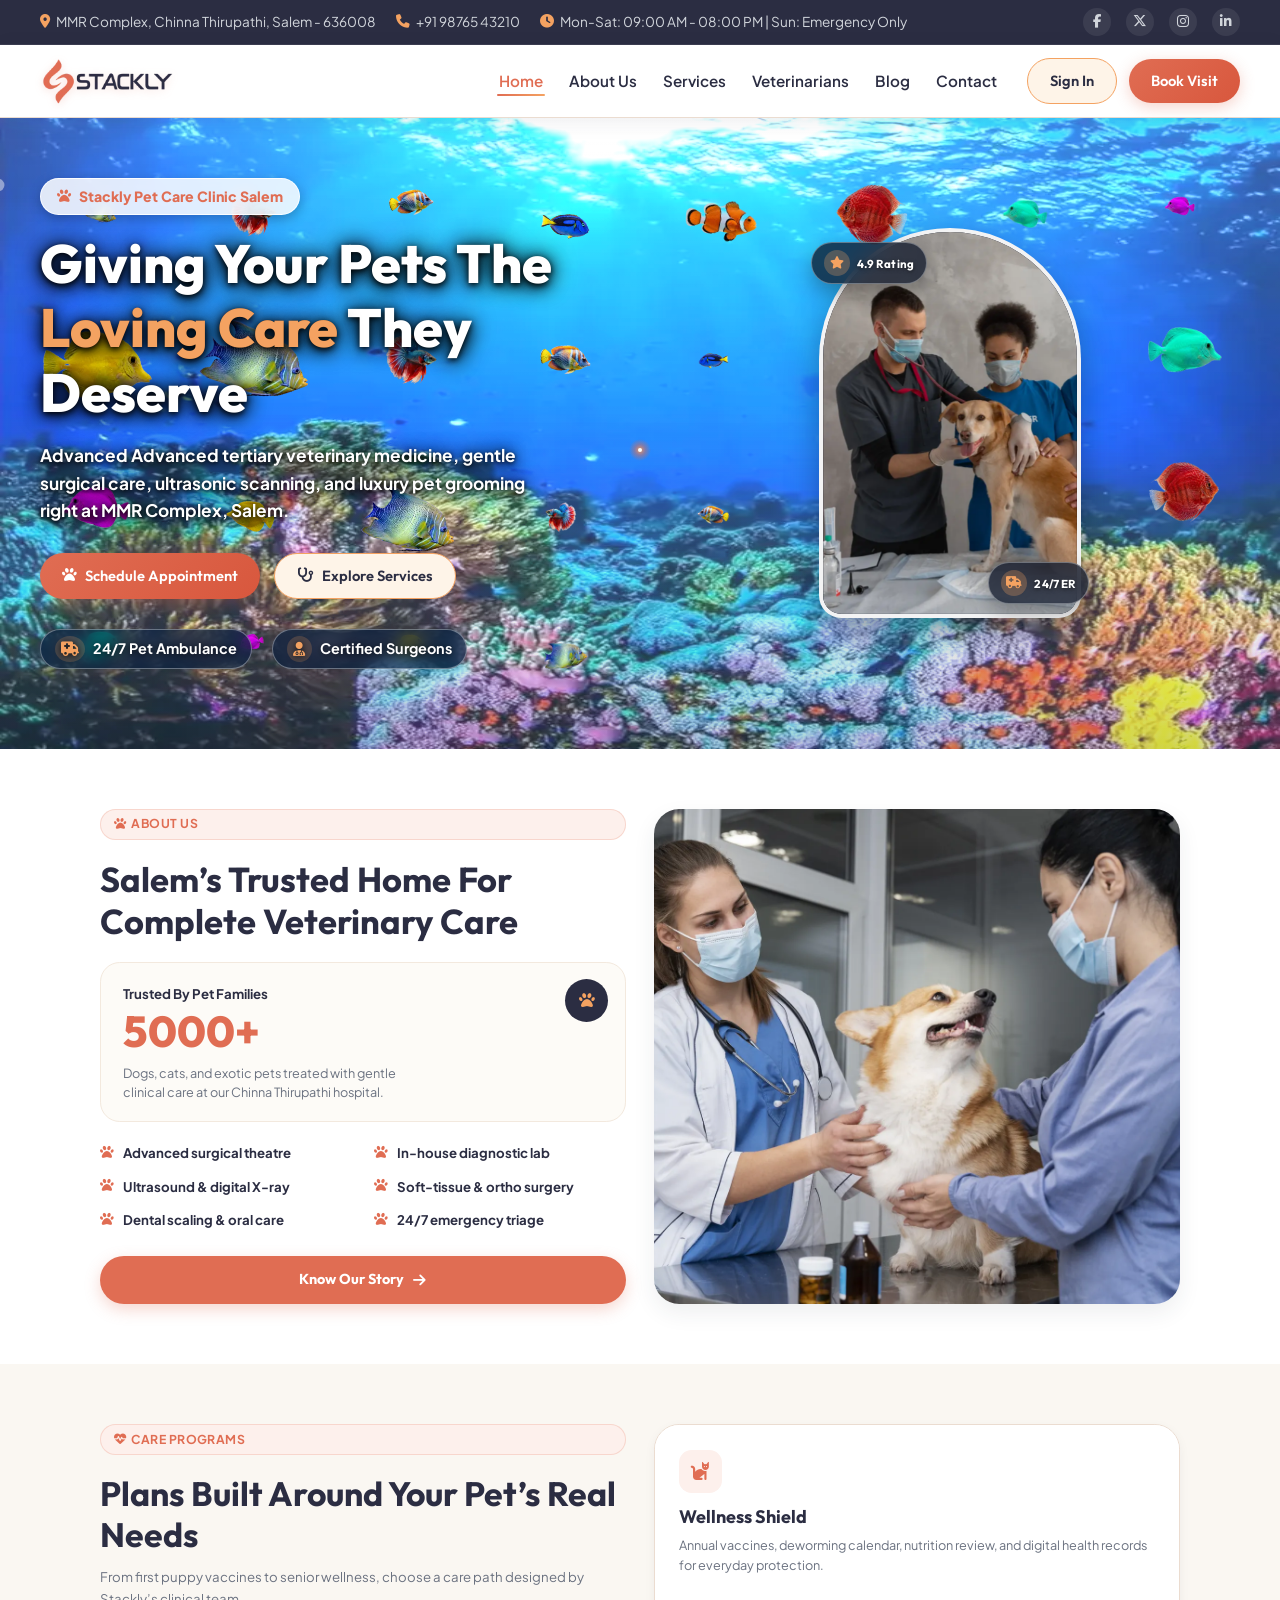
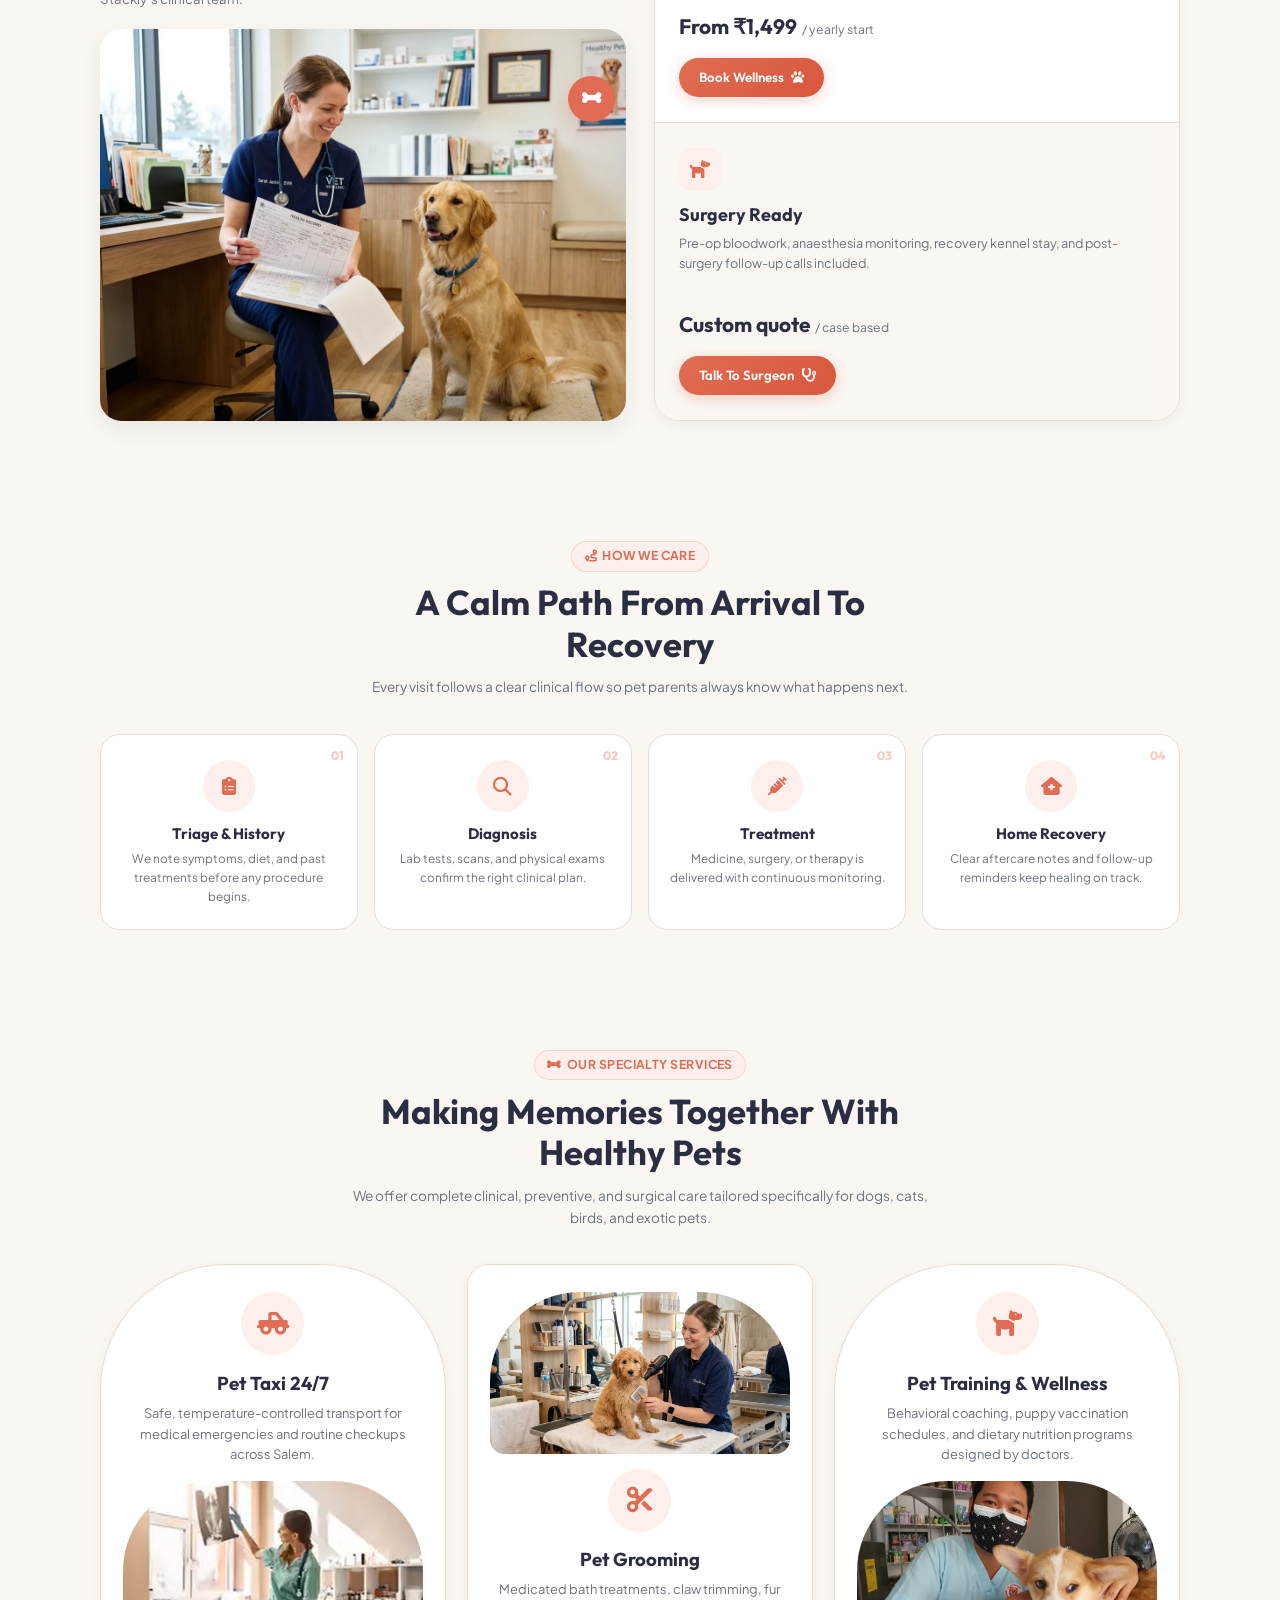
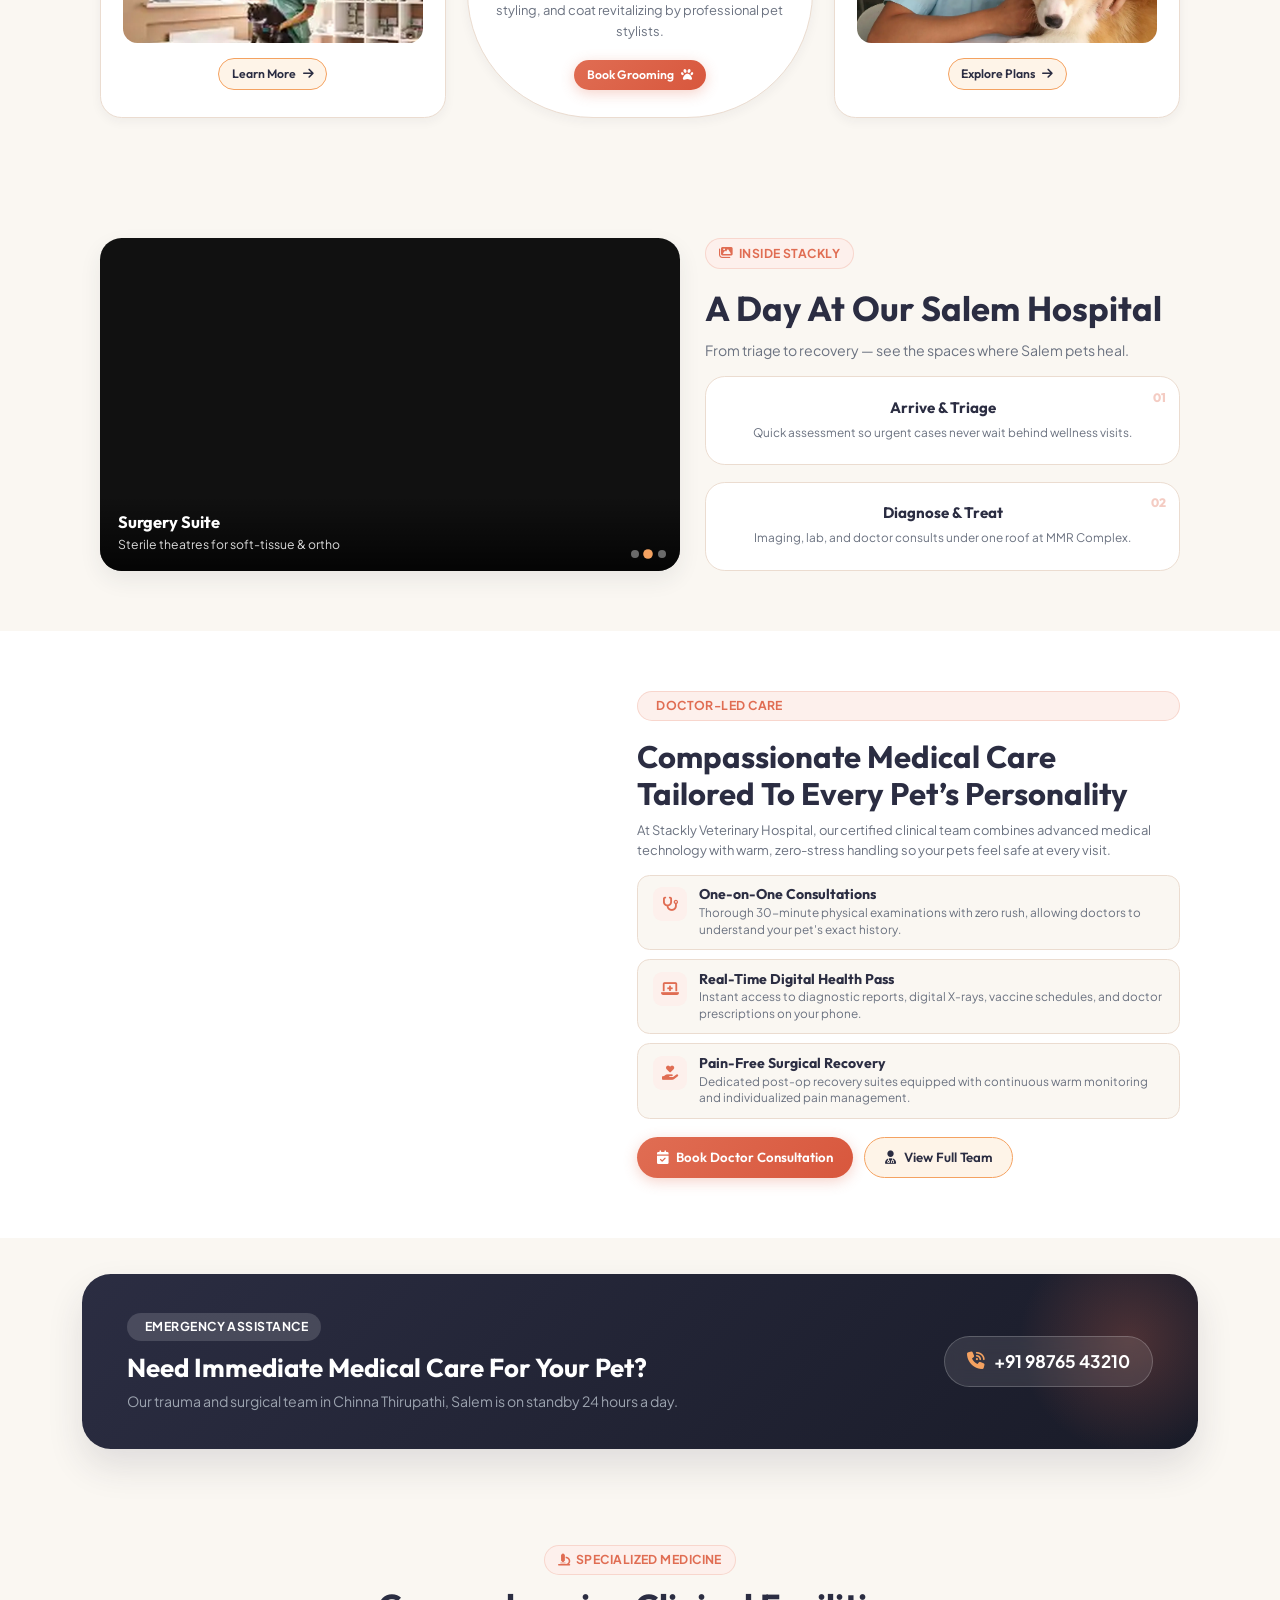
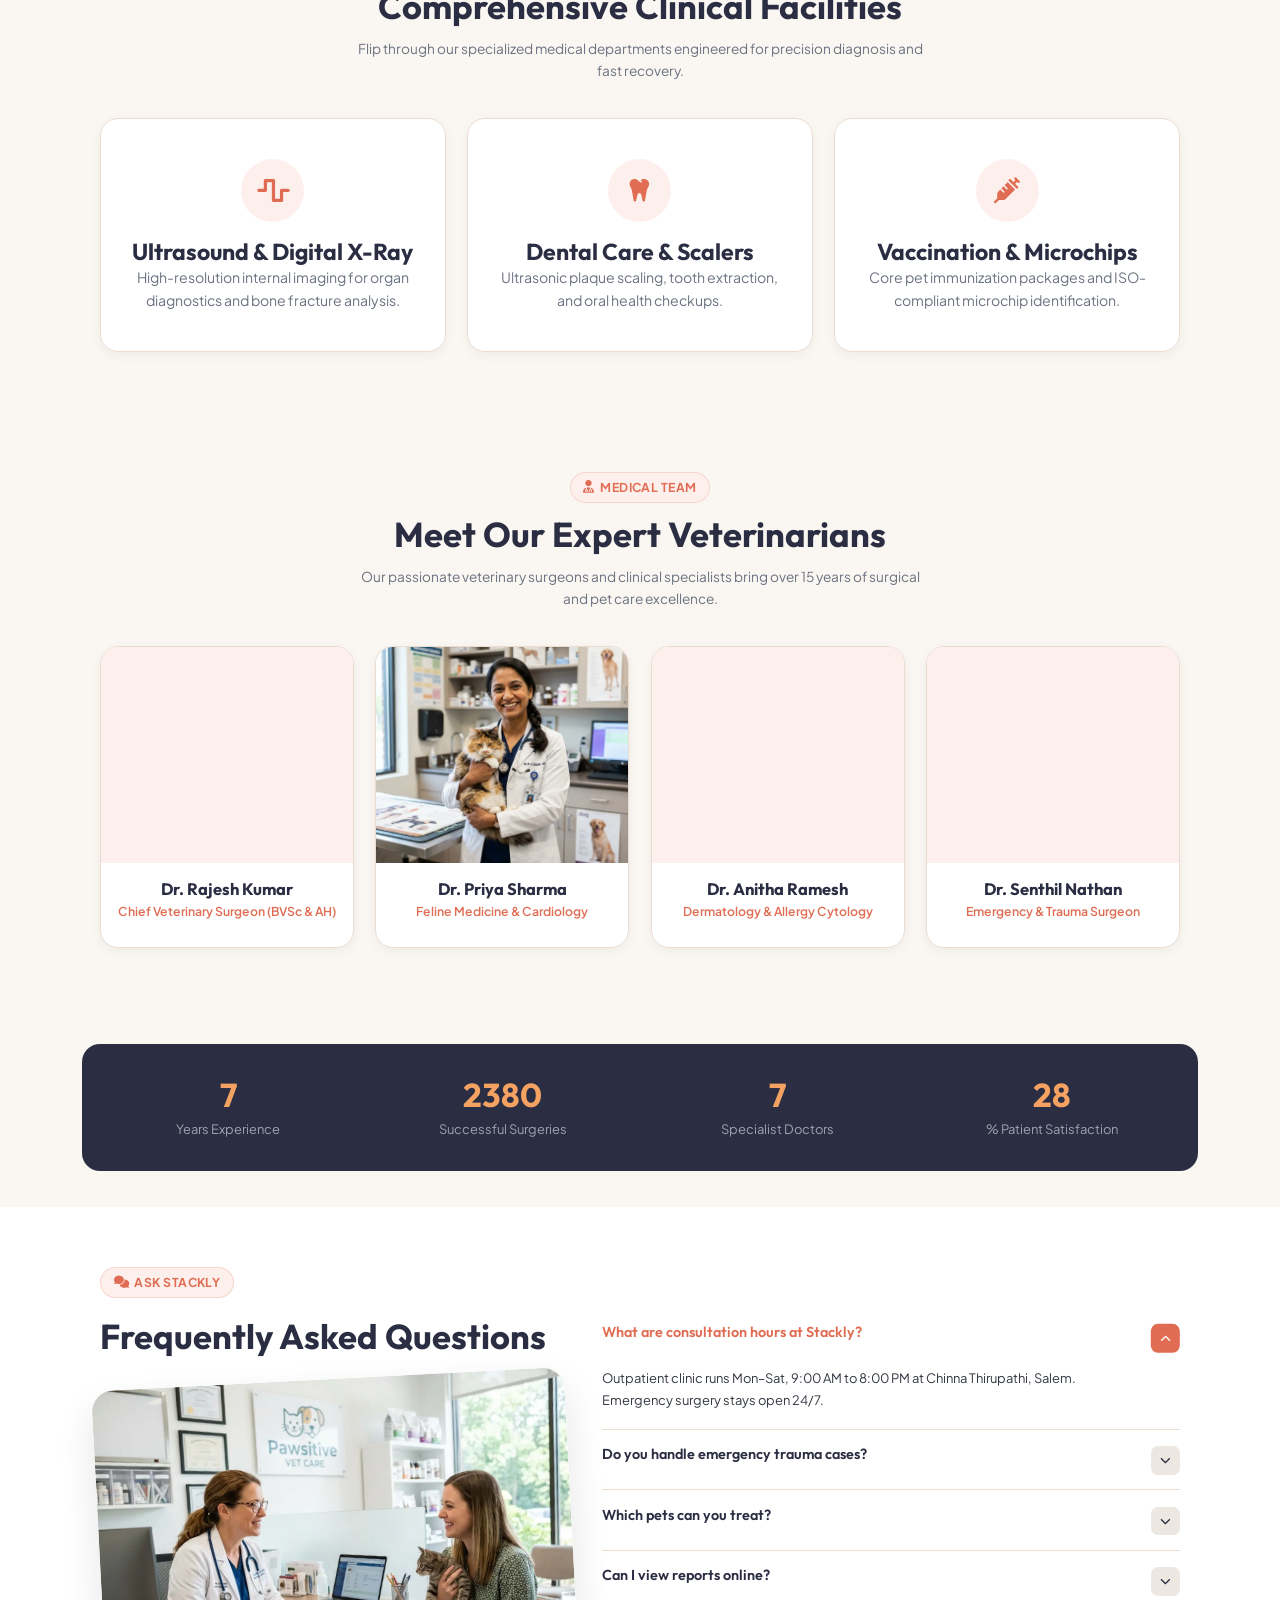
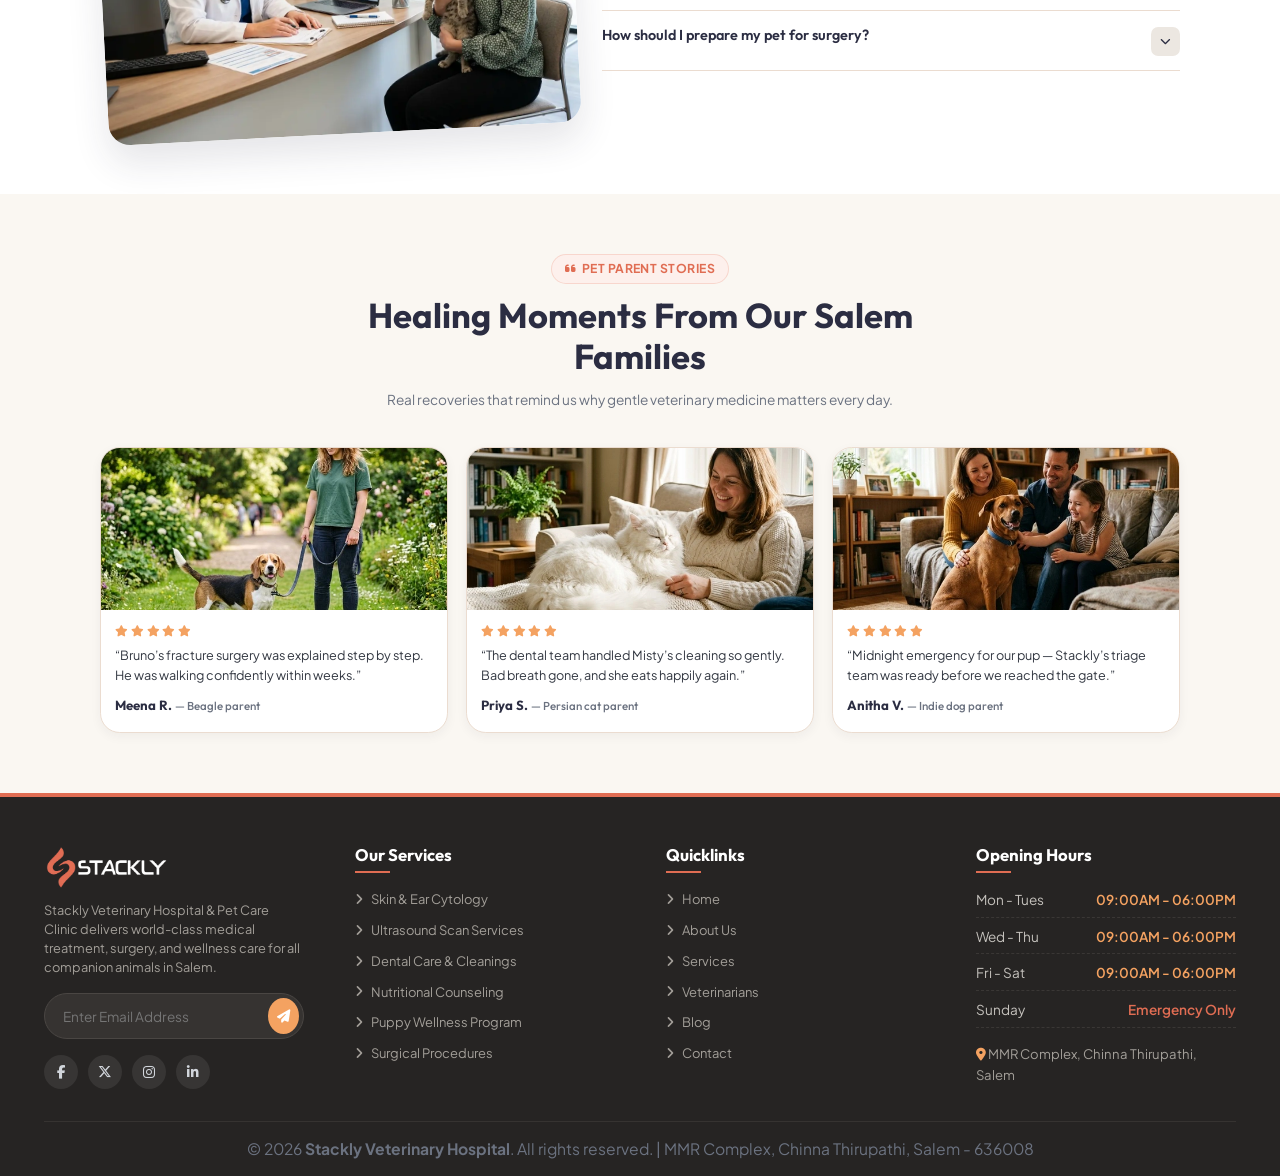
<file: index.html>
<!DOCTYPE html>
<html lang="en">
<head>
  <meta charset="UTF-8">
  <meta name="viewport" content="width=device-width, initial-scale=1.0">
  <title>Stackly | Advanced Veterinary Hospital & Pet Care Clinic</title>
  <meta name="description" content="Stackly Veterinary Hospital in Salem offers 24/7 emergency pet care, surgical procedures, ultrasound scanning, dental hygiene, and luxury pet grooming.">
  <link rel="icon" type="image/webp" href="assets/top-logo.webp">

  <!-- Critical hero assets — paint in first second -->
  <link rel="preload" as="image" href="assets/hero-aquarium11.webp" fetchpriority="high">
  <link rel="preload" as="image" href="assets/vet doc1 (1).webp" fetchpriority="high">
  <link rel="preload" as="image" href="assets/logo.webp">
  <link rel="preload" as="image" href="assets/fish_4.webp">
  <link rel="preload" as="image" href="assets/fish_5.webp">
  <link rel="preload" as="image" href="assets/fish_6.webp">
  <link rel="preload" as="image" href="assets/fish_blue_tang.webp">
  <link rel="preload" as="image" href="assets/fish_clownfish.webp">
  <link rel="preload" as="image" href="assets/fish_discus_red.webp">
  <link rel="preload" as="image" href="assets/fish_green_tang.webp">
  <link rel="preload" as="image" href="assets/fish_purple_tang.webp">
  <link rel="preload" as="image" href="assets/fish_yellow_tang.webp">

  <link rel="stylesheet" href="style.css">
  <!-- FontAwesome non-blocking so first paint is not stalled by CDN -->
  <link rel="stylesheet" href="https://cdnjs.cloudflare.com/ajax/libs/font-awesome/6.5.2/css/all.min.css" media="print" onload="this.media='all'">
  <noscript><link rel="stylesheet" href="https://cdnjs.cloudflare.com/ajax/libs/font-awesome/6.5.2/css/all.min.css"></noscript>
</head>
<body>
  <div id="site-preloader" class="site-preloader" aria-live="polite" aria-busy="true">
    <div class="preloader-bg"></div>
    <div class="preloader-waves" aria-hidden="true">
      <span></span><span></span><span></span>
    </div>
    <div class="preloader-floaters" aria-hidden="true">
      <i class="pf pf1"></i><i class="pf pf2"></i><i class="pf pf3"></i>
      <i class="pf pf4"></i><i class="pf pf5"></i><i class="pf pf6"></i>
    </div>
    <div class="preloader-inner">
      <div class="preloader-spinner" aria-hidden="true">
        <div class="spin-halo"></div>
        <svg class="spin-ring spin-ring-a" viewBox="0 0 120 120">
          <circle cx="60" cy="60" r="52" pathLength="100"></circle>
        </svg>
        <svg class="spin-ring spin-ring-b" viewBox="0 0 120 120">
          <circle cx="60" cy="60" r="42" pathLength="100"></circle>
        </svg>
        <svg class="spin-ring spin-ring-c" viewBox="0 0 120 120">
          <circle cx="60" cy="60" r="32" pathLength="100"></circle>
        </svg>
        <div class="spin-core">
          <svg class="spin-mark" viewBox="0 0 64 64" role="img" aria-hidden="true">
            <path class="spin-heart" d="M32 54S10 40 10 24c0-8 6-14 14-14 5 0 8 3 8 3s3-3 8-3c8 0 14 6 14 14 0 16-22 30-22 30z"/>
            <path class="spin-plus" d="M32 18v16M24 26h16"/>
          </svg>
        </div>
      </div>
      <img src="assets/logo.webp" alt="Stackly" class="preloader-logo" width="160" height="48">
      <p class="preloader-text">Preparing gentle care<span class="preloader-dots"></span></p>
      <div class="preloader-bar"><span></span></div>
    </div>
  </div>


    <div class="top-bar">
    <div class="container">
      <div class="top-bar-info">
        <span><i class="fa-solid fa-location-dot"></i> MMR Complex, Chinna Thirupathi, Salem - 636008</span>
        <span><i class="fa-solid fa-phone"></i> +91 98765 43210</span>
        <span><i class="fa-solid fa-clock"></i> Mon-Sat: 09:00 AM - 08:00 PM | Sun: Emergency Only</span>
      </div>
      <div class="top-bar-links">
        <a href="404.html" title="Facebook"><i class="fa-brands fa-facebook-f"></i></a>
        <a href="404.html" title="Twitter"><i class="fa-brands fa-x-twitter"></i></a>
        <a href="404.html" title="Instagram"><i class="fa-brands fa-instagram"></i></a>
        <a href="404.html" title="LinkedIn"><i class="fa-brands fa-linkedin-in"></i></a>
      </div>
    </div>
  </div>


  <header class="navbar">
    <div class="container navbar-bar">
      <a href="index.html" class="brand-logo">
        <img src="assets/logo.webp" alt="Stackly Veterinary Hospital Logo">
      </a>

      <button type="button" class="nav-toggle" aria-label="Open menu" aria-expanded="false" aria-controls="nav-panel">
        <i class="fa-solid fa-bars"></i>
      </button>

      <div class="nav-panel" id="nav-panel">
        <div class="nav-panel-header">
          <a href="index.html" class="brand-logo nav-panel-brand">
            <img src="assets/logo.webp" alt="Stackly Veterinary Hospital Logo">
          </a>
          <button type="button" class="nav-close" aria-label="Close menu">
            <i class="fa-solid fa-xmark"></i>
          </button>
        </div>

        <ul class="nav-menu">
          <li><a href="index.html" class="nav-link active">Home</a></li>
          <li><a href="about.html" class="nav-link">About Us</a></li>
          <li><a href="services.html" class="nav-link">Services</a></li>
          <li><a href="team.html" class="nav-link">Veterinarians</a></li>
          <li><a href="blog.html" class="nav-link">Blog</a></li>
          <li><a href="contact.html" class="nav-link">Contact</a></li>
        </ul>

        <div class="nav-actions">
          <a href="login.html" class="btn btn-secondary">Sign In</a>
          <a href="contact.html#book-visit" class="btn btn-primary">Book Visit</a>
        </div>
      </div>
    </div>
  </header>


  <section class="hero-section">
    <div class="container hero-grid">
      <div class="hero-content">
        <div class="hero-badge">
          <i class="fa-solid fa-paw"></i> Stackly Pet Care Clinic Salem
        </div>
        <h1 class="hero-title">Giving Your Pets The <span class="shimmer-text">Loving Care</span> They Deserve</h1>
        <p class="hero-desc">Advanced Advanced tertiary veterinary medicine, gentle surgical care, ultrasonic scanning, and luxury pet grooming right at MMR Complex, Salem.</p>

        <div class="hero-buttons">
          <a href="contact.html#book-visit" class="btn btn-primary"><i class="fa-solid fa-paw"></i> Schedule Appointment</a>
          <a href="services.html" class="btn btn-secondary"><i class="fa-solid fa-stethoscope"></i> Explore Services</a>
        </div>

        <div class="hero-features">
          <div class="hero-feature-item">
            <i class="fa-solid fa-truck-medical"></i> 24/7 Pet Ambulance
          </div>
          <div class="hero-feature-item">
            <i class="fa-solid fa-user-doctor"></i> Certified Surgeons
          </div>
        </div>
      </div>

      <div class="hero-visual">
        <div class="hero-image-wrapper">
          <img src="assets/vet doc1 (1).webp" alt="Veterinarian examining Beagle dog at Stackly Clinic" width="540" height="680" loading="eager" fetchpriority="high" decoding="async">
        </div>

        <div class="floating-card floating-card-1 animate-float">
          <div class="floating-icon"><i class="fa-solid fa-star"></i></div>
          <div class="floating-text">
            <h5>4.9 Rating</h5>
          </div>
        </div>

        <div class="floating-card floating-card-2 animate-float-delayed">
          <div class="floating-icon"><i class="fa-solid fa-truck-medical"></i></div>
          <div class="floating-text">
            <h5>24/7 ER</h5>
          </div>
        </div>
      </div>
    </div>
  </section>


  <section class="section about-split">
    <div class="container about-split-grid">
      <div class="about-split-content reveal-item">
        <span class="section-tag"><i class="fa-solid fa-paw"></i> About Us</span>
        <h2 class="about-split-title">Salem’s Trusted Home For Complete Veterinary Care</h2>

        <div class="about-trust-card">
          <div class="about-trust-copy">
            <p class="about-trust-label">Trusted By Pet Families</p>
            <strong class="about-trust-stat">5000+</strong>
            <p class="about-trust-desc">Dogs, cats, and exotic pets treated with gentle clinical care at our Chinna Thirupathi hospital.</p>
          </div>
          <div class="about-trust-badge"><i class="fa-solid fa-paw"></i></div>
        </div>

        <ul class="about-feature-list">
          <li><i class="fa-solid fa-paw"></i> Advanced surgical theatre</li>
          <li><i class="fa-solid fa-paw"></i> In-house diagnostic lab</li>
          <li><i class="fa-solid fa-paw"></i> Ultrasound &amp; digital X-ray</li>
          <li><i class="fa-solid fa-paw"></i> Soft-tissue &amp; ortho surgery</li>
          <li><i class="fa-solid fa-paw"></i> Dental scaling &amp; oral care</li>
          <li><i class="fa-solid fa-paw"></i> 24/7 emergency triage</li>
        </ul>

        <a href="about.html" class="btn btn-primary btn-about-cta">Know Our Story <i class="fa-solid fa-arrow-right"></i></a>
      </div>

      <div class="about-split-media reveal-item">
        <img src="assets/veterinarian-taking-care-pet-dog.webp" alt="Stackly veterinarian examining a pet" loading="lazy">
      </div>
    </div>
  </section>


  <section class="section bg-light care-programs">
    <div class="container care-programs-grid">
      <div class="care-programs-left reveal-item">
        <span class="section-tag"><i class="fa-solid fa-heart-pulse"></i> Care Programs</span>
        <h2 class="care-programs-title">Plans Built Around Your Pet’s Real Needs</h2>
        <p class="care-programs-desc">From first puppy vaccines to senior wellness, choose a care path designed by Stackly’s clinical team.</p>
        <div class="care-programs-visual">
          <img src="assets/care_program_wellness.webp" alt="Veterinarian discussing pet health plan" loading="lazy">
          <span class="care-programs-float"><i class="fa-solid fa-bone"></i></span>
        </div>
      </div>

      <div class="care-programs-stack reveal-item">
        <article class="care-plan-card">
          <div class="care-plan-icon"><i class="fa-solid fa-cat"></i></div>
          <h3>Wellness Shield</h3>
          <p>Annual vaccines, deworming calendar, nutrition review, and digital health records for everyday protection.</p>
          <div class="care-plan-meta">
            <strong>From ₹1,499</strong>
            <span>/ yearly start</span>
          </div>
          <a href="get-started.html" class="btn btn-primary">Book Wellness <i class="fa-solid fa-paw"></i></a>
        </article>

        <article class="care-plan-card care-plan-card-alt">
          <div class="care-plan-icon"><i class="fa-solid fa-dog"></i></div>
          <h3>Surgery Ready</h3>
          <p>Pre-op bloodwork, anaesthesia monitoring, recovery kennel stay, and post-surgery follow-up calls included.</p>
          <div class="care-plan-meta">
            <strong>Custom quote</strong>
            <span>/ case based</span>
          </div>
          <a href="contact.html" class="btn btn-primary">Talk To Surgeon <i class="fa-solid fa-stethoscope"></i></a>
        </article>
      </div>
    </div>
  </section>


  <section class="section how-care">
    <div class="container">
      <div class="section-header reveal-item">
        <span class="section-tag"><i class="fa-solid fa-route"></i> How We Care</span>
        <h2 class="section-title">A Calm Path From Arrival To Recovery</h2>
        <p class="section-desc">Every visit follows a clear clinical flow so pet parents always know what happens next.</p>
      </div>

      <div class="how-care-grid">
        <article class="how-care-card reveal-item">
          <span class="how-care-step">01</span>
          <div class="how-care-icon"><i class="fa-solid fa-clipboard-list"></i></div>
          <h3>Triage &amp; History</h3>
          <p>We note symptoms, diet, and past treatments before any procedure begins.</p>
        </article>
        <article class="how-care-card reveal-item">
          <span class="how-care-step">02</span>
          <div class="how-care-icon"><i class="fa-solid fa-magnifying-glass"></i></div>
          <h3>Diagnosis</h3>
          <p>Lab tests, scans, and physical exams confirm the right clinical plan.</p>
        </article>
        <article class="how-care-card reveal-item">
          <span class="how-care-step">03</span>
          <div class="how-care-icon"><i class="fa-solid fa-syringe"></i></div>
          <h3>Treatment</h3>
          <p>Medicine, surgery, or therapy is delivered with continuous monitoring.</p>
        </article>
        <article class="how-care-card reveal-item">
          <span class="how-care-step">04</span>
          <div class="how-care-icon"><i class="fa-solid fa-house-medical"></i></div>
          <h3>Home Recovery</h3>
          <p>Clear aftercare notes and follow-up reminders keep healing on track.</p>
        </article>
      </div>
    </div>
  </section>


  <section class="section">
    <div class="container">
      <div class="section-header reveal-item">
        <span class="section-tag"><i class="fa-solid fa-bone"></i> Our Specialty Services</span>
        <h2 class="section-title">Making Memories Together With Healthy Pets</h2>
        <p class="section-desc">We offer complete clinical, preventive, and surgical care tailored specifically for dogs, cats, birds, and exotic pets.</p>
      </div>

      <div class="arch-grid">

        <div class="arch-card tilt-card reveal-item">
          <div class="arch-card-icon"><i class="fa-solid fa-truck-pickup"></i></div>
          <h3 class="arch-card-title">Pet Taxi 24/7</h3>
          <p class="arch-card-desc">Safe, temperature-controlled transport for medical emergencies and routine checkups across Salem.</p>
          <img src="assets/premium_photo-1661963606290-34deef08c3c2.webp" class="arch-card-img" alt="Pet Taxi Service" loading="lazy" decoding="async">
          <a href="services.html" class="btn btn-secondary btn-sm">Learn More <i class="fa-solid fa-arrow-right"></i></a>
        </div>


        <div class="arch-card invert-arch tilt-card reveal-item">
          <img src="assets/pet_grooming_service.webp" class="arch-card-img" alt="Pet Grooming" loading="lazy" decoding="async">
          <div class="arch-card-icon"><i class="fa-solid fa-scissors"></i></div>
          <h3 class="arch-card-title">Pet Grooming</h3>
          <p class="arch-card-desc">Medicated bath treatments, claw trimming, fur styling, and coat revitalizing by professional pet stylists.</p>
          <a href="services.html" class="btn btn-primary btn-sm">Book Grooming <i class="fa-solid fa-paw"></i></a>
        </div>


        <div class="arch-card tilt-card reveal-item">
          <div class="arch-card-icon"><i class="fa-solid fa-dog"></i></div>
          <h3 class="arch-card-title">Pet Training &amp; Wellness</h3>
          <p class="arch-card-desc">Behavioral coaching, puppy vaccination schedules, and dietary nutrition programs designed by doctors.</p>
          <img src="assets/karlo-tottoc-ybZ5hRxaWS4-unsplash.webp" class="arch-card-img" alt="Pet Training" loading="lazy" decoding="async">
          <a href="services.html" class="btn btn-secondary btn-sm">Explore Plans <i class="fa-solid fa-arrow-right"></i></a>
        </div>
      </div>
    </div>
  </section>


  <section class="section bg-light">
    <div class="container tour-split">
      <div class="slideshow reveal-item" data-slideshow>
        <div class="slideshow-slide is-active">
          <img src="assets/inside_gentle_exam.webp" alt="Gentle exam at Stackly clinic" loading="lazy" decoding="async">
          <div class="slideshow-caption"><h3>Gentle Exams</h3><p>Low-stress handling in every consult room</p></div>
        </div>
        <div class="slideshow-slide">
          <img src="assets/inside_surgery_suite.webp" alt="Sterile surgery suite at Stackly" loading="lazy" decoding="async">
          <div class="slideshow-caption"><h3>Surgery Suite</h3><p>Sterile theatres for soft-tissue &amp; ortho</p></div>
        </div>
        <div class="slideshow-slide">
          <img src="assets/inside_happy_recovery.webp" alt="Pet recovery ward at Stackly" loading="lazy" decoding="async">
          <div class="slideshow-caption"><h3>Happy Recoveries</h3><p>Quiet wards and clear home-care plans</p></div>
        </div>
        <div class="slideshow-dots" data-slideshow-dots></div>
      </div>
      <div class="reveal-item" data-reveal="right">
        <div class="section-header" style="text-align:left;margin-bottom:16px;">
          <span class="section-tag"><i class="fa-solid fa-images"></i> Inside Stackly</span>
          <h2 style="margin:10px 0;">A Day At Our Salem Hospital</h2>
          <p>From triage to recovery — see the spaces where Salem pets heal.</p>
        </div>
        <div class="how-care-grid" style="grid-template-columns:1fr;">
          <div class="how-care-card">
            <span class="how-care-step">01</span>
            <h3>Arrive & Triage</h3>
            <p>Quick assessment so urgent cases never wait behind wellness visits.</p>
          </div>
          <div class="how-care-card">
            <span class="how-care-step">02</span>
            <h3>Diagnose & Treat</h3>
            <p>Imaging, lab, and doctor consults under one roof at MMR Complex.</p>
          </div>
        </div>
      </div>
    </div>
  </section>


  <section class="section doctor-feature-section bg-light">
    <div class="container doctor-feature-grid">

      <div class="doctor-feature-visual reveal-item">
        <div class="doctor-visual-container">
          <img src="assets/vet doc1.webp" alt="Stackly Lead Female Veterinarian Specialist" class="doctor-visual-img" loading="lazy" decoding="async">
        </div>
      </div>


      <div class="doctor-feature-content reveal-item">
        <span class="section-tag"><i class="fa-solid fa-sparkles"></i> Doctor-Led Care</span>
        <h2 class="doctor-feature-title">Compassionate Medical Care Tailored To Every Pet’s Personality</h2>
        <p class="doctor-feature-desc">At Stackly Veterinary Hospital, our certified clinical team combines advanced medical technology with warm, zero-stress handling so your pets feel safe at every visit.</p>

        <div class="doctor-highlights-list">
          <div class="doctor-highlight-card">
            <div class="highlight-icon"><i class="fa-solid fa-stethoscope"></i></div>
            <div class="highlight-info">
              <h3>One-on-One Consultations</h3>
              <p>Thorough 30-minute physical examinations with zero rush, allowing doctors to understand your pet's exact history.</p>
            </div>
          </div>

          <div class="doctor-highlight-card">
            <div class="highlight-icon"><i class="fa-solid fa-laptop-medical"></i></div>
            <div class="highlight-info">
              <h3>Real-Time Digital Health Pass</h3>
              <p>Instant access to diagnostic reports, digital X-rays, vaccine schedules, and doctor prescriptions on your phone.</p>
            </div>
          </div>

          <div class="doctor-highlight-card">
            <div class="highlight-icon"><i class="fa-solid fa-hand-holding-heart"></i></div>
            <div class="highlight-info">
              <h3>Pain-Free Surgical Recovery</h3>
              <p>Dedicated post-op recovery suites equipped with continuous warm monitoring and individualized pain management.</p>
            </div>
          </div>
        </div>

        <div class="doctor-feature-actions">
          <a href="contact.html#book-visit" class="btn btn-primary"><i class="fa-solid fa-calendar-check"></i> Book Doctor Consultation</a>
          <a href="team.html" class="btn btn-secondary"><i class="fa-solid fa-user-doctor"></i> View Full Team</a>
        </div>
      </div>
    </div>
  </section>


  <section class="section-sm container">
    <div class="banner-emergency reveal-item">
      <div class="banner-content">
        <span class="section-tag" style="background: rgba(255,255,255,0.15); color: #fff; border:none;"><i class="fa-solid fa-siren-on"></i> Emergency Assistance</span>
        <h2>Need Immediate Medical Care For Your Pet?</h2>
        <p>Our trauma and surgical team in Chinna Thirupathi, Salem is on standby 24 hours a day.</p>
      </div>
      <div class="phone-badge">
        <i class="fa-solid fa-phone-volume"></i> +91 98765 43210
      </div>
    </div>
  </section>


  <section class="section bg-light">
    <div class="container">
      <div class="section-header reveal-item">
        <span class="section-tag"><i class="fa-solid fa-microscope"></i> Specialized Medicine</span>
        <h2 class="section-title">Comprehensive Clinical Facilities</h2>
        <p class="section-desc">Flip through our specialized medical departments engineered for precision diagnosis and fast recovery.</p>
      </div>

      <div class="arch-grid">

        <div class="flip-card-container reveal-item">
          <div class="flip-card-inner">
            <div class="flip-card-front">
              <div class="arch-card-icon"><i class="fa-solid fa-wave-square"></i></div>
              <h3>Ultrasound & Digital X-Ray</h3>
              <p>High-resolution internal imaging for organ diagnostics and bone fracture analysis.</p>
            </div>
            <div class="flip-card-back">
              <h3>Diagnostic Imaging</h3>
              <p>Non-invasive Doppler ultrasound scans, echocardiography, and digital radiography with instant results.</p>
              <a href="contact.html#book-visit" class="btn btn-primary btn-sm mt-3" style="margin-top: auto !important; margin-bottom: 6px;">Book Scan</a>
            </div>
          </div>
        </div>


        <div class="flip-card-container reveal-item">
          <div class="flip-card-inner">
            <div class="flip-card-front">
              <div class="arch-card-icon"><i class="fa-solid fa-tooth"></i></div>
              <h3>Dental Care & Scalers</h3>
              <p>Ultrasonic plaque scaling, tooth extraction, and oral health checkups.</p>
            </div>
            <div class="flip-card-back">
              <h3>Oral Hygiene Care</h3>
              <p>Prevent periodontal disease, bad breath, and tooth infections with gentle dental polishing.</p>
              <a href="contact.html#book-visit" class="btn btn-primary btn-sm mt-3" style="margin-top: auto !important; margin-bottom: 6px;">Book Dental Check</a>
            </div>
          </div>
        </div>


        <div class="flip-card-container reveal-item">
          <div class="flip-card-inner">
            <div class="flip-card-front">
              <div class="arch-card-icon"><i class="fa-solid fa-syringe"></i></div>
              <h3>Vaccination & Microchips</h3>
              <p>Core pet immunization packages and ISO-compliant microchip identification.</p>
            </div>
            <div class="flip-card-back">
              <h3>Immunization Shield</h3>
              <p>Protection against Rabies, Parvovirus, DHPP, and Feline Leukemia with lifetime tracking.</p>
              <a href="contact.html#book-visit" class="btn btn-primary btn-sm mt-3" style="margin-top: auto !important; margin-bottom: 6px;">Get Vaccinated</a>
            </div>
          </div>
        </div>
      </div>
    </div>
  </section>


  <section class="section">
    <div class="container">
      <div class="section-header reveal-item">
        <span class="section-tag"><i class="fa-solid fa-user-doctor"></i> Medical Team</span>
        <h2 class="section-title">Meet Our Expert Veterinarians</h2>
        <p class="section-desc">Our passionate veterinary surgeons and clinical specialists bring over 15 years of surgical and pet care excellence.</p>
      </div>

      <div class="team-grid">
        <div class="team-card reveal-item">
          <div class="team-img-box">
            <img src="assets/dr_rajesh_kumar.webp" alt="Dr. Rajesh Kumar - Chief Veterinary Surgeon" loading="lazy" decoding="async">
            <div class="team-socials">
              <a href="404.html" aria-label="LinkedIn"><i class="fa-brands fa-linkedin-in"></i></a>
              <a href="404.html" aria-label="X"><i class="fa-brands fa-x-twitter"></i></a>
            </div>
          </div>
          <div class="team-info">
            <h4 class="team-name">Dr. Rajesh Kumar</h4>
            <p class="team-role">Chief Veterinary Surgeon (BVSc & AH)</p>
          </div>
        </div>

        <div class="team-card reveal-item">
          <div class="team-img-box">
            <img src="assets/dr_priya_sharma.webp" alt="Dr. Priya Sharma" loading="lazy" decoding="async">
            <div class="team-socials">
              <a href="404.html" aria-label="LinkedIn"><i class="fa-brands fa-linkedin-in"></i></a>
              <a href="404.html" aria-label="X"><i class="fa-brands fa-x-twitter"></i></a>
            </div>
          </div>
          <div class="team-info">
            <h4 class="team-name">Dr. Priya Sharma</h4>
            <p class="team-role">Feline Medicine & Cardiology</p>
          </div>
        </div>

        <div class="team-card reveal-item">
          <div class="team-img-box">
            <img src="assets/dr_anitha_ramesh.webp" alt="Dr. Anitha Ramesh" loading="lazy" decoding="async">
            <div class="team-socials">
              <a href="404.html" aria-label="LinkedIn"><i class="fa-brands fa-linkedin-in"></i></a>
              <a href="404.html" aria-label="X"><i class="fa-brands fa-x-twitter"></i></a>
            </div>
          </div>
          <div class="team-info">
            <h4 class="team-name">Dr. Anitha Ramesh</h4>
            <p class="team-role">Dermatology & Allergy Cytology</p>
          </div>
        </div>

        <div class="team-card reveal-item">
          <div class="team-img-box">
            <img src="assets/dr_senthil_nathan.webp" alt="Dr. Senthil Nathan" loading="lazy" decoding="async">
            <div class="team-socials">
              <a href="404.html" aria-label="LinkedIn"><i class="fa-brands fa-linkedin-in"></i></a>
              <a href="404.html" aria-label="X"><i class="fa-brands fa-x-twitter"></i></a>
            </div>
          </div>
          <div class="team-info">
            <h4 class="team-name">Dr. Senthil Nathan</h4>
            <p class="team-role">Emergency & Trauma Surgeon</p>
          </div>
        </div>
      </div>
    </div>
  </section>


  <section class="section-sm container">
    <div class="stats-bar reveal-item">
      <div class="stat-item">
        <h3 class="counter-val" data-target="15">0</h3>
        <p>Years Experience</p>
      </div>
      <div class="stat-item">
        <h3 class="counter-val" data-target="8500">0</h3>
        <p>Successful Surgeries</p>
      </div>
      <div class="stat-item">
        <h3 class="counter-val" data-target="12">0</h3>
        <p>Specialist Doctors</p>
      </div>
      <div class="stat-item">
        <h3 class="counter-val" data-target="99">0</h3>
        <p>% Patient Satisfaction</p>
      </div>
    </div>
  </section>


  <section class="section faq-split">
    <div class="container faq-split-grid">
      <div class="faq-split-left reveal-item">
        <span class="section-tag"><i class="fa-solid fa-comments"></i> Ask Stackly</span>
        <h2 class="faq-split-title">Frequently Asked Questions</h2>
        <div class="faq-tilt-frame">
          <img src="assets/ask_stackly_consult.webp" alt="Pet parent consultation at Stackly hospital" loading="lazy">
        </div>
      </div>

      <div class="faq-split-right reveal-item">
        <div class="faq-list faq-list-split">
          <div class="faq-item active">
            <button class="faq-question">
              <span>What are consultation hours at Stackly?</span>
              <i class="fa-solid fa-chevron-down"></i>
            </button>
            <div class="faq-answer">
              <p>Outpatient clinic runs Mon–Sat, 9:00 AM to 8:00 PM at Chinna Thirupathi, Salem. Emergency surgery stays open 24/7.</p>
            </div>
          </div>

          <div class="faq-item">
            <button class="faq-question">
              <span>Do you handle emergency trauma cases?</span>
              <i class="fa-solid fa-chevron-down"></i>
            </button>
            <div class="faq-answer">
              <p>Yes. Call +91 98765 43210 so triage can prepare oxygen, IV fluids, and surgical support before you arrive.</p>
            </div>
          </div>

          <div class="faq-item">
            <button class="faq-question">
              <span>Which pets can you treat?</span>
              <i class="fa-solid fa-chevron-down"></i>
            </button>
            <div class="faq-answer">
              <p>We care for dogs, cats, rabbits, birds, and selected exotic pets with species-aware protocols.</p>
            </div>
          </div>

          <div class="faq-item">
            <button class="faq-question">
              <span>Can I view reports online?</span>
              <i class="fa-solid fa-chevron-down"></i>
            </button>
            <div class="faq-answer">
              <p>Yes — sign in to the Customer Dashboard for vaccines, lab results, and prescriptions anytime.</p>
            </div>
          </div>

          <div class="faq-item">
            <button class="faq-question">
              <span>How should I prepare my pet for surgery?</span>
              <i class="fa-solid fa-chevron-down"></i>
            </button>
            <div class="faq-answer">
              <p>Usually withhold food 8–10 hours before anaesthesia. Bring past reports and current medicines; our team will confirm exact fasting rules.</p>
            </div>
          </div>
        </div>
      </div>
    </div>
  </section>


  <section class="section bg-light stories-section">
    <div class="container">
      <div class="section-header reveal-item">
        <span class="section-tag"><i class="fa-solid fa-quote-left"></i> Pet Parent Stories</span>
        <h2 class="section-title">Healing Moments From Our Salem Families</h2>
        <p class="section-desc">Real recoveries that remind us why gentle veterinary medicine matters every day.</p>
      </div>

      <div class="stories-grid">
        <article class="story-card reveal-item">
          <img src="assets/story_beagle_bruno_card.webp" alt="Bruno the Beagle recovered and healthy" loading="lazy">
          <div class="story-body">
            <div class="story-stars">
              <i class="fa-solid fa-star"></i><i class="fa-solid fa-star"></i><i class="fa-solid fa-star"></i><i class="fa-solid fa-star"></i><i class="fa-solid fa-star"></i>
            </div>
            <p>“Bruno’s fracture surgery was explained step by step. He was walking confidently within weeks.”</p>
            <h4>Meena R. <span>— Beagle parent</span></h4>
          </div>
        </article>

        <article class="story-card reveal-item">
          <img src="assets/story_persian_cat_card.webp" alt="Misty the Persian cat healthy and happy" loading="lazy">
          <div class="story-body">
            <div class="story-stars">
              <i class="fa-solid fa-star"></i><i class="fa-solid fa-star"></i><i class="fa-solid fa-star"></i><i class="fa-solid fa-star"></i><i class="fa-solid fa-star"></i>
            </div>
            <p>“The dental team handled Misty’s cleaning so gently. Bad breath gone, and she eats happily again.”</p>
            <h4>Priya S. <span>— Persian cat parent</span></h4>
          </div>
        </article>

        <article class="story-card reveal-item">
          <img src="assets/story_indie_dog_card.webp" alt="Rescued Indie pup recovered after emergency care" loading="lazy">
          <div class="story-body">
            <div class="story-stars">
              <i class="fa-solid fa-star"></i><i class="fa-solid fa-star"></i><i class="fa-solid fa-star"></i><i class="fa-solid fa-star"></i><i class="fa-solid fa-star"></i>
            </div>
            <p>“Midnight emergency for our pup — Stackly’s triage team was ready before we reached the gate.”</p>
            <h4>Anitha V. <span>— Indie dog parent</span></h4>
          </div>
        </article>
      </div>
    </div>
  </section>


  <footer class="footer">
    <div class="container">
      <div class="footer-grid">

        <div class="footer-col footer-brand">
          <img src="assets/footer-logo.webp" alt="Stackly Logo Footer">
          <p>Stackly Veterinary Hospital & Pet Care Clinic delivers world-class medical treatment, surgery, and wellness care for all companion animals in Salem.</p>

          <form class="newsletter-form" action="404.html" onsubmit="event.preventDefault(); window.location.href='404.html';">
            <input type="email" placeholder="Enter Email Address" required>
            <button type="submit"><i class="fa-solid fa-paper-plane"></i></button>
          </form>

          <div class="footer-social">
            <a href="404.html" title="Facebook" aria-label="Facebook"><i class="fa-brands fa-facebook-f"></i></a>
            <a href="404.html" title="Twitter" aria-label="Twitter"><i class="fa-brands fa-x-twitter"></i></a>
            <a href="404.html" title="Instagram" aria-label="Instagram"><i class="fa-brands fa-instagram"></i></a>
            <a href="404.html" title="LinkedIn" aria-label="LinkedIn"><i class="fa-brands fa-linkedin-in"></i></a>
          </div>
        </div>


        <div class="footer-col">
          <h4>Our Services</h4>
          <ul class="footer-links">
            <li><a href="404.html"><i class="fa-solid fa-angle-right"></i> Skin & Ear Cytology</a></li>
            <li><a href="404.html"><i class="fa-solid fa-angle-right"></i> Ultrasound Scan Services</a></li>
            <li><a href="404.html"><i class="fa-solid fa-angle-right"></i> Dental Care & Cleanings</a></li>
            <li><a href="404.html"><i class="fa-solid fa-angle-right"></i> Nutritional Counseling</a></li>
            <li><a href="404.html"><i class="fa-solid fa-angle-right"></i> Puppy Wellness Program</a></li>
            <li><a href="404.html"><i class="fa-solid fa-angle-right"></i> Surgical Procedures</a></li>
          </ul>
        </div>


        <div class="footer-col">
          <h4>Quicklinks</h4>
          <ul class="footer-links">
            <li><a href="index.html"><i class="fa-solid fa-angle-right"></i> Home</a></li>
            <li><a href="about.html"><i class="fa-solid fa-angle-right"></i> About Us</a></li>
            <li><a href="services.html"><i class="fa-solid fa-angle-right"></i> Services</a></li>
            <li><a href="team.html"><i class="fa-solid fa-angle-right"></i> Veterinarians</a></li>
            <li><a href="blog.html"><i class="fa-solid fa-angle-right"></i> Blog</a></li>
            <li><a href="contact.html"><i class="fa-solid fa-angle-right"></i> Contact</a></li>
          </ul>
        </div>


        <div class="footer-col">
          <h4>Opening Hours</h4>
          <div class="opening-hours-list">
            <div class="hours-row">
              <span>Mon - Tues</span>
              <span>09:00AM - 06:00PM</span>
            </div>
            <div class="hours-row">
              <span>Wed - Thu</span>
              <span>09:00AM - 06:00PM</span>
            </div>
            <div class="hours-row">
              <span>Fri - Sat</span>
              <span>09:00AM - 06:00PM</span>
            </div>
            <div class="hours-row">
              <span>Sunday</span>
              <span style="color: #e06d53;">Emergency Only</span>
            </div>
          </div>
          <div style="margin-top: 15px; font-size: 0.82rem; color: #a39f99;">
            <i class="fa-solid fa-location-dot" style="color: var(--secondary);"></i> MMR Complex, Chinna Thirupathi, Salem
          </div>
        </div>
      </div>

      <div class="footer-bottom">
        <p>&copy; 2026 <strong>Stackly Veterinary Hospital</strong>. All rights reserved. | MMR Complex, Chinna Thirupathi, Salem - 636008</p>
      </div>
    </div>
  </footer>


  <script src="script.js" defer></script>
</body>
</html>
</file>
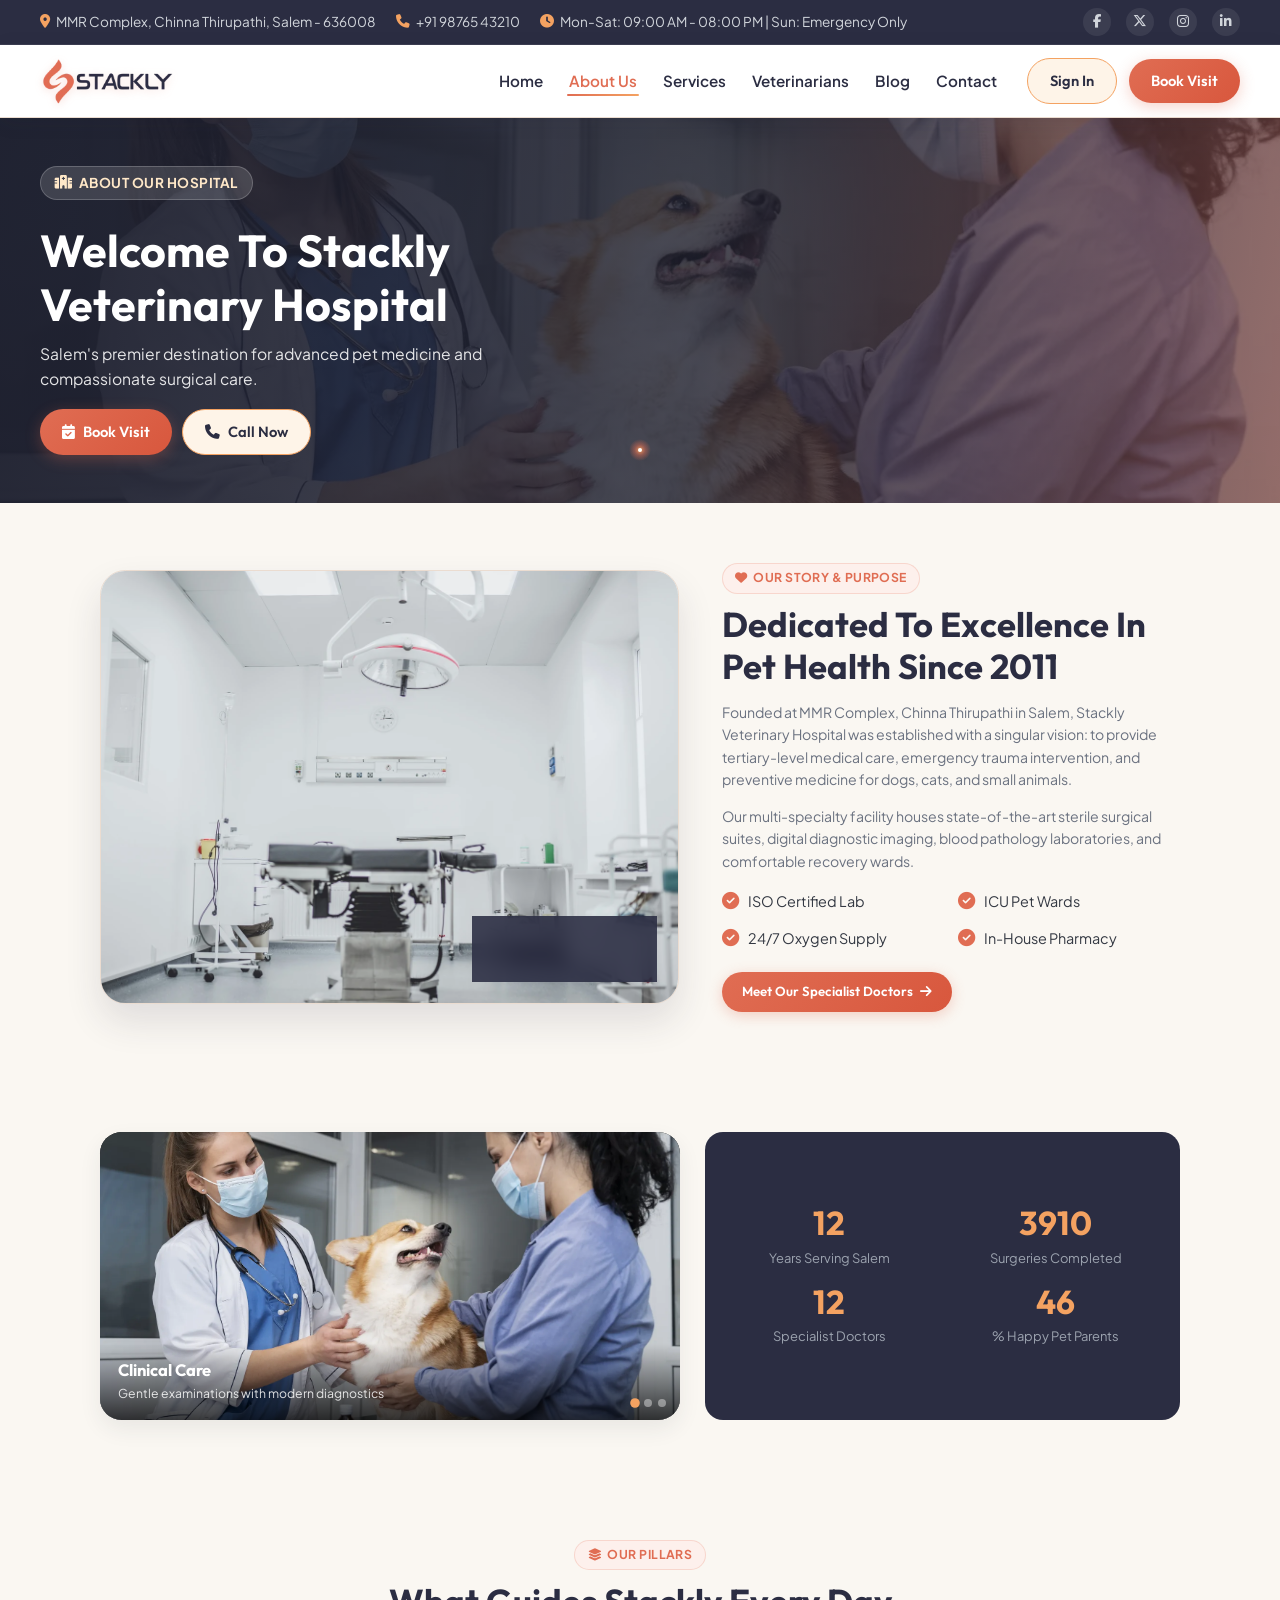
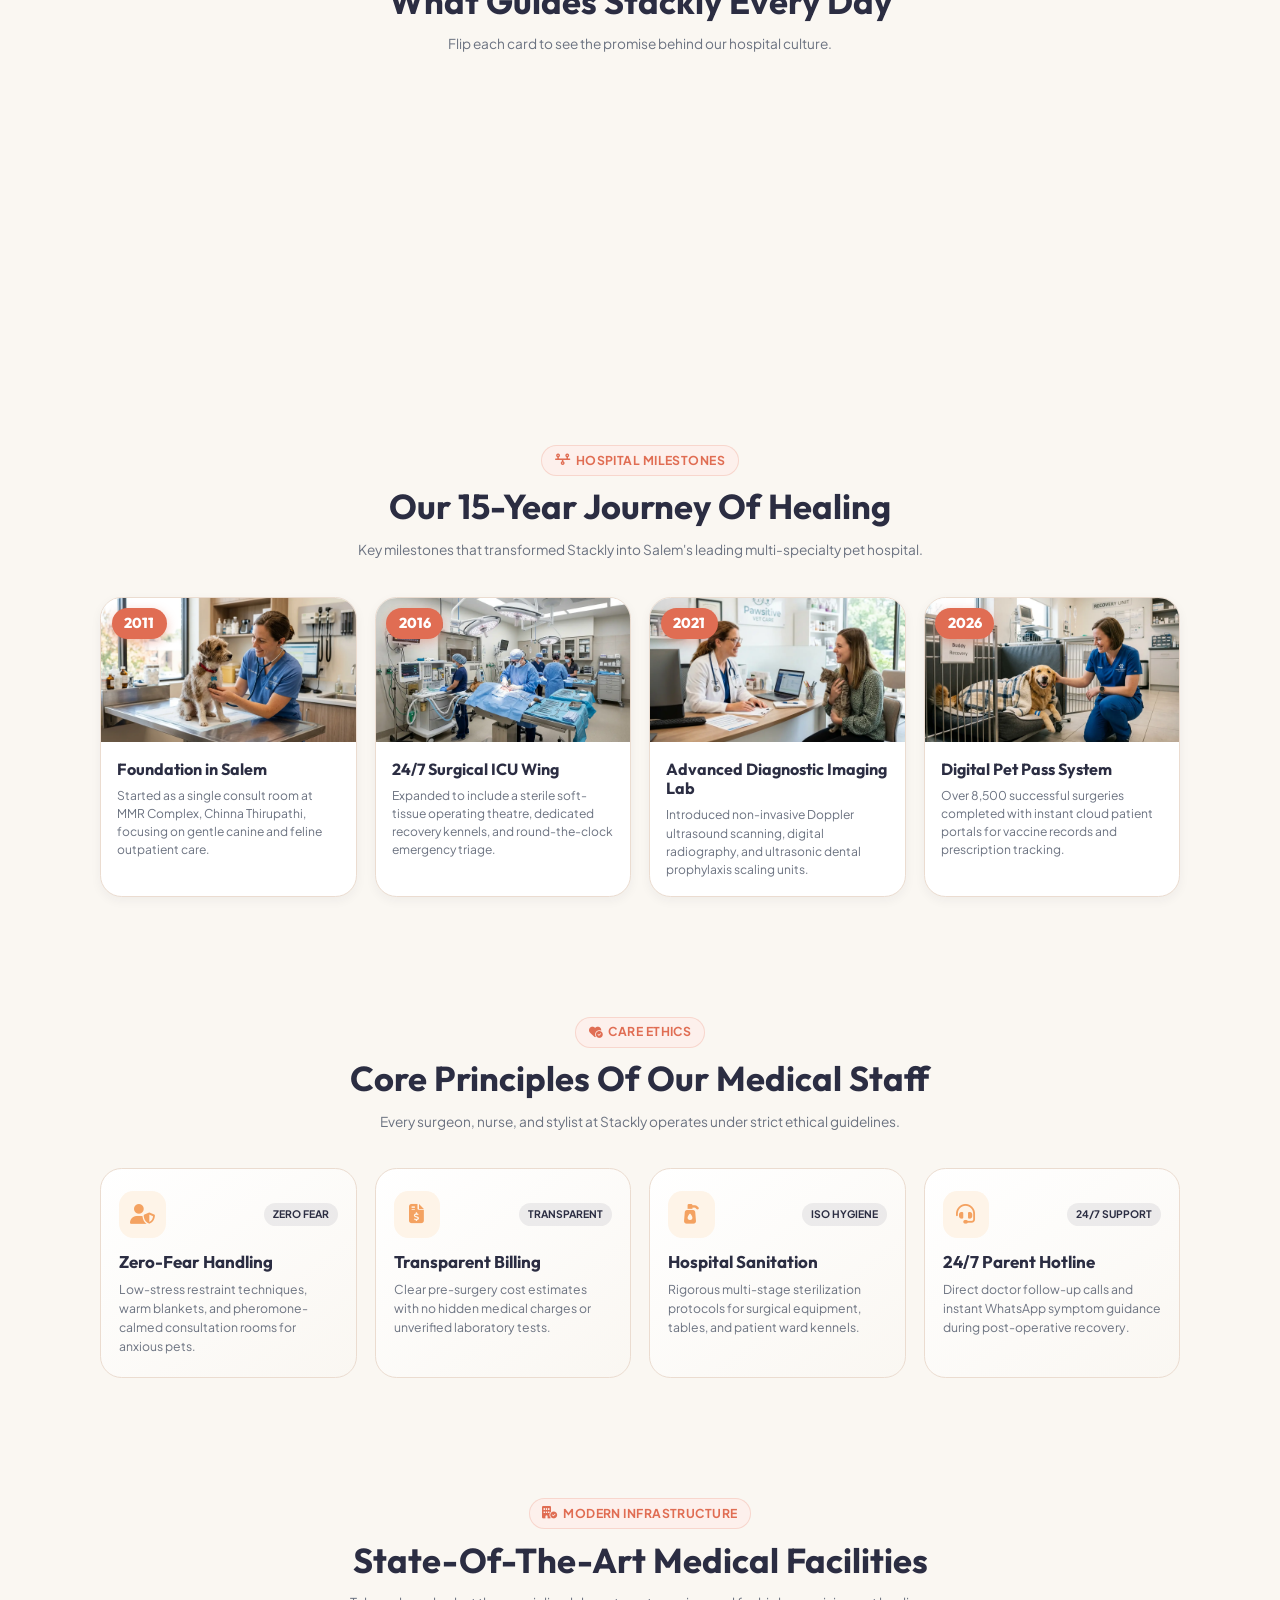
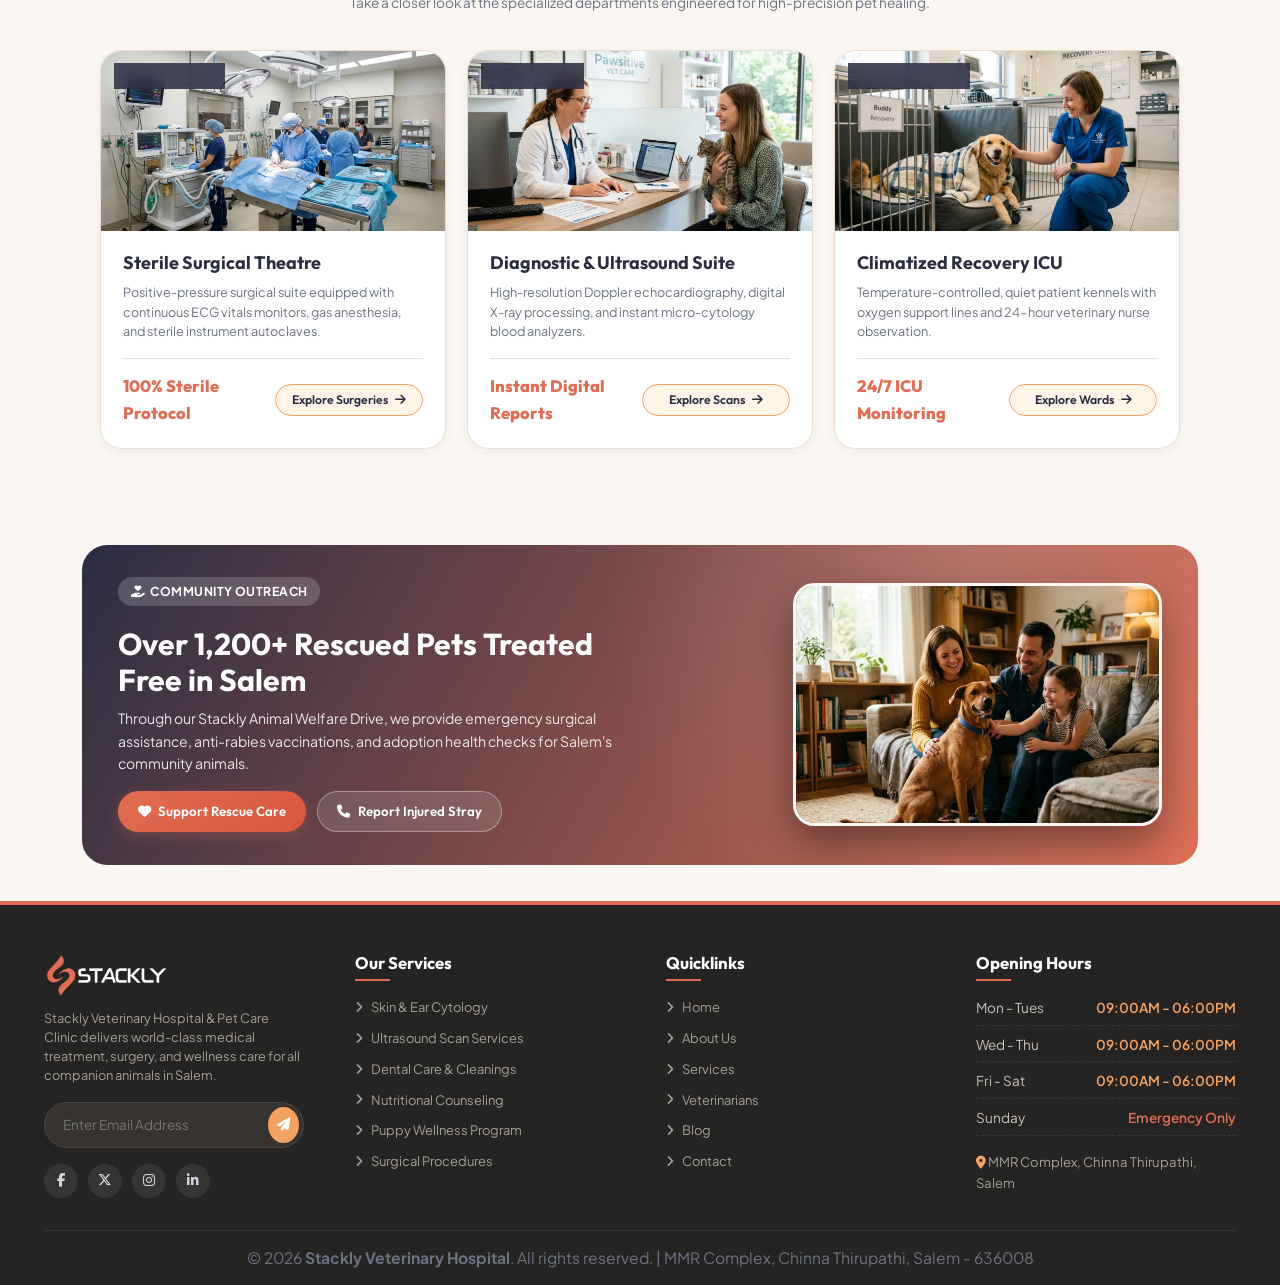
<file: about.html>
<!DOCTYPE html>
<html lang="en">
<head>
  <meta charset="UTF-8">
  <meta name="viewport" content="width=device-width, initial-scale=1.0">
  <title>About Us | Stackly Veterinary Hospital Salem</title>
  <meta name="description" content="Learn about Stackly Veterinary Hospital in Salem, our expert medical team, state-of-the-art diagnostic facilities, and compassionate care philosophy.">
  <link rel="icon" type="image/webp" href="assets/top-logo.webp">

  <link rel="stylesheet" href="https://cdnjs.cloudflare.com/ajax/libs/font-awesome/6.5.2/css/all.min.css">
  <link rel="stylesheet" href="style.css">
</head>
<body>
  <div id="site-preloader" class="site-preloader" aria-live="polite" aria-busy="true">
    <div class="preloader-bg"></div>
    <div class="preloader-waves" aria-hidden="true">
      <span></span><span></span><span></span>
    </div>
    <div class="preloader-floaters" aria-hidden="true">
      <i class="pf pf1"></i><i class="pf pf2"></i><i class="pf pf3"></i>
      <i class="pf pf4"></i><i class="pf pf5"></i><i class="pf pf6"></i>
    </div>
    <div class="preloader-inner">
      <div class="preloader-spinner" aria-hidden="true">
        <div class="spin-halo"></div>
        <svg class="spin-ring spin-ring-a" viewBox="0 0 120 120">
          <circle cx="60" cy="60" r="52" pathLength="100"></circle>
        </svg>
        <svg class="spin-ring spin-ring-b" viewBox="0 0 120 120">
          <circle cx="60" cy="60" r="42" pathLength="100"></circle>
        </svg>
        <svg class="spin-ring spin-ring-c" viewBox="0 0 120 120">
          <circle cx="60" cy="60" r="32" pathLength="100"></circle>
        </svg>
        <div class="spin-core">
          <svg class="spin-mark" viewBox="0 0 64 64" role="img" aria-hidden="true">
            <path class="spin-heart" d="M32 54S10 40 10 24c0-8 6-14 14-14 5 0 8 3 8 3s3-3 8-3c8 0 14 6 14 14 0 16-22 30-22 30z"/>
            <path class="spin-plus" d="M32 18v16M24 26h16"/>
          </svg>
        </div>
      </div>
      <img src="assets/logo.webp" alt="Stackly" class="preloader-logo" width="160" height="48">
      <p class="preloader-text">Preparing gentle care<span class="preloader-dots"></span></p>
      <div class="preloader-bar"><span></span></div>
    </div>
  </div>

    <div class="top-bar">
    <div class="container">
      <div class="top-bar-info">
        <span><i class="fa-solid fa-location-dot"></i> MMR Complex, Chinna Thirupathi, Salem - 636008</span>
        <span><i class="fa-solid fa-phone"></i> +91 98765 43210</span>
        <span><i class="fa-solid fa-clock"></i> Mon-Sat: 09:00 AM - 08:00 PM | Sun: Emergency Only</span>
      </div>
      <div class="top-bar-links">
        <a href="404.html" title="Facebook"><i class="fa-brands fa-facebook-f"></i></a>
        <a href="404.html" title="Twitter"><i class="fa-brands fa-x-twitter"></i></a>
        <a href="404.html" title="Instagram"><i class="fa-brands fa-instagram"></i></a>
        <a href="404.html" title="LinkedIn"><i class="fa-brands fa-linkedin-in"></i></a>
      </div>
    </div>
  </div>

  <header class="navbar">
    <div class="container navbar-bar">
      <a href="index.html" class="brand-logo">
        <img src="assets/logo.webp" alt="Stackly Veterinary Hospital Logo">
      </a>

      <button type="button" class="nav-toggle" aria-label="Open menu" aria-expanded="false" aria-controls="nav-panel">
        <i class="fa-solid fa-bars"></i>
      </button>

      <div class="nav-panel" id="nav-panel">
        <div class="nav-panel-header">
          <a href="index.html" class="brand-logo nav-panel-brand">
            <img src="assets/logo.webp" alt="Stackly Veterinary Hospital Logo">
          </a>
          <button type="button" class="nav-close" aria-label="Close menu">
            <i class="fa-solid fa-xmark"></i>
          </button>
        </div>

        <ul class="nav-menu">
          <li><a href="index.html" class="nav-link">Home</a></li>
          <li><a href="about.html" class="nav-link active">About Us</a></li>
          <li><a href="services.html" class="nav-link">Services</a></li>
          <li><a href="team.html" class="nav-link">Veterinarians</a></li>
          <li><a href="blog.html" class="nav-link">Blog</a></li>
          <li><a href="contact.html" class="nav-link">Contact</a></li>
        </ul>

        <div class="nav-actions">
          <a href="login.html" class="btn btn-secondary">Sign In</a>
          <a href="contact.html#book-visit" class="btn btn-primary">Book Visit</a>
        </div>
      </div>
    </div>
  </header>

  <section class="page-hero">
    <div class="page-hero-media"><img src="assets/veterinarian-taking-care-pet-dog.webp" alt=""></div>
    <div class="container">
      <span class="section-tag"><i class="fa-solid fa-hospital"></i> About Our Hospital</span>
      <h1>Welcome To Stackly Veterinary Hospital</h1>
      <p>Salem's premier destination for advanced pet medicine and compassionate surgical care.</p>
      <div class="page-hero-actions">
        <a href="contact.html#book-visit" class="btn btn-primary"><i class="fa-solid fa-calendar-check"></i> Book Visit</a>
        <a href="404.html" class="btn btn-secondary"><i class="fa-solid fa-phone"></i> Call Now</a>
      </div>
    </div>
  </section>

  <section class="section">
    <div class="container story-grid">
      <div class="story-visual-box reveal-item">
        <img src="assets/arseny-togulev-DE6rYp1nAho-unsplash.webp" alt="Stackly Veterinary Clinic Facility">
        <div class="story-experience-badge">
          <i class="fa-solid fa-award"></i>
          <div>
            <strong>15+ Years</strong>
            <span>Of Medical Excellence</span>
          </div>
        </div>
      </div>

      <div class="hero-content reveal-item">
        <span class="section-tag"><i class="fa-solid fa-heart"></i> Our Story & Purpose</span>
        <h2 style="margin-bottom: 15px;">Dedicated To Excellence In Pet Health Since 2011</h2>
        <p style="margin-bottom: 15px;">Founded at MMR Complex, Chinna Thirupathi in Salem, Stackly Veterinary Hospital was established with a singular vision: to provide tertiary-level medical care, emergency trauma intervention, and preventive medicine for dogs, cats, and small animals.</p>
        <p style="margin-bottom: 20px;">Our multi-specialty facility houses state-of-the-art sterile surgical suites, digital diagnostic imaging, blood pathology laboratories, and comfortable recovery wards.</p>

        <div style="display: grid; grid-template-columns: 1fr 1fr; gap: 15px; margin-bottom: 25px;">
          <div style="display: flex; align-items: center; gap: 10px;">
            <i class="fa-solid fa-check-circle" style="color: var(--primary); font-size: 1.2rem;"></i>
            <span>ISO Certified Lab</span>
          </div>
          <div style="display: flex; align-items: center; gap: 10px;">
            <i class="fa-solid fa-check-circle" style="color: var(--primary); font-size: 1.2rem;"></i>
            <span>ICU Pet Wards</span>
          </div>
          <div style="display: flex; align-items: center; gap: 10px;">
            <i class="fa-solid fa-check-circle" style="color: var(--primary); font-size: 1.2rem;"></i>
            <span>24/7 Oxygen Supply</span>
          </div>
          <div style="display: flex; align-items: center; gap: 10px;">
            <i class="fa-solid fa-check-circle" style="color: var(--primary); font-size: 1.2rem;"></i>
            <span>In-House Pharmacy</span>
          </div>
        </div>

        <a href="team.html" class="btn btn-primary">Meet Our Specialist Doctors <i class="fa-solid fa-arrow-right"></i></a>
      </div>
    </div>
  </section>

  <section class="section bg-light">
    <div class="container tour-split">
      <div class="slideshow reveal-item" data-slideshow>
        <div class="slideshow-slide is-active">
          <img src="assets/veterinarian-taking-care-pet-dog.webp" alt="Clinical care">
          <div class="slideshow-caption"><h3>Clinical Care</h3><p>Gentle examinations with modern diagnostics</p></div>
        </div>
        <div class="slideshow-slide">
          <img src="assets/markus-winkler-PcKhVNNyEio-unsplash.webp" alt="Surgery suite">
          <div class="slideshow-caption"><h3>Surgery Suite</h3><p>Sterile theatres for soft-tissue &amp; ortho work</p></div>
        </div>
        <div class="slideshow-slide">
          <img src="assets/karlo-tottoc-ybZ5hRxaWS4-unsplash.webp" alt="Recovery">
          <div class="slideshow-caption"><h3>Recovery Wards</h3><p>Quiet observation after every procedure</p></div>
        </div>
        <div class="slideshow-dots" data-slideshow-dots></div>
      </div>

      <div class="stats-bar reveal-item" style="display:grid;grid-template-columns:1fr 1fr;gap:16px;height:100%;align-content:center;">
        <div class="stat-item"><h3 class="counter-val" data-target="15">0</h3><p>Years Serving Salem</p></div>
        <div class="stat-item"><h3 class="counter-val" data-target="8500">0</h3><p>Surgeries Completed</p></div>
        <div class="stat-item"><h3 class="counter-val" data-target="12">0</h3><p>Specialist Doctors</p></div>
        <div class="stat-item"><h3 class="counter-val" data-target="99">0</h3><p>% Happy Pet Parents</p></div>
      </div>
    </div>
  </section>

  <section class="section">
    <div class="container">
      <div class="section-header reveal-item">
        <span class="section-tag"><i class="fa-solid fa-layer-group"></i> Our Pillars</span>
        <h2 class="section-title">What Guides Stackly Every Day</h2>
        <p class="section-desc">Flip each card to see the promise behind our hospital culture.</p>
      </div>
      <div class="arch-grid">
        <div class="flip-card-container reveal-item" data-delay="1">
          <div class="flip-card-inner">
            <div class="flip-card-front">
              <div class="arch-card-icon"><i class="fa-solid fa-hand-holding-heart"></i></div>
              <h3>Compassion First</h3>
              <p>Calm handling for pets — and clear answers for parents.</p>
            </div>
            <div class="flip-card-back">
              <span class="flip-back-badge"><i class="fa-solid fa-heart-pulse"></i> Our Promise</span>
              <h3>Stress-Free Care</h3>
              <p>Fear-free examination techniques and zero-rush consultations so every pet feels calm and safe.</p>
              <span class="flip-back-pill"><i class="fa-solid fa-circle-check"></i> Gentle Touch Guarantee</span>
            </div>
          </div>
        </div>
        <div class="flip-card-container reveal-item" data-delay="2">
          <div class="flip-card-inner">
            <div class="flip-card-front">
              <div class="arch-card-icon"><i class="fa-solid fa-shield-heart"></i></div>
              <h3>Clinical Rigour</h3>
              <p>Evidence-led protocols across surgery and medicine.</p>
            </div>
            <div class="flip-card-back">
              <span class="flip-back-badge"><i class="fa-solid fa-microscope"></i> Medical Standard</span>
              <h3>Advanced Surgical Care</h3>
              <p>Sterile operating theatres, continuous anesthesia monitoring, and ISO-calibrated pathology.</p>
              <span class="flip-back-pill"><i class="fa-solid fa-circle-check"></i> Tertiary Level Hospital</span>
            </div>
          </div>
        </div>
        <div class="flip-card-container reveal-item" data-delay="3">
          <div class="flip-card-inner">
            <div class="flip-card-front">
              <div class="arch-card-icon"><i class="fa-solid fa-people-group"></i></div>
              <h3>Community Care</h3>
              <p>Serving Salem families with accessible emergency cover.</p>
            </div>
            <div class="flip-card-back">
              <span class="flip-back-badge"><i class="fa-solid fa-hospital-user"></i> Always Near</span>
              <h3>24/7 Salem Emergency</h3>
              <p>Round-the-clock emergency trauma response & ambulance coverage at MMR Complex, Salem.</p>
              <span class="flip-back-pill"><i class="fa-solid fa-circle-check"></i> 24/7 Trauma Unit Ready</span>
            </div>
          </div>
        </div>
      </div>
    </div>
  </section>

  <section class="section bg-light">
    <div class="container">
      <div class="section-header reveal-item">
        <span class="section-tag"><i class="fa-solid fa-timeline"></i> Hospital Milestones</span>
        <h2 class="section-title">Our 15-Year Journey Of Healing</h2>
        <p class="section-desc">Key milestones that transformed Stackly into Salem's leading multi-specialty pet hospital.</p>
      </div>

      <div class="milestone-grid">
        <div class="milestone-card reveal-item" data-delay="1">
          <div class="milestone-media">
            <img src="assets/inside_gentle_exam.webp" alt="Foundation in Salem">
            <span class="milestone-year-tag">2011</span>
          </div>
          <div class="milestone-body">
            <h3>Foundation in Salem</h3>
            <p>Started as a single consult room at MMR Complex, Chinna Thirupathi, focusing on gentle canine and feline outpatient care.</p>
          </div>
        </div>

        <div class="milestone-card reveal-item" data-delay="2">
          <div class="milestone-media">
            <img src="assets/inside_surgery_suite.webp" alt="24/7 Surgical ICU Wing">
            <span class="milestone-year-tag">2016</span>
          </div>
          <div class="milestone-body">
            <h3>24/7 Surgical ICU Wing</h3>
            <p>Expanded to include a sterile soft-tissue operating theatre, dedicated recovery kennels, and round-the-clock emergency triage.</p>
          </div>
        </div>

        <div class="milestone-card reveal-item" data-delay="3">
          <div class="milestone-media">
            <img src="assets/ask_stackly_consult.webp" alt="Advanced Diagnostic Imaging Lab">
            <span class="milestone-year-tag">2021</span>
          </div>
          <div class="milestone-body">
            <h3>Advanced Diagnostic Imaging Lab</h3>
            <p>Introduced non-invasive Doppler ultrasound scanning, digital radiography, and ultrasonic dental prophylaxis scaling units.</p>
          </div>
        </div>

        <div class="milestone-card reveal-item" data-delay="4">
          <div class="milestone-media">
            <img src="assets/inside_happy_recovery.webp" alt="Digital Pet Pass System">
            <span class="milestone-year-tag">2026</span>
          </div>
          <div class="milestone-body">
            <h3>Digital Pet Pass System</h3>
            <p>Over 8,500 successful surgeries completed with instant cloud patient portals for vaccine records and prescription tracking.</p>
          </div>
        </div>
      </div>
    </div>
  </section>

  <section class="section">
    <div class="container">
      <div class="section-header reveal-item">
        <span class="section-tag"><i class="fa-solid fa-heart-circle-check"></i> Care Ethics</span>
        <h2 class="section-title">Core Principles Of Our Medical Staff</h2>
        <p class="section-desc">Every surgeon, nurse, and stylist at Stackly operates under strict ethical guidelines.</p>
      </div>

      <div class="ethics-grid">
        <div class="ethic-card reveal-item" data-delay="1">
          <div class="ethic-header">
            <div class="ethic-icon"><i class="fa-solid fa-user-shield"></i></div>
            <span class="ethic-pill">Zero Fear</span>
          </div>
          <h3>Zero-Fear Handling</h3>
          <p>Low-stress restraint techniques, warm blankets, and pheromone-calmed consultation rooms for anxious pets.</p>
        </div>

        <div class="ethic-card reveal-item" data-delay="2">
          <div class="ethic-header">
            <div class="ethic-icon"><i class="fa-solid fa-file-invoice-dollar"></i></div>
            <span class="ethic-pill">Transparent</span>
          </div>
          <h3>Transparent Billing</h3>
          <p>Clear pre-surgery cost estimates with no hidden medical charges or unverified laboratory tests.</p>
        </div>

        <div class="ethic-card reveal-item" data-delay="3">
          <div class="ethic-header">
            <div class="ethic-icon"><i class="fa-solid fa-pump-soap"></i></div>
            <span class="ethic-pill">ISO Hygiene</span>
          </div>
          <h3>Hospital Sanitation</h3>
          <p>Rigorous multi-stage sterilization protocols for surgical equipment, tables, and patient ward kennels.</p>
        </div>

        <div class="ethic-card reveal-item" data-delay="4">
          <div class="ethic-header">
            <div class="ethic-icon"><i class="fa-solid fa-headset"></i></div>
            <span class="ethic-pill">24/7 Support</span>
          </div>
          <h3>24/7 Parent Hotline</h3>
          <p>Direct doctor follow-up calls and instant WhatsApp symptom guidance during post-operative recovery.</p>
        </div>
      </div>
    </div>
  </section>

  <section class="section bg-light">
    <div class="container">
      <div class="section-header reveal-item">
        <span class="section-tag"><i class="fa-solid fa-building-circle-check"></i> Modern Infrastructure</span>
        <h2 class="section-title">State-Of-The-Art Medical Facilities</h2>
        <p class="section-desc">Take a closer look at the specialized departments engineered for high-precision pet healing.</p>
      </div>

      <div class="service-catalog-grid">
        <div class="service-catalog-card reveal-item" data-delay="1">
          <div class="service-card-media">
            <img src="assets/inside_surgery_suite.webp" alt="Sterile Operating Theatre">
            <span class="service-card-tag"><i class="fa-solid fa-stethoscope"></i> Surgical Wing</span>
          </div>
          <div class="service-card-body">
            <h3>Sterile Surgical Theatre</h3>
            <p>Positive-pressure surgical suite equipped with continuous ECG vitals monitors, gas anesthesia, and sterile instrument autoclaves.</p>
            <div class="service-card-meta">
              <span class="service-price">100% Sterile Protocol</span>
              <a href="services.html" class="btn btn-secondary btn-sm">Explore Surgeries <i class="fa-solid fa-arrow-right"></i></a>
            </div>
          </div>
        </div>

        <div class="service-catalog-card reveal-item" data-delay="2">
          <div class="service-card-media">
            <img src="assets/ask_stackly_consult.webp" alt="Diagnostic Ultrasound Room">
            <span class="service-card-tag"><i class="fa-solid fa-wave-square"></i> Diagnostics</span>
          </div>
          <div class="service-card-body">
            <h3>Diagnostic & Ultrasound Suite</h3>
            <p>High-resolution Doppler echocardiography, digital X-ray processing, and instant micro-cytology blood analyzers.</p>
            <div class="service-card-meta">
              <span class="service-price">Instant Digital Reports</span>
              <a href="services.html" class="btn btn-secondary btn-sm">Explore Scans <i class="fa-solid fa-arrow-right"></i></a>
            </div>
          </div>
        </div>

        <div class="service-catalog-card reveal-item" data-delay="3">
          <div class="service-card-media">
            <img src="assets/inside_happy_recovery.webp" alt="ICU Recovery Wards">
            <span class="service-card-tag"><i class="fa-solid fa-bed-pulse"></i> Inpatient Ward</span>
          </div>
          <div class="service-card-body">
            <h3>Climatized Recovery ICU</h3>
            <p>Temperature-controlled, quiet patient kennels with oxygen support lines and 24-hour veterinary nurse observation.</p>
            <div class="service-card-meta">
              <span class="service-price">24/7 ICU Monitoring</span>
              <a href="services.html" class="btn btn-secondary btn-sm">Explore Wards <i class="fa-solid fa-arrow-right"></i></a>
            </div>
          </div>
        </div>
      </div>
    </div>
  </section>

  <section class="section-sm container">
    <div class="cta-banner reveal-item">
      <div class="cta-banner-bg"></div>
      <div class="cta-banner-content">
        <span class="section-tag" style="background:rgba(255,255,255,0.18);color:#fff;border:none;"><i class="fa-solid fa-hand-holding-heart"></i> Community Outreach</span>
        <h2>Over 1,200+ Rescued Pets Treated Free in Salem</h2>
        <p>Through our Stackly Animal Welfare Drive, we provide emergency surgical assistance, anti-rabies vaccinations, and adoption health checks for Salem's community animals.</p>
        <div class="cta-banner-actions">
          <a href="contact.html" class="btn btn-primary"><i class="fa-solid fa-heart"></i> Support Rescue Care</a>
          <a href="404.html" class="btn btn-ghost-light"><i class="fa-solid fa-phone"></i> Report Injured Stray</a>
        </div>
      </div>

      <div class="cta-banner-media">
        <div class="cta-media-frame">
          <img src="assets/story_indie_dog.webp" alt="Stackly Rescue Pet Care in Salem">
        </div>
      </div>
    </div>
  </section>

  <footer class="footer">
    <div class="container">
      <div class="footer-grid">

        <div class="footer-col footer-brand">
          <img src="assets/footer-logo.webp" alt="Stackly Logo Footer">
          <p>Stackly Veterinary Hospital & Pet Care Clinic delivers world-class medical treatment, surgery, and wellness care for all companion animals in Salem.</p>

          <form class="newsletter-form" action="404.html" onsubmit="event.preventDefault(); window.location.href='404.html';">
            <input type="email" placeholder="Enter Email Address" required>
            <button type="submit"><i class="fa-solid fa-paper-plane"></i></button>
          </form>

          <div class="footer-social">
            <a href="404.html" title="Facebook" aria-label="Facebook"><i class="fa-brands fa-facebook-f"></i></a>
            <a href="404.html" title="Twitter" aria-label="Twitter"><i class="fa-brands fa-x-twitter"></i></a>
            <a href="404.html" title="Instagram" aria-label="Instagram"><i class="fa-brands fa-instagram"></i></a>
            <a href="404.html" title="LinkedIn" aria-label="LinkedIn"><i class="fa-brands fa-linkedin-in"></i></a>
          </div>
        </div>

        <div class="footer-col">
          <h4>Our Services</h4>
          <ul class="footer-links">
            <li><a href="404.html"><i class="fa-solid fa-angle-right"></i> Skin & Ear Cytology</a></li>
            <li><a href="404.html"><i class="fa-solid fa-angle-right"></i> Ultrasound Scan Services</a></li>
            <li><a href="404.html"><i class="fa-solid fa-angle-right"></i> Dental Care & Cleanings</a></li>
            <li><a href="404.html"><i class="fa-solid fa-angle-right"></i> Nutritional Counseling</a></li>
            <li><a href="404.html"><i class="fa-solid fa-angle-right"></i> Puppy Wellness Program</a></li>
            <li><a href="404.html"><i class="fa-solid fa-angle-right"></i> Surgical Procedures</a></li>
          </ul>
        </div>

        <div class="footer-col">
          <h4>Quicklinks</h4>
          <ul class="footer-links">
            <li><a href="index.html"><i class="fa-solid fa-angle-right"></i> Home</a></li>
            <li><a href="about.html"><i class="fa-solid fa-angle-right"></i> About Us</a></li>
            <li><a href="services.html"><i class="fa-solid fa-angle-right"></i> Services</a></li>
            <li><a href="team.html"><i class="fa-solid fa-angle-right"></i> Veterinarians</a></li>
            <li><a href="blog.html"><i class="fa-solid fa-angle-right"></i> Blog</a></li>
            <li><a href="contact.html"><i class="fa-solid fa-angle-right"></i> Contact</a></li>
          </ul>
        </div>

        <div class="footer-col">
          <h4>Opening Hours</h4>
          <div class="opening-hours-list">
            <div class="hours-row">
              <span>Mon - Tues</span>
              <span>09:00AM - 06:00PM</span>
            </div>
            <div class="hours-row">
              <span>Wed - Thu</span>
              <span>09:00AM - 06:00PM</span>
            </div>
            <div class="hours-row">
              <span>Fri - Sat</span>
              <span>09:00AM - 06:00PM</span>
            </div>
            <div class="hours-row">
              <span>Sunday</span>
              <span style="color: #e06d53;">Emergency Only</span>
            </div>
          </div>
          <div style="margin-top: 15px; font-size: 0.82rem; color: #a39f99;">
            <i class="fa-solid fa-location-dot" style="color: var(--secondary);"></i> MMR Complex, Chinna Thirupathi, Salem
          </div>
        </div>
      </div>

      <div class="footer-bottom">
        <p>&copy; 2026 <strong>Stackly Veterinary Hospital</strong>. All rights reserved. | MMR Complex, Chinna Thirupathi, Salem - 636008</p>
      </div>
    </div>
  </footer>
  <script src="script.js"></script>
</body>
</html>
</file>
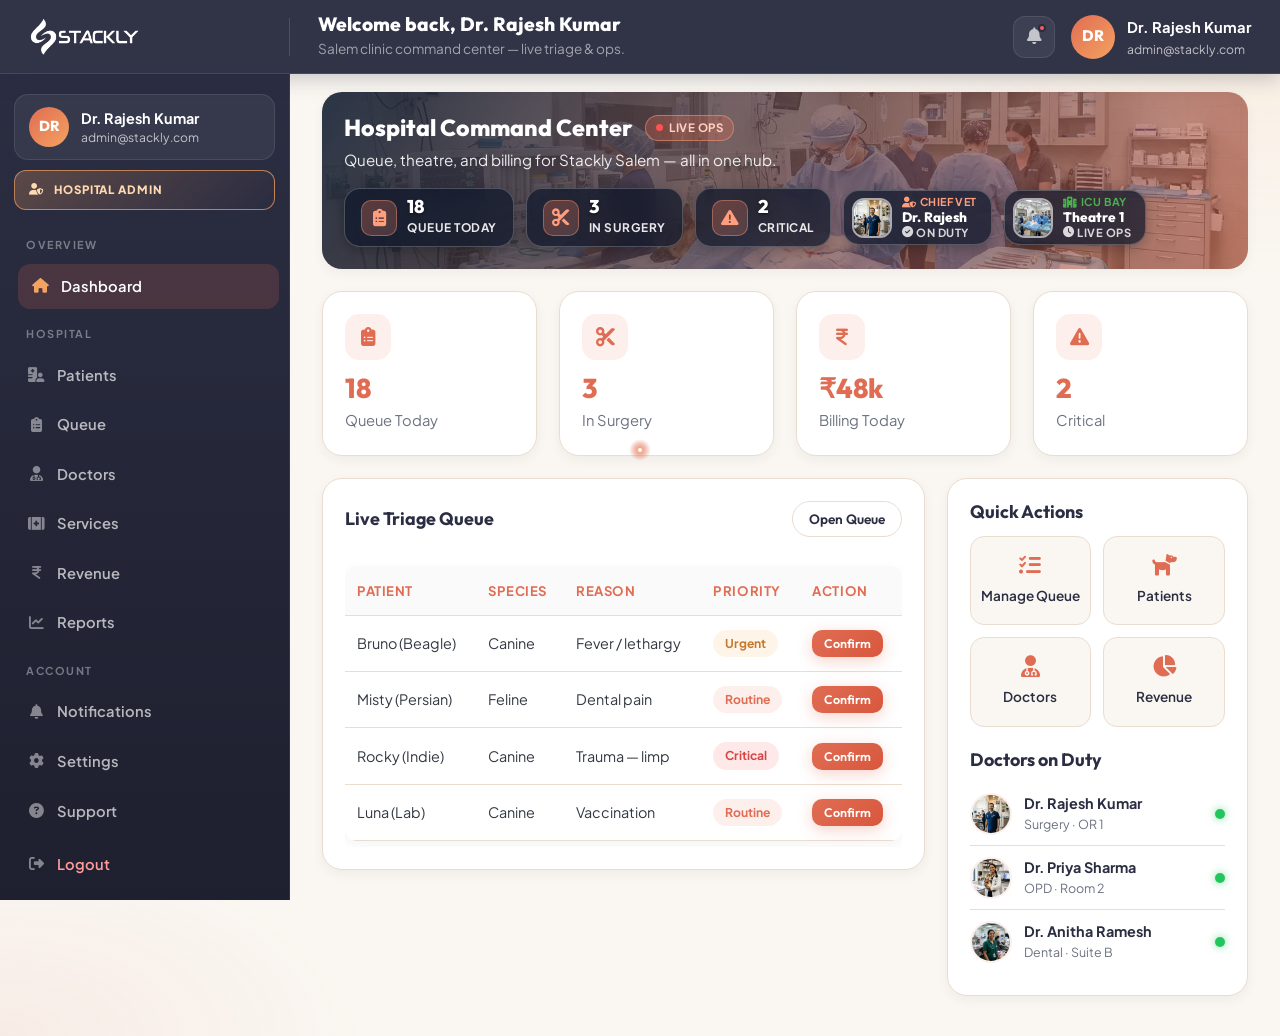
<file: admin-dashboard.html>
<!DOCTYPE html>
<html lang="en">
<head>
  <meta charset="UTF-8">
  <meta name="viewport" content="width=device-width, initial-scale=1.0">
  <title>Hospital Admin Portal | Stackly Veterinary Hospital</title>
  <meta name="description" content="Admin portal for Stackly Veterinary Hospital Salem — manage triage queue, patients, doctors, and revenue.">
  <link rel="icon" type="image/webp" href="assets/top-logo.webp">
  <link rel="stylesheet" href="https://cdnjs.cloudflare.com/ajax/libs/font-awesome/6.5.2/css/all.min.css">
  <link rel="stylesheet" href="style.css">
</head>
<body class="dash-page dash-page-admin">
  <div id="site-preloader" class="site-preloader" aria-live="polite" aria-busy="true">
    <div class="preloader-bg"></div>
    <div class="preloader-waves" aria-hidden="true">
      <span></span><span></span><span></span>
    </div>
    <div class="preloader-floaters" aria-hidden="true">
      <i class="pf pf1"></i><i class="pf pf2"></i><i class="pf pf3"></i>
      <i class="pf pf4"></i><i class="pf pf5"></i><i class="pf pf6"></i>
    </div>
    <div class="preloader-inner">
      <div class="preloader-spinner" aria-hidden="true">
        <div class="spin-halo"></div>
        <svg class="spin-ring spin-ring-a" viewBox="0 0 120 120"><circle cx="60" cy="60" r="52" pathLength="100"></circle></svg>
        <svg class="spin-ring spin-ring-b" viewBox="0 0 120 120"><circle cx="60" cy="60" r="42" pathLength="100"></circle></svg>
        <svg class="spin-ring spin-ring-c" viewBox="0 0 120 120"><circle cx="60" cy="60" r="32" pathLength="100"></circle></svg>
        <div class="spin-core">
          <svg class="spin-mark" viewBox="0 0 64 64" role="img" aria-hidden="true">
            <path class="spin-heart" d="M32 54S10 40 10 24c0-8 6-14 14-14 5 0 8 3 8 3s3-3 8-3c8 0 14 6 14 14 0 16-22 30-22 30z"/>
            <path class="spin-plus" d="M32 18v16M24 26h16"/>
          </svg>
        </div>
      </div>
      <img src="assets/logo.webp" alt="Stackly" class="preloader-logo" width="160" height="48">
      <p class="preloader-text">Preparing gentle care<span class="preloader-dots"></span></p>
      <div class="preloader-bar"><span></span></div>
    </div>
  </div>

  <div class="page-wrapper">
    <div class="dash-layout">
      <aside class="dash-sidebar" id="dashSidebar">
        <div class="sidebar-user-card">
          <div class="sidebar-user-avatar js-user-initials">DR</div>
          <div class="sidebar-user-details">
            <div class="sidebar-user-name js-user-name">Dr. Rajesh Kumar</div>
            <div class="sidebar-user-email js-user-email">admin@stackly.com</div>
          </div>
        </div>
        <div class="sidebar-role-card admin">
          <i class="fas fa-user-shield"></i> <span>HOSPITAL ADMIN</span>
        </div>
        <div class="dash-sidebar-nav-container">
          <div class="dash-nav-label">Overview</div>
          <button type="button" class="dash-nav-btn active" data-target="overview"><i class="fas fa-house"></i> Dashboard</button>
          <div class="dash-nav-label">Hospital</div>
          <button type="button" class="dash-nav-btn" data-target="patients"><i class="fas fa-hospital-user"></i> Patients</button>
          <button type="button" class="dash-nav-btn" data-target="queue"><i class="fas fa-clipboard-list"></i> Queue</button>
          <button type="button" class="dash-nav-btn" data-target="doctors"><i class="fas fa-user-doctor"></i> Doctors</button>
          <button type="button" class="dash-nav-btn" data-target="services"><i class="fas fa-kit-medical"></i> Services</button>
          <button type="button" class="dash-nav-btn" data-target="revenue"><i class="fas fa-indian-rupee-sign"></i> Revenue</button>
          <button type="button" class="dash-nav-btn" data-target="reports"><i class="fas fa-chart-line"></i> Reports</button>
          <div class="dash-nav-label">Account</div>
          <button type="button" class="dash-nav-btn" data-target="notifications"><i class="fas fa-bell"></i> Notifications</button>
          <button type="button" class="dash-nav-btn" data-target="settings"><i class="fas fa-gear"></i> Settings</button>
          <button type="button" class="dash-nav-btn" data-target="support"><i class="fas fa-circle-question"></i> Support</button>
        </div>
        <button type="button" class="dash-nav-btn dash-logout-btn" data-logout><i class="fas fa-right-from-bracket"></i> Logout</button>
      </aside>

      <div class="dash-sidebar-overlay" id="dashOverlay"></div>

      <header class="dash-top">
        <div class="dash-top-left">
          <div class="dash-top-logo-zone">
            <button type="button" class="dash-menu-toggle" id="dashMenuToggle" aria-label="Open menu" aria-expanded="false">
              <span class="menu-icon" aria-hidden="true"><i class="fas fa-bars"></i></span>
              <span class="close-icon" aria-hidden="true"><i class="fas fa-xmark"></i></span>
            </button>
            <a href="index.html" class="dash-top-logo"><img src="assets/logo.webp" alt="Stackly"></a>
            <div class="dash-top-divider"></div>
          </div>
          <div class="dash-top-welcome">
            <h2>Welcome back, <span class="js-user-name">Dr. Rajesh</span></h2>
            <p>Salem clinic command center — live triage & ops.</p>
          </div>
        </div>
        <div class="dash-top-right">
          <button type="button" class="dash-bell" data-target="notifications" title="Notifications" aria-label="Notifications">
            <i class="fas fa-bell"></i><span class="dot"></span>
          </button>
          <div class="dash-user">
            <div class="dash-avatar js-user-initials">DR</div>
            <div class="dash-user-details">
              <div class="dash-user-name js-user-name">Dr. Rajesh Kumar</div>
              <div class="sidebar-user-email js-user-email">admin@stackly.com</div>
            </div>
          </div>
        </div>
      </header>

      <main class="dash-main">

        <section class="dash-panel active" id="section-overview">
          <div class="dash-card welcome-hub" style="background: linear-gradient(120deg, rgba(30, 41, 59, 0.92), rgba(224,109,83,0.55)), url('assets/inside_surgery_suite.webp') center/cover;">
            <div class="welcome-hub-main">
              <div class="welcome-head-inline">
                <h3>Hospital Command Center</h3>
                <span class="welcome-tag"><span class="pulse-dot"></span> Live Ops</span>
              </div>
              <p>Queue, theatre, and billing for Stackly Salem — all in one hub.</p>
            </div>
            <div class="welcome-strip">
              <div class="welcome-stat-pill">
                <div class="stat-ico"><i class="fas fa-clipboard-list"></i></div>
                <div class="stat-info">
                  <h4>18</h4>
                  <p>Queue Today</p>
                </div>
              </div>
              <div class="welcome-stat-pill">
                <div class="stat-ico"><i class="fas fa-scissors"></i></div>
                <div class="stat-info">
                  <h4>3</h4>
                  <p>In Surgery</p>
                </div>
              </div>
              <div class="welcome-stat-pill">
                <div class="stat-ico"><i class="fas fa-triangle-exclamation"></i></div>
                <div class="stat-info">
                  <h4>2</h4>
                  <p>Critical</p>
                </div>
              </div>
              <div class="welcome-right-cards">
                <div class="welcome-feature-card">
                  <img src="assets/dr_rajesh_kumar.webp" alt="Dr. Rajesh Kumar">
                  <div class="feature-body">
                    <span class="feature-badge"><i class="fas fa-user-shield"></i> Chief Vet</span>
                    <h5 class="feature-title">Dr. Rajesh</h5>
                    <p class="feature-sub"><i class="fas fa-circle-check"></i> On Duty</p>
                  </div>
                </div>
                <div class="welcome-feature-card">
                  <img src="assets/inside_surgery_suite.webp" alt="Surgery Suite">
                  <div class="feature-body">
                    <span class="feature-badge" style="color: #4caf50;"><i class="fas fa-hospital"></i> ICU Bay</span>
                    <h5 class="feature-title">Theatre 1</h5>
                    <p class="feature-sub"><i class="fas fa-clock"></i> Live Ops</p>
                  </div>
                </div>
              </div>
            </div>
          </div>

          <div class="dash-grid dash-grid-4">
            <div class="dash-card dash-card-bounce-icon"><div class="dash-ico"><i class="fas fa-clipboard-list"></i></div><h3>18</h3><p>Queue Today</p></div>
            <div class="dash-card dash-card-bounce-icon"><div class="dash-ico"><i class="fas fa-scissors"></i></div><h3>3</h3><p>In Surgery</p></div>
            <div class="dash-card dash-card-bounce-icon"><div class="dash-ico"><i class="fas fa-indian-rupee-sign"></i></div><h3>₹48k</h3><p>Billing Today</p></div>
            <div class="dash-card dash-card-bounce-icon"><div class="dash-ico"><i class="fas fa-triangle-exclamation"></i></div><h3>2</h3><p>Critical</p></div>
          </div>

          <div class="dash-grid dash-grid-2" style="margin-top: 22px; grid-template-columns: 2fr 1fr;">
            <div class="dash-card">
              <div class="dash-card-head">
                <h3 class="dash-card-title">Live Triage Queue</h3>
                <button type="button" class="btn btn-outline btn-sm" data-target="queue">Open Queue</button>
              </div>
              <div class="table-scroll">
                <table class="dash-table">
                  <thead><tr><th>Patient</th><th>Species</th><th>Reason</th><th>Priority</th><th>Action</th></tr></thead>
                  <tbody>
                    <tr>
                      <td>Bruno (Beagle)</td><td>Canine</td><td>Fever / lethargy</td>
                      <td><span class="pill warn">Urgent</span></td>
                      <td><button type="button" class="btn btn-primary btn-xs action-confirm-btn" data-booking-action="approve">Confirm</button></td>
                    </tr>
                    <tr>
                      <td>Misty (Persian)</td><td>Feline</td><td>Dental pain</td>
                      <td><span class="pill">Routine</span></td>
                      <td><button type="button" class="btn btn-primary btn-xs action-confirm-btn" data-booking-action="approve">Confirm</button></td>
                    </tr>
                    <tr>
                      <td>Rocky (Indie)</td><td>Canine</td><td>Trauma — limp</td>
                      <td><span class="pill bad">Critical</span></td>
                      <td><button type="button" class="btn btn-primary btn-xs action-confirm-btn" data-booking-action="approve">Confirm</button></td>
                    </tr>
                    <tr>
                      <td>Luna (Lab)</td><td>Canine</td><td>Vaccination</td>
                      <td><span class="pill">Routine</span></td>
                      <td><button type="button" class="btn btn-primary btn-xs action-confirm-btn" data-booking-action="approve">Confirm</button></td>
                    </tr>
                  </tbody>
                </table>
              </div>
            </div>
            <div class="dash-card">
              <h3 class="dash-card-title" style="margin-bottom: 14px;">Quick Actions</h3>
              <div class="qa-grid">
                <button type="button" class="qa-btn" data-target="queue"><i class="fas fa-list-check"></i> Manage Queue</button>
                <button type="button" class="qa-btn" data-target="patients"><i class="fas fa-dog"></i> Patients</button>
                <button type="button" class="qa-btn" data-target="doctors"><i class="fas fa-user-doctor"></i> Doctors</button>
                <button type="button" class="qa-btn" data-target="revenue"><i class="fas fa-chart-pie"></i> Revenue</button>
              </div>
              <h3 class="dash-card-title" style="margin: 22px 0 12px;">Doctors on Duty</h3>
              <div class="duty-row">
                <img src="assets/dr_rajesh_kumar.webp" alt="Dr. Rajesh">
                <div><strong>Dr. Rajesh Kumar</strong><p>Surgery · OR 1</p></div>
                <span class="status-dot status-dot--live"></span>
              </div>
              <div class="duty-row">
                <img src="assets/dr_priya_sharma.webp" alt="Dr. Priya">
                <div><strong>Dr. Priya Sharma</strong><p>OPD · Room 2</p></div>
                <span class="status-dot status-dot--live"></span>
              </div>
              <div class="duty-row">
                <img src="assets/dr_anitha_ramesh.webp" alt="Dr. Anitha">
                <div><strong>Dr. Anitha Ramesh</strong><p>Dental · Suite B</p></div>
                <span class="status-dot status-dot--live"></span>
              </div>
            </div>
          </div>
        </section>

        <section class="dash-panel" id="section-patients">
          <div class="dash-card-head" style="margin-bottom: 18px;">
            <div>
              <h2 class="dash-section-title">Patient Directory</h2>
              <p class="dash-section-sub">Searchable records across Salem branch.</p>
            </div>
          </div>
          <div class="dash-card" style="margin-bottom: 22px;">
            <div class="dash-search-wrap">
              <i class="fas fa-magnifying-glass"></i>
              <input type="search" id="patientSearch" class="dash-search" placeholder="Search by pet, owner, or species…" aria-label="Search patients">
            </div>
            <div class="table-scroll" style="margin-top: 16px;">
              <table class="dash-table" id="patientTable">
                <thead><tr><th>Pet</th><th>Owner</th><th>Species</th><th>Last Visit</th><th>Status</th></tr></thead>
                <tbody>
                  <tr data-search="bruno anbarasan canine beagle"><td>Bruno</td><td>Anbarasan K</td><td>Canine</td><td>Jun 30, 2026</td><td><span class="pill">Active</span></td></tr>
                  <tr data-search="misty anbarasan feline persian"><td>Misty</td><td>Anbarasan K</td><td>Feline</td><td>Jun 12, 2026</td><td><span class="pill warn">Watch</span></td></tr>
                  <tr data-search="indie anbarasan canine indie"><td>Indie</td><td>Anbarasan K</td><td>Canine</td><td>Jul 18, 2026</td><td><span class="pill">Recovering</span></td></tr>
                  <tr data-search="rocky meera canine indie"><td>Rocky</td><td>Meera N</td><td>Canine</td><td>Aug 5, 2026</td><td><span class="pill bad">Critical</span></td></tr>
                  <tr data-search="luna karthik canine lab"><td>Luna</td><td>Karthik S</td><td>Canine</td><td>Jul 28, 2026</td><td><span class="pill">Active</span></td></tr>
                  <tr data-search="oreo deepa feline"><td>Oreo</td><td>Deepa R</td><td>Feline</td><td>Jul 10, 2026</td><td><span class="pill">Active</span></td></tr>
                </tbody>
              </table>
            </div>
          </div>
          <div class="dash-grid dash-grid-3">
            <div class="dash-card species-card">
              <div class="dash-card-img"><img src="assets/story_beagle_bruno_card.webp" alt="Canines"></div>
              <h3 class="dash-card-title">Canines</h3>
              <p>142 active patients · 9 in queue today</p>
            </div>
            <div class="dash-card species-card">
              <div class="dash-card-img"><img src="assets/story_persian_cat_card.webp" alt="Felines"></div>
              <h3 class="dash-card-title">Felines</h3>
              <p>86 active patients · 5 dental holds</p>
            </div>
            <div class="dash-card species-card">
              <div class="dash-card-img"><img src="assets/female-vet-using-otoscope-examine-ear-beautiful-beagle-dog-sick-cute-pet-sitting-examination-table-animal-clinic.webp" alt="Exotics"></div>
              <h3 class="dash-card-title">Exotics & Birds</h3>
              <p>24 registered · specialist Thursdays</p>
            </div>
          </div>
        </section>

        <section class="dash-panel" id="section-queue">
          <h2 class="dash-section-title">Appointment Queue</h2>
          <p class="dash-section-sub" style="margin-bottom: 18px;">Approve, confirm, or decline booking requests.</p>
          <div class="dash-card">
            <div class="table-scroll">
              <table class="dash-table">
                <thead><tr><th>Time</th><th>Pet / Owner</th><th>Service</th><th>Doctor Pref</th><th>Status</th><th>Actions</th></tr></thead>
                <tbody>
                  <tr>
                    <td>09:15</td><td>Bruno / Anbarasan</td><td>Wellness</td><td>Dr. Priya</td>
                    <td><span class="pill warn">Pending</span></td>
                    <td class="queue-actions">
                      <button type="button" class="btn btn-primary btn-xs" data-booking-action="approve">Approve</button>
                      <button type="button" class="btn btn-outline btn-xs" data-booking-action="decline">Decline</button>
                    </td>
                  </tr>
                  <tr>
                    <td>10:00</td><td>Rocky / Meera</td><td>Trauma</td><td>Dr. Rajesh</td>
                    <td><span class="pill warn">Pending</span></td>
                    <td class="queue-actions">
                      <button type="button" class="btn btn-primary btn-xs" data-booking-action="approve">Confirm</button>
                      <button type="button" class="btn btn-outline btn-xs" data-booking-action="decline">Decline</button>
                    </td>
                  </tr>
                  <tr>
                    <td>11:30</td><td>Misty / Anbarasan</td><td>Dental</td><td>Dr. Anitha</td>
                    <td><span class="pill warn">Pending</span></td>
                    <td class="queue-actions">
                      <button type="button" class="btn btn-primary btn-xs" data-booking-action="approve">Approve</button>
                      <button type="button" class="btn btn-outline btn-xs" data-booking-action="decline">Decline</button>
                    </td>
                  </tr>
                  <tr>
                    <td>14:00</td><td>Luna / Karthik</td><td>Vaccination</td><td>Any</td>
                    <td><span class="pill warn">Pending</span></td>
                    <td class="queue-actions">
                      <button type="button" class="btn btn-primary btn-xs" data-booking-action="approve">Approve</button>
                      <button type="button" class="btn btn-outline btn-xs" data-booking-action="decline">Decline</button>
                    </td>
                  </tr>
                  <tr>
                    <td>15:45</td><td>Oreo / Deepa</td><td>Grooming</td><td>Groom Bay</td>
                    <td><span class="pill warn">Pending</span></td>
                    <td class="queue-actions">
                      <button type="button" class="btn btn-primary btn-xs" data-booking-action="approve">Approve</button>
                      <button type="button" class="btn btn-outline btn-xs" data-booking-action="decline">Decline</button>
                    </td>
                  </tr>
                </tbody>
              </table>
            </div>
          </div>
        </section>

        <section class="dash-panel" id="section-doctors">
          <h2 class="dash-section-title">Doctor Roster</h2>
          <p class="dash-section-sub" style="margin-bottom: 18px;">Specialists on the Stackly Salem team.</p>
          <div class="dash-grid dash-grid-3">
            <div class="dash-card doctor-card">
              <img class="doctor-photo" src="assets/dr_rajesh_kumar.webp" alt="Dr. Rajesh Kumar">
              <h3 class="dash-card-title">Dr. Rajesh Kumar</h3>
              <p>Chief Vet Surgeon · Orthopedics</p>
              <div class="rating"><i class="fas fa-star"></i> 4.9 · 12 yrs</div>
            </div>
            <div class="dash-card doctor-card">
              <img class="doctor-photo" src="assets/dr_priya_sharma.webp" alt="Dr. Priya Sharma">
              <h3 class="dash-card-title">Dr. Priya Sharma</h3>
              <p>Internal Medicine · Wellness</p>
              <div class="rating"><i class="fas fa-star"></i> 4.8 · 9 yrs</div>
            </div>
            <div class="dash-card doctor-card">
              <img class="doctor-photo" src="assets/dr_anitha_ramesh.webp" alt="Dr. Anitha Ramesh">
              <h3 class="dash-card-title">Dr. Anitha Ramesh</h3>
              <p>Dental & Soft Tissue</p>
              <div class="rating"><i class="fas fa-star"></i> 4.7 · 8 yrs</div>
            </div>
            <div class="dash-card doctor-card">
              <img class="doctor-photo" src="assets/dr_senthil_nathan.webp" alt="Dr. Senthil Nathan">
              <h3 class="dash-card-title">Dr. Senthil Nathan</h3>
              <p>Emergency & Critical Care</p>
              <div class="rating"><i class="fas fa-star"></i> 4.8 · 11 yrs</div>
            </div>
            <div class="dash-card doctor-card">
              <img class="doctor-photo" src="assets/dr_meera_nambiar.webp" alt="Dr. Meera Nambiar">
              <h3 class="dash-card-title">Dr. Meera Nambiar</h3>
              <p>Dermatology · Allergy</p>
              <div class="rating"><i class="fas fa-star"></i> 4.6 · 7 yrs</div>
            </div>
            <div class="dash-card doctor-card">
              <img class="doctor-photo" src="assets/dr_vikram_sethi.webp" alt="Dr. Vikram Sethi">
              <h3 class="dash-card-title">Dr. Vikram Sethi</h3>
              <p>Imaging · Diagnostics</p>
              <div class="rating"><i class="fas fa-star"></i> 4.7 · 10 yrs</div>
            </div>
          </div>
        </section>

        <section class="dash-panel" id="section-services">
          <h2 class="dash-section-title">Services & Programs</h2>
          <p class="dash-section-sub" style="margin-bottom: 18px;">Packages offered at the Salem hospital.</p>
          <div class="dash-grid dash-grid-2">
            <div class="dash-card dash-card-tilt">
              <div class="dash-card-img"><img src="assets/inside_surgery_suite.webp" alt="Surgery"></div>
              <h3 class="dash-card-title">Surgery Suite</h3>
              <p>Orthopedic, soft-tissue, and emergency procedures with dedicated recovery bays.</p>
              <span class="pill" style="margin-top: 10px;">From ₹8,500</span>
            </div>
            <div class="dash-card dash-card-tilt">
              <div class="dash-card-img"><img src="assets/female-vet-using-otoscope-examine-ear-beautiful-beagle-dog-sick-cute-pet-sitting-examination-table-animal-clinic.webp" alt="Dental"></div>
              <h3 class="dash-card-title">Dental Care</h3>
              <p>Full mouth exams, scaling, extractions, and pain-managed recovery.</p>
              <span class="pill" style="margin-top: 10px;">From ₹3,200</span>
            </div>
            <div class="dash-card dash-card-tilt">
              <div class="dash-card-img"><img src="assets/pet_grooming_service.webp" alt="Grooming"></div>
              <h3 class="dash-card-title">Grooming</h3>
              <p>Medicated baths, dematting, and breed-specific coat care.</p>
              <span class="pill" style="margin-top: 10px;">From ₹1,200</span>
            </div>
            <div class="dash-card dash-card-tilt">
              <div class="dash-card-img"><img src="assets/care_program_wellness.webp" alt="Wellness"></div>
              <h3 class="dash-card-title">Wellness Program</h3>
              <p>Annual vaccine packs, parasite control, and nutrition consults.</p>
              <span class="pill" style="margin-top: 10px;">From ₹4,999 / yr</span>
            </div>
          </div>
        </section>

        <section class="dash-panel" id="section-revenue">
          <h2 class="dash-section-title">Revenue</h2>
          <p class="dash-section-sub" style="margin-bottom: 18px;">Billing snapshot for Salem branch.</p>
          <div class="dash-grid dash-grid-4" style="margin-bottom: 22px;">
            <div class="dash-card"><h3>₹48.2k</h3><p>Today</p></div>
            <div class="dash-card"><h3>₹3.1L</h3><p>This Week</p></div>
            <div class="dash-card"><h3>₹12.4L</h3><p>This Month</p></div>
            <div class="dash-card"><h3>94%</h3><p>Collection Rate</p></div>
          </div>
          <div class="dash-card">
            <h3 class="dash-card-title" style="margin-bottom: 12px;">Recent Transactions</h3>
            <div class="table-scroll">
              <table class="dash-table">
                <thead><tr><th>Invoice</th><th>Patient</th><th>Service</th><th>Amount</th><th>Status</th></tr></thead>
                <tbody>
                  <tr><td>#SV-4821</td><td>Indie</td><td>Ortho review</td><td>₹2,800</td><td><span class="pill">Paid</span></td></tr>
                  <tr><td>#SV-4820</td><td>Bruno</td><td>Vaccines</td><td>₹1,650</td><td><span class="pill">Paid</span></td></tr>
                  <tr><td>#SV-4819</td><td>Misty</td><td>Dental consult</td><td>₹900</td><td><span class="pill warn">Pending</span></td></tr>
                  <tr><td>#SV-4818</td><td>Rocky</td><td>Trauma triage</td><td>₹4,200</td><td><span class="pill">Paid</span></td></tr>
                  <tr><td>#SV-4817</td><td>Luna</td><td>Wellness pack</td><td>₹3,500</td><td><span class="pill">Paid</span></td></tr>
                </tbody>
              </table>
            </div>
          </div>
        </section>

        <section class="dash-panel" id="section-reports">
          <h2 class="dash-section-title">Reports</h2>
          <p class="dash-section-sub" style="margin-bottom: 18px;">Operational health for the week.</p>
          <div class="dash-grid dash-grid-3" style="margin-bottom: 22px;">
            <div class="dash-card">
              <h3 class="dash-card-title">Client Satisfaction</h3>
              <div class="stat-row"><span>Survey score</span><span>96%</span></div>
              <div class="bar-track"><span class="bar-fill" data-value="96"></span></div>
            </div>
            <div class="dash-card">
              <h3 class="dash-card-title">Recovery Rate</h3>
              <div class="stat-row"><span>Post-op outcomes</span><span>91%</span></div>
              <div class="bar-track"><span class="bar-fill" data-value="91"></span></div>
            </div>
            <div class="dash-card">
              <h3 class="dash-card-title">Bed Occupancy</h3>
              <div class="stat-row"><span>Inpatient wards</span><span>74%</span></div>
              <div class="bar-track"><span class="bar-fill" data-value="74"></span></div>
            </div>
          </div>
          <div class="dash-card">
            <h3 class="dash-card-title" style="margin-bottom: 12px;">Top Services This Month</h3>
            <div class="table-scroll">
              <table class="dash-table">
                <thead><tr><th>Service</th><th>Visits</th><th>Revenue</th><th>Trend</th></tr></thead>
                <tbody>
                  <tr><td>Wellness & Vaccines</td><td>186</td><td>₹3.8L</td><td><span class="pill">+12%</span></td></tr>
                  <tr><td>Dental</td><td>64</td><td>₹2.1L</td><td><span class="pill">+8%</span></td></tr>
                  <tr><td>Surgery</td><td>28</td><td>₹4.6L</td><td><span class="pill">+5%</span></td></tr>
                  <tr><td>Grooming</td><td>112</td><td>₹1.4L</td><td><span class="pill warn">+2%</span></td></tr>
                </tbody>
              </table>
            </div>
          </div>
        </section>

        <section class="dash-panel" id="section-notifications">
          <div class="dash-card-head" style="margin-bottom: 18px;">
            <div>
              <h2 class="dash-section-title">Admin Inbox</h2>
              <p class="dash-section-sub">Staff and system alerts.</p>
            </div>
            <button type="button" class="btn btn-outline btn-sm" id="markAllRead">Mark all as read</button>
          </div>
          <div class="dash-card">
            <div class="notif-item unread">
              <div class="notif-ico"><i class="fas fa-triangle-exclamation"></i></div>
              <div><strong>Critical admit</strong><p>Rocky (Indie) flagged for trauma triage — OR standby requested.</p></div>
              <span class="pill bad">Alert</span>
            </div>
            <div class="notif-item unread">
              <div class="notif-ico"><i class="fas fa-box"></i></div>
              <div><strong>Pharmacy stock</strong><p>Amoxicillin 250mg below reorder threshold.</p></div>
              <span class="pill warn">New</span>
            </div>
            <div class="notif-item unread">
              <div class="notif-ico"><i class="fas fa-calendar"></i></div>
              <div><strong>Overbook risk</strong><p>Thursday OPD already at 92% capacity.</p></div>
              <span class="pill">New</span>
            </div>
            <div class="notif-item">
              <div class="notif-ico"><i class="fas fa-user-check"></i></div>
              <div><strong>Shift swap approved</strong><p>Dr. Senthil covering Friday night emergency desk.</p></div>
            </div>
          </div>
        </section>

        <section class="dash-panel" id="section-settings">
          <h2 class="dash-section-title">Clinic Settings</h2>
          <p class="dash-section-sub" style="margin-bottom: 18px;">Hospital profile and system health.</p>
          <div class="dash-grid dash-grid-2">
            <div class="dash-card">
              <h3 class="dash-card-title" style="margin-bottom: 16px;">Clinic Profile</h3>
              <form id="settingsForm" class="dash-form">
                <div class="form-group">
                  <label for="clinicName">Clinic name</label>
                  <input type="text" id="clinicName" value="Stackly Veterinary Hospital — Salem" required>
                </div>
                <div class="form-group">
                  <label for="clinicPhone">Front desk phone</label>
                  <input type="tel" id="clinicPhone" value="9876543210" maxlength="10">
                </div>
                <div class="form-group">
                  <label for="clinicHours">OPD hours</label>
                  <input type="text" id="clinicHours" value="Mon–Sat 9:00 AM – 8:00 PM">
                </div>
                <div class="form-group">
                  <label for="clinicAddress">Address</label>
                  <textarea id="clinicAddress" rows="3">MMR Complex, Salem, Tamil Nadu</textarea>
                </div>
                <button type="submit" class="btn btn-primary" onclick="window.location.href='404.html'; return false;">Save Settings</button>
              </form>
            </div>
            <div class="dash-card">
              <h3 class="dash-card-title" style="margin-bottom: 16px;">System Health</h3>
              <div class="health-row ok"><i class="fas fa-circle-check"></i><div><strong>Triage board</strong><p>Online · synced 2 min ago</p></div></div>
              <div class="health-row ok"><i class="fas fa-circle-check"></i><div><strong>Lab interface</strong><p>Connected</p></div></div>
              <div class="health-row warn"><i class="fas fa-circle-exclamation"></i><div><strong>Pharmacy feed</strong><p>Delayed 8 minutes</p></div></div>
              <div class="stat-row" style="margin-top: 18px;"><span>Uptime (30d)</span><span>99.4%</span></div>
              <div class="bar-track"><span class="bar-fill" data-value="99"></span></div>
            </div>
          </div>
        </section>

        <section class="dash-panel" id="section-support">
          <h2 class="dash-section-title">Support</h2>
          <p class="dash-section-sub" style="margin-bottom: 18px;">Raise a ticket or use the hospital hotline.</p>
          <div class="dash-grid dash-grid-2">
            <div class="dash-card">
              <h3 class="dash-card-title" style="margin-bottom: 16px;">Submit a Ticket</h3>
              <form id="supportForm" class="dash-form">
                <div class="form-group">
                  <label for="ticketSubject">Subject</label>
                  <input type="text" id="ticketSubject" required placeholder="e.g. Queue board not refreshing">
                </div>
                <div class="form-group">
                  <label for="ticketPriority">Priority</label>
                  <select id="ticketPriority" class="js-sa-select" name="priority">
                    <option value="normal" selected>Normal</option>
                    <option value="high">High</option>
                    <option value="critical">Critical</option>
                  </select>
                </div>
                <div class="form-group">
                  <label for="ticketMessage">Details</label>
                  <textarea id="ticketMessage" rows="4" required placeholder="Describe the issue…"></textarea>
                </div>
                <button type="submit" class="btn btn-primary">Submit Ticket</button>
              </form>
            </div>
            <div class="dash-card">
              <h3 class="dash-card-title" style="margin-bottom: 14px;">Hotline & FAQ</h3>
              <a href="404.html" class="dash-hotline-card inline" style="display:block; text-decoration:none;">
                <div class="dash-hotline-title"><i class="fas fa-phone-volume"></i> Ops Hotline</div>
                <span class="dash-hotline-num">+91 98765 43210</span>
                <p>IT / facilities desk · 24/7</p>
              </a>
              <details class="dash-faq-item"><summary>How do I reassign a doctor mid-queue?</summary><p>Open Queue → select the booking → Approve again after changing doctor preference in the patient chart.</p></details>
              <details class="dash-faq-item"><summary>Where do I export monthly revenue?</summary><p>Revenue panel lists invoices; full CSV export is available from Settings → System Health (coming soon).</p></details>
              <details class="dash-faq-item"><summary>Who unlocks critical pharmacy overrides?</summary><p>Chief Vet Surgeon or on-call admin with HOSPITAL ADMIN role.</p></details>
            </div>
          </div>
        </section>
      </main>
    </div>
  </div>

  <div class="modal-backdrop" id="logoutModal">
    <div class="modal-card">
      <div class="modal-icon"><i class="fas fa-right-from-bracket"></i></div>
      <h3>Leaving the clinic?</h3>
      <p>You're about to sign out of the Stackly Hospital Admin portal.</p>
      <div class="modal-actions">
        <button type="button" class="btn btn-outline" id="cancelLogout">Stay Signed In</button>
        <button type="button" class="btn btn-primary" id="confirmLogout">Yes, Log Out</button>
      </div>
    </div>
  </div>

  <script src="script.js"></script>
</body>
</html>
</file>
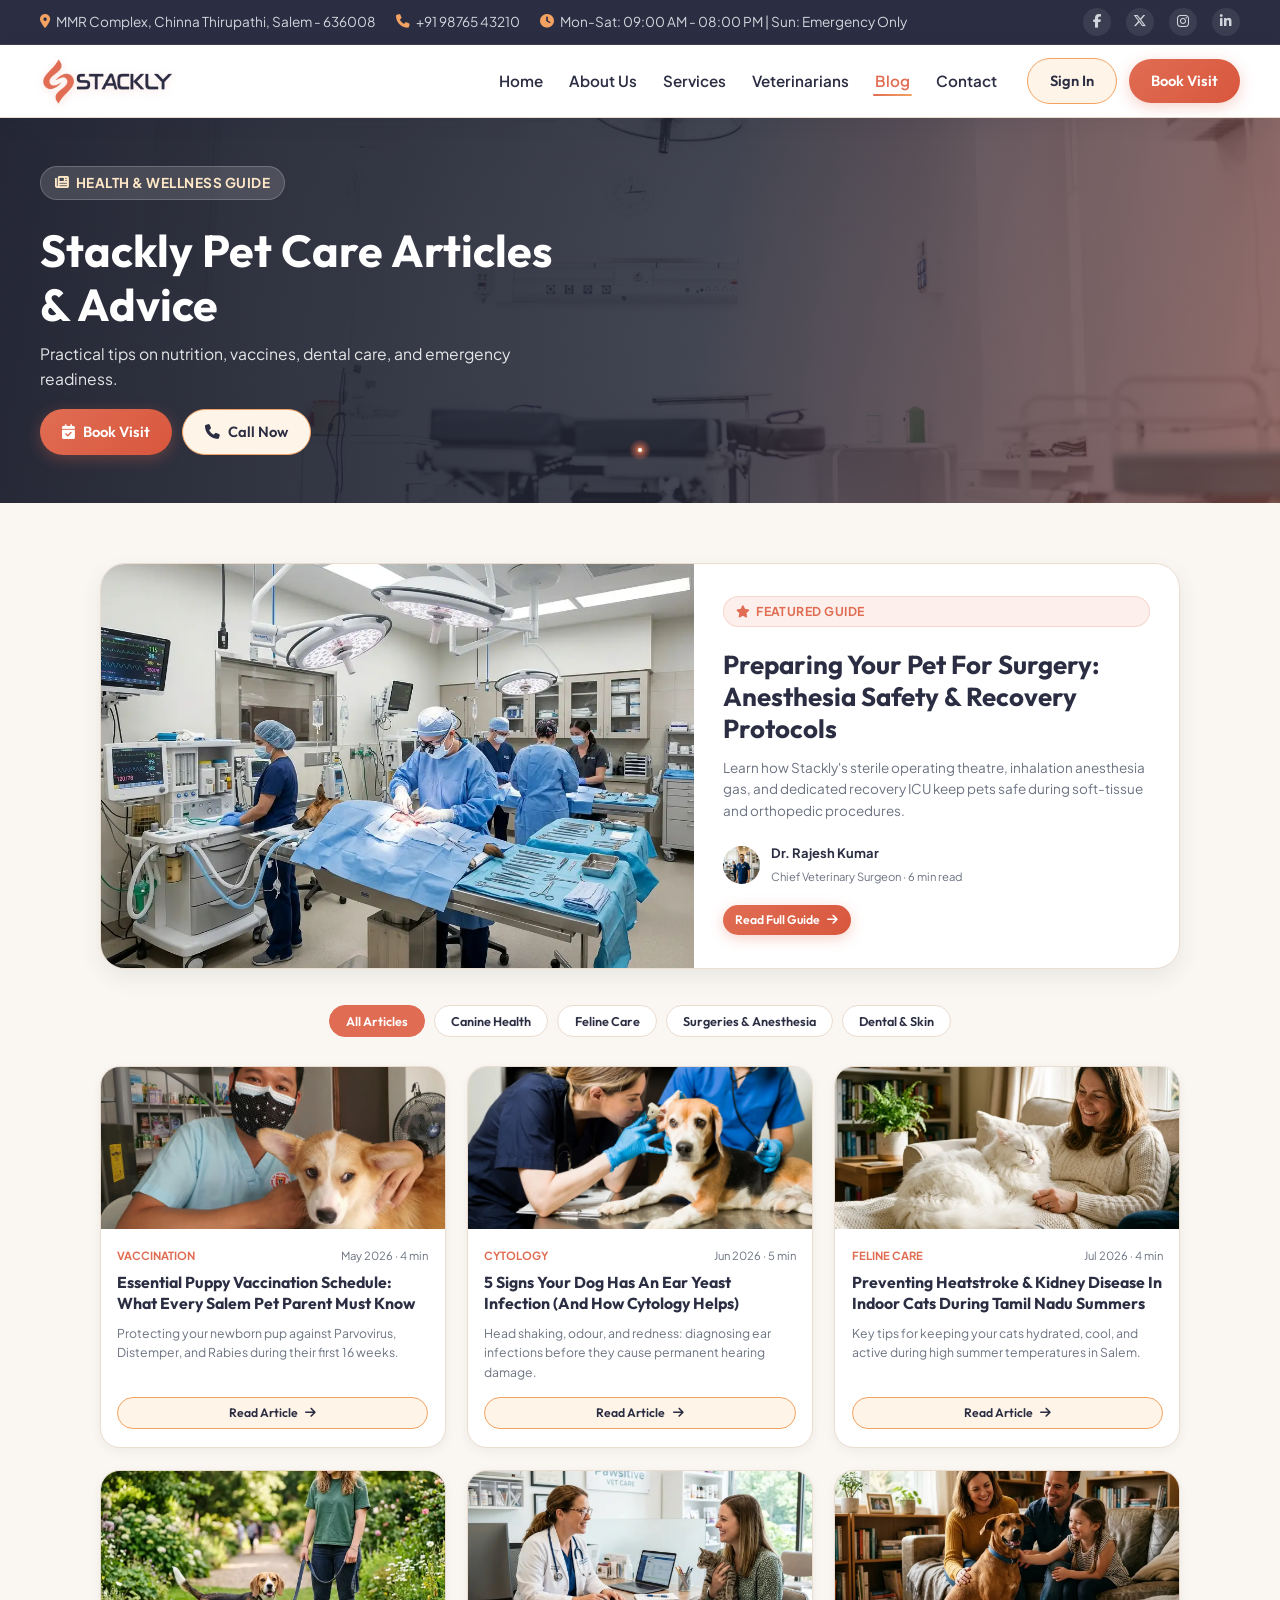
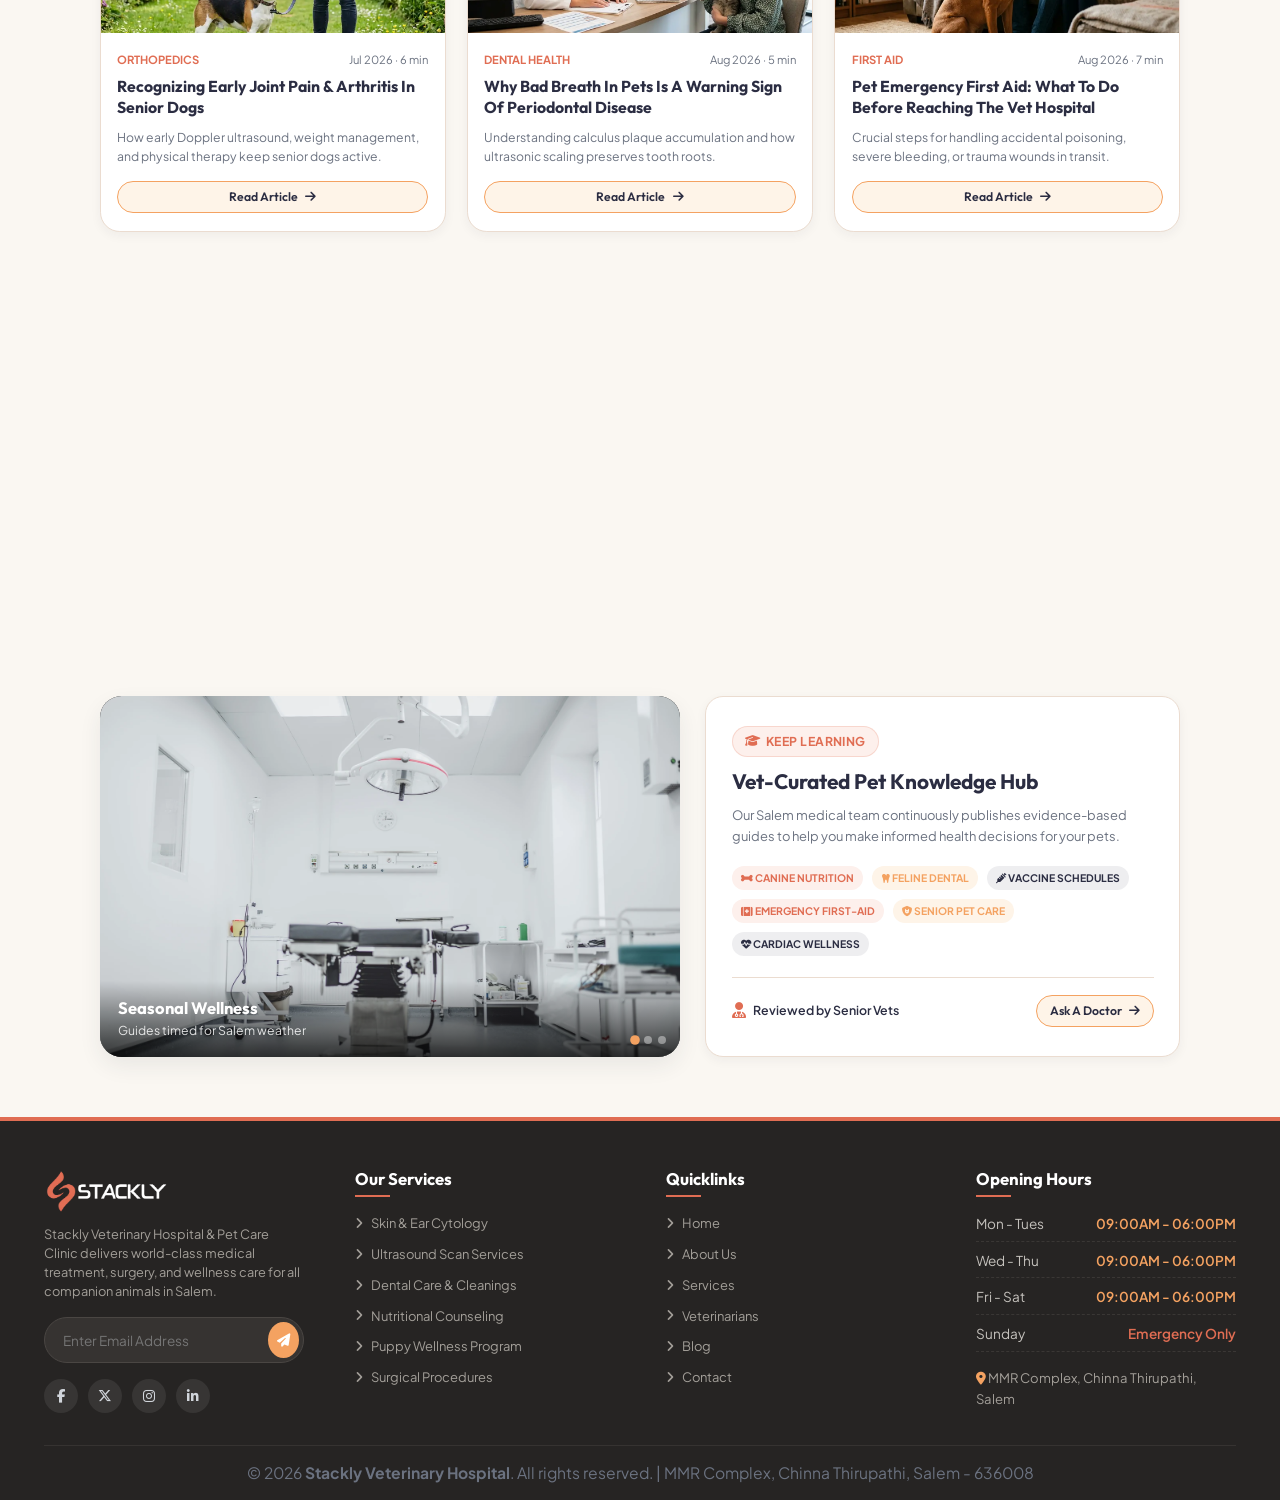
<file: blog.html>
<!DOCTYPE html>
<html lang="en">
<head>
  <meta charset="UTF-8">
  <meta name="viewport" content="width=device-width, initial-scale=1.0">
  <title>Pet Health Blog | Stackly Veterinary Hospital Salem</title>
  <meta name="description" content="Read expert veterinary articles on puppy vaccination schedules, cat nutrition, seasonal tick protection, and pet wellness tips from Stackly doctors.">
  <link rel="icon" type="image/webp" href="assets/top-logo.webp">

  <link rel="stylesheet" href="https://cdnjs.cloudflare.com/ajax/libs/font-awesome/6.5.2/css/all.min.css">
  <link rel="stylesheet" href="style.css">
</head>
<body>
  <div id="site-preloader" class="site-preloader" aria-live="polite" aria-busy="true">
    <div class="preloader-bg"></div>
    <div class="preloader-waves" aria-hidden="true">
      <span></span><span></span><span></span>
    </div>
    <div class="preloader-floaters" aria-hidden="true">
      <i class="pf pf1"></i><i class="pf pf2"></i><i class="pf pf3"></i>
      <i class="pf pf4"></i><i class="pf pf5"></i><i class="pf pf6"></i>
    </div>
    <div class="preloader-inner">
      <div class="preloader-spinner" aria-hidden="true">
        <div class="spin-halo"></div>
        <svg class="spin-ring spin-ring-a" viewBox="0 0 120 120">
          <circle cx="60" cy="60" r="52" pathLength="100"></circle>
        </svg>
        <svg class="spin-ring spin-ring-b" viewBox="0 0 120 120">
          <circle cx="60" cy="60" r="42" pathLength="100"></circle>
        </svg>
        <svg class="spin-ring spin-ring-c" viewBox="0 0 120 120">
          <circle cx="60" cy="60" r="32" pathLength="100"></circle>
        </svg>
        <div class="spin-core">
          <svg class="spin-mark" viewBox="0 0 64 64" role="img" aria-hidden="true">
            <path class="spin-heart" d="M32 54S10 40 10 24c0-8 6-14 14-14 5 0 8 3 8 3s3-3 8-3c8 0 14 6 14 14 0 16-22 30-22 30z"/>
            <path class="spin-plus" d="M32 18v16M24 26h16"/>
          </svg>
        </div>
      </div>
      <img src="assets/logo.webp" alt="Stackly" class="preloader-logo" width="160" height="48">
      <p class="preloader-text">Preparing gentle care<span class="preloader-dots"></span></p>
      <div class="preloader-bar"><span></span></div>
    </div>
  </div>


    <div class="top-bar">
    <div class="container">
      <div class="top-bar-info">
        <span><i class="fa-solid fa-location-dot"></i> MMR Complex, Chinna Thirupathi, Salem - 636008</span>
        <span><i class="fa-solid fa-phone"></i> +91 98765 43210</span>
        <span><i class="fa-solid fa-clock"></i> Mon-Sat: 09:00 AM - 08:00 PM | Sun: Emergency Only</span>
      </div>
      <div class="top-bar-links">
        <a href="404.html" title="Facebook"><i class="fa-brands fa-facebook-f"></i></a>
        <a href="404.html" title="Twitter"><i class="fa-brands fa-x-twitter"></i></a>
        <a href="404.html" title="Instagram"><i class="fa-brands fa-instagram"></i></a>
        <a href="404.html" title="LinkedIn"><i class="fa-brands fa-linkedin-in"></i></a>
      </div>
    </div>
  </div>


    <header class="navbar">
    <div class="container navbar-bar">
      <a href="index.html" class="brand-logo">
        <img src="assets/logo.webp" alt="Stackly Veterinary Hospital Logo">
      </a>

      <button type="button" class="nav-toggle" aria-label="Open menu" aria-expanded="false" aria-controls="nav-panel">
        <i class="fa-solid fa-bars"></i>
      </button>

      <div class="nav-panel" id="nav-panel">
        <div class="nav-panel-header">
          <a href="index.html" class="brand-logo nav-panel-brand">
            <img src="assets/logo.webp" alt="Stackly Veterinary Hospital Logo">
          </a>
          <button type="button" class="nav-close" aria-label="Close menu">
            <i class="fa-solid fa-xmark"></i>
          </button>
        </div>

        <ul class="nav-menu">
          <li><a href="index.html" class="nav-link">Home</a></li>
          <li><a href="about.html" class="nav-link">About Us</a></li>
          <li><a href="services.html" class="nav-link">Services</a></li>
          <li><a href="team.html" class="nav-link">Veterinarians</a></li>
          <li><a href="blog.html" class="nav-link active">Blog</a></li>
          <li><a href="contact.html" class="nav-link">Contact</a></li>
        </ul>

        <div class="nav-actions">
          <a href="login.html" class="btn btn-secondary">Sign In</a>
          <a href="contact.html#book-visit" class="btn btn-primary">Book Visit</a>
        </div>
      </div>
    </div>
  </header>

  <section class="page-hero">
    <div class="page-hero-media"><img src="assets/arseny-togulev-DE6rYp1nAho-unsplash.webp" alt=""></div>
    <div class="container">
      <span class="section-tag"><i class="fa-solid fa-newspaper"></i> Health & Wellness Guide</span>
      <h1>Stackly Pet Care Articles & Advice</h1>
      <p>Practical tips on nutrition, vaccines, dental care, and emergency readiness.</p>
      <div class="page-hero-actions">
        <a href="contact.html#book-visit" class="btn btn-primary"><i class="fa-solid fa-calendar-check"></i> Book Visit</a>
        <a href="404.html" class="btn btn-secondary"><i class="fa-solid fa-phone"></i> Call Now</a>
      </div>
    </div>
  </section>


  <section class="section">
    <div class="container">

      <div class="blog-spotlight reveal-item">
        <div class="blog-spotlight-img">
          <img src="assets/inside_surgery_suite.webp" alt="Pet Surgery Preparation Guide">
        </div>
        <div class="blog-spotlight-body">
          <span class="section-tag"><i class="fa-solid fa-star"></i> Featured Guide</span>
          <h2>Preparing Your Pet For Surgery: Anesthesia Safety &amp; Recovery Protocols</h2>
          <p>Learn how Stackly's sterile operating theatre, inhalation anesthesia gas, and dedicated recovery ICU keep pets safe during soft-tissue and orthopedic procedures.</p>
          <div style="display:flex;align-items:center;gap:12px;margin-bottom:20px;">
            <img src="assets/dr_rajesh_kumar.webp" alt="Dr. Rajesh Kumar" style="width:42px;height:42px;border-radius:50%;object-fit:cover;">
            <div>
              <strong style="font-size:0.9rem;display:block;color:var(--dark);">Dr. Rajesh Kumar</strong>
              <span style="font-size:0.78rem;color:var(--text-muted);">Chief Veterinary Surgeon · 6 min read</span>
            </div>
          </div>
          <a href="404.html" class="btn btn-primary btn-sm" style="align-self:flex-start;">Read Full Guide <i class="fa-solid fa-arrow-right"></i></a>
        </div>
      </div>


      <div class="filter-bar reveal-item">
        <button type="button" class="filter-btn active" data-filter="all">All Articles</button>
        <button type="button" class="filter-btn" data-filter="canine-health">Canine Health</button>
        <button type="button" class="filter-btn" data-filter="feline-care">Feline Care</button>
        <button type="button" class="filter-btn" data-filter="surgeries-anesthesia">Surgeries &amp; Anesthesia</button>
        <button type="button" class="filter-btn" data-filter="dental-skin">Dental &amp; Skin</button>
      </div>


      <div class="blog-magazine-grid">
        <article class="blog-magazine-card reveal-item" data-category="canine-health" data-delay="1">
          <div class="blog-magazine-img">
            <img src="assets/karlo-tottoc-ybZ5hRxaWS4-unsplash.webp" alt="Puppy Vaccination Guide">
          </div>
          <div class="blog-magazine-body">
            <div class="blog-magazine-meta">
              <span style="color:var(--primary);font-weight:700;">VACCINATION</span>
              <span>May 2026 · 4 min</span>
            </div>
            <h3>Essential Puppy Vaccination Schedule: What Every Salem Pet Parent Must Know</h3>
            <p>Protecting your newborn pup against Parvovirus, Distemper, and Rabies during their first 16 weeks.</p>
            <a href="404.html" class="btn btn-secondary btn-sm">Read Article <i class="fa-solid fa-arrow-right"></i></a>
          </div>
        </article>

        <article class="blog-magazine-card reveal-item" data-category="dental-skin" data-delay="2">
          <div class="blog-magazine-img">
            <img src="assets/female-vet-using-otoscope-examine-ear-beautiful-beagle-dog-sick-cute-pet-sitting-examination-table-animal-clinic.webp" alt="Ear Infection Symptoms">
          </div>
          <div class="blog-magazine-body">
            <div class="blog-magazine-meta">
              <span style="color:var(--primary);font-weight:700;">CYTOLOGY</span>
              <span>Jun 2026 · 5 min</span>
            </div>
            <h3>5 Signs Your Dog Has An Ear Yeast Infection (And How Cytology Helps)</h3>
            <p>Head shaking, odour, and redness: diagnosing ear infections before they cause permanent hearing damage.</p>
            <a href="404.html" class="btn btn-secondary btn-sm">Read Article <i class="fa-solid fa-arrow-right"></i></a>
          </div>
        </article>

        <article class="blog-magazine-card reveal-item" data-category="feline-care" data-delay="3">
          <div class="blog-magazine-img">
            <img src="assets/story_persian_cat.webp" alt="Feline Hydration Tips">
          </div>
          <div class="blog-magazine-body">
            <div class="blog-magazine-meta">
              <span style="color:var(--primary);font-weight:700;">FELINE CARE</span>
              <span>Jul 2026 · 4 min</span>
            </div>
            <h3>Preventing Heatstroke &amp; Kidney Disease In Indoor Cats During Tamil Nadu Summers</h3>
            <p>Key tips for keeping your cats hydrated, cool, and active during high summer temperatures in Salem.</p>
            <a href="404.html" class="btn btn-secondary btn-sm">Read Article <i class="fa-solid fa-arrow-right"></i></a>
          </div>
        </article>

        <article class="blog-magazine-card reveal-item" data-category="canine-health" data-delay="1">
          <div class="blog-magazine-img">
            <img src="assets/story_beagle_bruno.webp" alt="Canine Joint Health">
          </div>
          <div class="blog-magazine-body">
            <div class="blog-magazine-meta">
              <span style="color:var(--primary);font-weight:700;">ORTHOPEDICS</span>
              <span>Jul 2026 · 6 min</span>
            </div>
            <h3>Recognizing Early Joint Pain &amp; Arthritis In Senior Dogs</h3>
            <p>How early Doppler ultrasound, weight management, and physical therapy keep senior dogs active.</p>
            <a href="404.html" class="btn btn-secondary btn-sm">Read Article <i class="fa-solid fa-arrow-right"></i></a>
          </div>
        </article>

        <article class="blog-magazine-card reveal-item" data-category="dental-skin" data-delay="2">
          <div class="blog-magazine-img">
            <img src="assets/ask_stackly_consult.webp" alt="Dental Care Routine">
          </div>
          <div class="blog-magazine-body">
            <div class="blog-magazine-meta">
              <span style="color:var(--primary);font-weight:700;">DENTAL HEALTH</span>
              <span>Aug 2026 · 5 min</span>
            </div>
            <h3>Why Bad Breath In Pets Is A Warning Sign Of Periodontal Disease</h3>
            <p>Understanding calculus plaque accumulation and how ultrasonic scaling preserves tooth roots.</p>
            <a href="404.html" class="btn btn-secondary btn-sm">Read Article <i class="fa-solid fa-arrow-right"></i></a>
          </div>
        </article>

        <article class="blog-magazine-card reveal-item" data-category="surgeries-anesthesia" data-delay="3">
          <div class="blog-magazine-img">
            <img src="assets/story_indie_dog.webp" alt="Pet First Aid Kit">
          </div>
          <div class="blog-magazine-body">
            <div class="blog-magazine-meta">
              <span style="color:var(--primary);font-weight:700;">FIRST AID</span>
              <span>Aug 2026 · 7 min</span>
            </div>
            <h3>Pet Emergency First Aid: What To Do Before Reaching The Vet Hospital</h3>
            <p>Crucial steps for handling accidental poisoning, severe bleeding, or trauma wounds in transit.</p>
            <a href="404.html" class="btn btn-secondary btn-sm">Read Article <i class="fa-solid fa-arrow-right"></i></a>
          </div>
        </article>
      </div>
    </div>
  </section>


  <section class="section-sm container">
    <div class="cta-banner reveal-item" style="display:grid; grid-template-columns:1.1fr 0.9fr; gap:28px; align-items:center; padding:28px 36px;">
      <div class="cta-banner-bg"></div>
      <div class="cta-banner-content" style="max-width:100%;">
        <span class="section-tag" style="background:rgba(255,255,255,0.18);color:#fff;border:none;margin-bottom:10px;"><i class="fa-solid fa-envelope-open-text"></i> Pet Care Tips</span>
        <h2 style="font-size:clamp(1.5rem, 2.5vw, 2.05rem); margin:8px 0 10px;">Subscribe To Stackly Pet Parent Health Digest</h2>
        <p style="font-size:0.92rem; color:rgba(255,255,255,0.9); margin-bottom:18px; line-height:1.55;">Get monthly vet advice, seasonal vaccination reminders, and grooming tips delivered to your inbox.</p>
        <form class="newsletter-form" action="404.html" onsubmit="event.preventDefault(); window.location.href='404.html';" style="max-width:100%;">
          <input type="email" placeholder="Enter Email Address" style="color:#ffffff;" required>
          <button type="submit" class="btn btn-primary"><i class="fa-solid fa-paper-plane"></i></button>
        </form>
      </div>

      <div class="cta-banner-visual" style="position:relative; z-index:1; width:100%; height:230px; border-radius:24px; overflow:hidden; box-shadow:0 16px 36px rgba(0,0,0,0.35); border:3px solid rgba(255,255,255,0.3);">
        <img src="assets/female-vet-using-otoscope-examine-ear-beautiful-beagle-dog-sick-cute-pet-sitting-examination-table-animal-clinic.webp" alt="Pet Health Tips" style="width:100%; height:100%; object-fit:cover;">
        <div style="position:absolute; bottom:14px; left:14px; right:14px; background:rgba(43,45,66,0.88); backdrop-filter:blur(10px); padding:10px 16px; border-radius:14px; display:flex; align-items:center; justify-content:space-between; color:#fff; font-size:0.85rem; border:1px solid rgba(255,255,255,0.15);">
          <div style="display:flex; align-items:center; gap:10px;">
            <i class="fa-solid fa-circle-check" style="color:var(--primary); font-size:1.1rem;"></i>
            <span style="font-weight:600;">Weekly Doctor Health Digest</span>
          </div>
          <span class="ethic-pill" style="background:var(--primary); color:#fff; padding:3px 10px; font-size:0.75rem;">Free Access</span>
        </div>
      </div>
    </div>
  </section>

  <section class="section bg-light">
    <div class="container tour-split">
      <div class="slideshow reveal-item" data-slideshow>
        <div class="slideshow-slide is-active">
          <img src="assets/arseny-togulev-DE6rYp1nAho-unsplash.webp" alt="Wellness">
          <div class="slideshow-caption"><h3>Seasonal Wellness</h3><p>Guides timed for Salem weather</p></div>
        </div>
        <div class="slideshow-slide">
          <img src="assets/premium_photo-1663013500255-775d9d949ad5.webp" alt="Dental">
          <div class="slideshow-caption"><h3>Dental Insights</h3><p>Preventive care before pain starts</p></div>
        </div>
        <div class="slideshow-slide">
          <img src="assets/veterinarian-taking-care-pet-dog.webp" alt="Clinic tips">
          <div class="slideshow-caption"><h3>Clinic Tips</h3><p>Practical advice from our doctors</p></div>
        </div>
        <div class="slideshow-dots" data-slideshow-dots></div>
      </div>
      <div class="blog-topics-card reveal-item" style="background:#ffffff; border-radius:var(--radius-md); padding:32px 28px; box-shadow:var(--shadow-sm); border:1px solid var(--border-color); display:flex; flex-direction:column; justify-content:space-between; height:100%;">
        <div>
          <span class="section-tag" style="margin-bottom:14px;"><i class="fa-solid fa-graduation-cap"></i> Keep Learning</span>
          <h3 style="font-size:1.45rem; margin-bottom:12px; color:var(--dark);">Vet-Curated Pet Knowledge Hub</h3>
          <p style="font-size:0.9rem; color:var(--text-muted); margin-bottom:22px; line-height:1.6;">Our Salem medical team continuously publishes evidence-based guides to help you make informed health decisions for your pets.</p>

          <div style="display:flex; flex-wrap:wrap; gap:10px; margin-bottom:24px;">
            <span class="ethic-pill" style="background:var(--primary-light); color:var(--primary);"><i class="fa-solid fa-bone"></i> Canine Nutrition</span>
            <span class="ethic-pill" style="background:var(--secondary-light); color:var(--secondary);"><i class="fa-solid fa-tooth"></i> Feline Dental</span>
            <span class="ethic-pill" style="background:rgba(43,45,66,0.08); color:var(--dark);"><i class="fa-solid fa-syringe"></i> Vaccine Schedules</span>
            <span class="ethic-pill" style="background:var(--primary-light); color:var(--primary);"><i class="fa-solid fa-kit-medical"></i> Emergency First-Aid</span>
            <span class="ethic-pill" style="background:var(--secondary-light); color:var(--secondary);"><i class="fa-solid fa-shield-cat"></i> Senior Pet Care</span>
            <span class="ethic-pill" style="background:rgba(43,45,66,0.08); color:var(--dark);"><i class="fa-solid fa-heart-pulse"></i> Cardiac Wellness</span>
          </div>
        </div>

        <div style="border-top:1px solid var(--border-color); padding-top:18px; margin-top:auto; display:flex; align-items:center; justify-content:space-between; flex-wrap:wrap; gap:12px;">
          <div style="display:flex; align-items:center; gap:8px; font-size:0.86rem; color:var(--dark); font-weight:600;">
            <i class="fa-solid fa-user-doctor" style="color:var(--primary); font-size:1.1rem;"></i>
            <span>Reviewed by Senior Vets</span>
          </div>
          <a href="contact.html#book-visit" class="btn btn-secondary btn-sm">Ask A Doctor <i class="fa-solid fa-arrow-right"></i></a>
        </div>
      </div>
    </div>
  </section>


  <footer class="footer">
    <div class="container">
      <div class="footer-grid">

        <div class="footer-col footer-brand">
          <img src="assets/footer-logo.webp" alt="Stackly Logo Footer">
          <p>Stackly Veterinary Hospital & Pet Care Clinic delivers world-class medical treatment, surgery, and wellness care for all companion animals in Salem.</p>

          <form class="newsletter-form" action="404.html" onsubmit="event.preventDefault(); window.location.href='404.html';">
            <input type="email" placeholder="Enter Email Address" required>
            <button type="submit"><i class="fa-solid fa-paper-plane"></i></button>
          </form>

          <div class="footer-social">
            <a href="404.html" title="Facebook" aria-label="Facebook"><i class="fa-brands fa-facebook-f"></i></a>
            <a href="404.html" title="Twitter" aria-label="Twitter"><i class="fa-brands fa-x-twitter"></i></a>
            <a href="404.html" title="Instagram" aria-label="Instagram"><i class="fa-brands fa-instagram"></i></a>
            <a href="404.html" title="LinkedIn" aria-label="LinkedIn"><i class="fa-brands fa-linkedin-in"></i></a>
          </div>
        </div>


        <div class="footer-col">
          <h4>Our Services</h4>
          <ul class="footer-links">
            <li><a href="404.html"><i class="fa-solid fa-angle-right"></i> Skin & Ear Cytology</a></li>
            <li><a href="404.html"><i class="fa-solid fa-angle-right"></i> Ultrasound Scan Services</a></li>
            <li><a href="404.html"><i class="fa-solid fa-angle-right"></i> Dental Care & Cleanings</a></li>
            <li><a href="404.html"><i class="fa-solid fa-angle-right"></i> Nutritional Counseling</a></li>
            <li><a href="404.html"><i class="fa-solid fa-angle-right"></i> Puppy Wellness Program</a></li>
            <li><a href="404.html"><i class="fa-solid fa-angle-right"></i> Surgical Procedures</a></li>
          </ul>
        </div>


        <div class="footer-col">
          <h4>Quicklinks</h4>
          <ul class="footer-links">
            <li><a href="index.html"><i class="fa-solid fa-angle-right"></i> Home</a></li>
            <li><a href="about.html"><i class="fa-solid fa-angle-right"></i> About Us</a></li>
            <li><a href="services.html"><i class="fa-solid fa-angle-right"></i> Services</a></li>
            <li><a href="team.html"><i class="fa-solid fa-angle-right"></i> Veterinarians</a></li>
            <li><a href="blog.html"><i class="fa-solid fa-angle-right"></i> Blog</a></li>
            <li><a href="contact.html"><i class="fa-solid fa-angle-right"></i> Contact</a></li>
          </ul>
        </div>


        <div class="footer-col">
          <h4>Opening Hours</h4>
          <div class="opening-hours-list">
            <div class="hours-row">
              <span>Mon - Tues</span>
              <span>09:00AM - 06:00PM</span>
            </div>
            <div class="hours-row">
              <span>Wed - Thu</span>
              <span>09:00AM - 06:00PM</span>
            </div>
            <div class="hours-row">
              <span>Fri - Sat</span>
              <span>09:00AM - 06:00PM</span>
            </div>
            <div class="hours-row">
              <span>Sunday</span>
              <span style="color: #e06d53;">Emergency Only</span>
            </div>
          </div>
          <div style="margin-top: 15px; font-size: 0.82rem; color: #a39f99;">
            <i class="fa-solid fa-location-dot" style="color: var(--secondary);"></i> MMR Complex, Chinna Thirupathi, Salem
          </div>
        </div>
      </div>

      <div class="footer-bottom">
        <p>&copy; 2026 <strong>Stackly Veterinary Hospital</strong>. All rights reserved. | MMR Complex, Chinna Thirupathi, Salem - 636008</p>
      </div>
    </div>
  </footer>
  <script src="script.js"></script>
</body>
</html>
</file>
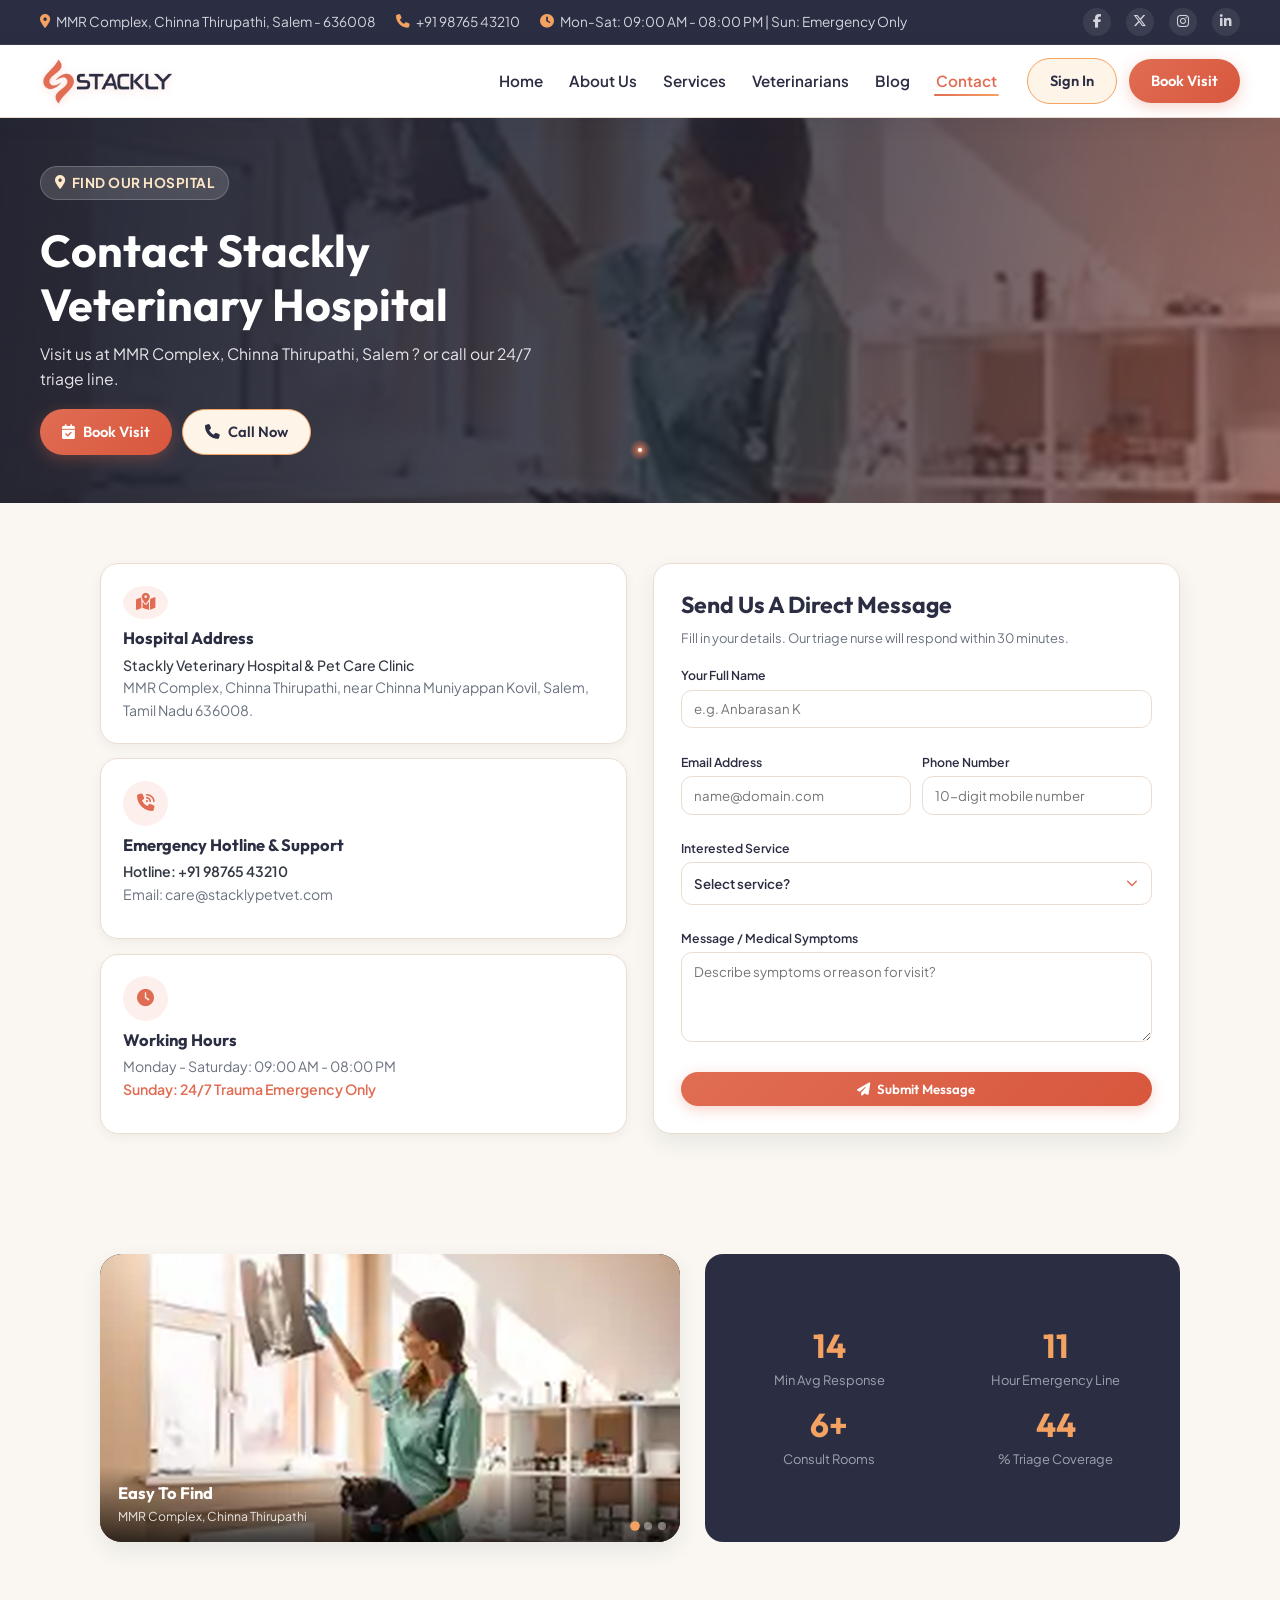
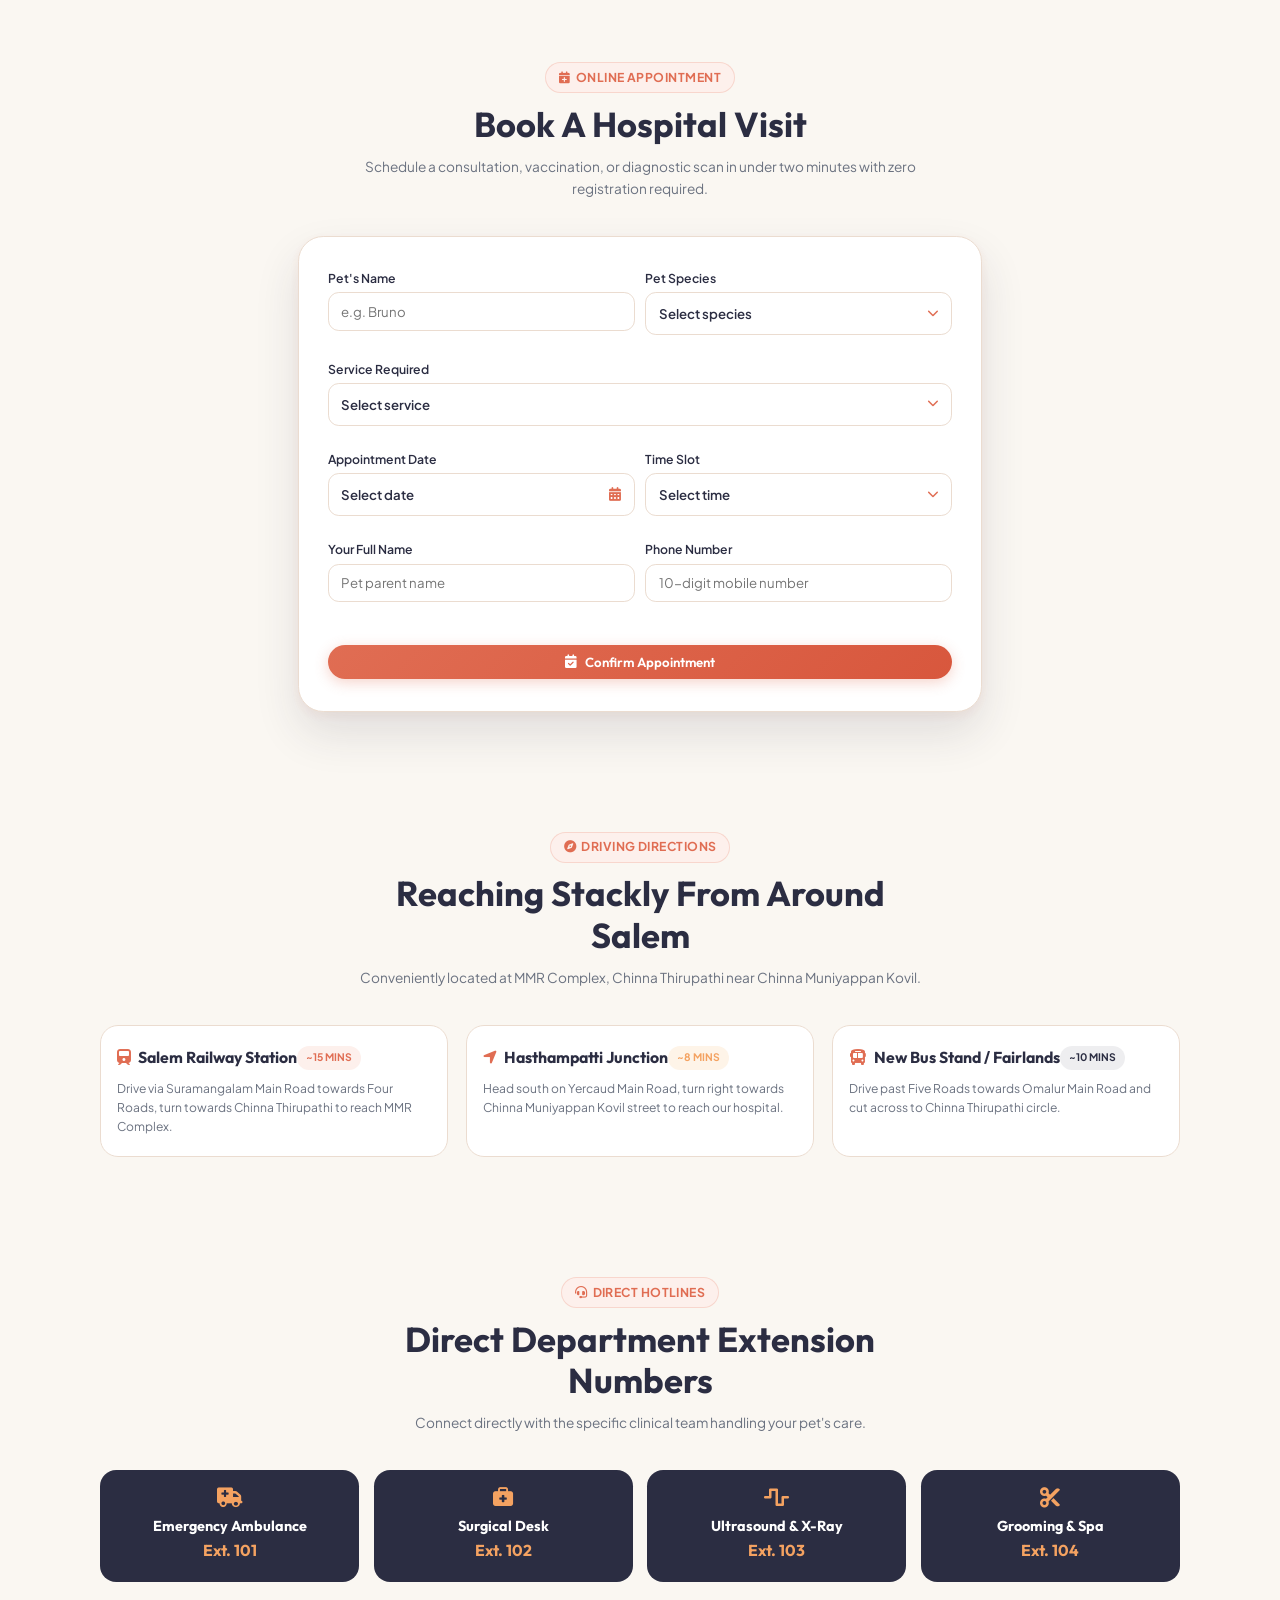
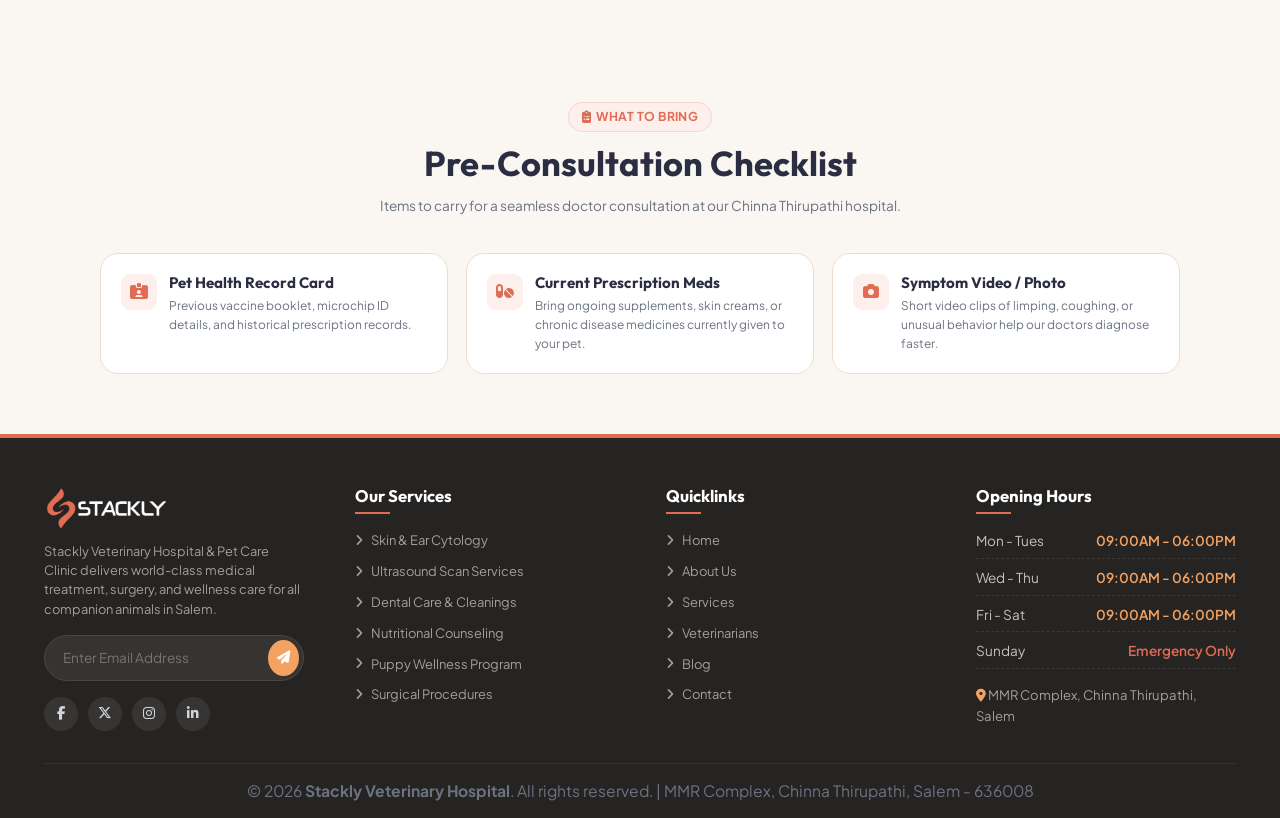
<file: contact.html>
<!DOCTYPE html>
<html lang="en">
<head>
  <meta charset="UTF-8">
  <meta name="viewport" content="width=device-width, initial-scale=1.0">
  <title>Contact Us | Stackly Veterinary Hospital Salem</title>
  <meta name="description" content="Contact Stackly Veterinary Hospital at MMR Complex, Chinna Thirupathi, near Chinna Muniyappan Kovil, Salem, Tamil Nadu 636008. Call +91 98765 43210.">
  <link rel="icon" type="image/webp" href="assets/top-logo.webp">

  <link rel="stylesheet" href="https://cdnjs.cloudflare.com/ajax/libs/font-awesome/6.5.2/css/all.min.css">
  <link rel="stylesheet" href="style.css">
</head>
<body>
  <div id="site-preloader" class="site-preloader" aria-live="polite" aria-busy="true">
    <div class="preloader-bg"></div>
    <div class="preloader-waves" aria-hidden="true">
      <span></span><span></span><span></span>
    </div>
    <div class="preloader-floaters" aria-hidden="true">
      <i class="pf pf1"></i><i class="pf pf2"></i><i class="pf pf3"></i>
      <i class="pf pf4"></i><i class="pf pf5"></i><i class="pf pf6"></i>
    </div>
    <div class="preloader-inner">
      <div class="preloader-spinner" aria-hidden="true">
        <div class="spin-halo"></div>
        <svg class="spin-ring spin-ring-a" viewBox="0 0 120 120">
          <circle cx="60" cy="60" r="52" pathLength="100"></circle>
        </svg>
        <svg class="spin-ring spin-ring-b" viewBox="0 0 120 120">
          <circle cx="60" cy="60" r="42" pathLength="100"></circle>
        </svg>
        <svg class="spin-ring spin-ring-c" viewBox="0 0 120 120">
          <circle cx="60" cy="60" r="32" pathLength="100"></circle>
        </svg>
        <div class="spin-core">
          <svg class="spin-mark" viewBox="0 0 64 64" role="img" aria-hidden="true">
            <path class="spin-heart" d="M32 54S10 40 10 24c0-8 6-14 14-14 5 0 8 3 8 3s3-3 8-3c8 0 14 6 14 14 0 16-22 30-22 30z"/>
            <path class="spin-plus" d="M32 18v16M24 26h16"/>
          </svg>
        </div>
      </div>
      <img src="assets/logo.webp" alt="Stackly" class="preloader-logo" width="160" height="48">
      <p class="preloader-text">Preparing gentle care<span class="preloader-dots"></span></p>
      <div class="preloader-bar"><span></span></div>
    </div>
  </div>


    <div class="top-bar">
    <div class="container">
      <div class="top-bar-info">
        <span><i class="fa-solid fa-location-dot"></i> MMR Complex, Chinna Thirupathi, Salem - 636008</span>
        <span><i class="fa-solid fa-phone"></i> +91 98765 43210</span>
        <span><i class="fa-solid fa-clock"></i> Mon-Sat: 09:00 AM - 08:00 PM | Sun: Emergency Only</span>
      </div>
      <div class="top-bar-links">
        <a href="404.html" title="Facebook"><i class="fa-brands fa-facebook-f"></i></a>
        <a href="404.html" title="Twitter"><i class="fa-brands fa-x-twitter"></i></a>
        <a href="404.html" title="Instagram"><i class="fa-brands fa-instagram"></i></a>
        <a href="404.html" title="LinkedIn"><i class="fa-brands fa-linkedin-in"></i></a>
      </div>
    </div>
  </div>


    <header class="navbar">
    <div class="container navbar-bar">
      <a href="index.html" class="brand-logo">
        <img src="assets/logo.webp" alt="Stackly Veterinary Hospital Logo">
      </a>

      <button type="button" class="nav-toggle" aria-label="Open menu" aria-expanded="false" aria-controls="nav-panel">
        <i class="fa-solid fa-bars"></i>
      </button>

      <div class="nav-panel" id="nav-panel">
        <div class="nav-panel-header">
          <a href="index.html" class="brand-logo nav-panel-brand">
            <img src="assets/logo.webp" alt="Stackly Veterinary Hospital Logo">
          </a>
          <button type="button" class="nav-close" aria-label="Close menu">
            <i class="fa-solid fa-xmark"></i>
          </button>
        </div>

        <ul class="nav-menu">
          <li><a href="index.html" class="nav-link">Home</a></li>
          <li><a href="about.html" class="nav-link">About Us</a></li>
          <li><a href="services.html" class="nav-link">Services</a></li>
          <li><a href="team.html" class="nav-link">Veterinarians</a></li>
          <li><a href="blog.html" class="nav-link">Blog</a></li>
          <li><a href="contact.html" class="nav-link active">Contact</a></li>
        </ul>

        <div class="nav-actions">
          <a href="login.html" class="btn btn-secondary">Sign In</a>
          <a href="contact.html#book-visit" class="btn btn-primary">Book Visit</a>
        </div>
      </div>
    </div>
  </header>

  <section class="page-hero">
    <div class="page-hero-media"><img src="assets/premium_photo-1661963606290-34deef08c3c2.webp" alt=""></div>
    <div class="container">
      <span class="section-tag"><i class="fa-solid fa-location-dot"></i> Find Our Hospital</span>
      <h1>Contact Stackly Veterinary Hospital</h1>
      <p>Visit us at MMR Complex, Chinna Thirupathi, Salem ? or call our 24/7 triage line.</p>
      <div class="page-hero-actions">
        <a href="contact.html#book-visit" class="btn btn-primary"><i class="fa-solid fa-calendar-check"></i> Book Visit</a>
        <a href="404.html" class="btn btn-secondary"><i class="fa-solid fa-phone"></i> Call Now</a>
      </div>
    </div>
  </section>


  <section class="section">
    <div class="container contact-equal">
      <div class="reveal-item contact-info-stack" data-reveal="left">
        <div class="arch-card contact-info-card">
          <div class="arch-card-icon" style="width:50px;height:50px;font-size:1.2rem;margin-bottom:10px;"><i class="fa-solid fa-map-location-dot"></i></div>
          <h3 style="font-size:1.15rem;margin-bottom:6px;">Hospital Address</h3>
          <p style="color:var(--text-main);font-weight:500;">Stackly Veterinary Hospital & Pet Care Clinic</p>
          <p>MMR Complex, Chinna Thirupathi, near Chinna Muniyappan Kovil, Salem, Tamil Nadu 636008.</p>
        </div>
        <div class="arch-card contact-info-card">
          <div class="arch-card-icon" style="width:50px;height:50px;font-size:1.2rem;margin-bottom:10px;"><i class="fa-solid fa-phone-volume"></i></div>
          <h3 style="font-size:1.15rem;margin-bottom:6px;">Emergency Hotline & Support</h3>
          <p style="color:var(--text-main);font-weight:600;">Hotline: +91 98765 43210</p>
          <p>Email: care@stacklypetvet.com</p>
        </div>
        <div class="arch-card contact-info-card">
          <div class="arch-card-icon" style="width:50px;height:50px;font-size:1.2rem;margin-bottom:10px;"><i class="fa-solid fa-clock"></i></div>
          <h3 style="font-size:1.15rem;margin-bottom:6px;">Working Hours</h3>
          <p>Monday - Saturday: 09:00 AM - 08:00 PM</p>
          <p style="color:var(--primary);font-weight:600;">Sunday: 24/7 Trauma Emergency Only</p>
        </div>
      </div>

      <div class="reveal-item" data-reveal="right">
        <div class="contact-form-card">
          <h3 style="margin-bottom:10px;">Send Us A Direct Message</h3>
          <p style="margin-bottom:20px;font-size:0.9rem;">Fill in your details. Our triage nurse will respond within 30 minutes.</p>

          <form id="contactForm" novalidate>
            <div class="form-group">
              <label for="contactName">Your Full Name</label>
              <input id="contactName" name="name" type="text" placeholder="e.g. Anbarasan K">
              <div class="field-error" id="nameError"></div>
            </div>
            <div class="form-row-2">
              <div class="form-group">
                <label for="contactEmail">Email Address</label>
                <input id="contactEmail" name="email" type="email" placeholder="name@domain.com">
                <div class="field-error" id="emailError"></div>
              </div>
              <div class="form-group">
                <label for="contactPhone">Phone Number</label>
                <input id="contactPhone" name="phone" type="tel" placeholder="10-digit mobile number" maxlength="10" inputmode="numeric">
                <div class="field-error" id="phoneError"></div>
              </div>
            </div>
            <div class="form-group">
              <label for="contactService">Interested Service</label>
              <select id="contactService" name="service" class="js-sa-select">
                <option value="">Select service?</option>
                <option>General Consultation</option>
                <option>Emergency / Trauma</option>
                <option>Surgery</option>
                <option>Ultrasound & X-Ray</option>
                <option>Dental Care</option>
                <option>Grooming & Spa</option>
                <option>Vaccination</option>
              </select>
              <div class="field-error" id="serviceError"></div>
            </div>
            <div class="form-group">
              <label for="contactMessage">Message / Medical Symptoms</label>
              <textarea id="contactMessage" name="message" rows="4" placeholder="Describe symptoms or reason for visit?"></textarea>
              <div class="field-error" id="messageError"></div>
            </div>
            <button type="submit" class="btn btn-primary" style="width:100%;"><i class="fa-solid fa-paper-plane"></i> Submit Message</button>
          </form>
        </div>
      </div>
    </div>
  </section>

  <section class="section bg-light">
    <div class="container tour-split">
      <div class="slideshow reveal-item" data-slideshow>
        <div class="slideshow-slide is-active">
          <img src="assets/premium_photo-1661963606290-34deef08c3c2.webp" alt="Hospital entrance">
          <div class="slideshow-caption"><h3>Easy To Find</h3><p>MMR Complex, Chinna Thirupathi</p></div>
        </div>
        <div class="slideshow-slide">
          <img src="assets/veterinarian-taking-care-pet-dog.webp" alt="Reception">
          <div class="slideshow-caption"><h3>Warm Reception</h3><p>Triage support from the first minute</p></div>
        </div>
        <div class="slideshow-slide">
          <img src="assets/karlo-tottoc-ybZ5hRxaWS4-unsplash.webp" alt="Care team">
          <div class="slideshow-caption"><h3>Care Team Ready</h3><p>Doctors on standby for walk-ins & emergencies</p></div>
        </div>
        <div class="slideshow-dots" data-slideshow-dots></div>
      </div>
      <div class="stats-bar reveal-item" style="display:grid;grid-template-columns:1fr 1fr;gap:16px;height:100%;align-content:center;">
        <div class="stat-item"><h3 class="counter-val" data-target="30">0</h3><p>Min Avg Response</p></div>
        <div class="stat-item"><h3 class="counter-val" data-target="24">0</h3><p>Hour Emergency Line</p></div>
        <div class="stat-item"><h3 class="counter-val" data-target="6">0</h3><p>Consult Rooms</p></div>
        <div class="stat-item"><h3 class="counter-val" data-target="100">0</h3><p>% Triage Coverage</p></div>
      </div>
    </div>
  </section>


  <section class="section bg-light" id="book-visit">
    <div class="container" style="max-width:800px;">
      <div class="section-header reveal-item">
        <span class="section-tag"><i class="fa-solid fa-calendar-plus"></i> Online Appointment</span>
        <h2 class="section-title">Book A Hospital Visit</h2>
        <p class="section-desc">Schedule a consultation, vaccination, or diagnostic scan in under two minutes with zero registration required.</p>
      </div>

      <div class="auth-card reveal-item" style="max-width:100%;margin:0 auto;box-shadow:var(--shadow-md);background:#ffffff;">
        <form id="bookingForm" novalidate>
          <div class="form-row-2">
            <div class="form-group">
              <label for="bookPetName">Pet's Name</label>
              <input id="bookPetName" name="pet" type="text" placeholder="e.g. Bruno" required>
              <div class="field-error"></div>
            </div>
            <div class="form-group">
              <label for="bookSpecies">Pet Species</label>
              <select id="bookSpecies" name="species" class="js-sa-select" required>
                <option value="">Select species</option>
                <option>Dog</option>
                <option>Cat</option>
                <option>Bird</option>
                <option>Rabbit / Small Mammal</option>
              </select>
              <div class="field-error"></div>
            </div>
          </div>

          <div class="form-group">
            <label for="bookService">Service Required</label>
            <select id="bookService" name="service" class="js-sa-select" required>
              <option value="">Select service</option>
              <option>General Doctor Consultation</option>
              <option>Skin &amp; Ear Cytology</option>
              <option>Ultrasound &amp; Radiology Scan</option>
              <option>Dental Scaling &amp; Cleaning</option>
              <option>Spa &amp; Medicated Grooming</option>
              <option>Vaccination Booster</option>
            </select>
            <div class="field-error"></div>
          </div>

          <div class="form-row-2">
            <div class="form-group">
              <label for="bookDate">Appointment Date</label>
              <input id="bookDate" name="date" type="date" class="js-sa-date" required>
              <div class="field-error"></div>
            </div>
            <div class="form-group">
              <label for="bookTime">Time Slot</label>
              <select id="bookTime" name="time" class="js-sa-select" required>
                <option value="">Select time</option>
                <option>10:00 AM - 11:00 AM</option>
                <option>11:30 AM - 12:30 PM</option>
                <option>03:00 PM - 04:00 PM</option>
                <option>05:30 PM - 06:30 PM</option>
              </select>
              <div class="field-error"></div>
            </div>
          </div>

          <div class="form-row-2">
            <div class="form-group">
              <label for="bookOwner">Your Full Name</label>
              <input id="bookOwner" name="owner" type="text" placeholder="Pet parent name" required>
              <div class="field-error"></div>
            </div>
            <div class="form-group">
              <label for="bookPhone">Phone Number</label>
              <input id="bookPhone" name="phone" type="tel" placeholder="10-digit mobile number" maxlength="10" inputmode="numeric" required>
              <div class="field-error"></div>
            </div>
          </div>

          <button type="submit" class="btn btn-primary" style="width:100%;margin-top:20px;"><i class="fa-solid fa-calendar-check"></i> Confirm Appointment</button>
        </form>
      </div>
    </div>
  </section>


  <section class="section">
    <div class="container">
      <div class="section-header reveal-item">
        <span class="section-tag"><i class="fa-solid fa-compass"></i> Driving Directions</span>
        <h2 class="section-title">Reaching Stackly From Around Salem</h2>
        <p class="section-desc">Conveniently located at MMR Complex, Chinna Thirupathi near Chinna Muniyappan Kovil.</p>
      </div>

      <div class="directions-grid">
        <div class="direction-card reveal-item" data-delay="1">
          <div style="display:flex;align-items:center;justify-space-between;margin-bottom:10px;">
            <h3 style="margin:0;"><i class="fa-solid fa-train"></i> Salem Railway Station</h3>
            <span class="ethic-pill" style="background:var(--primary-light);color:var(--primary);">~15 Mins</span>
          </div>
          <p>Drive via Suramangalam Main Road towards Four Roads, turn towards Chinna Thirupathi to reach MMR Complex.</p>
        </div>

        <div class="direction-card reveal-item" data-delay="2">
          <div style="display:flex;align-items:center;justify-space-between;margin-bottom:10px;">
            <h3 style="margin:0;"><i class="fa-solid fa-location-arrow"></i> Hasthampatti Junction</h3>
            <span class="ethic-pill" style="background:var(--secondary-light);color:var(--secondary);">~8 Mins</span>
          </div>
          <p>Head south on Yercaud Main Road, turn right towards Chinna Muniyappan Kovil street to reach our hospital.</p>
        </div>

        <div class="direction-card reveal-item" data-delay="3">
          <div style="display:flex;align-items:center;justify-space-between;margin-bottom:10px;">
            <h3 style="margin:0;"><i class="fa-solid fa-bus"></i> New Bus Stand / Fairlands</h3>
            <span class="ethic-pill" style="background:rgba(43,45,66,0.08);color:var(--dark);">~10 Mins</span>
          </div>
          <p>Drive past Five Roads towards Omalur Main Road and cut across to Chinna Thirupathi circle.</p>
        </div>
      </div>
    </div>
  </section>


  <section class="section bg-light">
    <div class="container">
      <div class="section-header reveal-item">
        <span class="section-tag"><i class="fa-solid fa-headset"></i> Direct Hotlines</span>
        <h2 class="section-title">Direct Department Extension Numbers</h2>
        <p class="section-desc">Connect directly with the specific clinical team handling your pet's care.</p>
      </div>

      <div class="extension-grid">
        <div class="extension-card reveal-item" data-delay="1">
          <i class="fa-solid fa-truck-medical"></i>
          <h4>Emergency Ambulance</h4>
          <span>Ext. 101</span>
        </div>
        <div class="extension-card reveal-item" data-delay="2">
          <i class="fa-solid fa-briefcase-medical"></i>
          <h4>Surgical Desk</h4>
          <span>Ext. 102</span>
        </div>
        <div class="extension-card reveal-item" data-delay="3">
          <i class="fa-solid fa-wave-square"></i>
          <h4>Ultrasound &amp; X-Ray</h4>
          <span>Ext. 103</span>
        </div>
        <div class="extension-card reveal-item" data-delay="4">
          <i class="fa-solid fa-scissors"></i>
          <h4>Grooming &amp; Spa</h4>
          <span>Ext. 104</span>
        </div>
      </div>
    </div>
  </section>


  <section class="section">
    <div class="container">
      <div class="section-header reveal-item">
        <span class="section-tag"><i class="fa-solid fa-clipboard-list"></i> What To Bring</span>
        <h2 class="section-title">Pre-Consultation Checklist</h2>
        <p class="section-desc">Items to carry for a seamless doctor consultation at our Chinna Thirupathi hospital.</p>
      </div>

      <div class="checklist-grid">
        <div class="checklist-card reveal-item" data-delay="1">
          <div class="checklist-icon"><i class="fa-solid fa-id-card-clip"></i></div>
          <div>
            <h3>Pet Health Record Card</h3>
            <p>Previous vaccine booklet, microchip ID details, and historical prescription records.</p>
          </div>
        </div>
        <div class="checklist-card reveal-item" data-delay="2">
          <div class="checklist-icon"><i class="fa-solid fa-pills"></i></div>
          <div>
            <h3>Current Prescription Meds</h3>
            <p>Bring ongoing supplements, skin creams, or chronic disease medicines currently given to your pet.</p>
          </div>
        </div>
        <div class="checklist-card reveal-item" data-delay="3">
          <div class="checklist-icon"><i class="fa-solid fa-camera"></i></div>
          <div>
            <h3>Symptom Video / Photo</h3>
            <p>Short video clips of limping, coughing, or unusual behavior help our doctors diagnose faster.</p>
          </div>
        </div>
      </div>
    </div>
  </section>

  <div class="stackly-overlay" id="contactSuccessOverlay" aria-live="polite">
    <div class="stackly-modal">
      <i class="fa-solid fa-circle-check ok"></i>
      <h3>Message Sent!</h3>
      <p style="color:var(--text-muted);font-size:0.9rem;margin-bottom:16px;">Thank you — your message reached the Stackly Veterinary Team in Salem.</p>
      <button type="button" class="btn btn-primary btn-sm" data-close-overlay="contactSuccessOverlay">Close</button>
    </div>
  </div>

  <div class="stackly-overlay" id="booking-modal" aria-live="polite">
    <div class="stackly-modal">
      <i class="fa-solid fa-circle-check ok"></i>
      <h3>Appointment Confirmed!</h3>
      <p style="color:var(--text-muted);font-size:0.9rem;margin-bottom:18px;">Your visit request is recorded for Stackly Veterinary Hospital, MMR Complex, Salem. A confirmation SMS will follow shortly.</p>
      <div style="display:flex;gap:10px;justify-content:center;flex-wrap:wrap;">
        <a href="customer-dashboard.html" class="btn btn-primary btn-sm">Go To Patient Dashboard</a>
        <button type="button" class="btn btn-secondary btn-sm" data-close-overlay="booking-modal">Close</button>
      </div>
    </div>
  </div>


  <footer class="footer">
    <div class="container">
      <div class="footer-grid">

        <div class="footer-col footer-brand">
          <img src="assets/footer-logo.webp" alt="Stackly Logo Footer">
          <p>Stackly Veterinary Hospital & Pet Care Clinic delivers world-class medical treatment, surgery, and wellness care for all companion animals in Salem.</p>

          <form class="newsletter-form" action="404.html" onsubmit="event.preventDefault(); window.location.href='404.html';">
            <input type="email" placeholder="Enter Email Address" required>
            <button type="submit"><i class="fa-solid fa-paper-plane"></i></button>
          </form>

          <div class="footer-social">
            <a href="404.html" title="Facebook" aria-label="Facebook"><i class="fa-brands fa-facebook-f"></i></a>
            <a href="404.html" title="Twitter" aria-label="Twitter"><i class="fa-brands fa-x-twitter"></i></a>
            <a href="404.html" title="Instagram" aria-label="Instagram"><i class="fa-brands fa-instagram"></i></a>
            <a href="404.html" title="LinkedIn" aria-label="LinkedIn"><i class="fa-brands fa-linkedin-in"></i></a>
          </div>
        </div>


        <div class="footer-col">
          <h4>Our Services</h4>
          <ul class="footer-links">
            <li><a href="404.html"><i class="fa-solid fa-angle-right"></i> Skin & Ear Cytology</a></li>
            <li><a href="404.html"><i class="fa-solid fa-angle-right"></i> Ultrasound Scan Services</a></li>
            <li><a href="404.html"><i class="fa-solid fa-angle-right"></i> Dental Care & Cleanings</a></li>
            <li><a href="404.html"><i class="fa-solid fa-angle-right"></i> Nutritional Counseling</a></li>
            <li><a href="404.html"><i class="fa-solid fa-angle-right"></i> Puppy Wellness Program</a></li>
            <li><a href="404.html"><i class="fa-solid fa-angle-right"></i> Surgical Procedures</a></li>
          </ul>
        </div>


        <div class="footer-col">
          <h4>Quicklinks</h4>
          <ul class="footer-links">
            <li><a href="index.html"><i class="fa-solid fa-angle-right"></i> Home</a></li>
            <li><a href="about.html"><i class="fa-solid fa-angle-right"></i> About Us</a></li>
            <li><a href="services.html"><i class="fa-solid fa-angle-right"></i> Services</a></li>
            <li><a href="team.html"><i class="fa-solid fa-angle-right"></i> Veterinarians</a></li>
            <li><a href="blog.html"><i class="fa-solid fa-angle-right"></i> Blog</a></li>
            <li><a href="contact.html"><i class="fa-solid fa-angle-right"></i> Contact</a></li>
          </ul>
        </div>


        <div class="footer-col">
          <h4>Opening Hours</h4>
          <div class="opening-hours-list">
            <div class="hours-row">
              <span>Mon - Tues</span>
              <span>09:00AM - 06:00PM</span>
            </div>
            <div class="hours-row">
              <span>Wed - Thu</span>
              <span>09:00AM - 06:00PM</span>
            </div>
            <div class="hours-row">
              <span>Fri - Sat</span>
              <span>09:00AM - 06:00PM</span>
            </div>
            <div class="hours-row">
              <span>Sunday</span>
              <span style="color: #e06d53;">Emergency Only</span>
            </div>
          </div>
          <div style="margin-top: 15px; font-size: 0.82rem; color: #a39f99;">
            <i class="fa-solid fa-location-dot" style="color: var(--secondary);"></i> MMR Complex, Chinna Thirupathi, Salem
          </div>
        </div>
      </div>

      <div class="footer-bottom">
        <p>&copy; 2026 <strong>Stackly Veterinary Hospital</strong>. All rights reserved. | MMR Complex, Chinna Thirupathi, Salem - 636008</p>
      </div>
    </div>
  </footer>
  <script src="script.js"></script>
</body>
</html>
</file>
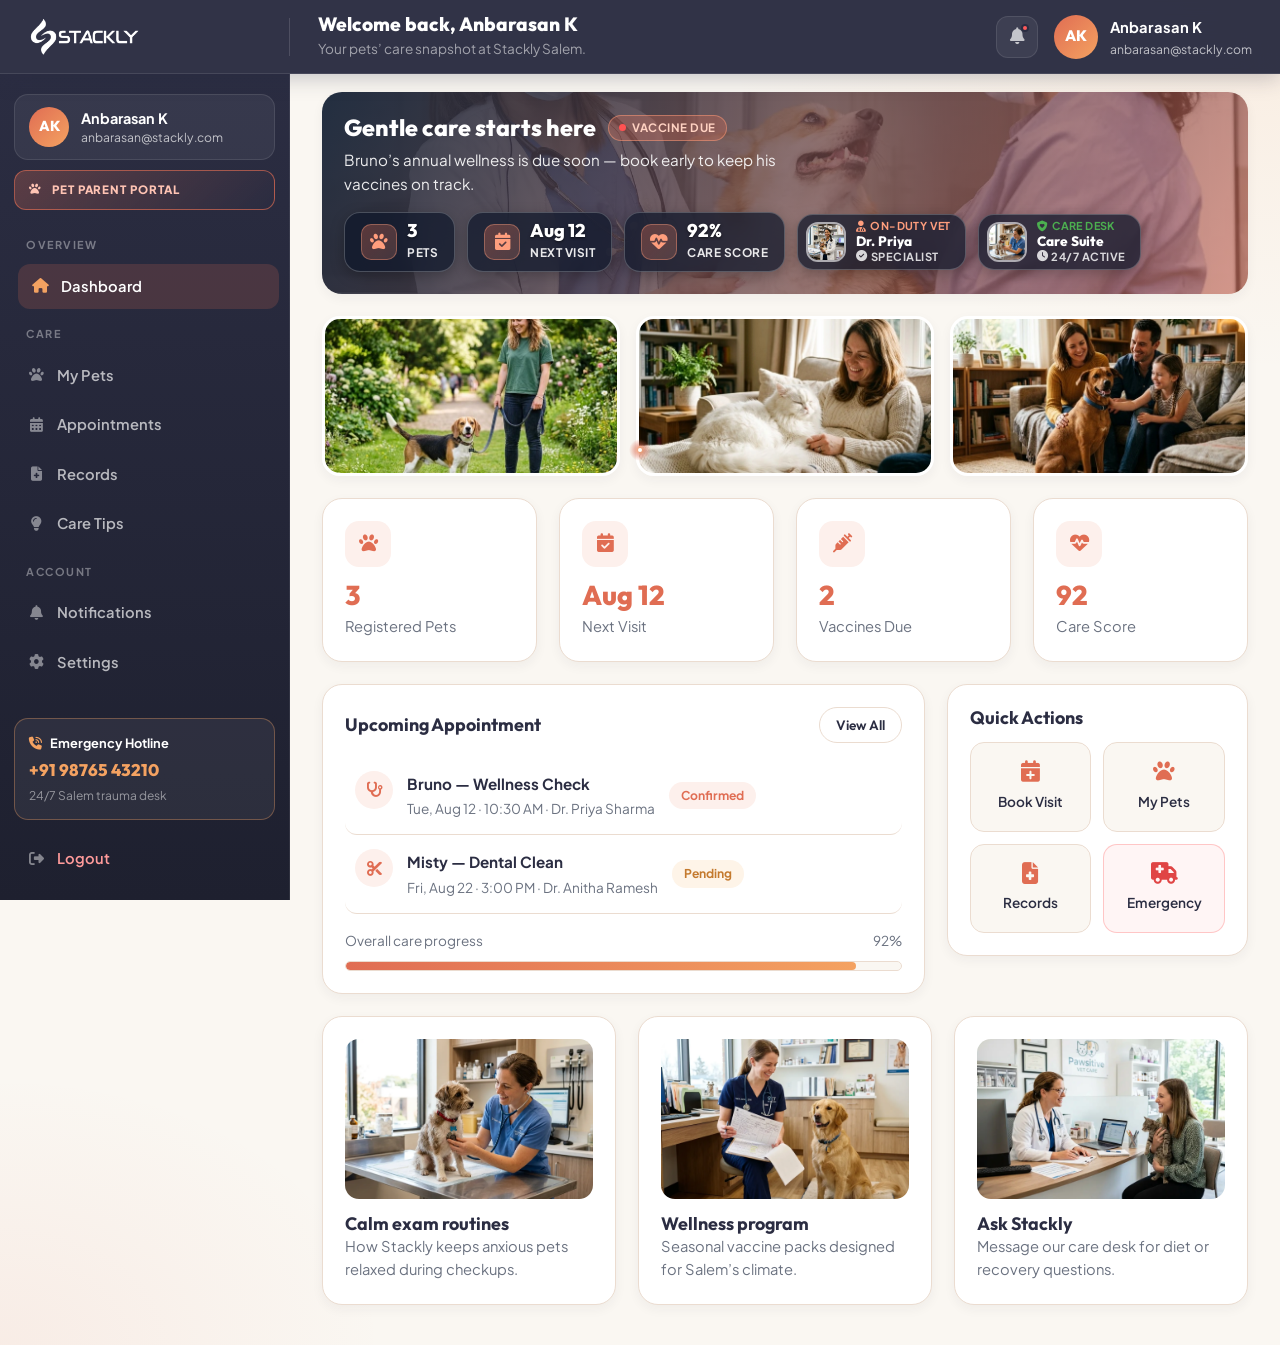
<file: customer-dashboard.html>
<!DOCTYPE html>
<html lang="en">
<head>
  <meta charset="UTF-8">
  <meta name="viewport" content="width=device-width, initial-scale=1.0">
  <title>Pet Care Portal | Stackly Veterinary Hospital</title>
  <meta name="description" content="Manage pets, appointments, prescriptions and vaccination records at Stackly Veterinary Hospital, Salem.">
  <link rel="icon" type="image/webp" href="assets/top-logo.webp">
  <link rel="stylesheet" href="https://cdnjs.cloudflare.com/ajax/libs/font-awesome/6.5.2/css/all.min.css">
  <link rel="stylesheet" href="style.css">
</head>
<body class="dash-page">
  <div id="site-preloader" class="site-preloader" aria-live="polite" aria-busy="true">
    <div class="preloader-bg"></div>
    <div class="preloader-waves" aria-hidden="true">
      <span></span><span></span><span></span>
    </div>
    <div class="preloader-floaters" aria-hidden="true">
      <i class="pf pf1"></i><i class="pf pf2"></i><i class="pf pf3"></i>
      <i class="pf pf4"></i><i class="pf pf5"></i><i class="pf pf6"></i>
    </div>
    <div class="preloader-inner">
      <div class="preloader-spinner" aria-hidden="true">
        <div class="spin-halo"></div>
        <svg class="spin-ring spin-ring-a" viewBox="0 0 120 120"><circle cx="60" cy="60" r="52" pathLength="100"></circle></svg>
        <svg class="spin-ring spin-ring-b" viewBox="0 0 120 120"><circle cx="60" cy="60" r="42" pathLength="100"></circle></svg>
        <svg class="spin-ring spin-ring-c" viewBox="0 0 120 120"><circle cx="60" cy="60" r="32" pathLength="100"></circle></svg>
        <div class="spin-core">
          <svg class="spin-mark" viewBox="0 0 64 64" role="img" aria-hidden="true">
            <path class="spin-heart" d="M32 54S10 40 10 24c0-8 6-14 14-14 5 0 8 3 8 3s3-3 8-3c8 0 14 6 14 14 0 16-22 30-22 30z"/>
            <path class="spin-plus" d="M32 18v16M24 26h16"/>
          </svg>
        </div>
      </div>
      <img src="assets/logo.webp" alt="Stackly" class="preloader-logo" width="160" height="48">
      <p class="preloader-text">Preparing gentle care<span class="preloader-dots"></span></p>
      <div class="preloader-bar"><span></span></div>
    </div>
  </div>

  <div class="page-wrapper">
    <div class="dash-layout">
      <aside class="dash-sidebar" id="dashSidebar">
        <div class="sidebar-user-card">
          <div class="sidebar-user-avatar js-user-initials">AK</div>
          <div class="sidebar-user-details">
            <div class="sidebar-user-name js-user-name">Anbarasan K</div>
            <div class="sidebar-user-email js-user-email">anbarasan@stackly.com</div>
          </div>
        </div>
        <div class="sidebar-role-card">
          <i class="fas fa-paw"></i> <span>PET PARENT PORTAL</span>
        </div>
        <div class="dash-sidebar-nav-container">
          <div class="dash-nav-label">Overview</div>
          <button type="button" class="dash-nav-btn active" data-target="dashboardHome"><i class="fas fa-house"></i> Dashboard</button>
          <div class="dash-nav-label">Care</div>
          <button type="button" class="dash-nav-btn" data-target="pets"><i class="fas fa-paw"></i> My Pets</button>
          <button type="button" class="dash-nav-btn" data-target="appointments"><i class="fas fa-calendar-days"></i> Appointments</button>
          <button type="button" class="dash-nav-btn" data-target="records"><i class="fas fa-file-medical"></i> Records</button>
          <button type="button" class="dash-nav-btn" data-target="careTips"><i class="fas fa-lightbulb"></i> Care Tips</button>
          <div class="dash-nav-label">Account</div>
          <button type="button" class="dash-nav-btn" data-target="notifications"><i class="fas fa-bell"></i> Notifications</button>
          <button type="button" class="dash-nav-btn" data-target="settings"><i class="fas fa-gear"></i> Settings</button>
        </div>
        <a href="404.html" class="dash-hotline-card" style="display:block; text-decoration:none;">
          <div class="dash-hotline-title"><i class="fas fa-phone-volume"></i> Emergency Hotline</div>
          <span class="dash-hotline-num">+91 98765 43210</span>
          <p>24/7 Salem trauma desk</p>
        </a>
        <button type="button" class="dash-nav-btn dash-logout-btn" data-logout><i class="fas fa-right-from-bracket"></i> Logout</button>
      </aside>

      <div class="dash-sidebar-overlay" id="dashOverlay"></div>

      <header class="dash-top">
        <div class="dash-top-left">
          <div class="dash-top-logo-zone">
            <button type="button" class="dash-menu-toggle" id="dashMenuToggle" aria-label="Open menu" aria-expanded="false">
              <span class="menu-icon" aria-hidden="true"><i class="fas fa-bars"></i></span>
              <span class="close-icon" aria-hidden="true"><i class="fas fa-xmark"></i></span>
            </button>
            <a href="index.html" class="dash-top-logo"><img src="assets/logo.webp" alt="Stackly"></a>
            <div class="dash-top-divider"></div>
          </div>
          <div class="dash-top-welcome">
            <h2>Welcome back, <span class="js-user-name">Anbarasan</span></h2>
            <p>Your pets’ care snapshot at Stackly Salem.</p>
          </div>
        </div>
        <div class="dash-top-right">
          <button type="button" class="dash-bell" data-target="notifications" title="Notifications" aria-label="Notifications">
            <i class="fas fa-bell"></i><span class="dot"></span>
          </button>
          <div class="dash-user">
            <div class="dash-avatar js-user-initials">AK</div>
            <div class="dash-user-details">
              <div class="dash-user-name js-user-name">Anbarasan K</div>
              <div class="sidebar-user-email js-user-email">anbarasan@stackly.com</div>
            </div>
          </div>
        </div>
      </header>

      <main class="dash-main">

        <section class="dash-panel active" id="section-dashboardHome">
          <div class="dash-card welcome-hub" style="background: linear-gradient(120deg, rgba(30, 41, 59, 0.92), rgba(224,109,83,0.55)), url('assets/veterinarian-taking-care-pet-dog.webp') center/cover;">
            <div class="welcome-hub-main">
              <div class="welcome-head-inline">
                <h3>Gentle care starts here</h3>
                <span class="welcome-tag"><span class="pulse-dot"></span> Vaccine Due</span>
              </div>
              <p>Bruno’s annual wellness is due soon — book early to keep his vaccines on track.</p>
            </div>
            <div class="welcome-strip">
              <div class="welcome-stat-pill">
                <div class="stat-ico"><i class="fas fa-paw"></i></div>
                <div class="stat-info">
                  <h4>3</h4>
                  <p>Pets</p>
                </div>
              </div>
              <div class="welcome-stat-pill">
                <div class="stat-ico"><i class="fas fa-calendar-check"></i></div>
                <div class="stat-info">
                  <h4>Aug 12</h4>
                  <p>Next Visit</p>
                </div>
              </div>
              <div class="welcome-stat-pill">
                <div class="stat-ico"><i class="fas fa-heart-pulse"></i></div>
                <div class="stat-info">
                  <h4>92%</h4>
                  <p>Care Score</p>
                </div>
              </div>
              <div class="welcome-right-cards">
                <div class="welcome-feature-card">
                  <img src="assets/dr_priya_sharma.webp" alt="Dr. Priya Sharma">
                  <div class="feature-body">
                    <span class="feature-badge"><i class="fas fa-user-doctor"></i> On-Duty Vet</span>
                    <h5 class="feature-title">Dr. Priya</h5>
                    <p class="feature-sub"><i class="fas fa-circle-check"></i> Specialist</p>
                  </div>
                </div>
                <div class="welcome-feature-card">
                  <img src="assets/inside_gentle_exam.webp" alt="Care Suite">
                  <div class="feature-body">
                    <span class="feature-badge" style="color: #4caf50;"><i class="fas fa-shield-heart"></i> Care Desk</span>
                    <h5 class="feature-title">Care Suite</h5>
                    <p class="feature-sub"><i class="fas fa-clock"></i> 24/7 Active</p>
                  </div>
                </div>
              </div>
            </div>
          </div>

          <div class="dash-pet-strip">
            <img src="assets/story_beagle_bruno_card.webp" alt="Bruno">
            <img src="assets/story_persian_cat_card.webp" alt="Misty">
            <img src="assets/story_indie_dog_card.webp" alt="Indie">
          </div>

          <div class="dash-grid dash-grid-4">
            <div class="dash-card dash-card-bounce-icon"><div class="dash-ico"><i class="fas fa-paw"></i></div><h3>3</h3><p>Registered Pets</p></div>
            <div class="dash-card dash-card-bounce-icon"><div class="dash-ico"><i class="fas fa-calendar-check"></i></div><h3>Aug 12</h3><p>Next Visit</p></div>
            <div class="dash-card dash-card-bounce-icon"><div class="dash-ico"><i class="fas fa-syringe"></i></div><h3>2</h3><p>Vaccines Due</p></div>
            <div class="dash-card dash-card-bounce-icon"><div class="dash-ico"><i class="fas fa-heart-pulse"></i></div><h3>92</h3><p>Care Score</p></div>
          </div>

          <div class="dash-grid dash-grid-2" style="margin-top: 22px; grid-template-columns: 2fr 1fr;">
            <div class="dash-card">
              <div class="dash-card-head">
                <h3 class="dash-card-title">Upcoming Appointment</h3>
                <button type="button" class="btn btn-outline btn-sm" data-target="appointments">View All</button>
              </div>
              <div class="notif-item">
                <div class="notif-ico"><i class="fas fa-stethoscope"></i></div>
                <div>
                  <strong>Bruno — Wellness Check</strong>
                  <p>Tue, Aug 12 · 10:30 AM · Dr. Priya Sharma</p>
                </div>
                <span class="pill">Confirmed</span>
              </div>
              <div class="notif-item">
                <div class="notif-ico"><i class="fas fa-scissors"></i></div>
                <div>
                  <strong>Misty — Dental Clean</strong>
                  <p>Fri, Aug 22 · 3:00 PM · Dr. Anitha Ramesh</p>
                </div>
                <span class="pill warn">Pending</span>
              </div>
              <div class="stat-row" style="margin-top: 16px;"><span>Overall care progress</span><span>92%</span></div>
              <div class="bar-track"><span class="bar-fill" data-value="92"></span></div>
            </div>
            <div class="dash-card">
              <h3 class="dash-card-title" style="margin-bottom: 14px;">Quick Actions</h3>
              <div class="qa-grid">
                <a class="qa-btn" href="contact.html#book-visit"><i class="fas fa-calendar-plus"></i> Book Visit</a>
                <button type="button" class="qa-btn" data-target="pets"><i class="fas fa-paw"></i> My Pets</button>
                <button type="button" class="qa-btn" data-target="records"><i class="fas fa-file-medical"></i> Records</button>
                <a class="qa-btn qa-btn-urgent" href="404.html"><i class="fas fa-truck-medical"></i> Emergency</a>
              </div>
            </div>
          </div>

          <div class="dash-grid dash-grid-3" style="margin-top: 22px;">
            <div class="dash-card dash-card-tilt">
              <div class="dash-card-img"><img src="assets/inside_gentle_exam.webp" alt="Gentle exam tips"></div>
              <h3 class="dash-card-title">Calm exam routines</h3>
              <p>How Stackly keeps anxious pets relaxed during checkups.</p>
            </div>
            <div class="dash-card dash-card-tilt">
              <div class="dash-card-img"><img src="assets/care_program_wellness.webp" alt="Wellness program"></div>
              <h3 class="dash-card-title">Wellness program</h3>
              <p>Seasonal vaccine packs designed for Salem’s climate.</p>
            </div>
            <div class="dash-card dash-card-tilt">
              <div class="dash-card-img"><img src="assets/ask_stackly_consult.webp" alt="Ask Stackly"></div>
              <h3 class="dash-card-title">Ask Stackly</h3>
              <p>Message our care desk for diet or recovery questions.</p>
            </div>
          </div>
        </section>


        <section class="dash-panel" id="section-pets">
          <div class="dash-card-head" style="margin-bottom: 18px;">
            <div>
              <h2 class="dash-section-title">My Pets</h2>
              <p class="dash-section-sub">Profiles registered at Stackly Salem.</p>
            </div>
            <a href="contact.html#book-visit" class="btn btn-primary btn-sm"><i class="fas fa-plus"></i> Add Pet</a>
          </div>
          <div class="dash-grid dash-grid-3">
            <div class="dash-card pet-profile-card">
              <div class="dash-card-img"><img src="assets/story_beagle_bruno_card.webp" alt="Bruno"></div>
              <div class="pet-card-top">
                <h3 class="dash-card-title">Bruno</h3>
                <span class="pill">Healthy</span>
              </div>
              <p>Beagle · Male · 4 yrs</p>
              <div class="pet-meta"><span><i class="fas fa-weight-scale"></i> 12.4 kg</span><span><i class="fas fa-syringe"></i> Vaccines due</span></div>
              <button type="button" class="btn btn-outline btn-sm" data-target="records" style="margin-top: 14px;">View Records</button>
            </div>
            <div class="dash-card pet-profile-card">
              <div class="dash-card-img"><img src="assets/story_persian_cat_card.webp" alt="Misty"></div>
              <div class="pet-card-top">
                <h3 class="dash-card-title">Misty</h3>
                <span class="pill warn">Dental watch</span>
              </div>
              <p>Persian · Female · 3 yrs</p>
              <div class="pet-meta"><span><i class="fas fa-weight-scale"></i> 4.1 kg</span><span><i class="fas fa-tooth"></i> Clean scheduled</span></div>
              <button type="button" class="btn btn-outline btn-sm" data-target="appointments" style="margin-top: 14px;">Appointments</button>
            </div>
            <div class="dash-card pet-profile-card">
              <div class="dash-card-img"><img src="assets/story_indie_dog_card.webp" alt="Indie"></div>
              <div class="pet-card-top">
                <h3 class="dash-card-title">Indie</h3>
                <span class="pill">Recovering</span>
              </div>
              <p>Indie Dog · Male · 2 yrs</p>
              <div class="pet-meta"><span><i class="fas fa-weight-scale"></i> 18.0 kg</span><span><i class="fas fa-bandage"></i> Post-op week 2</span></div>
              <button type="button" class="btn btn-outline btn-sm" data-target="careTips" style="margin-top: 14px;">Recovery Tips</button>
            </div>
          </div>
        </section>


        <section class="dash-panel" id="section-appointments">
          <div class="dash-card-head" style="margin-bottom: 18px;">
            <div>
              <h2 class="dash-section-title">Appointments</h2>
              <p class="dash-section-sub">Upcoming visits and recent history.</p>
            </div>
            <a href="contact.html#book-visit" class="btn btn-primary btn-sm"><i class="fas fa-calendar-plus"></i> Book Visit</a>
          </div>
          <div class="dash-card" style="margin-bottom: 22px;">
            <h3 class="dash-card-title" style="margin-bottom: 12px;">Upcoming</h3>
            <div class="notif-item">
              <div class="notif-ico"><i class="fas fa-stethoscope"></i></div>
              <div><strong>Bruno — Annual Wellness</strong><p>Aug 12, 2026 · 10:30 AM · Consult Room 2</p></div>
              <span class="pill">Confirmed</span>
            </div>
            <div class="notif-item">
              <div class="notif-ico"><i class="fas fa-tooth"></i></div>
              <div><strong>Misty — Dental Cleaning</strong><p>Aug 22, 2026 · 3:00 PM · Surgery Suite</p></div>
              <span class="pill warn">Pending</span>
            </div>
            <div class="notif-item">
              <div class="notif-ico"><i class="fas fa-scissors"></i></div>
              <div><strong>Indie — Grooming Follow-up</strong><p>Sep 2, 2026 · 11:00 AM · Groom Bay</p></div>
              <span class="pill">Confirmed</span>
            </div>
          </div>
          <div class="dash-card">
            <h3 class="dash-card-title" style="margin-bottom: 12px;">Visit History</h3>
            <div class="table-scroll">
              <table class="dash-table">
                <thead><tr><th>Date</th><th>Pet</th><th>Service</th><th>Doctor</th><th>Status</th></tr></thead>
                <tbody>
                  <tr><td>Jul 18, 2026</td><td>Indie</td><td>Orthopedic review</td><td>Dr. Rajesh</td><td><span class="pill">Completed</span></td></tr>
                  <tr><td>Jun 30, 2026</td><td>Bruno</td><td>Vaccination booster</td><td>Dr. Priya</td><td><span class="pill">Completed</span></td></tr>
                  <tr><td>Jun 12, 2026</td><td>Misty</td><td>Skin allergy consult</td><td>Dr. Anitha</td><td><span class="pill">Completed</span></td></tr>
                  <tr><td>May 20, 2026</td><td>Bruno</td><td>Ear infection</td><td>Dr. Senthil</td><td><span class="pill">Completed</span></td></tr>
                </tbody>
              </table>
            </div>
          </div>
        </section>


        <section class="dash-panel" id="section-records">
          <h2 class="dash-section-title">Medical Records</h2>
          <p class="dash-section-sub" style="margin-bottom: 18px;">Prescriptions and vaccination timeline.</p>
          <div class="dash-grid dash-grid-2">
            <div class="dash-card">
              <h3 class="dash-card-title" style="margin-bottom: 14px;"><i class="fas fa-prescription highlight"></i> Prescriptions</h3>
              <div class="record-item">
                <strong>Amoxicillin 250mg</strong>
                <p>Bruno · Ear infection · Jul 2026 · 7 days</p>
                <span class="pill">Active</span>
              </div>
              <div class="record-item">
                <strong>Gabapentin 100mg</strong>
                <p>Indie · Post-op comfort · Jul 2026 · tapering</p>
                <span class="pill warn">Taper</span>
              </div>
              <div class="record-item">
                <strong>Omega skin oil</strong>
                <p>Misty · Coat support · Jun 2026</p>
                <span class="pill">Completed</span>
              </div>
            </div>
            <div class="dash-card">
              <h3 class="dash-card-title" style="margin-bottom: 14px;"><i class="fas fa-syringe highlight"></i> Vaccination Timeline</h3>
              <div class="timeline">
                <div class="timeline-item done"><strong>Rabies</strong><p>Bruno · Jun 30, 2026</p></div>
                <div class="timeline-item done"><strong>DHPP Booster</strong><p>Bruno · Jun 30, 2026</p></div>
                <div class="timeline-item due"><strong>Feline RCP</strong><p>Misty · Due Aug 22, 2026</p></div>
                <div class="timeline-item due"><strong>Lepto</strong><p>Indie · Due Sep 5, 2026</p></div>
              </div>
              <div class="stat-row" style="margin-top: 16px;"><span>Vaccine compliance</span><span>78%</span></div>
              <div class="bar-track"><span class="bar-fill" data-value="78"></span></div>
            </div>
          </div>
        </section>


        <section class="dash-panel" id="section-careTips">
          <h2 class="dash-section-title">Care Tips</h2>
          <p class="dash-section-sub" style="margin-bottom: 18px;">Practical guidance from the Stackly care team.</p>
          <div class="dash-grid dash-grid-3">
            <div class="dash-card dash-card-tilt">
              <div class="dash-card-img"><img src="assets/inside_gentle_exam.webp" alt="Exam prep"></div>
              <h3 class="dash-card-title">Before the exam</h3>
              <p>Skip heavy meals 2 hours prior and bring recent photos of symptoms.</p>
            </div>
            <div class="dash-card dash-card-tilt">
              <div class="dash-card-img"><img src="assets/inside_happy_recovery.webp" alt="Recovery"></div>
              <h3 class="dash-card-title">Happy recovery</h3>
              <p>Soft bedding, short leash walks, and meds on a fixed schedule.</p>
            </div>
            <div class="dash-card dash-card-tilt">
              <div class="dash-card-img"><img src="assets/inside_surgery_suite.webp" alt="Surgery prep"></div>
              <h3 class="dash-card-title">Surgery day</h3>
              <p>Arrive 20 minutes early; fasting instructions will be SMS’d the night before.</p>
            </div>
            <div class="dash-card dash-card-tilt">
              <div class="dash-card-img"><img src="assets/ask_stackly_consult.webp" alt="Consult"></div>
              <h3 class="dash-card-title">Virtual consult</h3>
              <p>Use Ask Stackly for follow-up questions between clinic visits.</p>
            </div>
            <div class="dash-card dash-card-tilt">
              <div class="dash-card-img"><img src="assets/care_program_wellness.webp" alt="Wellness"></div>
              <h3 class="dash-card-title">Seasonal wellness</h3>
              <p>Tick prevention intensifies from June–October in Salem.</p>
            </div>
            <div class="dash-card dash-card-tilt">
              <div class="dash-card-img"><img src="assets/pet_grooming_service.webp" alt="Grooming"></div>
              <h3 class="dash-card-title">Grooming cadence</h3>
              <p>Persian coats need monthly dematting; book Misty’s next slot early.</p>
            </div>
          </div>
        </section>


        <section class="dash-panel" id="section-notifications">
          <div class="dash-card-head" style="margin-bottom: 18px;">
            <div>
              <h2 class="dash-section-title">Notifications</h2>
              <p class="dash-section-sub">Clinic updates and reminders.</p>
            </div>
            <button type="button" class="btn btn-outline btn-sm" id="markAllRead">Mark all as read</button>
          </div>
          <div class="dash-card">
            <div class="notif-item unread">
              <div class="notif-ico"><i class="fas fa-syringe"></i></div>
              <div><strong>Vaccine reminder</strong><p>Misty’s RCP booster is due on Aug 22.</p></div>
              <span class="pill warn">New</span>
            </div>
            <div class="notif-item unread">
              <div class="notif-ico"><i class="fas fa-calendar-check"></i></div>
              <div><strong>Appointment confirmed</strong><p>Bruno’s wellness visit is locked for Aug 12, 10:30 AM.</p></div>
              <span class="pill">New</span>
            </div>
            <div class="notif-item unread">
              <div class="notif-ico"><i class="fas fa-file-prescription"></i></div>
              <div><strong>Prescription ready</strong><p>Indie’s post-op meds refill is available at the pharmacy desk.</p></div>
              <span class="pill">New</span>
            </div>
            <div class="notif-item">
              <div class="notif-ico"><i class="fas fa-heart"></i></div>
              <div><strong>Recovery milestone</strong><p>Indie completed week 1 of orthopedic recovery.</p></div>
            </div>
            <div class="notif-item">
              <div class="notif-ico"><i class="fas fa-bullhorn"></i></div>
              <div><strong>Clinic notice</strong><p>Extended evening hours every Thursday through September.</p></div>
            </div>
          </div>
        </section>


        <section class="dash-panel" id="section-settings">
          <h2 class="dash-section-title">Account Settings</h2>
          <p class="dash-section-sub" style="margin-bottom: 18px;">Keep your contact details current for SMS reminders.</p>
          <div class="dash-grid dash-grid-2">
            <div class="dash-card">
              <h3 class="dash-card-title" style="margin-bottom: 16px;">Profile</h3>
              <form id="settingsForm" class="dash-form">
                <div class="form-group">
                  <label for="settingsName">Full name</label>
                  <input type="text" id="settingsName" name="name" value="Anbarasan K" required>
                </div>
                <div class="form-group">
                  <label for="settingsEmail">Email</label>
                  <input type="email" id="settingsEmail" name="email" value="anbarasan@stackly.com" required>
                </div>
                <div class="form-group">
                  <label for="settingsPhone">Phone</label>
                  <input type="tel" id="settingsPhone" name="phone" value="9876543210" maxlength="10">
                </div>
                <div class="form-group">
                  <label for="settingsCity">City</label>
                  <input type="text" id="settingsCity" name="city" value="Salem">
                </div>
                <button type="submit" class="btn btn-primary" onclick="window.location.href='404.html'; return false;">Save Profile</button>
              </form>
            </div>
            <div class="dash-card">
              <h3 class="dash-card-title" style="margin-bottom: 16px;">Preferences</h3>
              <label class="switch-row">
                <span>
                  <strong>SMS appointment reminders</strong>
                  <p>Get a text 24 hours before each visit.</p>
                </span>
                <input type="checkbox" class="switch-toggle" checked aria-label="SMS reminders">
              </label>
              <label class="switch-row">
                <span>
                  <strong>Vaccine due alerts</strong>
                  <p>Notify me when boosters are within 14 days.</p>
                </span>
                <input type="checkbox" class="switch-toggle" checked aria-label="Vaccine alerts">
              </label>
              <label class="switch-row">
                <span>
                  <strong>Care tip emails</strong>
                  <p>Occasional seasonal pet-care guidance.</p>
                </span>
                <input type="checkbox" class="switch-toggle" aria-label="Care tip emails">
              </label>
              <div class="dash-note">
                <i class="fas fa-lock"></i>
                <div>
                  <strong>Password</strong>
                  <p>To reset your password, sign out and use “Forgot password” on the login page.</p>
                </div>
              </div>
            </div>
          </div>
        </section>
      </main>
    </div>
  </div>

  <div class="modal-backdrop" id="logoutModal">
    <div class="modal-card">
      <div class="modal-icon"><i class="fas fa-right-from-bracket"></i></div>
      <h3>Heading out?</h3>
      <p>You're about to sign out of your Stackly Pet Care account.</p>
      <div class="modal-actions">
        <button type="button" class="btn btn-outline" id="cancelLogout">Stay Signed In</button>
        <button type="button" class="btn btn-primary" id="confirmLogout">Yes, Log Out</button>
      </div>
    </div>
  </div>

  <script src="script.js"></script>
</body>
</html>
</file>
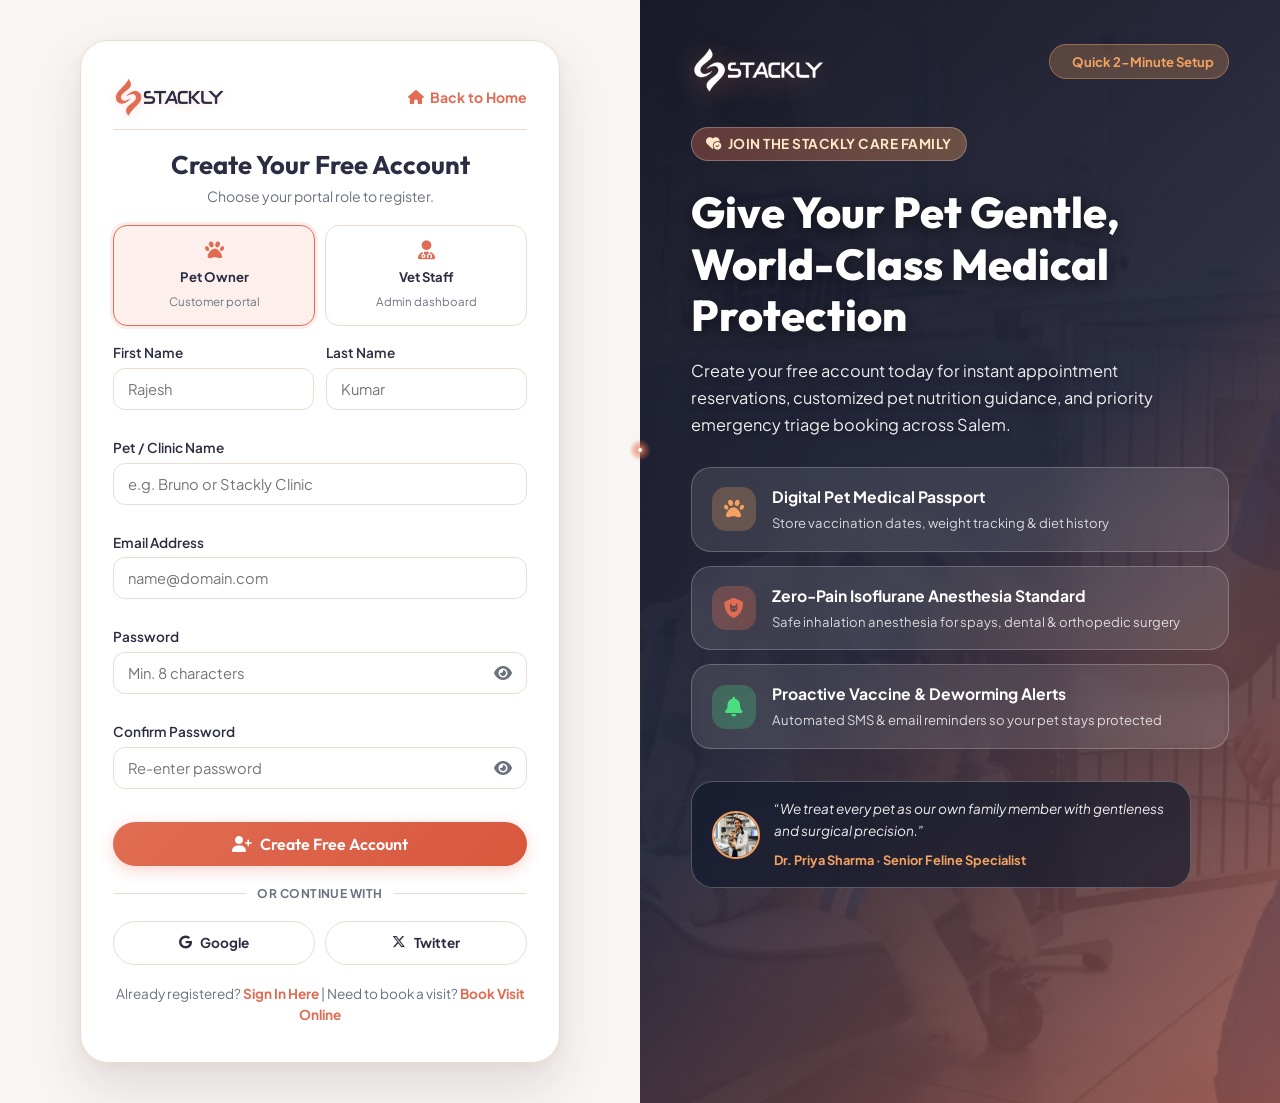
<file: get-started.html>
<!DOCTYPE html>
<html lang="en">
<head>
  <meta charset="UTF-8">
  <meta name="viewport" content="width=device-width, initial-scale=1.0">
  <title>Create Account | Get Started | Stackly Veterinary Hospital</title>
  <meta name="description" content="Create your Stackly Pet Care account or book a veterinary visit online at our Salem hospital.">
  <link rel="icon" type="image/webp" href="assets/top-logo.webp">
  <link rel="stylesheet" href="https://cdnjs.cloudflare.com/ajax/libs/font-awesome/6.5.2/css/all.min.css">
  <link rel="stylesheet" href="style.css">
</head>
<body class="auth-page">
  <div id="site-preloader" class="site-preloader" aria-live="polite" aria-busy="true">
    <div class="preloader-bg"></div>
    <div class="preloader-waves" aria-hidden="true">
      <span></span><span></span><span></span>
    </div>
    <div class="preloader-floaters" aria-hidden="true">
      <i class="pf pf1"></i><i class="pf pf2"></i><i class="pf pf3"></i>
      <i class="pf pf4"></i><i class="pf pf5"></i><i class="pf pf6"></i>
    </div>
    <div class="preloader-inner">
      <div class="preloader-spinner" aria-hidden="true">
        <div class="spin-halo"></div>
        <svg class="spin-ring spin-ring-a" viewBox="0 0 120 120">
          <circle cx="60" cy="60" r="52" pathLength="100"></circle>
        </svg>
        <svg class="spin-ring spin-ring-b" viewBox="0 0 120 120">
          <circle cx="60" cy="60" r="42" pathLength="100"></circle>
        </svg>
        <svg class="spin-ring spin-ring-c" viewBox="0 0 120 120">
          <circle cx="60" cy="60" r="32" pathLength="100"></circle>
        </svg>
        <div class="spin-core">
          <svg class="spin-mark" viewBox="0 0 64 64" role="img" aria-hidden="true">
            <path class="spin-heart" d="M32 54S10 40 10 24c0-8 6-14 14-14 5 0 8 3 8 3s3-3 8-3c8 0 14 6 14 14 0 16-22 30-22 30z"/>
            <path class="spin-plus" d="M32 18v16M24 26h16"/>
          </svg>
        </div>
      </div>
      <img src="assets/logo.webp" alt="Stackly" class="preloader-logo" width="160" height="48">
      <p class="preloader-text">Preparing gentle care<span class="preloader-dots"></span></p>
      <div class="preloader-bar"><span></span></div>
    </div>
  </div>

  <div class="auth-split-screen">

    <div class="auth-form-side">
      <div class="auth-card">
        <div style="display:flex;align-items:center;justify-content:space-between;margin-bottom:20px;padding-bottom:12px;border-bottom:1px solid var(--border-color);">
          <a href="index.html" class="brand-logo" style="display:inline-flex;">
            <img src="assets/logo.webp" alt="Stackly Logo" style="height:40px;">
          </a>
          <a href="index.html" style="font-size:0.88rem;font-weight:700;color:var(--primary);display:inline-flex;align-items:center;gap:6px;text-decoration:none;">
            <i class="fa-solid fa-house"></i> Back to Home
          </a>
        </div>
        <div style="text-align:center;margin-bottom:18px;">
          <h2 style="font-size:1.6rem;color:var(--dark);margin-bottom:4px;">Create Your Free Account</h2>
          <p class="auth-sub" style="margin-bottom:0;">Choose your portal role to register.</p>
        </div>

        <form id="registerForm" novalidate autocomplete="off">
          <div class="role-cards" id="regRoles">
            <label class="role-card is-selected">
              <input type="radio" name="role" value="customer" checked>
              <i class="fa-solid fa-paw"></i>
              <strong>Pet Owner</strong>
              <span>Customer portal</span>
            </label>
            <label class="role-card">
              <input type="radio" name="role" value="admin">
              <i class="fa-solid fa-user-doctor"></i>
              <strong>Vet Staff</strong>
              <span>Admin dashboard</span>
            </label>
          </div>

          <div class="form-row-2">
            <div class="form-group">
              <label for="regFirstName">First Name</label>
              <input id="regFirstName" name="firstname" type="text" placeholder="Rajesh">
              <div class="field-error" id="regFirstNameError"></div>
            </div>
            <div class="form-group">
              <label for="regLastName">Last Name</label>
              <input id="regLastName" name="lastname" type="text" placeholder="Kumar">
              <div class="field-error" id="regLastNameError"></div>
            </div>
          </div>

          <div class="form-group">
            <label for="regPetName">Pet / Clinic Name</label>
            <input id="regPetName" name="company" type="text" placeholder="e.g. Bruno or Stackly Clinic">
            <div class="field-error" id="regCompanyError"></div>
          </div>

          <div class="form-group">
            <label for="regEmail">Email Address</label>
            <input id="regEmail" name="email" type="email" placeholder="name@domain.com" autocomplete="email">
            <div class="field-error" id="regEmailError"></div>
          </div>

          <div class="form-group">
            <label for="regPassword">Password</label>
            <div class="password-wrap">
              <input id="regPassword" name="password" type="password" placeholder="Min. 8 characters" autocomplete="new-password">
              <button type="button" class="toggle-password" data-target="regPassword" aria-label="Show password" aria-pressed="false"><i class="fa-solid fa-eye" aria-hidden="true"></i></button>
            </div>
            <div class="field-error" id="regPasswordError"></div>
          </div>

          <div class="form-group">
            <label for="regConfirmPassword">Confirm Password</label>
            <div class="password-wrap">
              <input id="regConfirmPassword" name="confirm_password" type="password" placeholder="Re-enter password" autocomplete="new-password">
              <button type="button" class="toggle-password" data-target="regConfirmPassword" aria-label="Show password" aria-pressed="false"><i class="fa-solid fa-eye" aria-hidden="true"></i></button>
            </div>
            <div class="field-error" id="regConfirmPasswordError"></div>
          </div>

          <button type="submit" class="btn btn-primary" style="width:100%;padding:12px 16px;margin-top:6px;font-size:1rem;">
            <i class="fa-solid fa-user-plus"></i> Create Free Account
          </button>
        </form>

        <div class="auth-divider">OR CONTINUE WITH</div>
        <div class="social-auth">
          <a href="404.html" onclick="event.preventDefault(); window.location.href='404.html';"><i class="fa-brands fa-google"></i> Google</a>
          <a href="404.html" onclick="event.preventDefault(); window.location.href='404.html';"><i class="fa-brands fa-x-twitter"></i> Twitter</a>
        </div>

        <p style="text-align:center;margin-top:18px;font-size:0.85rem;color:var(--text-muted);">
          Already registered? <a href="login.html" style="color:var(--primary);font-weight:700;">Sign In Here</a> | Need to book a visit? <a href="contact.html#book-visit" style="color:var(--primary);font-weight:700;">Book Visit Online</a>
        </p>
      </div>
    </div>

    <div class="auth-content-side">
      <div class="auth-content-bg">
        <img src="assets/inside_happy_recovery.webp" alt="Stackly Pet Care Registration">
      </div>

      <div class="auth-content-body">
        <div style="display:flex;align-items:center;justify-content:space-between;flex-wrap:wrap;gap:12px;margin-bottom:32px;">
          <a href="index.html" class="brand-logo">
            <img src="assets/logo.webp" alt="Stackly Logo" style="height:48px;filter:brightness(0) invert(1) drop-shadow(0 4px 12px rgba(224,109,83,0.4));">
          </a>
          <span class="emergency-live-pill" style="background:rgba(244,162,97,0.25);color:var(--secondary);border-color:rgba(244,162,97,0.4);">
            <i class="fa-solid fa-sparkles"></i> Quick 2-Minute Setup
          </span>
        </div>

        <div style="margin-bottom:14px;">
          <span class="section-tag" style="background:linear-gradient(90deg, rgba(224,109,83,0.35), rgba(244,162,97,0.35));color:#ffe8c8;border:1px solid rgba(255,255,255,0.25);">
            <i class="fa-solid fa-heart-circle-check"></i> Join The Stackly Care Family
          </span>
        </div>

        <h1 style="font-size:clamp(1.9rem, 3.4vw, 2.7rem);color:#ffffff;margin-bottom:16px;line-height:1.2;font-weight:800;text-shadow:0 4px 16px rgba(0,0,0,0.5);">
          Give Your Pet Gentle, World-Class Medical Protection
        </h1>

        <p style="font-size:1.02rem;color:rgba(255,255,255,0.92);margin-bottom:28px;line-height:1.65;max-width:500px;text-shadow:0 2px 8px rgba(0,0,0,0.4);">
          Create your free account today for instant appointment reservations, customized pet nutrition guidance, and priority emergency triage booking across Salem.
        </p>

        <div style="display:flex;flex-direction:column;gap:14px;margin-bottom:32px;">
          <div class="auth-feature-card">
            <div style="width:44px;height:44px;border-radius:14px;background:rgba(244,162,97,0.25);color:var(--secondary);display:flex;align-items:center;justify-content:center;font-size:1.25rem;flex-shrink:0;">
              <i class="fa-solid fa-paw"></i>
            </div>
            <div>
              <strong style="font-size:0.98rem;color:#fff;display:block;">Digital Pet Medical Passport</strong>
              <span style="font-size:0.82rem;color:rgba(255,255,255,0.8);">Store vaccination dates, weight tracking &amp; diet history</span>
            </div>
          </div>

          <div class="auth-feature-card">
            <div style="width:44px;height:44px;border-radius:14px;background:rgba(224,109,83,0.3);color:var(--primary);display:flex;align-items:center;justify-content:center;font-size:1.25rem;flex-shrink:0;">
              <i class="fa-solid fa-shield-cat"></i>
            </div>
            <div>
              <strong style="font-size:0.98rem;color:#fff;display:block;">Zero-Pain Isoflurane Anesthesia Standard</strong>
              <span style="font-size:0.82rem;color:rgba(255,255,255,0.8);">Safe inhalation anesthesia for spays, dental &amp; orthopedic surgery</span>
            </div>
          </div>

          <div class="auth-feature-card">
            <div style="width:44px;height:44px;border-radius:14px;background:rgba(74,222,128,0.25);color:#4ade80;display:flex;align-items:center;justify-content:center;font-size:1.25rem;flex-shrink:0;">
              <i class="fa-solid fa-bell"></i>
            </div>
            <div>
              <strong style="font-size:0.98rem;color:#fff;display:block;">Proactive Vaccine &amp; Deworming Alerts</strong>
              <span style="font-size:0.82rem;color:rgba(255,255,255,0.8);">Automated SMS &amp; email reminders so your pet stays protected</span>
            </div>
          </div>
        </div>

        <div style="background:rgba(15,23,42,0.65);backdrop-filter:blur(14px);border:1px solid rgba(255,255,255,0.25);padding:16px 20px;border-radius:22px;display:flex;align-items:center;gap:14px;max-width:500px;">
          <img src="assets/dr_priya_sharma.webp" alt="Dr. Priya Sharma" style="width:48px;height:48px;border-radius:50%;object-fit:cover;border:2px solid var(--secondary);flex-shrink:0;">
          <div>
            <p style="margin:0 0 4px;font-size:0.85rem;color:rgba(255,255,255,0.92);font-style:italic;">“We treat every pet as our own family member with gentleness and surgical precision.”</p>
            <strong style="font-size:0.8rem;color:var(--secondary);">Dr. Priya Sharma · Senior Feline Specialist</strong>
          </div>
        </div>
      </div>

    </div>
  </div>

  <div class="stackly-overlay" id="regSuccessModal" aria-live="polite">
    <div class="stackly-modal">
      <i class="fa-solid fa-circle-check ok"></i>
      <h3>Account Created!</h3>
      <p style="color:var(--text-muted);font-size:0.9rem;">Your Stackly Pet Care account is ready. Redirecting to Sign In…</p>
    </div>
  </div>

  <script src="script.js"></script>
</body>
</html>
</file>
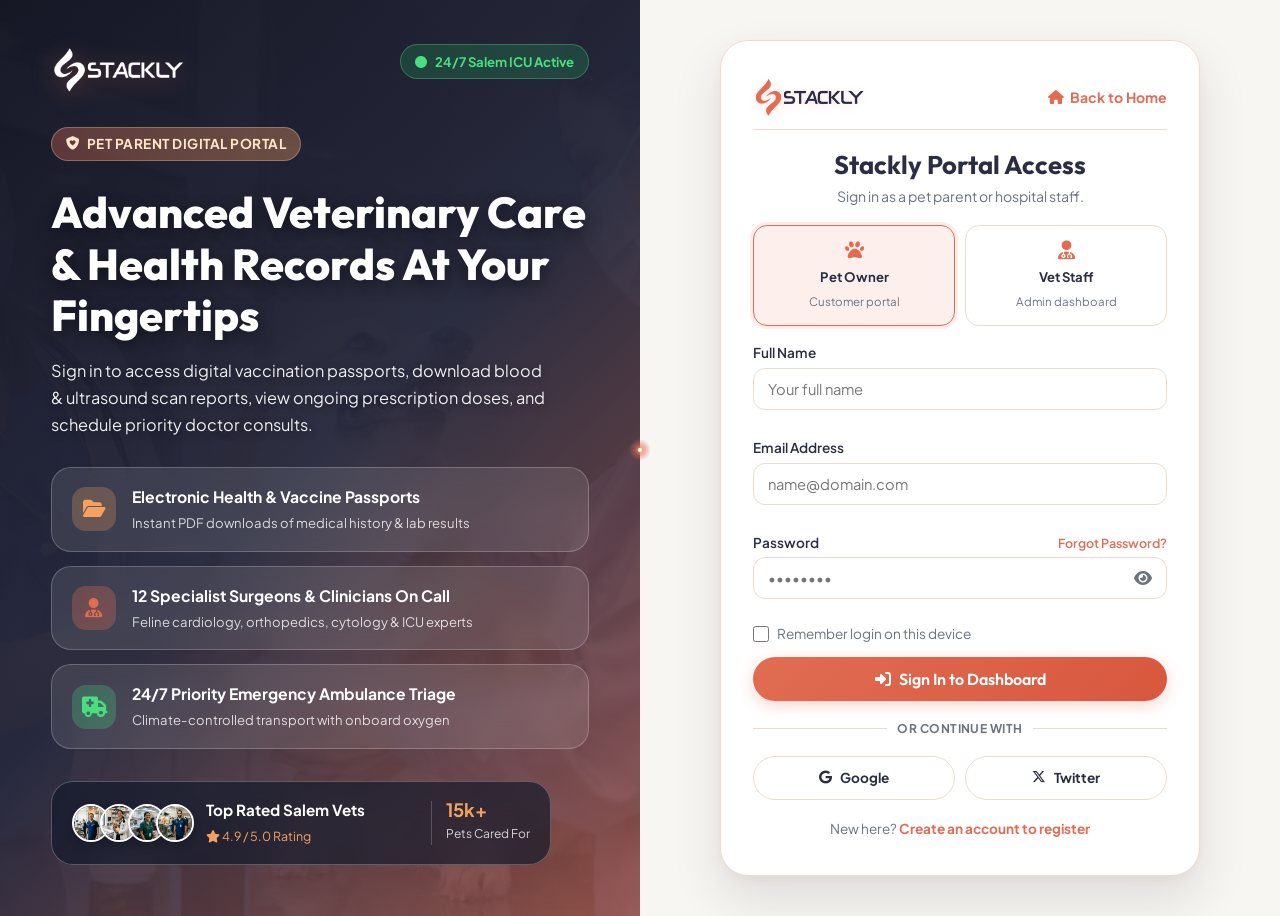
<file: login.html>
<!DOCTYPE html>
<html lang="en">
<head>
  <meta charset="UTF-8">
  <meta name="viewport" content="width=device-width, initial-scale=1.0">
  <title>Sign In &amp; Portal Access | Stackly Veterinary Hospital</title>
  <meta name="description" content="Log in to Stackly Pet Care Portal. Access pet medical records as a Pet Owner or manage hospital schedules as Admin/Vet Staff.">
  <link rel="icon" type="image/webp" href="assets/top-logo.webp">
  <link rel="stylesheet" href="https://cdnjs.cloudflare.com/ajax/libs/font-awesome/6.5.2/css/all.min.css">
  <link rel="stylesheet" href="style.css">
</head>
<body class="auth-page">
  <div id="site-preloader" class="site-preloader" aria-live="polite" aria-busy="true">
    <div class="preloader-bg"></div>
    <div class="preloader-waves" aria-hidden="true">
      <span></span><span></span><span></span>
    </div>
    <div class="preloader-floaters" aria-hidden="true">
      <i class="pf pf1"></i><i class="pf pf2"></i><i class="pf pf3"></i>
      <i class="pf pf4"></i><i class="pf pf5"></i><i class="pf pf6"></i>
    </div>
    <div class="preloader-inner">
      <div class="preloader-spinner" aria-hidden="true">
        <div class="spin-halo"></div>
        <svg class="spin-ring spin-ring-a" viewBox="0 0 120 120">
          <circle cx="60" cy="60" r="52" pathLength="100"></circle>
        </svg>
        <svg class="spin-ring spin-ring-b" viewBox="0 0 120 120">
          <circle cx="60" cy="60" r="42" pathLength="100"></circle>
        </svg>
        <svg class="spin-ring spin-ring-c" viewBox="0 0 120 120">
          <circle cx="60" cy="60" r="32" pathLength="100"></circle>
        </svg>
        <div class="spin-core">
          <svg class="spin-mark" viewBox="0 0 64 64" role="img" aria-hidden="true">
            <path class="spin-heart" d="M32 54S10 40 10 24c0-8 6-14 14-14 5 0 8 3 8 3s3-3 8-3c8 0 14 6 14 14 0 16-22 30-22 30z"/>
            <path class="spin-plus" d="M32 18v16M24 26h16"/>
          </svg>
        </div>
      </div>
      <img src="assets/logo.webp" alt="Stackly" class="preloader-logo" width="160" height="48">
      <p class="preloader-text">Preparing gentle care<span class="preloader-dots"></span></p>
      <div class="preloader-bar"><span></span></div>
    </div>
  </div>

  <div class="auth-split-screen">

    <div class="auth-content-side">
      <div class="auth-content-bg">
        <img src="assets/veterinarian-taking-care-pet-dog.webp" alt="Stackly Pet Care">
      </div>

      <div class="auth-content-body">
        <div style="display:flex;align-items:center;justify-content:space-between;flex-wrap:wrap;gap:12px;margin-bottom:32px;">
          <a href="index.html" class="brand-logo">
            <img src="assets/logo.webp" alt="Stackly Logo" style="height:48px;filter:brightness(0) invert(1) drop-shadow(0 4px 12px rgba(224,109,83,0.4));">
          </a>
          <span class="emergency-live-pill">
            <i class="fa-solid fa-circle"></i> 24/7 Salem ICU Active
          </span>
        </div>

        <div style="margin-bottom:14px;">
          <span class="section-tag" style="background:linear-gradient(90deg, rgba(224,109,83,0.35), rgba(244,162,97,0.35));color:#ffe8c8;border:1px solid rgba(255,255,255,0.25);">
            <i class="fa-solid fa-shield-heart"></i> Pet Parent Digital Portal
          </span>
        </div>

        <h1 style="font-size:clamp(1.9rem, 3.4vw, 2.7rem);color:#ffffff;margin-bottom:16px;line-height:1.2;font-weight:800;text-shadow:0 4px 16px rgba(0,0,0,0.5);">
          Advanced Veterinary Care &amp; Health Records At Your Fingertips
        </h1>

        <p style="font-size:1.02rem;color:rgba(255,255,255,0.92);margin-bottom:28px;line-height:1.65;max-width:500px;text-shadow:0 2px 8px rgba(0,0,0,0.4);">
          Sign in to access digital vaccination passports, download blood &amp; ultrasound scan reports, view ongoing prescription doses, and schedule priority doctor consults.
        </p>

        <div style="display:flex;flex-direction:column;gap:14px;margin-bottom:32px;">
          <div class="auth-feature-card">
            <div style="width:44px;height:44px;border-radius:14px;background:rgba(244,162,97,0.25);color:var(--secondary);display:flex;align-items:center;justify-content:center;font-size:1.25rem;flex-shrink:0;">
              <i class="fa-solid fa-folder-open"></i>
            </div>
            <div>
              <strong style="font-size:0.98rem;color:#fff;display:block;">Electronic Health &amp; Vaccine Passports</strong>
              <span style="font-size:0.82rem;color:rgba(255,255,255,0.8);">Instant PDF downloads of medical history &amp; lab results</span>
            </div>
          </div>

          <div class="auth-feature-card">
            <div style="width:44px;height:44px;border-radius:14px;background:rgba(224,109,83,0.3);color:var(--primary);display:flex;align-items:center;justify-content:center;font-size:1.25rem;flex-shrink:0;">
              <i class="fa-solid fa-user-doctor"></i>
            </div>
            <div>
              <strong style="font-size:0.98rem;color:#fff;display:block;">12 Specialist Surgeons &amp; Clinicians On Call</strong>
              <span style="font-size:0.82rem;color:rgba(255,255,255,0.8);">Feline cardiology, orthopedics, cytology &amp; ICU experts</span>
            </div>
          </div>

          <div class="auth-feature-card">
            <div style="width:44px;height:44px;border-radius:14px;background:rgba(74,222,128,0.25);color:#4ade80;display:flex;align-items:center;justify-content:center;font-size:1.25rem;flex-shrink:0;">
              <i class="fa-solid fa-truck-medical"></i>
            </div>
            <div>
              <strong style="font-size:0.98rem;color:#fff;display:block;">24/7 Priority Emergency Ambulance Triage</strong>
              <span style="font-size:0.82rem;color:rgba(255,255,255,0.8);">Climate-controlled transport with onboard oxygen</span>
            </div>
          </div>
        </div>

        <div style="background:rgba(15,23,42,0.65);backdrop-filter:blur(14px);border:1px solid rgba(255,255,255,0.25);padding:16px 20px;border-radius:22px;display:flex;align-items:center;justify-content:space-between;flex-wrap:wrap;gap:14px;max-width:500px;">
          <div style="display:flex;align-items:center;gap:12px;">
            <div class="avatar-group">
              <img src="assets/dr_rajesh_kumar.webp" alt="Dr. Rajesh Kumar">
              <img src="assets/dr_priya_sharma.webp" alt="Dr. Priya Sharma">
              <img src="assets/dr_anitha_ramesh.webp" alt="Dr. Anitha Ramesh">
              <img src="assets/dr_senthil_nathan.webp" alt="Dr. Senthil Nathan">
            </div>
            <div>
              <strong style="font-size:0.95rem;color:#fff;display:block;">Top Rated Salem Vets</strong>
              <span style="font-size:0.78rem;color:var(--secondary);"><i class="fa-solid fa-star"></i> 4.9 / 5.0 Rating</span>
            </div>
          </div>

          <div style="border-left:1px solid rgba(255,255,255,0.2);padding-left:14px;">
            <strong style="font-size:1.15rem;color:var(--secondary);display:block;line-height:1;">15k+</strong>
            <span style="font-size:0.75rem;color:rgba(255,255,255,0.8);">Pets Cared For</span>
          </div>
        </div>
      </div>

    </div>

    <div class="auth-form-side">
      <div class="auth-card">
        <div style="display:flex;align-items:center;justify-content:space-between;margin-bottom:20px;padding-bottom:12px;border-bottom:1px solid var(--border-color);">
          <a href="index.html" class="brand-logo" style="display:inline-flex;">
            <img src="assets/logo.webp" alt="Stackly Logo" style="height:40px;">
          </a>
          <a href="index.html" style="font-size:0.88rem;font-weight:700;color:var(--primary);display:inline-flex;align-items:center;gap:6px;text-decoration:none;">
            <i class="fa-solid fa-house"></i> Back to Home
          </a>
        </div>
        <div style="text-align:center;margin-bottom:18px;">
          <h2 style="font-size:1.6rem;color:var(--dark);margin-bottom:4px;">Stackly Portal Access</h2>
          <p class="auth-sub" style="margin-bottom:0;">Sign in as a pet parent or hospital staff.</p>
        </div>

        <form id="loginForm" novalidate>
          <div class="role-cards" id="loginRoles">
            <label class="role-card is-selected">
              <input type="radio" name="role" value="customer" checked>
              <i class="fa-solid fa-paw"></i>
              <strong>Pet Owner</strong>
              <span>Customer portal</span>
            </label>
            <label class="role-card">
              <input type="radio" name="role" value="admin">
              <i class="fa-solid fa-user-doctor"></i>
              <strong>Vet Staff</strong>
              <span>Admin dashboard</span>
            </label>
          </div>

          <div class="form-group">
            <label for="signInName">Full Name</label>
            <input id="signInName" name="fullname" type="text" placeholder="Your full name" autocomplete="name">
            <div class="field-error" id="signInNameError"></div>
          </div>

          <div class="form-group">
            <label for="signInEmail">Email Address</label>
            <input id="signInEmail" name="email" type="email" placeholder="name@domain.com" autocomplete="email">
            <div class="field-error" id="signInEmailError"></div>
          </div>

          <div class="form-group">
            <div style="display:flex;justify-content:space-between;align-items:center;">
              <label for="signInPassword">Password</label>
              <a href="404.html" style="font-size:0.78rem;color:var(--primary);font-weight:600;">Forgot Password?</a>
            </div>
            <div class="password-wrap">
              <input id="signInPassword" name="password" type="password" placeholder="••••••••" autocomplete="current-password">
              <button type="button" class="toggle-password" data-target="signInPassword" aria-label="Show password" aria-pressed="false"><i class="fa-solid fa-eye" aria-hidden="true"></i></button>
            </div>
            <div class="field-error" id="signInPasswordError"></div>
          </div>

          <label for="rememberMe" style="display:flex;align-items:center;gap:8px;font-size:0.85rem;margin:6px 0 14px;color:var(--text-muted);line-height:1.2;cursor:pointer;">
            <input type="checkbox" id="rememberMe">
            <span>Remember login on this device</span>
          </label>

          <button type="submit" class="btn btn-primary" style="width:100%;padding:12px 16px;font-size:1rem;">
            <i class="fa-solid fa-right-to-bracket"></i> Sign In to Dashboard
          </button>
        </form>

        <div class="auth-divider">OR CONTINUE WITH</div>
        <div class="social-auth">
          <a href="404.html" onclick="event.preventDefault(); window.location.href='404.html';"><i class="fa-brands fa-google"></i> Google</a>
          <a href="404.html" onclick="event.preventDefault(); window.location.href='404.html';"><i class="fa-brands fa-x-twitter"></i> Twitter</a>
        </div>

        <p style="text-align:center;margin-top:18px;font-size:0.85rem;color:var(--text-muted);">
          New here? <a href="get-started.html" style="color:var(--primary);font-weight:700;">Create an account to register</a>
        </p>
      </div>
    </div>
  </div>

  <div class="stackly-overlay" id="loginConfirmOverlay" aria-live="polite">
    <div class="stackly-modal">
      <i class="fa-solid fa-circle-check ok"></i>
      <h3>Authentication Successful!</h3>
      <p style="color:var(--text-muted);font-size:0.9rem;">Redirecting to your dashboard…</p>
    </div>
  </div>

  <script src="script.js"></script>
</body>
</html>
</file>
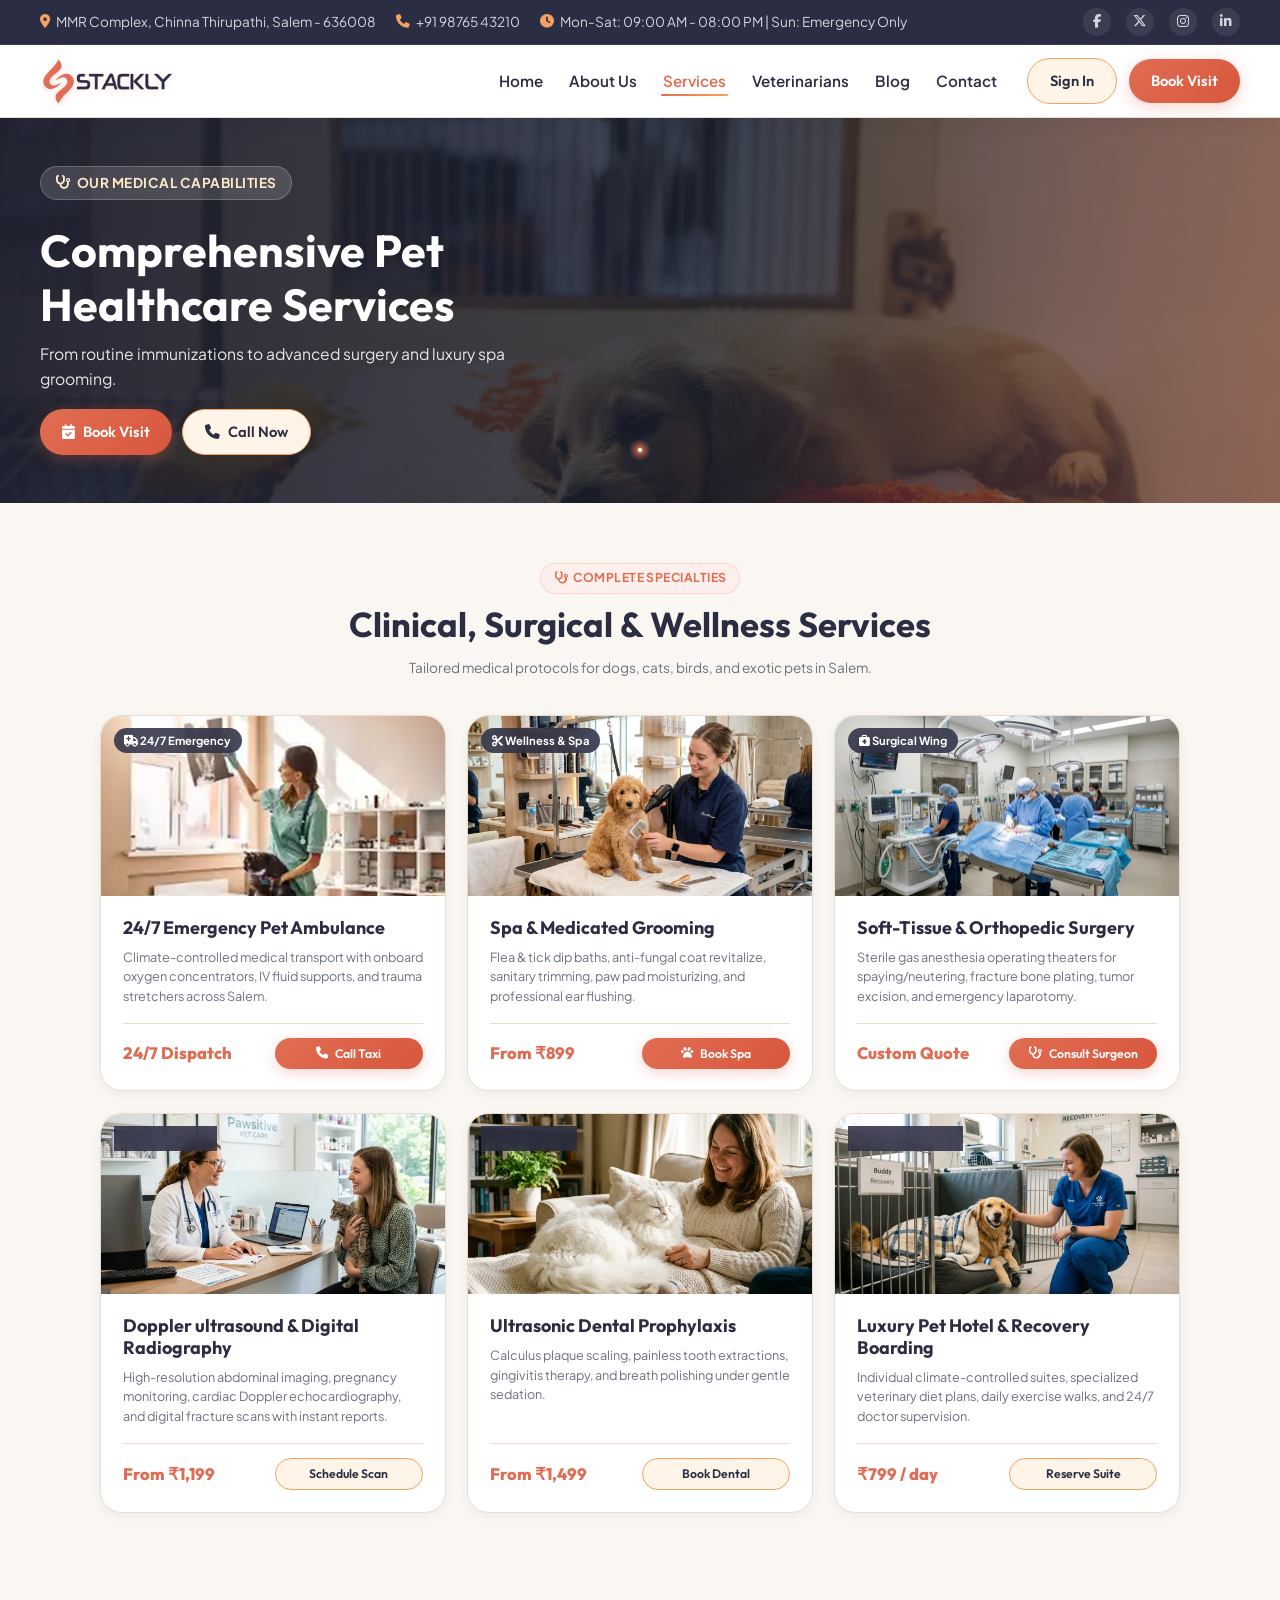
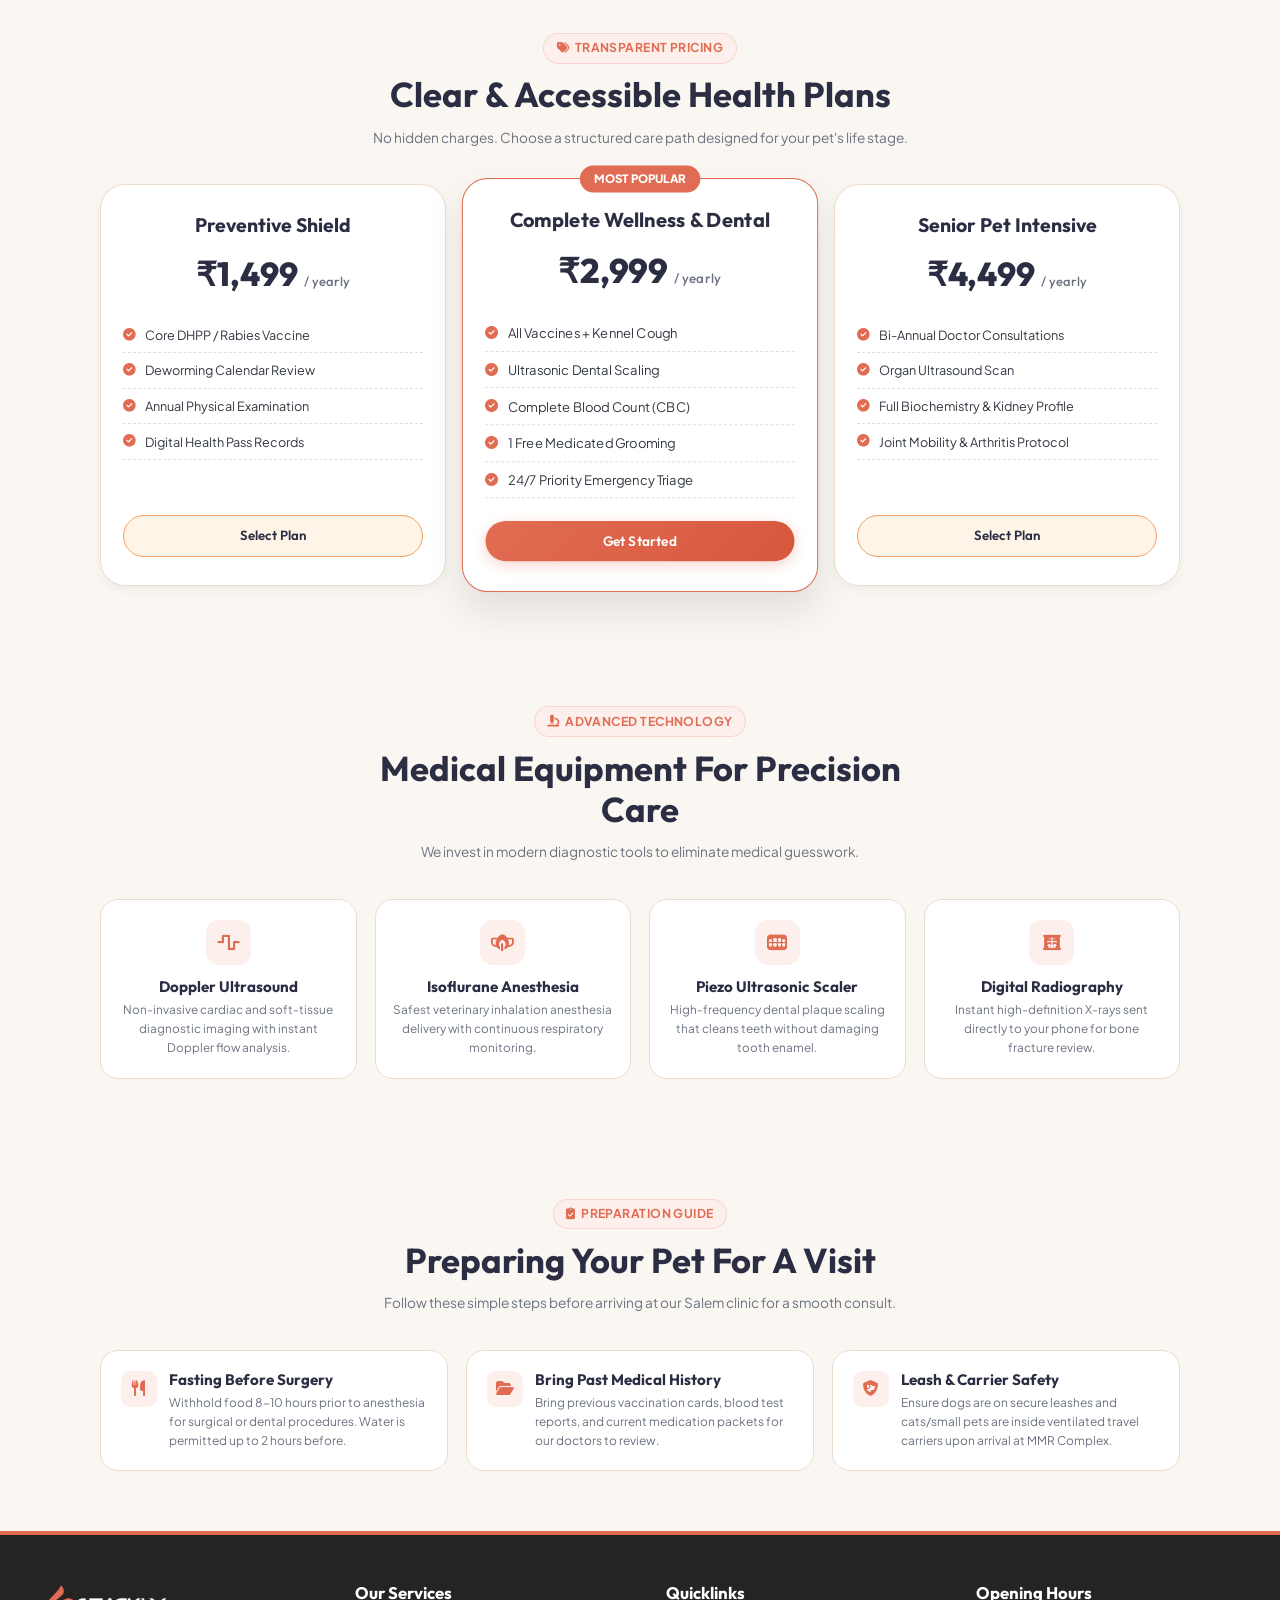
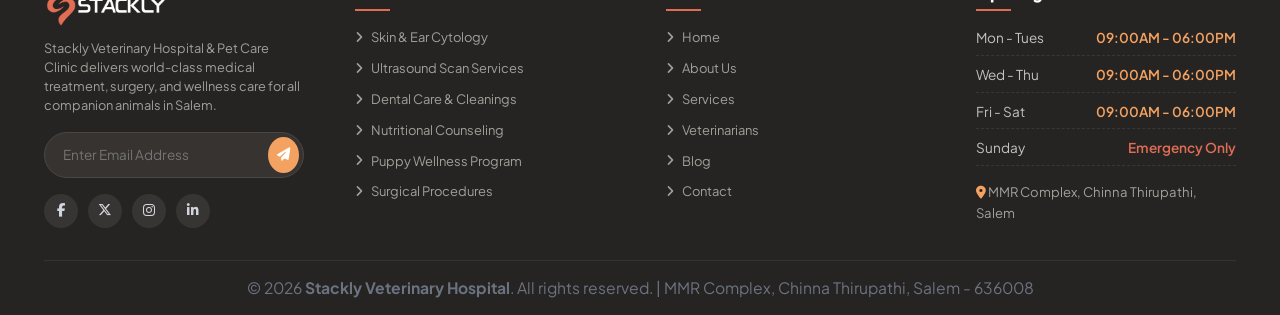
<file: services.html>
<!DOCTYPE html>
<html lang="en">
<head>
  <meta charset="UTF-8">
  <meta name="viewport" content="width=device-width, initial-scale=1.0">
  <title>Pet Medical Services | Stackly Veterinary Hospital Salem</title>
  <meta name="description" content="Explore Stackly Veterinary Hospital's medical services: Pet Taxi, Surgeries, Ultrasound Scans, Dental Care, Pet Boarding, Grooming, and Vaccination.">
  <link rel="icon" type="image/webp" href="assets/top-logo.webp">

  <link rel="stylesheet" href="https://cdnjs.cloudflare.com/ajax/libs/font-awesome/6.5.2/css/all.min.css">
  <link rel="stylesheet" href="style.css">
</head>
<body>
  <div id="site-preloader" class="site-preloader" aria-live="polite" aria-busy="true">
    <div class="preloader-bg"></div>
    <div class="preloader-waves" aria-hidden="true">
      <span></span><span></span><span></span>
    </div>
    <div class="preloader-floaters" aria-hidden="true">
      <i class="pf pf1"></i><i class="pf pf2"></i><i class="pf pf3"></i>
      <i class="pf pf4"></i><i class="pf pf5"></i><i class="pf pf6"></i>
    </div>
    <div class="preloader-inner">
      <div class="preloader-spinner" aria-hidden="true">
        <div class="spin-halo"></div>
        <svg class="spin-ring spin-ring-a" viewBox="0 0 120 120">
          <circle cx="60" cy="60" r="52" pathLength="100"></circle>
        </svg>
        <svg class="spin-ring spin-ring-b" viewBox="0 0 120 120">
          <circle cx="60" cy="60" r="42" pathLength="100"></circle>
        </svg>
        <svg class="spin-ring spin-ring-c" viewBox="0 0 120 120">
          <circle cx="60" cy="60" r="32" pathLength="100"></circle>
        </svg>
        <div class="spin-core">
          <svg class="spin-mark" viewBox="0 0 64 64" role="img" aria-hidden="true">
            <path class="spin-heart" d="M32 54S10 40 10 24c0-8 6-14 14-14 5 0 8 3 8 3s3-3 8-3c8 0 14 6 14 14 0 16-22 30-22 30z"/>
            <path class="spin-plus" d="M32 18v16M24 26h16"/>
          </svg>
        </div>
      </div>
      <img src="assets/logo.webp" alt="Stackly" class="preloader-logo" width="160" height="48">
      <p class="preloader-text">Preparing gentle care<span class="preloader-dots"></span></p>
      <div class="preloader-bar"><span></span></div>
    </div>
  </div>


    <div class="top-bar">
    <div class="container">
      <div class="top-bar-info">
        <span><i class="fa-solid fa-location-dot"></i> MMR Complex, Chinna Thirupathi, Salem - 636008</span>
        <span><i class="fa-solid fa-phone"></i> +91 98765 43210</span>
        <span><i class="fa-solid fa-clock"></i> Mon-Sat: 09:00 AM - 08:00 PM | Sun: Emergency Only</span>
      </div>
      <div class="top-bar-links">
        <a href="404.html" title="Facebook"><i class="fa-brands fa-facebook-f"></i></a>
        <a href="404.html" title="Twitter"><i class="fa-brands fa-x-twitter"></i></a>
        <a href="404.html" title="Instagram"><i class="fa-brands fa-instagram"></i></a>
        <a href="404.html" title="LinkedIn"><i class="fa-brands fa-linkedin-in"></i></a>
      </div>
    </div>
  </div>


    <header class="navbar">
    <div class="container navbar-bar">
      <a href="index.html" class="brand-logo">
        <img src="assets/logo.webp" alt="Stackly Veterinary Hospital Logo">
      </a>

      <button type="button" class="nav-toggle" aria-label="Open menu" aria-expanded="false" aria-controls="nav-panel">
        <i class="fa-solid fa-bars"></i>
      </button>

      <div class="nav-panel" id="nav-panel">
        <div class="nav-panel-header">
          <a href="index.html" class="brand-logo nav-panel-brand">
            <img src="assets/logo.webp" alt="Stackly Veterinary Hospital Logo">
          </a>
          <button type="button" class="nav-close" aria-label="Close menu">
            <i class="fa-solid fa-xmark"></i>
          </button>
        </div>

        <ul class="nav-menu">
          <li><a href="index.html" class="nav-link">Home</a></li>
          <li><a href="about.html" class="nav-link">About Us</a></li>
          <li><a href="services.html" class="nav-link active">Services</a></li>
          <li><a href="team.html" class="nav-link">Veterinarians</a></li>
          <li><a href="blog.html" class="nav-link">Blog</a></li>
          <li><a href="contact.html" class="nav-link">Contact</a></li>
        </ul>

        <div class="nav-actions">
          <a href="login.html" class="btn btn-secondary">Sign In</a>
          <a href="contact.html#book-visit" class="btn btn-primary">Book Visit</a>
        </div>
      </div>
    </div>
  </header>

  <section class="page-hero">
    <div class="page-hero-media"><img src="assets/markus-winkler-PcKhVNNyEio-unsplash.webp" alt=""></div>
    <div class="container">
      <span class="section-tag"><i class="fa-solid fa-stethoscope"></i> Our Medical Capabilities</span>
      <h1>Comprehensive Pet Healthcare Services</h1>
      <p>From routine immunizations to advanced surgery and luxury spa grooming.</p>
      <div class="page-hero-actions">
        <a href="contact.html#book-visit" class="btn btn-primary"><i class="fa-solid fa-calendar-check"></i> Book Visit</a>
        <a href="404.html" class="btn btn-secondary"><i class="fa-solid fa-phone"></i> Call Now</a>
      </div>
    </div>
  </section>


  <section class="section">
    <div class="container">
      <div class="section-header reveal-item">
        <span class="section-tag"><i class="fa-solid fa-stethoscope"></i> Complete Specialties</span>
        <h2 class="section-title">Clinical, Surgical & Wellness Services</h2>
        <p class="section-desc">Tailored medical protocols for dogs, cats, birds, and exotic pets in Salem.</p>
      </div>

      <div class="service-catalog-grid">

        <div class="service-catalog-card reveal-item" data-delay="1">
          <div class="service-card-media">
            <img src="assets/premium_photo-1661963606290-34deef08c3c2.webp" alt="24/7 Pet Ambulance">
            <span class="service-card-tag"><i class="fa-solid fa-truck-medical"></i> 24/7 Emergency</span>
          </div>
          <div class="service-card-body">
            <h3>24/7 Emergency Pet Ambulance</h3>
            <p>Climate-controlled medical transport with onboard oxygen concentrators, IV fluid supports, and trauma stretchers across Salem.</p>
            <div class="service-card-meta">
              <span class="service-price">24/7 Dispatch</span>
              <a href="404.html" class="btn btn-primary btn-sm"><i class="fa-solid fa-phone"></i> Call Taxi</a>
            </div>
          </div>
        </div>


        <div class="service-catalog-card reveal-item" data-delay="2">
          <div class="service-card-media">
            <img src="assets/pet_grooming_service.webp" alt="Pet Grooming & Spa">
            <span class="service-card-tag"><i class="fa-solid fa-scissors"></i> Wellness & Spa</span>
          </div>
          <div class="service-card-body">
            <h3>Spa & Medicated Grooming</h3>
            <p>Flea & tick dip baths, anti-fungal coat revitalize, sanitary trimming, paw pad moisturizing, and professional ear flushing.</p>
            <div class="service-card-meta">
              <span class="service-price">From ₹899</span>
              <a href="contact.html#book-visit" class="btn btn-primary btn-sm"><i class="fa-solid fa-paw"></i> Book Spa</a>
            </div>
          </div>
        </div>


        <div class="service-catalog-card reveal-item" data-delay="3">
          <div class="service-card-media">
            <img src="assets/inside_surgery_suite.webp" alt="General Surgeries">
            <span class="service-card-tag"><i class="fa-solid fa-briefcase-medical"></i> Surgical Wing</span>
          </div>
          <div class="service-card-body">
            <h3>Soft-Tissue & Orthopedic Surgery</h3>
            <p>Sterile gas anesthesia operating theaters for spaying/neutering, fracture bone plating, tumor excision, and emergency laparotomy.</p>
            <div class="service-card-meta">
              <span class="service-price">Custom Quote</span>
              <a href="contact.html#book-visit" class="btn btn-primary btn-sm"><i class="fa-solid fa-stethoscope"></i> Consult Surgeon</a>
            </div>
          </div>
        </div>


        <div class="service-catalog-card reveal-item" data-delay="1">
          <div class="service-card-media">
            <img src="assets/ask_stackly_consult.webp" alt="Ultrasound & X-Ray">
            <span class="service-card-tag"><i class="fa-solid fa-wave-square"></i> Diagnostics</span>
          </div>
          <div class="service-card-body">
            <h3>Doppler ultrasound & Digital Radiography</h3>
            <p>High-resolution abdominal imaging, pregnancy monitoring, cardiac Doppler echocardiography, and digital fracture scans with instant reports.</p>
            <div class="service-card-meta">
              <span class="service-price">From ₹1,199</span>
              <a href="contact.html#book-visit" class="btn btn-secondary btn-sm">Schedule Scan</a>
            </div>
          </div>
        </div>


        <div class="service-catalog-card reveal-item" data-delay="2">
          <div class="service-card-media">
            <img src="assets/story_persian_cat.webp" alt="Dental Care">
            <span class="service-card-tag"><i class="fa-solid fa-tooth"></i> Oral Health</span>
          </div>
          <div class="service-card-body">
            <h3>Ultrasonic Dental Prophylaxis</h3>
            <p>Calculus plaque scaling, painless tooth extractions, gingivitis therapy, and breath polishing under gentle sedation.</p>
            <div class="service-card-meta">
              <span class="service-price">From ₹1,499</span>
              <a href="contact.html#book-visit" class="btn btn-secondary btn-sm">Book Dental</a>
            </div>
          </div>
        </div>


        <div class="service-catalog-card reveal-item" data-delay="3">
          <div class="service-card-media">
            <img src="assets/inside_happy_recovery.webp" alt="Pet Hotel Boarding">
            <span class="service-card-tag"><i class="fa-solid fa-hotel"></i> Boarding Care</span>
          </div>
          <div class="service-card-body">
            <h3>Luxury Pet Hotel & Recovery Boarding</h3>
            <p>Individual climate-controlled suites, specialized veterinary diet plans, daily exercise walks, and 24/7 doctor supervision.</p>
            <div class="service-card-meta">
              <span class="service-price">₹799 / day</span>
              <a href="contact.html#book-visit" class="btn btn-secondary btn-sm">Reserve Suite</a>
            </div>
          </div>
        </div>
      </div>
    </div>
  </section>


  <section class="section bg-light">
    <div class="container">
      <div class="section-header reveal-item">
        <span class="section-tag"><i class="fa-solid fa-tags"></i> Transparent Pricing</span>
        <h2 class="section-title">Clear & Accessible Health Plans</h2>
        <p class="section-desc">No hidden charges. Choose a structured care path designed for your pet's life stage.</p>
      </div>

      <div class="pricing-grid">
        <div class="pricing-card reveal-item" data-delay="1">
          <h3>Preventive Shield</h3>
          <div class="pricing-price">₹1,499 <span>/ yearly</span></div>
          <ul class="pricing-features">
            <li><i class="fa-solid fa-circle-check"></i> Core DHPP / Rabies Vaccine</li>
            <li><i class="fa-solid fa-circle-check"></i> Deworming Calendar Review</li>
            <li><i class="fa-solid fa-circle-check"></i> Annual Physical Examination</li>
            <li><i class="fa-solid fa-circle-check"></i> Digital Health Pass Records</li>
          </ul>
          <a href="get-started.html" class="btn btn-secondary">Select Plan</a>
        </div>

        <div class="pricing-card is-popular reveal-item" data-delay="2">
          <span class="pricing-popular-badge">Most Popular</span>
          <h3>Complete Wellness & Dental</h3>
          <div class="pricing-price">₹2,999 <span>/ yearly</span></div>
          <ul class="pricing-features">
            <li><i class="fa-solid fa-circle-check"></i> All Vaccines + Kennel Cough</li>
            <li><i class="fa-solid fa-circle-check"></i> Ultrasonic Dental Scaling</li>
            <li><i class="fa-solid fa-circle-check"></i> Complete Blood Count (CBC)</li>
            <li><i class="fa-solid fa-circle-check"></i> 1 Free Medicated Grooming</li>
            <li><i class="fa-solid fa-circle-check"></i> 24/7 Priority Emergency Triage</li>
          </ul>
          <a href="get-started.html" class="btn btn-primary">Get Started</a>
        </div>

        <div class="pricing-card reveal-item" data-delay="3">
          <h3>Senior Pet Intensive</h3>
          <div class="pricing-price">₹4,499 <span>/ yearly</span></div>
          <ul class="pricing-features">
            <li><i class="fa-solid fa-circle-check"></i> Bi-Annual Doctor Consultations</li>
            <li><i class="fa-solid fa-circle-check"></i> Organ Ultrasound Scan</li>
            <li><i class="fa-solid fa-circle-check"></i> Full Biochemistry & Kidney Profile</li>
            <li><i class="fa-solid fa-circle-check"></i> Joint Mobility & Arthritis Protocol</li>
          </ul>
          <a href="get-started.html" class="btn btn-secondary">Select Plan</a>
        </div>
      </div>
    </div>
  </section>


  <section class="section">
    <div class="container">
      <div class="section-header reveal-item">
        <span class="section-tag"><i class="fa-solid fa-microscope"></i> Advanced Technology</span>
        <h2 class="section-title">Medical Equipment For Precision Care</h2>
        <p class="section-desc">We invest in modern diagnostic tools to eliminate medical guesswork.</p>
      </div>

      <div class="tech-grid">
        <div class="tech-card reveal-item" data-delay="1">
          <div class="tech-icon"><i class="fa-solid fa-wave-square"></i></div>
          <h3>Doppler Ultrasound</h3>
          <p>Non-invasive cardiac and soft-tissue diagnostic imaging with instant Doppler flow analysis.</p>
        </div>
        <div class="tech-card reveal-item" data-delay="2">
          <div class="tech-icon"><i class="fa-solid fa-mask-ventilator"></i></div>
          <h3>Isoflurane Anesthesia</h3>
          <p>Safest veterinary inhalation anesthesia delivery with continuous respiratory monitoring.</p>
        </div>
        <div class="tech-card reveal-item" data-delay="3">
          <div class="tech-icon"><i class="fa-solid fa-teeth"></i></div>
          <h3>Piezo Ultrasonic Scaler</h3>
          <p>High-frequency dental plaque scaling that cleans teeth without damaging tooth enamel.</p>
        </div>
        <div class="tech-card reveal-item" data-delay="4">
          <div class="tech-icon"><i class="fa-solid fa-x-ray"></i></div>
          <h3>Digital Radiography</h3>
          <p>Instant high-definition X-rays sent directly to your phone for bone fracture review.</p>
        </div>
      </div>
    </div>
  </section>


  <section class="section bg-light">
    <div class="container">
      <div class="section-header reveal-item">
        <span class="section-tag"><i class="fa-solid fa-clipboard-check"></i> Preparation Guide</span>
        <h2 class="section-title">Preparing Your Pet For A Visit</h2>
        <p class="section-desc">Follow these simple steps before arriving at our Salem clinic for a smooth consult.</p>
      </div>

      <div class="checklist-grid">
        <div class="checklist-card reveal-item" data-delay="1">
          <div class="checklist-icon"><i class="fa-solid fa-utensils"></i></div>
          <div>
            <h3>Fasting Before Surgery</h3>
            <p>Withhold food 8-10 hours prior to anesthesia for surgical or dental procedures. Water is permitted up to 2 hours before.</p>
          </div>
        </div>
        <div class="checklist-card reveal-item" data-delay="2">
          <div class="checklist-icon"><i class="fa-solid fa-folder-open"></i></div>
          <div>
            <h3>Bring Past Medical History</h3>
            <p>Bring previous vaccination cards, blood test reports, and current medication packets for our doctors to review.</p>
          </div>
        </div>
        <div class="checklist-card reveal-item" data-delay="3">
          <div class="checklist-icon"><i class="fa-solid fa-shield-dog"></i></div>
          <div>
            <h3>Leash & Carrier Safety</h3>
            <p>Ensure dogs are on secure leashes and cats/small pets are inside ventilated travel carriers upon arrival at MMR Complex.</p>
          </div>
        </div>
      </div>
    </div>
  </section>


  <footer class="footer">
    <div class="container">
      <div class="footer-grid">

        <div class="footer-col footer-brand">
          <img src="assets/footer-logo.webp" alt="Stackly Logo Footer">
          <p>Stackly Veterinary Hospital & Pet Care Clinic delivers world-class medical treatment, surgery, and wellness care for all companion animals in Salem.</p>

          <form class="newsletter-form" action="404.html" onsubmit="event.preventDefault(); window.location.href='404.html';">
            <input type="email" placeholder="Enter Email Address" required>
            <button type="submit"><i class="fa-solid fa-paper-plane"></i></button>
          </form>

          <div class="footer-social">
            <a href="404.html" title="Facebook" aria-label="Facebook"><i class="fa-brands fa-facebook-f"></i></a>
            <a href="404.html" title="Twitter" aria-label="Twitter"><i class="fa-brands fa-x-twitter"></i></a>
            <a href="404.html" title="Instagram" aria-label="Instagram"><i class="fa-brands fa-instagram"></i></a>
            <a href="404.html" title="LinkedIn" aria-label="LinkedIn"><i class="fa-brands fa-linkedin-in"></i></a>
          </div>
        </div>


        <div class="footer-col">
          <h4>Our Services</h4>
          <ul class="footer-links">
            <li><a href="404.html"><i class="fa-solid fa-angle-right"></i> Skin & Ear Cytology</a></li>
            <li><a href="404.html"><i class="fa-solid fa-angle-right"></i> Ultrasound Scan Services</a></li>
            <li><a href="404.html"><i class="fa-solid fa-angle-right"></i> Dental Care & Cleanings</a></li>
            <li><a href="404.html"><i class="fa-solid fa-angle-right"></i> Nutritional Counseling</a></li>
            <li><a href="404.html"><i class="fa-solid fa-angle-right"></i> Puppy Wellness Program</a></li>
            <li><a href="404.html"><i class="fa-solid fa-angle-right"></i> Surgical Procedures</a></li>
          </ul>
        </div>


        <div class="footer-col">
          <h4>Quicklinks</h4>
          <ul class="footer-links">
            <li><a href="index.html"><i class="fa-solid fa-angle-right"></i> Home</a></li>
            <li><a href="about.html"><i class="fa-solid fa-angle-right"></i> About Us</a></li>
            <li><a href="services.html"><i class="fa-solid fa-angle-right"></i> Services</a></li>
            <li><a href="team.html"><i class="fa-solid fa-angle-right"></i> Veterinarians</a></li>
            <li><a href="blog.html"><i class="fa-solid fa-angle-right"></i> Blog</a></li>
            <li><a href="contact.html"><i class="fa-solid fa-angle-right"></i> Contact</a></li>
          </ul>
        </div>


        <div class="footer-col">
          <h4>Opening Hours</h4>
          <div class="opening-hours-list">
            <div class="hours-row">
              <span>Mon - Tues</span>
              <span>09:00AM - 06:00PM</span>
            </div>
            <div class="hours-row">
              <span>Wed - Thu</span>
              <span>09:00AM - 06:00PM</span>
            </div>
            <div class="hours-row">
              <span>Fri - Sat</span>
              <span>09:00AM - 06:00PM</span>
            </div>
            <div class="hours-row">
              <span>Sunday</span>
              <span style="color: #e06d53;">Emergency Only</span>
            </div>
          </div>
          <div style="margin-top: 15px; font-size: 0.82rem; color: #a39f99;">
            <i class="fa-solid fa-location-dot" style="color: var(--secondary);"></i> MMR Complex, Chinna Thirupathi, Salem
          </div>
        </div>
      </div>

      <div class="footer-bottom">
        <p>&copy; 2026 <strong>Stackly Veterinary Hospital</strong>. All rights reserved. | MMR Complex, Chinna Thirupathi, Salem - 636008</p>
      </div>
    </div>
  </footer>
  <script src="script.js"></script>
</body>
</html>
</file>
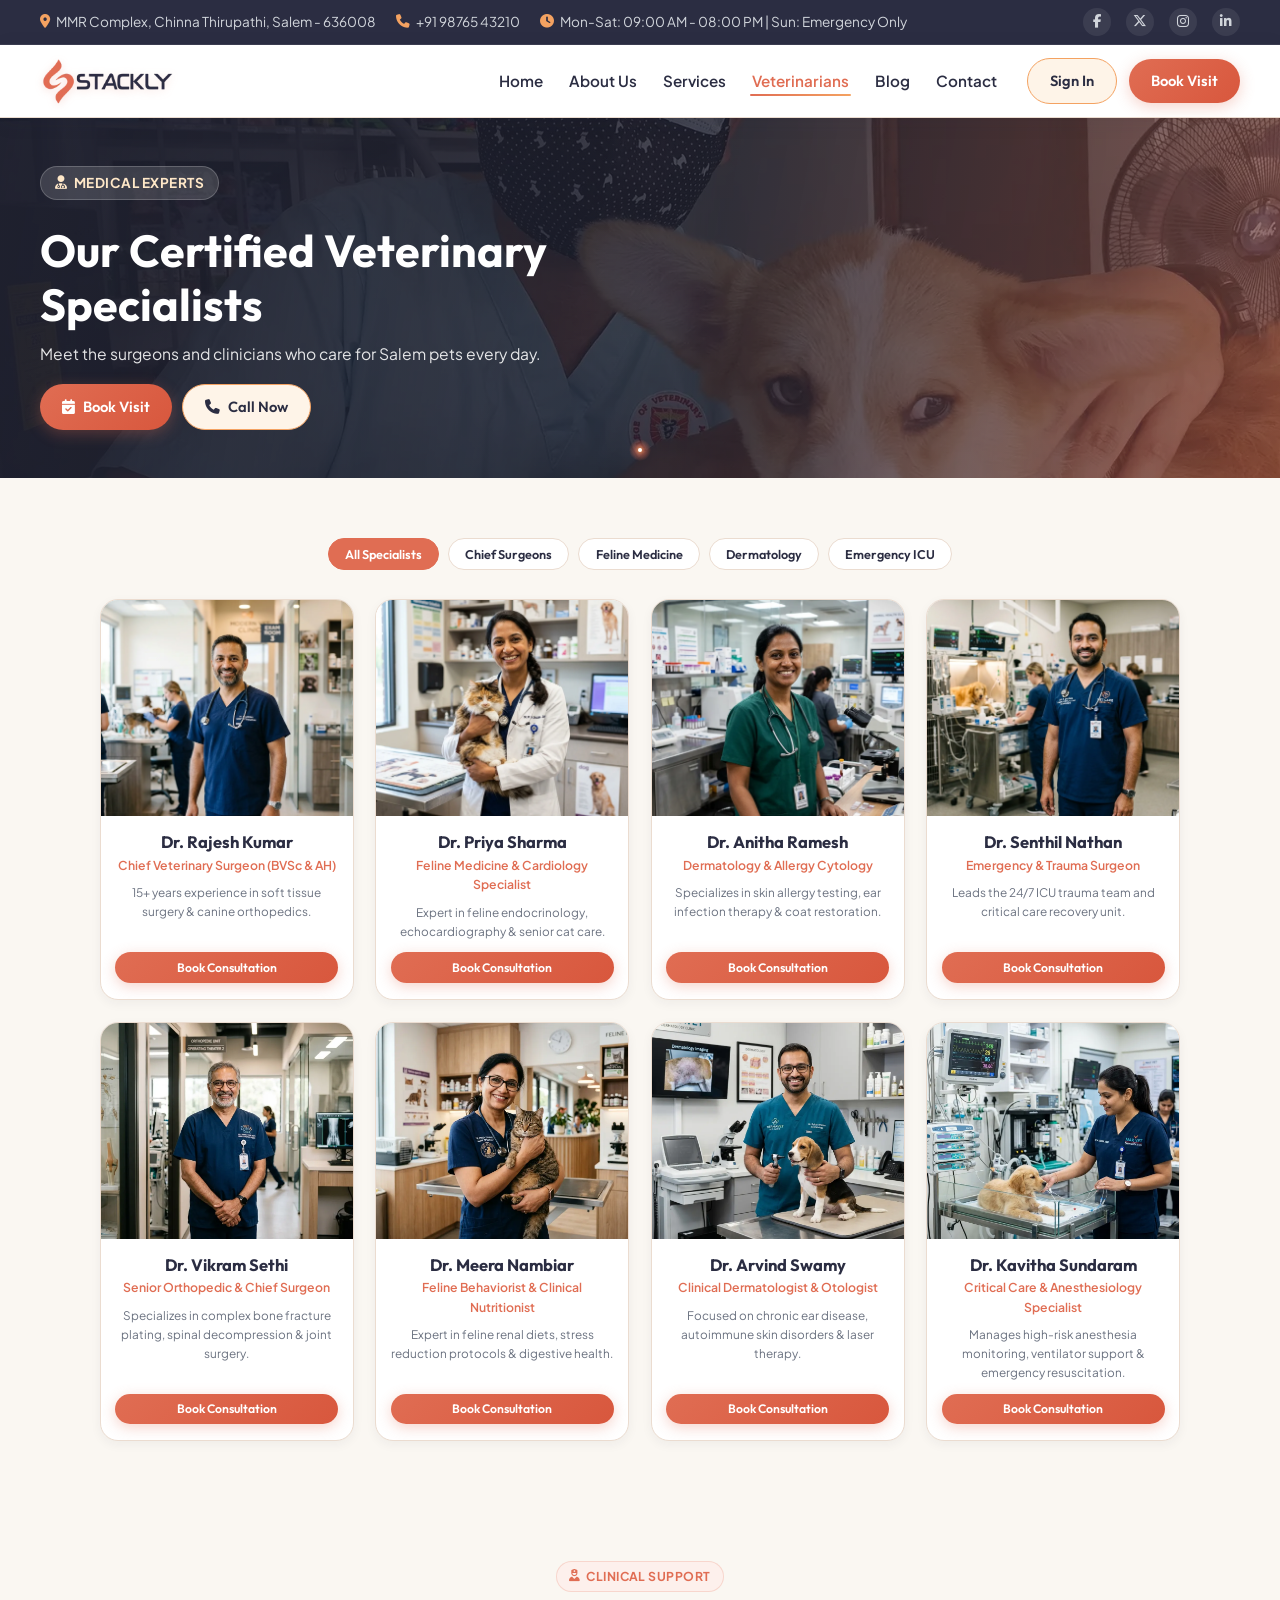
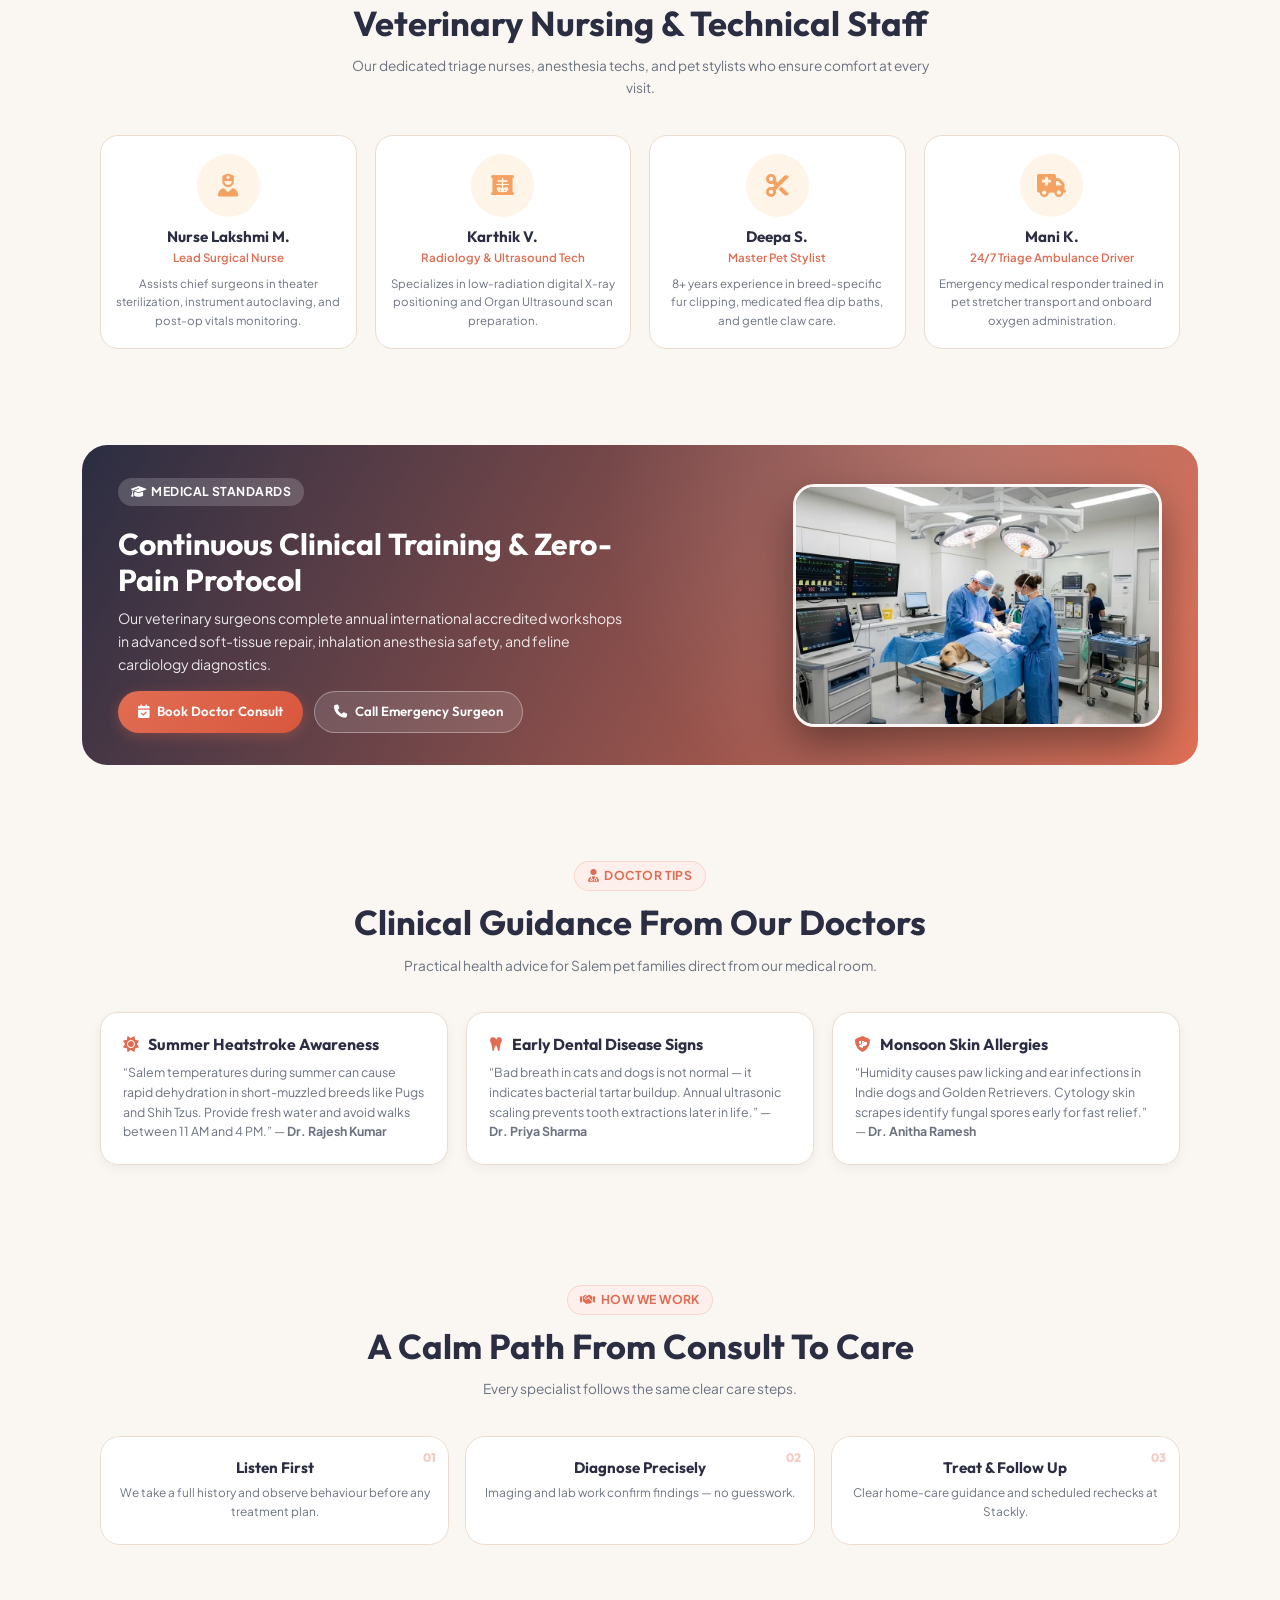
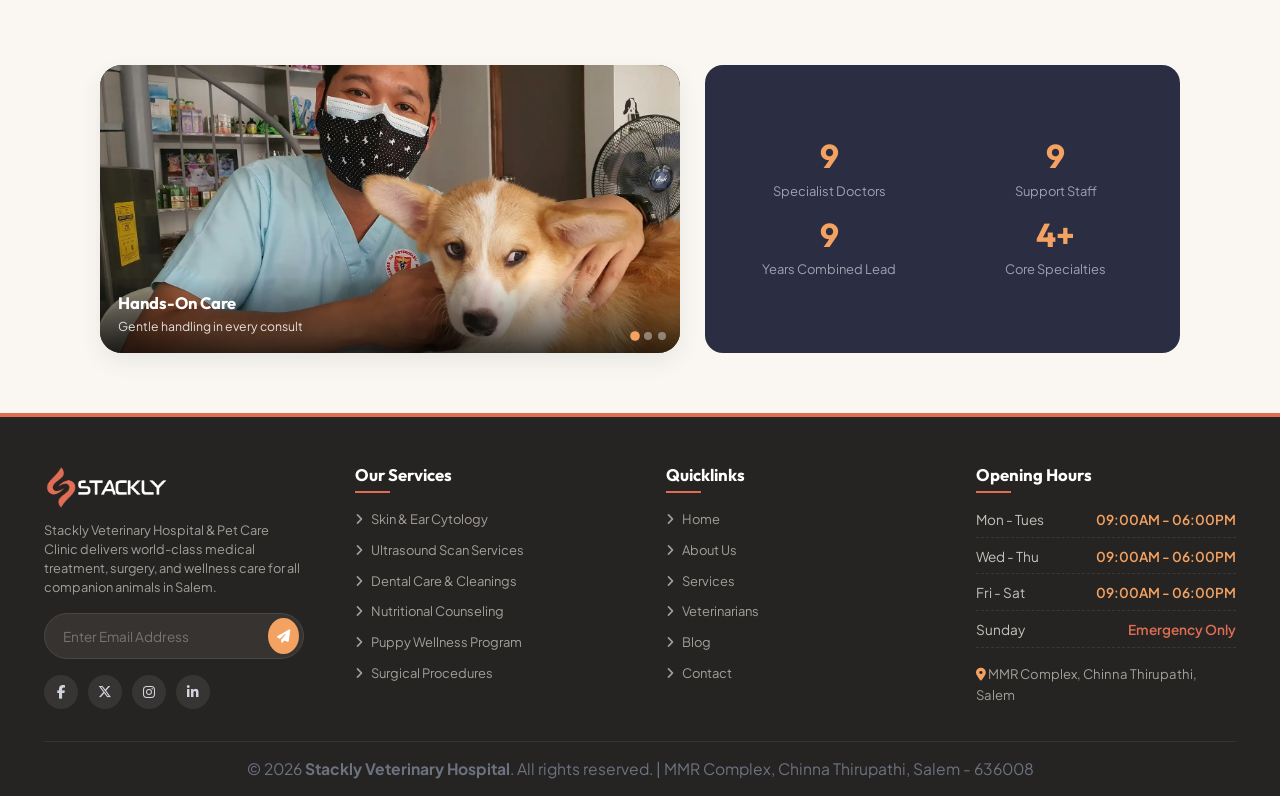
<file: team.html>
<!DOCTYPE html>
<html lang="en">
<head>
  <meta charset="UTF-8">
  <meta name="viewport" content="width=device-width, initial-scale=1.0">
  <title>Veterinary Team | Stackly Veterinary Hospital Salem</title>
  <meta name="description" content="Meet Stackly's team of certified veterinary surgeons, feline specialists, pet dermatologists, and emergency trauma doctors.">
  <link rel="icon" type="image/webp" href="assets/top-logo.webp">

  <link rel="stylesheet" href="https://cdnjs.cloudflare.com/ajax/libs/font-awesome/6.5.2/css/all.min.css">
  <link rel="stylesheet" href="style.css">
</head>
<body>
  <div id="site-preloader" class="site-preloader" aria-live="polite" aria-busy="true">
    <div class="preloader-bg"></div>
    <div class="preloader-waves" aria-hidden="true">
      <span></span><span></span><span></span>
    </div>
    <div class="preloader-floaters" aria-hidden="true">
      <i class="pf pf1"></i><i class="pf pf2"></i><i class="pf pf3"></i>
      <i class="pf pf4"></i><i class="pf pf5"></i><i class="pf pf6"></i>
    </div>
    <div class="preloader-inner">
      <div class="preloader-spinner" aria-hidden="true">
        <div class="spin-halo"></div>
        <svg class="spin-ring spin-ring-a" viewBox="0 0 120 120">
          <circle cx="60" cy="60" r="52" pathLength="100"></circle>
        </svg>
        <svg class="spin-ring spin-ring-b" viewBox="0 0 120 120">
          <circle cx="60" cy="60" r="42" pathLength="100"></circle>
        </svg>
        <svg class="spin-ring spin-ring-c" viewBox="0 0 120 120">
          <circle cx="60" cy="60" r="32" pathLength="100"></circle>
        </svg>
        <div class="spin-core">
          <svg class="spin-mark" viewBox="0 0 64 64" role="img" aria-hidden="true">
            <path class="spin-heart" d="M32 54S10 40 10 24c0-8 6-14 14-14 5 0 8 3 8 3s3-3 8-3c8 0 14 6 14 14 0 16-22 30-22 30z"/>
            <path class="spin-plus" d="M32 18v16M24 26h16"/>
          </svg>
        </div>
      </div>
      <img src="assets/logo.webp" alt="Stackly" class="preloader-logo" width="160" height="48">
      <p class="preloader-text">Preparing gentle care<span class="preloader-dots"></span></p>
      <div class="preloader-bar"><span></span></div>
    </div>
  </div>


    <div class="top-bar">
    <div class="container">
      <div class="top-bar-info">
        <span><i class="fa-solid fa-location-dot"></i> MMR Complex, Chinna Thirupathi, Salem - 636008</span>
        <span><i class="fa-solid fa-phone"></i> +91 98765 43210</span>
        <span><i class="fa-solid fa-clock"></i> Mon-Sat: 09:00 AM - 08:00 PM | Sun: Emergency Only</span>
      </div>
      <div class="top-bar-links">
        <a href="404.html" title="Facebook"><i class="fa-brands fa-facebook-f"></i></a>
        <a href="404.html" title="Twitter"><i class="fa-brands fa-x-twitter"></i></a>
        <a href="404.html" title="Instagram"><i class="fa-brands fa-instagram"></i></a>
        <a href="404.html" title="LinkedIn"><i class="fa-brands fa-linkedin-in"></i></a>
      </div>
    </div>
  </div>


    <header class="navbar">
    <div class="container navbar-bar">
      <a href="index.html" class="brand-logo">
        <img src="assets/logo.webp" alt="Stackly Veterinary Hospital Logo">
      </a>

      <button type="button" class="nav-toggle" aria-label="Open menu" aria-expanded="false" aria-controls="nav-panel">
        <i class="fa-solid fa-bars"></i>
      </button>

      <div class="nav-panel" id="nav-panel">
        <div class="nav-panel-header">
          <a href="index.html" class="brand-logo nav-panel-brand">
            <img src="assets/logo.webp" alt="Stackly Veterinary Hospital Logo">
          </a>
          <button type="button" class="nav-close" aria-label="Close menu">
            <i class="fa-solid fa-xmark"></i>
          </button>
        </div>

        <ul class="nav-menu">
          <li><a href="index.html" class="nav-link">Home</a></li>
          <li><a href="about.html" class="nav-link">About Us</a></li>
          <li><a href="services.html" class="nav-link">Services</a></li>
          <li><a href="team.html" class="nav-link active">Veterinarians</a></li>
          <li><a href="blog.html" class="nav-link">Blog</a></li>
          <li><a href="contact.html" class="nav-link">Contact</a></li>
        </ul>

        <div class="nav-actions">
          <a href="login.html" class="btn btn-secondary">Sign In</a>
          <a href="contact.html#book-visit" class="btn btn-primary">Book Visit</a>
        </div>
      </div>
    </div>
  </header>

  <section class="page-hero">
    <div class="page-hero-media"><img src="assets/karlo-tottoc-ybZ5hRxaWS4-unsplash.webp" alt=""></div>
    <div class="container">
      <span class="section-tag"><i class="fa-solid fa-user-doctor"></i> Medical Experts</span>
      <h1>Our Certified Veterinary Specialists</h1>
      <p>Meet the surgeons and clinicians who care for Salem pets every day.</p>
      <div class="page-hero-actions">
        <a href="contact.html#book-visit" class="btn btn-primary"><i class="fa-solid fa-calendar-check"></i> Book Visit</a>
        <a href="404.html" class="btn btn-secondary"><i class="fa-solid fa-phone"></i> Call Now</a>
      </div>
    </div>
  </section>


  <section class="section">
    <div class="container">
      <div class="filter-bar reveal-item">
        <button type="button" class="filter-btn active" data-filter="all">All Specialists</button>
        <button type="button" class="filter-btn" data-filter="chief-surgeons">Chief Surgeons</button>
        <button type="button" class="filter-btn" data-filter="feline-medicine">Feline Medicine</button>
        <button type="button" class="filter-btn" data-filter="dermatology">Dermatology</button>
        <button type="button" class="filter-btn" data-filter="emergency-icu">Emergency ICU</button>
      </div>

      <div class="team-grid">
        <div class="team-card reveal-item" data-category="chief-surgeons" data-delay="1">
          <div class="team-img-box">
            <img src="assets/dr_rajesh_kumar.webp" alt="Dr. Rajesh Kumar">
            <div class="team-socials">
              <a href="404.html" aria-label="Facebook"><i class="fa-brands fa-facebook-f"></i></a>
              <a href="404.html" aria-label="X"><i class="fa-brands fa-x-twitter"></i></a>
              <a href="404.html" aria-label="Instagram"><i class="fa-brands fa-instagram"></i></a>
            </div>
          </div>
          <div class="team-info">
            <h3 class="team-name">Dr. Rajesh Kumar</h3>
            <p class="team-role">Chief Veterinary Surgeon (BVSc &amp; AH)</p>
            <p style="font-size:0.82rem;color:var(--text-muted);margin-bottom:12px;">15+ years experience in soft tissue surgery &amp; canine orthopedics.</p>
            <a href="contact.html#book-visit" class="btn btn-primary btn-sm">Book Consultation</a>
          </div>
        </div>

        <div class="team-card reveal-item" data-category="feline-medicine" data-delay="2">
          <div class="team-img-box">
            <img src="assets/dr_priya_sharma.webp" alt="Dr. Priya Sharma">
            <div class="team-socials">
              <a href="404.html" aria-label="Facebook"><i class="fa-brands fa-facebook-f"></i></a>
              <a href="404.html" aria-label="X"><i class="fa-brands fa-x-twitter"></i></a>
              <a href="404.html" aria-label="Instagram"><i class="fa-brands fa-instagram"></i></a>
            </div>
          </div>
          <div class="team-info">
            <h3 class="team-name">Dr. Priya Sharma</h3>
            <p class="team-role">Feline Medicine &amp; Cardiology Specialist</p>
            <p style="font-size:0.82rem;color:var(--text-muted);margin-bottom:12px;">Expert in feline endocrinology, echocardiography &amp; senior cat care.</p>
            <a href="contact.html#book-visit" class="btn btn-primary btn-sm">Book Consultation</a>
          </div>
        </div>

        <div class="team-card reveal-item" data-category="dermatology" data-delay="3">
          <div class="team-img-box">
            <img src="assets/dr_anitha_ramesh.webp" alt="Dr. Anitha Ramesh">
            <div class="team-socials">
              <a href="404.html" aria-label="Facebook"><i class="fa-brands fa-facebook-f"></i></a>
              <a href="404.html" aria-label="X"><i class="fa-brands fa-x-twitter"></i></a>
              <a href="404.html" aria-label="Instagram"><i class="fa-brands fa-instagram"></i></a>
            </div>
          </div>
          <div class="team-info">
            <h3 class="team-name">Dr. Anitha Ramesh</h3>
            <p class="team-role">Dermatology &amp; Allergy Cytology</p>
            <p style="font-size:0.82rem;color:var(--text-muted);margin-bottom:12px;">Specializes in skin allergy testing, ear infection therapy &amp; coat restoration.</p>
            <a href="contact.html#book-visit" class="btn btn-primary btn-sm">Book Consultation</a>
          </div>
        </div>

        <div class="team-card reveal-item" data-category="emergency-icu" data-delay="4">
          <div class="team-img-box">
            <img src="assets/dr_senthil_nathan.webp" alt="Dr. Senthil Nathan">
            <div class="team-socials">
              <a href="404.html" aria-label="Facebook"><i class="fa-brands fa-facebook-f"></i></a>
              <a href="404.html" aria-label="X"><i class="fa-brands fa-x-twitter"></i></a>
              <a href="404.html" aria-label="Instagram"><i class="fa-brands fa-instagram"></i></a>
            </div>
          </div>
          <div class="team-info">
            <h3 class="team-name">Dr. Senthil Nathan</h3>
            <p class="team-role">Emergency &amp; Trauma Surgeon</p>
            <p style="font-size:0.82rem;color:var(--text-muted);margin-bottom:12px;">Leads the 24/7 ICU trauma team and critical care recovery unit.</p>
            <a href="contact.html#book-visit" class="btn btn-primary btn-sm">Book Consultation</a>
          </div>
        </div>

        <div class="team-card reveal-item" data-category="chief-surgeons" data-delay="1">
          <div class="team-img-box">
            <img src="assets/dr_vikram_sethi.webp" alt="Dr. Vikram Sethi">
            <div class="team-socials">
              <a href="404.html" aria-label="Facebook"><i class="fa-brands fa-facebook-f"></i></a>
              <a href="404.html" aria-label="X"><i class="fa-brands fa-x-twitter"></i></a>
              <a href="404.html" aria-label="Instagram"><i class="fa-brands fa-instagram"></i></a>
            </div>
          </div>
          <div class="team-info">
            <h3 class="team-name">Dr. Vikram Sethi</h3>
            <p class="team-role">Senior Orthopedic &amp; Chief Surgeon</p>
            <p style="font-size:0.82rem;color:var(--text-muted);margin-bottom:12px;">Specializes in complex bone fracture plating, spinal decompression &amp; joint surgery.</p>
            <a href="contact.html#book-visit" class="btn btn-primary btn-sm">Book Consultation</a>
          </div>
        </div>

        <div class="team-card reveal-item" data-category="feline-medicine" data-delay="2">
          <div class="team-img-box">
            <img src="assets/dr_meera_nambiar.webp" alt="Dr. Meera Nambiar">
            <div class="team-socials">
              <a href="404.html" aria-label="Facebook"><i class="fa-brands fa-facebook-f"></i></a>
              <a href="404.html" aria-label="X"><i class="fa-brands fa-x-twitter"></i></a>
              <a href="404.html" aria-label="Instagram"><i class="fa-brands fa-instagram"></i></a>
            </div>
          </div>
          <div class="team-info">
            <h3 class="team-name">Dr. Meera Nambiar</h3>
            <p class="team-role">Feline Behaviorist &amp; Clinical Nutritionist</p>
            <p style="font-size:0.82rem;color:var(--text-muted);margin-bottom:12px;">Expert in feline renal diets, stress reduction protocols &amp; digestive health.</p>
            <a href="contact.html#book-visit" class="btn btn-primary btn-sm">Book Consultation</a>
          </div>
        </div>

        <div class="team-card reveal-item" data-category="dermatology" data-delay="3">
          <div class="team-img-box">
            <img src="assets/dr_arvind_swamy.webp" alt="Dr. Arvind Swamy">
            <div class="team-socials">
              <a href="404.html" aria-label="Facebook"><i class="fa-brands fa-facebook-f"></i></a>
              <a href="404.html" aria-label="X"><i class="fa-brands fa-x-twitter"></i></a>
              <a href="404.html" aria-label="Instagram"><i class="fa-brands fa-instagram"></i></a>
            </div>
          </div>
          <div class="team-info">
            <h3 class="team-name">Dr. Arvind Swamy</h3>
            <p class="team-role">Clinical Dermatologist &amp; Otologist</p>
            <p style="font-size:0.82rem;color:var(--text-muted);margin-bottom:12px;">Focused on chronic ear disease, autoimmune skin disorders &amp; laser therapy.</p>
            <a href="contact.html#book-visit" class="btn btn-primary btn-sm">Book Consultation</a>
          </div>
        </div>

        <div class="team-card reveal-item" data-category="emergency-icu" data-delay="4">
          <div class="team-img-box">
            <img src="assets/dr_kavitha_sundaram.webp" alt="Dr. Kavitha Sundaram">
            <div class="team-socials">
              <a href="404.html" aria-label="Facebook"><i class="fa-brands fa-facebook-f"></i></a>
              <a href="404.html" aria-label="X"><i class="fa-brands fa-x-twitter"></i></a>
              <a href="404.html" aria-label="Instagram"><i class="fa-brands fa-instagram"></i></a>
            </div>
          </div>
          <div class="team-info">
            <h3 class="team-name">Dr. Kavitha Sundaram</h3>
            <p class="team-role">Critical Care &amp; Anesthesiology Specialist</p>
            <p style="font-size:0.82rem;color:var(--text-muted);margin-bottom:12px;">Manages high-risk anesthesia monitoring, ventilator support &amp; emergency resuscitation.</p>
            <a href="contact.html#book-visit" class="btn btn-primary btn-sm">Book Consultation</a>
          </div>
        </div>
      </div>
    </div>
  </section>


  <section class="section bg-light">
    <div class="container">
      <div class="section-header reveal-item">
        <span class="section-tag"><i class="fa-solid fa-user-nurse"></i> Clinical Support</span>
        <h2 class="section-title">Veterinary Nursing &amp; Technical Staff</h2>
        <p class="section-desc">Our dedicated triage nurses, anesthesia techs, and pet stylists who ensure comfort at every visit.</p>
      </div>

      <div class="support-team-grid">
        <div class="support-team-card reveal-item" data-delay="1">
          <div class="support-avatar"><i class="fa-solid fa-user-nurse"></i></div>
          <h3>Nurse Lakshmi M.</h3>
          <span>Lead Surgical Nurse</span>
          <p>Assists chief surgeons in theater sterilization, instrument autoclaving, and post-op vitals monitoring.</p>
        </div>
        <div class="support-team-card reveal-item" data-delay="2">
          <div class="support-avatar"><i class="fa-solid fa-x-ray"></i></div>
          <h3>Karthik V.</h3>
          <span>Radiology &amp; Ultrasound Tech</span>
          <p>Specializes in low-radiation digital X-ray positioning and Organ Ultrasound scan preparation.</p>
        </div>
        <div class="support-team-card reveal-item" data-delay="3">
          <div class="support-avatar"><i class="fa-solid fa-scissors"></i></div>
          <h3>Deepa S.</h3>
          <span>Master Pet Stylist</span>
          <p>8+ years experience in breed-specific fur clipping, medicated flea dip baths, and gentle claw care.</p>
        </div>
        <div class="support-team-card reveal-item" data-delay="4">
          <div class="support-avatar"><i class="fa-solid fa-truck-medical"></i></div>
          <h3>Mani K.</h3>
          <span>24/7 Triage Ambulance Driver</span>
          <p>Emergency medical responder trained in pet stretcher transport and onboard oxygen administration.</p>
        </div>
      </div>
    </div>
  </section>


  <section class="section-sm container">
    <div class="cta-banner reveal-item">
      <div class="cta-banner-bg"></div>
      <div class="cta-banner-content">
        <span class="section-tag" style="background:rgba(255,255,255,0.18);color:#fff;border:none;"><i class="fa-solid fa-graduation-cap"></i> Medical Standards</span>
        <h2>Continuous Clinical Training &amp; Zero-Pain Protocol</h2>
        <p>Our veterinary surgeons complete annual international accredited workshops in advanced soft-tissue repair, inhalation anesthesia safety, and feline cardiology diagnostics.</p>
        <div class="cta-banner-actions">
          <a href="contact.html#book-visit" class="btn btn-primary"><i class="fa-solid fa-calendar-check"></i> Book Doctor Consult</a>
          <a href="404.html" class="btn btn-ghost-light"><i class="fa-solid fa-phone"></i> Call Emergency Surgeon</a>
        </div>
      </div>
      <div class="cta-banner-media">
        <div class="cta-media-frame">
          <img src="assets/medical_standards_vet.webp" alt="Medical Standards Surgical Suite" style="width:100%;height:100%;object-fit:cover;">
        </div>
      </div>
    </div>
  </section>


  <section class="section bg-light">
    <div class="container">
      <div class="section-header reveal-item">
        <span class="section-tag"><i class="fa-solid fa-user-doctor"></i> Doctor Tips</span>
        <h2 class="section-title">Clinical Guidance From Our Doctors</h2>
        <p class="section-desc">Practical health advice for Salem pet families direct from our medical room.</p>
      </div>

      <div class="advice-grid">
        <div class="advice-card reveal-item" data-delay="1">
          <h3><i class="fa-solid fa-sun"></i> Summer Heatstroke Awareness</h3>
          <p>“Salem temperatures during summer can cause rapid dehydration in short-muzzled breeds like Pugs and Shih Tzus. Provide fresh water and avoid walks between 11 AM and 4 PM.” — <strong>Dr. Rajesh Kumar</strong></p>
        </div>
        <div class="advice-card reveal-item" data-delay="2">
          <h3><i class="fa-solid fa-tooth"></i> Early Dental Disease Signs</h3>
          <p>“Bad breath in cats and dogs is not normal — it indicates bacterial tartar buildup. Annual ultrasonic scaling prevents tooth extractions later in life.” — <strong>Dr. Priya Sharma</strong></p>
        </div>
        <div class="advice-card reveal-item" data-delay="3">
          <h3><i class="fa-solid fa-shield-dog"></i> Monsoon Skin Allergies</h3>
          <p>“Humidity causes paw licking and ear infections in Indie dogs and Golden Retrievers. Cytology skin scrapes identify fungal spores early for fast relief.” — <strong>Dr. Anitha Ramesh</strong></p>
        </div>
      </div>
    </div>
  </section>

  <section class="section bg-light">
    <div class="container">
      <div class="section-header reveal-item">
        <span class="section-tag"><i class="fa-solid fa-handshake"></i> How We Work</span>
        <h2 class="section-title">A Calm Path From Consult To Care</h2>
        <p class="section-desc">Every specialist follows the same clear care steps.</p>
      </div>
      <div class="how-care-grid">
        <div class="how-care-card reveal-item" data-reveal="left" data-delay="1">
          <span class="how-care-step">01</span>
          <h3>Listen First</h3>
          <p>We take a full history and observe behaviour before any treatment plan.</p>
        </div>
        <div class="how-care-card reveal-item" data-delay="2">
          <span class="how-care-step">02</span>
          <h3>Diagnose Precisely</h3>
          <p>Imaging and lab work confirm findings — no guesswork.</p>
        </div>
        <div class="how-care-card reveal-item" data-reveal="right" data-delay="3">
          <span class="how-care-step">03</span>
          <h3>Treat & Follow Up</h3>
          <p>Clear home-care guidance and scheduled rechecks at Stackly.</p>
        </div>
      </div>
    </div>
  </section>

  <section class="section">
    <div class="container tour-split">
      <div class="slideshow reveal-item" data-slideshow>
        <div class="slideshow-slide is-active">
          <img src="assets/karlo-tottoc-ybZ5hRxaWS4-unsplash.webp" alt="Team at work">
          <div class="slideshow-caption"><h3>Hands-On Care</h3><p>Gentle handling in every consult</p></div>
        </div>
        <div class="slideshow-slide">
          <img src="assets/veterinarian-taking-care-pet-dog.webp" alt="Exam">
          <div class="slideshow-caption"><h3>Thorough Exams</h3><p>From nose to tail, every visit</p></div>
        </div>
        <div class="slideshow-slide">
          <img src="assets/markus-winkler-PcKhVNNyEio-unsplash.webp" alt="Surgery team">
          <div class="slideshow-caption"><h3>Surgical Precision</h3><p>Experienced surgeons on call</p></div>
        </div>
        <div class="slideshow-dots" data-slideshow-dots></div>
      </div>
      <div class="stats-bar reveal-item" style="display:grid;grid-template-columns:1fr 1fr;gap:16px;height:100%;align-content:center;">
        <div class="stat-item"><h3 class="counter-val" data-target="12">0</h3><p>Specialist Doctors</p></div>
        <div class="stat-item"><h3 class="counter-val" data-target="25">0</h3><p>Support Staff</p></div>
        <div class="stat-item"><h3 class="counter-val" data-target="15">0</h3><p>Years Combined Lead</p></div>
        <div class="stat-item"><h3 class="counter-val" data-target="4">0</h3><p>Core Specialties</p></div>
      </div>
    </div>
  </section>


  <footer class="footer">
    <div class="container">
      <div class="footer-grid">

        <div class="footer-col footer-brand">
          <img src="assets/footer-logo.webp" alt="Stackly Logo Footer">
          <p>Stackly Veterinary Hospital & Pet Care Clinic delivers world-class medical treatment, surgery, and wellness care for all companion animals in Salem.</p>

          <form class="newsletter-form" action="404.html" onsubmit="event.preventDefault(); window.location.href='404.html';">
            <input type="email" placeholder="Enter Email Address" required>
            <button type="submit"><i class="fa-solid fa-paper-plane"></i></button>
          </form>

          <div class="footer-social">
            <a href="404.html" title="Facebook" aria-label="Facebook"><i class="fa-brands fa-facebook-f"></i></a>
            <a href="404.html" title="Twitter" aria-label="Twitter"><i class="fa-brands fa-x-twitter"></i></a>
            <a href="404.html" title="Instagram" aria-label="Instagram"><i class="fa-brands fa-instagram"></i></a>
            <a href="404.html" title="LinkedIn" aria-label="LinkedIn"><i class="fa-brands fa-linkedin-in"></i></a>
          </div>
        </div>


        <div class="footer-col">
          <h4>Our Services</h4>
          <ul class="footer-links">
            <li><a href="404.html"><i class="fa-solid fa-angle-right"></i> Skin & Ear Cytology</a></li>
            <li><a href="404.html"><i class="fa-solid fa-angle-right"></i> Ultrasound Scan Services</a></li>
            <li><a href="404.html"><i class="fa-solid fa-angle-right"></i> Dental Care & Cleanings</a></li>
            <li><a href="404.html"><i class="fa-solid fa-angle-right"></i> Nutritional Counseling</a></li>
            <li><a href="404.html"><i class="fa-solid fa-angle-right"></i> Puppy Wellness Program</a></li>
            <li><a href="404.html"><i class="fa-solid fa-angle-right"></i> Surgical Procedures</a></li>
          </ul>
        </div>


        <div class="footer-col">
          <h4>Quicklinks</h4>
          <ul class="footer-links">
            <li><a href="index.html"><i class="fa-solid fa-angle-right"></i> Home</a></li>
            <li><a href="about.html"><i class="fa-solid fa-angle-right"></i> About Us</a></li>
            <li><a href="services.html"><i class="fa-solid fa-angle-right"></i> Services</a></li>
            <li><a href="team.html"><i class="fa-solid fa-angle-right"></i> Veterinarians</a></li>
            <li><a href="blog.html"><i class="fa-solid fa-angle-right"></i> Blog</a></li>
            <li><a href="contact.html"><i class="fa-solid fa-angle-right"></i> Contact</a></li>
          </ul>
        </div>


        <div class="footer-col">
          <h4>Opening Hours</h4>
          <div class="opening-hours-list">
            <div class="hours-row">
              <span>Mon - Tues</span>
              <span>09:00AM - 06:00PM</span>
            </div>
            <div class="hours-row">
              <span>Wed - Thu</span>
              <span>09:00AM - 06:00PM</span>
            </div>
            <div class="hours-row">
              <span>Fri - Sat</span>
              <span>09:00AM - 06:00PM</span>
            </div>
            <div class="hours-row">
              <span>Sunday</span>
              <span style="color: #e06d53;">Emergency Only</span>
            </div>
          </div>
          <div style="margin-top: 15px; font-size: 0.82rem; color: #a39f99;">
            <i class="fa-solid fa-location-dot" style="color: var(--secondary);"></i> MMR Complex, Chinna Thirupathi, Salem
          </div>
        </div>
      </div>

      <div class="footer-bottom">
        <p>&copy; 2026 <strong>Stackly Veterinary Hospital</strong>. All rights reserved. | MMR Complex, Chinna Thirupathi, Salem - 636008</p>
      </div>
    </div>
  </footer>
  <script src="script.js"></script>
</body>
</html>
</file>
<file: style.css>
@import url('https://fonts.googleapis.com/css2?family=Plus+Jakarta+Sans:wght@400;500;600;700;800&family=Outfit:wght@500;600;700;800&display=swap');

:root {

  --primary: #e06d53;
  --primary-hover: #c9563c;
  --primary-light: #fdf0ec;
  --secondary: #f4a261;
  --secondary-light: #fef4e8;
  --dark: #2b2d42;
  --dark-surface: #1e202f;
  --text-main: #333842;
  --text-muted: #6b7280;
  --bg-light: #faf7f2;
  --bg-white: #ffffff;
  --card-bg: #ffffff;
  --border-color: #ebdcd0;

  --font-heading: 'Outfit', sans-serif;
  --font-body: 'Plus Jakarta Sans', sans-serif;


  --shadow-sm: 0 4px 12px rgba(43, 45, 66, 0.05);
  --shadow-md: 0 10px 25px rgba(43, 45, 66, 0.08);
  --shadow-lg: 0 20px 40px rgba(43, 45, 66, 0.12);
  --shadow-elevated: 0 20px 30px rgba(224, 109, 83, 0.18);

  --radius-sm: 12px;
  --radius-md: 20px;
  --radius-lg: 32px;
  --radius-arch-top: 140px 140px 24px 24px;
  --radius-arch-bottom: 24px 24px 140px 140px;
  --radius-pill: 999px;


  --transition-fast: 0.15s cubic-bezier(0.2, 0.8, 0.2, 1);
  --transition-normal: 0.22s cubic-bezier(0.2, 0.8, 0.2, 1);
}


*, *::before, *::after {
  box-sizing: border-box;
  margin: 0;
  padding: 0;
}

html {
  scroll-behavior: smooth;
  font-size: 16px;
  max-width: 100%;
  overflow-x: clip;
}

body {
  font-family: var(--font-body);
  background-color: var(--bg-light);
  color: var(--text-main);
  line-height: 1.6;
  overflow-x: clip;
  position: relative;
  max-width: 100%;
  width: 100%;
}

img,
video,
canvas,
svg {
  max-width: 100%;
  height: auto;
}


html.menu-open,
body.menu-open {
  overflow: hidden !important;
  height: 100dvh !important;
  touch-action: none !important;
  overscroll-behavior: none;
}

body.menu-open {
  position: fixed !important;
  top: 0 !important;
  left: 0 !important;
  width: 100% !important;
}



#cursor-canvas {
  position: fixed !important;
  top: 0 !important;
  left: 0 !important;
  width: 100vw !important;
  height: 100vh !important;
  max-width: none !important;
  max-height: none !important;
  pointer-events: none !important;
  z-index: 99999;
  margin: 0 !important;
  padding: 0 !important;
  transform: none !important;
  border: none !important;
}


h1, h2, h3, h4, h5, h6 {
  font-family: var(--font-heading);
  color: var(--dark);
  font-weight: 700;
  line-height: 1.2;
}

h1 { font-size: clamp(2.2rem, 4vw, 3.6rem); }
h2 { font-size: clamp(1.8rem, 3vw, 2.5rem); }
h3 { font-size: clamp(1.3rem, 2vw, 1.75rem); }
h4 { font-size: 1.2rem; }

p {
  color: var(--text-muted);
  font-size: 0.98rem;
}

a {
  text-decoration: none;
  color: inherit;
  transition: var(--transition-fast);
}


.top-bar {
  background-color: var(--dark);
  color: #d1d5db;
  font-size: 0.85rem;
  padding: 8px 0;
  border-bottom: 1px solid rgba(255, 255, 255, 0.08);
}

.top-bar .container {
  display: flex;
  justify-content: space-between;
  align-items: center;
}

.top-bar-info {
  display: flex;
  gap: 20px;
  align-items: center;
}

.top-bar-info span {
  display: flex;
  align-items: center;
  gap: 6px;
}

.top-bar-info i {
  color: var(--secondary);
}

.top-bar-links {
  display: flex;
  gap: 15px;
  align-items: center;
}

.top-bar-links a {
  color: #d1d5db;
  font-size: 0.85rem;
  display: flex;
  align-items: center;
  justify-content: center;
  width: 28px;
  height: 28px;
  border-radius: 50%;
  background: rgba(255,255,255,0.08);
}

.top-bar-links a:hover {
  background: var(--primary);
  color: #fff;
  transform: translateY(-2px);
}


.navbar {
  position: sticky !important;
  top: 0 !important;
  z-index: 10000 !important;
  background-color: #ffffff !important;
  backdrop-filter: blur(14px);
  border-bottom: 1px solid var(--border-color);
  padding: 12px 0;
  transition: var(--transition-fast);
  width: 100%;
  box-shadow: 0 4px 20px rgba(43, 45, 66, 0.08);
}

.navbar.scrolled {
  box-shadow: 0 6px 25px rgba(43, 45, 66, 0.12);
  padding: 8px 0;
}

.navbar-bar,
.navbar .container {
  display: flex;
  align-items: center;
  justify-content: space-between;
  gap: 16px;
  position: relative;
  width: 100%;
  max-width: 1240px;
}

.brand-logo {
  display: flex;
  align-items: center;
  gap: 10px;
  flex-shrink: 0;
  z-index: 2;
}

.brand-logo img {
  height: 48px;
  width: auto;
  max-width: 160px;
  object-fit: contain;
  filter: drop-shadow(0 2px 4px rgba(224, 109, 83, 0.2));
  transition: var(--transition-fast);
}

.brand-logo:hover img {
  transform: scale(1.05) rotate(-3deg);
}

.nav-panel {
  display: flex;
  align-items: center;
  justify-content: flex-end;
  gap: 28px;
  flex: 1;
  min-width: 0;
}

.nav-panel-header {
  display: none;
}

.nav-menu {
  display: flex;
  list-style: none;
  gap: 22px;
  align-items: center;
  margin: 0;
  padding: 0;
  flex-wrap: wrap;
}

.nav-link {
  font-weight: 600;
  font-size: 0.95rem;
  color: var(--dark);
  position: relative;
  padding: 6px 2px;
  white-space: nowrap;
}

.nav-link::after {
  content: '';
  position: absolute;
  bottom: 0;
  left: 0;
  width: 0%;
  height: 2.5px;
  background: linear-gradient(90deg, var(--primary), var(--secondary));
  border-radius: 4px;
  transition: var(--transition-fast);
}

.nav-link:hover::after,
.nav-link.active::after {
  width: 100%;
}

.nav-link.active {
  color: var(--primary);
}

.nav-actions {
  display: flex;
  align-items: center;
  gap: 12px;
  flex-shrink: 0;
}

.nav-toggle,
.nav-close {
  display: none;
  align-items: center;
  justify-content: center;
  width: 44px;
  height: 44px;
  border-radius: 12px;
  border: 1.5px solid var(--border-color);
  background: var(--bg-white);
  color: var(--dark);
  font-size: 1.25rem;
  cursor: pointer;
  flex-shrink: 0;
  transition: var(--transition-fast);
  z-index: 2;
}

.nav-toggle:hover,
.nav-close:hover {
  border-color: var(--primary);
  color: var(--primary);
  box-shadow: 0 0 0 4px rgba(224, 109, 83, 0.15);
}


.btn {
  display: inline-flex;
  align-items: center;
  justify-content: center;
  gap: 8px;
  padding: 10px 22px;
  border-radius: var(--radius-pill);
  font-family: var(--font-heading);
  font-weight: 600;
  font-size: 0.92rem;
  cursor: pointer;
  border: none;
  outline: none;
  transition: var(--transition-normal);
  text-decoration: none;
}

.btn-primary {
  background: linear-gradient(135deg, var(--primary), #d8573d);
  color: #ffffff;
  box-shadow: 0 4px 15px rgba(224, 109, 83, 0.3);
}

.btn-primary:hover {
  background: linear-gradient(135deg, #d8573d, var(--primary));
  box-shadow: 0 8px 25px rgba(224, 109, 83, 0.45);
  transform: translateY(-3px) scale(1.02);
}

.btn-secondary {
  background-color: var(--secondary-light);
  color: var(--dark);
  border: 1.5px solid var(--secondary);
}

.btn-secondary:hover {
  background-color: var(--secondary);
  color: #fff;
  transform: translateY(-3px);
}

.btn-dark {
  background-color: var(--dark);
  color: #fff;
}

.btn-dark:hover {
  background-color: #1a1c29;
  transform: translateY(-3px);
}

.btn-sm {
  padding: 6px 14px;
  font-size: 0.85rem;
}


.container {
  width: 100%;
  max-width: 1240px;
  margin: 0 auto;
  padding: 0 20px;
}


.section {
  padding: 60px 0;
  position: relative;
}

.section-sm {
  padding: 40px 0;
}

.section-header {
  text-align: center;
  max-width: 650px;
  margin: 0 auto 40px auto;
}

.section-tag {
  display: inline-flex;
  align-items: center;
  gap: 6px;
  padding: 5px 14px;
  border-radius: var(--radius-pill);
  background: var(--primary-light);
  color: var(--primary);
  font-weight: 700;
  font-size: 0.85rem;
  text-transform: uppercase;
  letter-spacing: 0.5px;
  margin-bottom: 12px;
  border: 1px solid rgba(224, 109, 83, 0.2);
}

.section-title {
  margin-bottom: 12px;
  color: var(--dark);
}

.section-desc {
  color: var(--text-muted);
  font-size: 0.95rem;
}

/* Hero Section â€” CSS bg paints instantly (no solid-color wait for WebGL) */
.hero-section {
  position: relative;
  padding: 60px 0 80px 0;
  overflow: hidden;
  min-height: 520px;
  background-color: #023e8a;
  background-image: url("assets/hero-aquarium11.webp");
  background-size: cover;
  background-position: center;
  background-repeat: no-repeat;
}

.hero-section.is-aquarium-ready #hero-ripple-canvas {
  opacity: 1;
}

#hero-ripple-canvas,
#hero-aquarium-canvas {
  position: absolute;
  inset: 0;
  width: 100%;
  height: 100%;
  pointer-events: none;
}

#hero-ripple-canvas {
  z-index: 0;
  opacity: 0;
  transition: opacity 0.25s ease;
}

#hero-aquarium-canvas {
  z-index: 1;
}

@media (prefers-reduced-motion: reduce) {
  #hero-ripple-canvas,
  #hero-aquarium-canvas {
    display: none !important;
  }
}

.hero-grid {
  display: grid;
  grid-template-columns: 1fr 1fr;
  gap: 40px;
  align-items: center;
  position: relative;
  z-index: 2;
}

.hero-content {
  background: transparent;
  padding: 0;
  border-radius: 0;
  border: none;
  box-shadow: none;
  backdrop-filter: none;
}

.hero-badge {
  display: inline-flex;
  align-items: center;
  gap: 8px;
  background: rgba(255, 255, 255, 0.85);
  backdrop-filter: blur(8px);
  padding: 6px 16px;
  border-radius: var(--radius-pill);
  box-shadow: 0 4px 12px rgba(0, 0, 0, 0.25);
  font-size: 0.88rem;
  font-weight: 800;
  color: var(--primary);
  margin-bottom: 16px;
  border: 1px solid rgba(255, 255, 255, 0.9);
}

.hero-title {
  font-size: clamp(2.4rem, 4.2vw, 3.6rem);
  margin-bottom: 18px;
  color: #ffffff;
  font-weight: 800;
  line-height: 1.2;
  text-shadow: 0 4px 18px rgba(0, 0, 0, 0.95), 0 2px 6px rgba(0, 0, 0, 1), 0 0 25px rgba(0, 0, 0, 0.9);
}

.hero-title span {
  color: #f4a261;
  position: relative;
  text-shadow: 0 4px 18px rgba(0, 0, 0, 0.95), 0 2px 6px rgba(0, 0, 0, 1), 0 0 25px rgba(0, 0, 0, 0.9);
}

.hero-desc {
  font-size: 1.08rem;
  margin-bottom: 28px;
  color: #ffffff;
  font-weight: 700;
  line-height: 1.6;
  max-width: 520px;
  text-shadow: 0 3px 14px rgba(0, 0, 0, 0.95), 0 1px 4px rgba(0, 0, 0, 1), 0 0 20px rgba(0, 0, 0, 0.9);
}

.hero-buttons {
  display: flex;
  gap: 14px;
  flex-wrap: wrap;
  margin-bottom: 30px;
}

.hero-features {
  display: flex;
  gap: 20px;
}

.hero-feature-item {
  display: flex;
  align-items: center;
  gap: 8px;
  font-weight: 700;
  font-size: 0.9rem;
  color: #ffffff;
  text-shadow: 0 1px 6px rgba(0, 0, 0, 0.8);
  background: rgba(0, 25, 60, 0.6);
  backdrop-filter: blur(8px);
  padding: 6px 14px;
  border-radius: var(--radius-pill);
  border: 1px solid rgba(255, 255, 255, 0.35);
}

.hero-feature-item i {
  color: var(--secondary);
  background: rgba(244, 162, 97, 0.2);
  padding: 6px;
  border-radius: 50%;
}

.hero-visual {
  position: relative;
  display: flex;
  justify-content: center;
  width: fit-content;
  max-width: 100%;
  margin-inline: auto;
}

.hero-image-wrapper {
  position: relative;
  width: 100%;
  max-width: 310px;
  height: 390px;
  border-radius: var(--radius-arch-top);
  overflow: hidden;
  box-shadow: 0 14px 32px rgba(0, 30, 60, 0.4);
  border: 4px solid rgba(255, 255, 255, 0.95);
  opacity: 1;
  background: #0f172a;
  transform: translateZ(0);
  -webkit-backface-visibility: hidden;
  backface-visibility: hidden;
}

.hero-image-wrapper:hover {
  box-shadow: 0 18px 40px rgba(0, 30, 60, 0.5);
}

.hero-image-wrapper img {
  width: 100%;
  height: 100%;
  object-fit: cover;
  object-position: center center;
  display: block;
  opacity: 1;
  filter: none;
  image-rendering: auto;
  -webkit-font-smoothing: antialiased;
  transform: translateZ(0);
}


.floating-card {
  position: absolute;
  background: rgba(15, 23, 42, 0.76);
  backdrop-filter: blur(12px);
  padding: 7px 12px;
  border-radius: var(--radius-pill);
  box-shadow: 0 8px 20px rgba(0, 0, 0, 0.3);
  display: flex;
  align-items: center;
  gap: 7px;
  z-index: 10;
  border: 1px solid rgba(255, 255, 255, 0.32);
  color: #ffffff;
  transition: all 0.3s ease;
  width: auto;
  max-width: 140px;
  white-space: nowrap;
}

.floating-card:hover {
  background: rgba(15, 23, 42, 0.92);
  transform: translateY(-3px);
}

.floating-card-1 {
  top: 14px;
  left: -8px;
}

.floating-card-2 {
  bottom: 14px;
  right: -8px;
}

.floating-icon {
  width: 26px;
  height: 26px;
  border-radius: 50%;
  background: rgba(244, 162, 97, 0.28);
  color: var(--secondary);
  display: flex;
  align-items: center;
  justify-content: center;
  font-size: 0.78rem;
  flex-shrink: 0;
}

.floating-text h5 {
  font-size: 0.72rem;
  margin-bottom: 0;
  color: #ffffff;
  text-shadow: 0 1px 4px rgba(0, 0, 0, 0.6);
  font-weight: 700;
  letter-spacing: 0.01em;
}

.floating-text p {
  display: none;
}


.arch-grid {
  display: grid;
  grid-template-columns: repeat(3, minmax(0, 1fr));
  gap: 24px;
  align-items: stretch;
}

.arch-card {
  background: var(--card-bg);
  border-radius: var(--radius-arch-top);
  border: 1.5px solid var(--border-color);
  padding: 30px 24px;
  text-align: center;
  box-shadow: var(--shadow-sm);
  transition: transform 0.4s cubic-bezier(0.175, 0.885, 0.32, 1.275), box-shadow 0.4s ease, border-color 0.4s ease;
  position: relative;
  overflow: hidden;
  display: flex;
  flex-direction: column;
  align-items: center;
}

.arch-card.invert-arch {
  border-radius: var(--radius-arch-bottom);
}

.arch-card:hover {
  transform: translateY(-12px) scale(1.025);
  box-shadow: 0 24px 48px rgba(224, 109, 83, 0.25), 0 0 0 2px rgba(224, 109, 83, 0.2);
  border-color: var(--primary);
}

.arch-card-icon {
  width: 70px;
  height: 70px;
  border-radius: 50%;
  background: var(--primary-light);
  color: var(--primary);
  display: flex;
  align-items: center;
  justify-content: center;
  font-size: 1.8rem;
  margin-bottom: 18px;
  transition: transform 0.4s cubic-bezier(0.175, 0.885, 0.32, 1.275), background 0.3s ease, color 0.3s ease, box-shadow 0.3s ease;
}

.arch-card:hover .arch-card-icon {
  background: linear-gradient(135deg, var(--primary), var(--secondary));
  color: #fff;
  transform: rotate(-10deg) scale(1.2);
  box-shadow: 0 10px 24px rgba(224, 109, 83, 0.4);
}

.arch-card-img {
  width: 100%;
  height: 180px;
  object-fit: cover;
  border-radius: 100px 100px 16px 16px;
  margin-bottom: 16px;
  transition: transform 0.55s ease, filter 0.35s ease;
}

.arch-card:hover .arch-card-img {
  transform: scale(1.1) rotate(0.8deg);
  filter: brightness(1.06) saturate(1.15);
}

.arch-card-title {
  font-size: 1.3rem;
  margin-bottom: 10px;
  color: var(--dark);
}

.arch-card-desc {
  font-size: 0.9rem;
  color: var(--text-muted);
  margin-bottom: 18px;
}


.banner-emergency {
  background: linear-gradient(135deg, var(--dark), #191b28);
  color: #fff;
  border-radius: var(--radius-lg);
  padding: 40px 50px;
  display: flex;
  align-items: center;
  justify-content: space-between;
  gap: 30px;
  box-shadow: var(--shadow-lg);
  position: relative;
  overflow: hidden;
}

.banner-emergency::before {
  content: '';
  position: absolute;
  right: -50px;
  top: -50px;
  width: 250px;
  height: 250px;
  background: radial-gradient(circle, rgba(224, 109, 83, 0.25) 0%, transparent 70%);
  border-radius: 50%;
}

.banner-content h2 {
  color: #fff;
  font-size: 1.8rem;
  margin-bottom: 8px;
}

.banner-content p {
  color: #9ca3af;
}

.phone-badge {
  display: inline-flex;
  align-items: center;
  gap: 12px;
  background: rgba(255, 255, 255, 0.1);
  backdrop-filter: blur(10px);
  padding: 12px 24px;
  border-radius: var(--radius-pill);
  border: 1px solid rgba(255, 255, 255, 0.2);
  color: #fff;
  font-weight: 700;
  font-size: 1.2rem;
}

.phone-badge i {
  color: var(--secondary);
  animation: pulse-ring 2s infinite;
}


.team-grid {
  display: grid;
  grid-template-columns: repeat(4, minmax(0, 1fr));
  gap: 24px;
  align-items: stretch;
}

.team-card {
  background: var(--bg-white);
  border-radius: var(--radius-md);
  border: 1.5px solid var(--border-color);
  overflow: hidden;
  box-shadow: var(--shadow-sm);
  transition: transform 0.4s cubic-bezier(0.175, 0.885, 0.32, 1.275), box-shadow 0.4s ease, border-color 0.4s ease;
  text-align: center;
  position: relative;
}

.team-card:hover {
  transform: translateY(-12px) scale(1.02);
  box-shadow: 0 24px 48px rgba(224, 109, 83, 0.22), 0 0 0 2px rgba(224, 109, 83, 0.2);
  border-color: var(--primary);
}

.team-img-box {
  width: 100%;
  height: 240px;
  overflow: hidden;
  position: relative;
  background: var(--primary-light);
}

.team-img-box img {
  width: 100%;
  height: 100%;
  object-fit: cover;
  transition: transform 0.6s cubic-bezier(0.175, 0.885, 0.32, 1.275), filter 0.4s ease;
}

.team-card:hover .team-img-box img {
  transform: scale(1.12);
  filter: brightness(1.06) saturate(1.1);
}

.team-card:hover .team-img-box img {
  transform: scale(1.06);
}

.team-info {
  padding: 18px 16px;
  flex: 1;
  display: flex;
  flex-direction: column;
}

.team-info .btn {
  margin-top: auto;
}

.team-name {
  font-size: 1.15rem;
  color: var(--dark);
  margin-bottom: 4px;
}

.team-role {
  font-size: 0.85rem;
  color: var(--primary);
  font-weight: 600;
  margin-bottom: 10px;
}

.team-socials {
  display: flex;
  justify-content: center;
  gap: 10px;
}

.team-img-box .team-socials {
  position: absolute;
  inset: 0;
  background: rgba(43, 45, 66, 0.55);
  align-items: center;
  opacity: 0;
  transform: translateY(8px);
  transition: opacity 0.3s ease, transform 0.3s ease;
  z-index: 2;
}

.team-card:hover .team-img-box .team-socials {
  opacity: 1;
  transform: translateY(0);
}

.team-img-box .team-socials a {
  background: #fff;
  color: var(--dark);
  width: 38px;
  height: 38px;
  font-size: 0.95rem;
}

.team-socials a {
  width: 32px;
  height: 32px;
  border-radius: 50%;
  background: var(--bg-light);
  color: var(--dark);
  display: flex;
  align-items: center;
  justify-content: center;
  font-size: 0.85rem;
  transition: var(--transition-fast);
}

.team-socials a:hover {
  background: var(--primary);
  color: #fff;
}


.stats-bar {
  background: var(--dark);
  border-radius: var(--radius-md);
  padding: 35px 20px;
  color: #fff;
  display: grid;
  grid-template-columns: repeat(4, 1fr);
  gap: 20px;
  text-align: center;
}

.stat-item h3 {
  color: var(--secondary);
  font-size: 2.3rem;
  margin-bottom: 4px;
}

.stat-item p {
  color: #9ca3af;
  font-size: 0.9rem;
}


.faq-list {
  max-width: 800px;
  margin: 0 auto;
  display: flex;
  flex-direction: column;
  gap: 14px;
}

.faq-item {
  background: var(--bg-white);
  border-radius: var(--radius-sm);
  border: 1px solid var(--border-color);
  overflow: hidden;
  transition: var(--transition-fast);
}

.faq-question {
  width: 100%;
  padding: 16px 20px;
  display: flex;
  justify-content: space-between;
  align-items: center;
  background: none;
  border: none;
  font-family: var(--font-heading);
  font-size: 1.05rem;
  font-weight: 600;
  color: var(--dark);
  cursor: pointer;
  text-align: left;
}

.faq-answer {
  max-height: 0;
  overflow: hidden;
  transition: max-height 0.4s ease, padding 0.35s ease;
  padding: 0 20px;
  color: var(--text-muted);
  font-size: 0.92rem;
  line-height: 1.6;
}

.faq-item.active .faq-answer {
  max-height: 420px;
  padding: 0 20px 18px 20px;
}

.faq-answer p {
  margin: 0;
  padding-bottom: 2px;
  line-height: 1.65;
}

.faq-item.active .faq-question i {
  transform: rotate(180deg);
  color: var(--primary);
}


.footer {
  background-color: #262423;
  color: #c5c2bd;
  padding: 48px 0 16px 0;
  border-top: 4px solid var(--primary);
  font-size: 0.81rem;
  width: 100%;
}

.footer > .container {
  width: 100%;
  max-width: 1240px;
  margin: 0 auto;
  padding: 0 24px;
}

.footer-grid {
  display: grid;
  grid-template-columns: repeat(4, minmax(0, 1fr));
  gap: clamp(28px, 4vw, 56px);
  margin-bottom: 32px;
  width: 100%;
  align-items: start;
}

.footer-col {
  min-width: 0;
  width: 100%;
}

.footer-col h4 {
  color: #ffffff;
  font-size: 1.05rem;
  margin-bottom: 16px;
  position: relative;
  padding-bottom: 8px;
}

.footer-col h4::after {
  content: '';
  position: absolute;
  bottom: 0;
  left: 0;
  width: 35px;
  height: 2px;
  background: var(--primary);
}

.footer-brand img {
  height: 44px;
  width: auto;
  max-width: 170px;
  object-fit: contain;
  margin-bottom: 12px;
  display: block;
}

.footer-brand p {
  color: #a39f99;
  font-size: 0.8rem;
  margin-bottom: 16px;
  line-height: 1.5;
}

.newsletter-form {
  display: flex;
  background: #363331;
  border-radius: var(--radius-pill);
  padding: 4px;
  border: 1px solid #4a4643;
}

.newsletter-form input {
  background: none;
  border: none;
  padding: 8px 14px;
  color: #fff;
  width: 100%;
  font-size: 0.85rem;
  outline: none;
}

.newsletter-form button {
  background: var(--secondary);
  color: #fff;
  border: none;
  width: 36px;
  height: 36px;
  border-radius: 50%;
  cursor: pointer;
  display: flex;
  align-items: center;
  justify-content: center;
  transition: var(--transition-fast);
}

.newsletter-form button:hover {
  background: var(--primary);
}

.footer-links {
  list-style: none;
  display: flex;
  flex-direction: column;
  gap: 10px;
}

.footer-links a {
  color: #a39f99;
  display: inline-flex;
  align-items: center;
  gap: 8px;
}

.footer-links a:hover {
  color: var(--secondary);
  transform: translateX(4px);
}

.opening-hours-list {
  display: flex;
  flex-direction: column;
  gap: 8px;
}

.hours-row {
  display: flex;
  justify-content: space-between;
  border-bottom: 1px dashed #3a3735;
  padding-bottom: 6px;
  font-size: 0.85rem;
}

.hours-row span:last-child {
  color: var(--secondary);
  font-weight: 600;
}

.footer-bottom {
  border-top: 1px solid #363331;
  padding-top: 16px;
  display: flex;
  justify-content: center;
  align-items: center;
  gap: 16px;
  font-size: 0.74rem;
  color: #858079;
  width: 100%;
  text-align: center;
}

.footer-bottom p {
  margin: 0;
  line-height: 1.4;
  white-space: nowrap;
  overflow: hidden;
  text-overflow: ellipsis;
  max-width: 100%;
}

.footer-social {
  display: flex;
  align-items: center;
  gap: 10px;
  margin-top: 16px;
}

.footer-social a {
  color: #d1d5db;
  font-size: 0.85rem;
  display: flex;
  align-items: center;
  justify-content: center;
  width: 34px;
  height: 34px;
  border-radius: 50%;
  background: rgba(255, 255, 255, 0.08);
  transition: background 0.2s ease, color 0.2s ease, transform 0.2s ease;
}

.footer-social a:hover {
  background: var(--primary);
  color: #fff;
  transform: translateY(-2px);
}


.dashboard-layout {
  display: grid;
  grid-template-columns: 240px 1fr;
  min-height: calc(100vh - 70px);
  background-color: #f4f5f8;
}

.sidebar {
  background: var(--dark);
  color: #fff;
  padding: 24px 16px;
  display: flex;
  flex-direction: column;
  justify-content: space-between;
}

.sidebar-menu {
  list-style: none;
  display: flex;
  flex-direction: column;
  gap: 6px;
  margin-top: 20px;
}

.sidebar-link {
  display: flex;
  align-items: center;
  gap: 12px;
  padding: 10px 14px;
  border-radius: var(--radius-sm);
  color: #9ca3af;
  font-weight: 500;
  font-size: 0.9rem;
}

.sidebar-link:hover,
.sidebar-link.active {
  background: var(--primary);
  color: #ffffff;
}

.dash-main {
  padding: 30px;
  overflow-y: auto;
}

.dash-header {
  display: flex;
  justify-content: space-between;
  align-items: center;
  margin-bottom: 24px;
}

.dash-card-grid {
  display: grid;
  grid-template-columns: repeat(auto-fit, minmax(220px, 1fr));
  gap: 18px;
  margin-bottom: 24px;
}

.dash-stat-card {
  background: #ffffff;
  padding: 18px;
  border-radius: var(--radius-sm);
  box-shadow: var(--shadow-sm);
  display: flex;
  align-items: center;
  gap: 14px;
  border-left: 4px solid var(--primary);
}

.dash-table {
  width: 100%;
  border-collapse: collapse;
  background: #ffffff;
  border-radius: var(--radius-sm);
  overflow: hidden;
  box-shadow: var(--shadow-sm);
  margin-top: 15px;
}

.dash-table th, .dash-table td {
  padding: 12px 16px;
  text-align: left;
  font-size: 0.88rem;
  border-bottom: 1px solid #eee;
}

.dash-table th {
  background: #fafafa;
  color: var(--dark);
  font-weight: 700;
}

.badge-status {
  padding: 4px 10px;
  border-radius: var(--radius-pill);
  font-size: 0.75rem;
  font-weight: 700;
}

.badge-confirmed { background: #d1fae5; color: #065f46; }
.badge-pending { background: #fef3c7; color: #92400e; }
.badge-emergency { background: #fee2e2; color: #991b1b; }


@media (max-width: 1100px) {
  .nav-menu {
    gap: 14px;
  }

  .nav-link {
    font-size: 0.88rem;
  }

  .nav-panel {
    gap: 16px;
  }
}

@media (max-width: 992px) {
  .hero-grid {
    grid-template-columns: 1fr;
    text-align: center;
    gap: 28px;
  }

  .hero-buttons {
    justify-content: center;
    flex-wrap: wrap;
  }

  .hero-features {
    justify-content: center;
    flex-wrap: wrap;
  }

  .hero-desc {
    margin: 0 auto 28px auto;
  }

  .hero-visual {
    width: fit-content;
    max-width: 100%;
    margin: 0 auto;
    padding: 8px 0 20px;
  }

  .floating-card {
    max-width: 120px;
  }

  .floating-card-1 {
    top: 14px;
    left: 8px;
  }

  .floating-card-2 {
    bottom: 14px;
    right: -6px;
  }

  .footer-grid {
    grid-template-columns: 1fr 1fr;
    gap: 28px;
  }

  .dashboard-layout {
    grid-template-columns: 1fr;
  }

  .sidebar {
    display: none;
  }

  .stats-bar {
    grid-template-columns: repeat(2, minmax(0, 1fr));
  }

  .arch-grid,
  .team-grid,
  .dash-card-grid {
    grid-template-columns: repeat(auto-fit, minmax(min(100%, 240px), 1fr));
  }
}


@media (max-width: 900px) {
  .top-bar {
    display: none;
  }

  .navbar {
    padding: 10px 0;
  }

  .navbar-bar {
    min-height: 56px;
  }

  .brand-logo img {
    height: 40px;
    max-width: 140px;
  }

  .nav-toggle {
    display: inline-flex;
    margin-left: auto;
  }

  /* Full-viewport overlay â€” site brand colors (not purple) */
  .nav-panel {
    position: fixed;
    inset: 0;
    width: 100%;
    height: 100dvh;
    max-height: 100dvh;
    z-index: 2000;
    display: flex;
    flex-direction: column;
    align-items: stretch;
    justify-content: flex-start;
    gap: clamp(10px, 1.8vh, 16px);
    padding: 16px 22px calc(16px + env(safe-area-inset-bottom, 0px));
    background:
      radial-gradient(ellipse at top right, rgba(224, 109, 83, 0.22), transparent 42%),
      radial-gradient(ellipse at bottom left, rgba(244, 162, 97, 0.16), transparent 45%),
      linear-gradient(165deg, #1e202f 0%, #2b2d42 48%, #1a1c29 100%);
    opacity: 0;
    visibility: hidden;
    pointer-events: none;
    transform: translateY(-8px);
    transition: opacity 0.28s ease, transform 0.28s ease, visibility 0.28s ease;
    overflow: hidden;
  }

  .nav-panel.is-open {
    opacity: 1;
    visibility: visible;
    pointer-events: auto;
    transform: translateY(0);
  }

  .nav-panel-header {
    display: flex;
    align-items: center;
    justify-content: space-between;
    gap: 12px;
    flex-shrink: 0;
  }

  .nav-panel-brand img {
    height: 38px;
    max-width: 140px;
    filter: brightness(0) invert(1) drop-shadow(0 2px 8px rgba(224, 109, 83, 0.35));
  }

  .nav-close {
    display: inline-flex;
    background: rgba(255, 255, 255, 0.08);
    border-color: rgba(255, 255, 255, 0.2);
    color: #fff;
    box-shadow: 0 0 0 4px rgba(244, 162, 97, 0.12);
  }

  .nav-close:hover {
    border-color: var(--secondary);
    color: var(--secondary);
    box-shadow: 0 0 0 4px rgba(244, 162, 97, 0.25);
  }

  .nav-menu {
    flex: 1 1 auto;
    min-height: 0;
    flex-direction: column;
    flex-wrap: nowrap;
    align-items: center;
    justify-content: space-evenly;
    gap: 0;
    width: 100%;
    margin: 0;
    padding: 4px 0;
    overflow: visible;
  }

  .nav-menu li {
    width: min(100%, 300px);
    list-style: none;
    flex-shrink: 0;
  }

  .nav-link {
    display: block;
    width: 100%;
    text-align: center;
    font-size: clamp(1.05rem, 2.6vh, 1.28rem);
    font-weight: 700;
    color: rgba(255, 255, 255, 0.92);
    padding: clamp(8px, 1.35vh, 11px) 18px;
    border-radius: var(--radius-pill);
    white-space: normal;
    line-height: 1.25;
  }

  .nav-link::after {
    display: none;
  }

  .nav-link:hover,
  .nav-link.active {
    color: #fff;
    background: rgba(224, 109, 83, 0.28);
    box-shadow: inset 0 0 0 1px rgba(244, 162, 97, 0.35);
  }

  .nav-link.active {
    color: #ffe8c8;
    background: rgba(224, 109, 83, 0.38);
  }

  .nav-actions {
    flex-direction: column;
    width: 100%;
    max-width: 280px;
    margin: 0 auto;
    gap: 8px;
    flex-shrink: 0;
    padding-top: 2px;
  }

  .nav-actions .btn {
    width: 100%;
    padding: 9px 18px;
    font-size: 0.9rem;
    min-height: 0;
    line-height: 1.25;
    border-radius: var(--radius-pill);
  }

  .nav-actions .btn-secondary {
    background: #ffffff;
    color: var(--dark);
    border-color: #ffffff;
    box-shadow: 0 8px 24px rgba(0, 0, 0, 0.25);
  }

  .nav-actions .btn-primary {
    box-shadow: 0 10px 28px rgba(224, 109, 83, 0.45);
  }

  .banner-emergency {
    flex-direction: column;
    text-align: center;
    padding: 30px 20px;
  }

  .footer-grid {
    grid-template-columns: 1fr;
  }

  .footer-bottom {
    flex-direction: column;
    gap: 10px;
    text-align: center;
  }

  .footer-bottom p {
    white-space: normal;
    font-size: 0.7rem;
  }

  .hero-buttons .btn,
  .hero-features {
    width: 100%;
  }

  .hero-buttons .btn {
    max-width: 100%;
  }
}

@media (max-width: 768px) {
  .container {
    padding: 0 16px;
  }

  .section {
    padding: 48px 0;
  }

  .section-header {
    margin-bottom: 28px;
    padding: 0 4px;
  }

  .hero-section {
    padding: 36px 0 48px;
    min-height: 0;
  }

  .hero-title {
    font-size: clamp(1.85rem, 7vw, 2.4rem);
  }

  .hero-image-wrapper {
    max-width: min(240px, 68vw);
    height: min(310px, 88vw);
  }

  .floating-card {
    padding: 5px 9px;
    gap: 6px;
    max-width: 120px;
  }

  .floating-text h5 {
    font-size: 0.68rem;
  }

  .stats-bar {
    grid-template-columns: repeat(2, minmax(0, 1fr));
    gap: 12px;
  }

  .form-grid,
  .contact-grid {
    grid-template-columns: 1fr !important;
  }

  table {
    display: block;
    width: 100%;
    overflow-x: auto;
    -webkit-overflow-scrolling: touch;
  }
}

@media (max-width: 480px) {
  .section {
    padding: 36px 0;
  }

  .container {
    padding: 0 14px;
  }

  .brand-logo img {
    height: 36px;
    max-width: 120px;
  }

  .hero-image-wrapper {
    max-width: min(220px, 72vw);
    height: min(290px, 86vw);
    border-radius: 90px 90px 16px 16px;
  }

  .floating-card-1 {
    position: absolute;
    top: 12px;
    left: 6px;
    margin: 0;
  }

  .floating-card-2 {
    position: absolute;
    bottom: 12px;
    right: -4px;
    margin: 0;
  }

  .hero-visual {
    display: flex;
    flex-direction: column;
    align-items: center;
    padding-bottom: 8px;
  }

  .stats-bar {
    grid-template-columns: 1fr;
  }

  .nav-actions .btn,
  .hero-buttons .btn {
    font-size: 0.92rem;
  }
}


@media (max-width: 360px) {
  .nav-link {
    font-size: 1rem;
    padding: 7px 14px;
  }

  .nav-panel {
    padding: 12px 16px calc(12px + env(safe-area-inset-bottom, 0px));
    gap: 8px;
  }

  .nav-actions .btn {
    padding: 8px 16px;
    font-size: 0.86rem;
  }
}


.dash-navbar-bar {
  max-width: 100% !important;
  padding-left: 16px;
  padding-right: 16px;
}

.dash-navbar-meta {
  display: flex;
  align-items: center;
  gap: 12px;
  flex-wrap: wrap;
  justify-content: flex-end;
  min-width: 0;
}

.dash-user {
  display: flex;
  align-items: center;
  gap: 10px;
  min-width: 0;
}

.dash-avatar {
  width: 38px;
  height: 38px;
  border-radius: 50%;
  background: var(--primary);
  color: #fff;
  font-weight: 700;
  display: flex;
  align-items: center;
  justify-content: center;
  flex-shrink: 0;
}

.dash-avatar-light {
  background: var(--primary-light);
  color: var(--primary);
}

.dash-user-name {
  font-weight: 700;
  font-size: 0.9rem;
  color: var(--dark);
}

.dash-user-role {
  font-size: 0.75rem;
  color: #9ca3af;
}

@media (max-width: 768px) {
  .dashboard-layout {
    padding: 0;
  }

  .dashboard-main,
  .dash-content {
    padding: 16px !important;
    width: 100%;
    max-width: 100%;
    overflow-x: hidden;
  }

  .dash-navbar-bar {
    flex-wrap: wrap;
    gap: 12px;
  }

  .dash-navbar-meta {
    width: 100%;
    justify-content: space-between;
  }

  .badge-emergency {
    order: 3;
    width: 100%;
    text-align: center;
  }
}

/* Prevent any accidental horizontal bleed */
.section,
.footer,
.hero-section,
.banner-emergency,
.dashboard-layout,
.doctor-feature-section {
  max-width: 100%;
  overflow-x: clip;
}



.tilt-card {
  transition: transform 0.2s cubic-bezier(0.25, 0.46, 0.45, 0.94), box-shadow 0.25s ease;
  transform-style: flat;
}

.tilt-card:hover {
  box-shadow: 0 25px 50px rgba(224, 109, 83, 0.2);
}


@keyframes floatY {
  0%, 100% { transform: translateY(0px) rotate(0deg); }
  50% { transform: translateY(-12px) rotate(2deg); }
}

.animate-float {
  animation: floatY 4s ease-in-out infinite;
}

.animate-float-delayed {
  animation: floatY 5s ease-in-out infinite 1.5s;
}


@keyframes pulse-ring {
  0% { transform: scale(0.95); box-shadow: 0 0 0 0 rgba(244, 162, 97, 0.7); }
  70% { transform: scale(1.05); box-shadow: 0 0 0 14px rgba(244, 162, 97, 0); }
  100% { transform: scale(0.95); box-shadow: 0 0 0 0 rgba(244, 162, 97, 0); }
}


@keyframes shimmer {
  0% { background-position: -200% 0; }
  100% { background-position: 200% 0; }
}

.shimmer-text {
  background: linear-gradient(90deg, #e06d53 0%, #f4a261 50%, #e06d53 100%);
  background-size: 200% auto;
  color: transparent;
  -webkit-background-clip: text;
  background-clip: text;
  animation: shimmer 3s linear infinite;
}


@keyframes micro-shake {
  0% { transform: rotate(0deg); }
  25% { transform: rotate(-2deg); }
  75% { transform: rotate(2deg); }
  100% { transform: rotate(0deg); }
}

.hover-shake:hover {
  animation: micro-shake 0.3s ease-in-out;
}


.reveal-item.revealed {
  opacity: 1;
  transform: translateY(0);
}


.flip-card-container {
  perspective: 1000px;
  min-height: 290px;
  cursor: default;
}

.flip-card-inner {
  position: relative;
  width: 100%;
  height: 100%;
  text-align: center;
  transition: transform 0.8s cubic-bezier(0.175, 0.885, 0.32, 1.275);
  -webkit-transform-style: preserve-3d;
  transform-style: preserve-3d;
}

.flip-card-container:hover .flip-card-inner {
  transform: rotateY(180deg);
}

.flip-card-front, .flip-card-back {
  position: absolute;
  top: 0;
  left: 0;
  width: 100%;
  height: 100%;
  -webkit-backface-visibility: hidden;
  backface-visibility: hidden;
  -webkit-transform-style: preserve-3d;
  transform-style: preserve-3d;
  border-radius: var(--radius-md);
  padding: 28px 24px;
  display: flex;
  flex-direction: column;
  align-items: center;
  justify-content: center;
  overflow: hidden;
}

.flip-card-front {
  background: #ffffff;
  border: 1px solid var(--border-color);
  box-shadow: var(--shadow-sm);
  transition: border-color 0.3s ease, box-shadow 0.3s ease;
}

.flip-card-container:hover .flip-card-front {
  border-color: var(--primary);
  box-shadow: var(--shadow-md);
}

.flip-card-back {
  background: linear-gradient(135deg, #1e202f 0%, #2b2d42 100%);
  color: #ffffff !important;
  transform: rotateY(180deg);
  border: 1.5px solid var(--primary);
  box-shadow: 0 14px 30px rgba(0, 0, 0, 0.2);
  text-align: center;
}

.flip-back-badge {
  display: inline-flex;
  align-items: center;
  gap: 6px;
  padding: 4px 12px;
  background: rgba(224, 109, 83, 0.25);
  border: 1px solid rgba(244, 162, 97, 0.5);
  color: #f4a261;
  border-radius: var(--radius-pill);
  font-size: 0.78rem;
  font-weight: 700;
  text-transform: uppercase;
  letter-spacing: 0.5px;
  margin-bottom: 12px;
}

.flip-card-back h3 {
  color: #ffffff !important;
  font-size: 1.25rem;
  margin-bottom: 10px;
  text-shadow: 0 2px 8px rgba(0, 0, 0, 0.6);
}

.flip-card-back p {
  color: rgba(255, 255, 255, 0.92) !important;
  font-size: 0.92rem;
  line-height: 1.55;
  margin-bottom: 16px;
  text-shadow: 0 1px 4px rgba(0, 0, 0, 0.5);
}

.flip-back-pill {
  display: inline-flex;
  align-items: center;
  gap: 6px;
  padding: 6px 14px;
  background: rgba(255, 255, 255, 0.12);
  border: 1px solid rgba(255, 255, 255, 0.25);
  color: #ffffff;
  border-radius: var(--radius-pill);
  font-size: 0.82rem;
  font-weight: 600;
  backdrop-filter: blur(4px);
}

.flip-back-pill i {
  color: #f4a261;
}


@keyframes pawFade {
  0% { opacity: 1; transform: scale(0.6) translateY(0); }
  100% { opacity: 0; transform: scale(1.2) translateY(-30px); }
}

.paw-particle {
  position: absolute;
  pointer-events: none;
  font-size: 1.2rem;
  color: var(--secondary);
  animation: pawFade 1.2s forwards ease-out;
}


@keyframes fadeUp {
  from { opacity: 0; transform: translateY(28px); }
  to { opacity: 1; transform: translateY(0); }
}

@keyframes fadeLeft {
  from { opacity: 0; transform: translateX(-28px); }
  to { opacity: 1; transform: translateX(0); }
}

@keyframes fadeRight {
  from { opacity: 0; transform: translateX(28px); }
  to { opacity: 1; transform: translateX(0); }
}

@keyframes scaleIn {
  from { opacity: 0; transform: scale(0.92); }
  to { opacity: 1; transform: scale(1); }
}

@keyframes shimmerSweep {
  0% { background-position: -200% 0; }
  100% { background-position: 200% 0; }
}

@keyframes gradientShift {
  0% { background-position: 0% 50%; }
  50% { background-position: 100% 50%; }
  100% { background-position: 0% 50%; }
}

@keyframes pulseGlow {
  0%, 100% { box-shadow: 0 0 0 0 rgba(224, 109, 83, 0.45); }
  50% { box-shadow: 0 0 0 12px rgba(224, 109, 83, 0); }
}

@keyframes floatSoft {
  0%, 100% { transform: translateY(0); }
  50% { transform: translateY(-10px); }
}

@keyframes photoBob {
  0%, 100% { transform: translateY(0) rotate(-2deg); }
  50% { transform: translateY(-8px) rotate(2deg); }
}

.reveal-item {
  opacity: 0;
  transform: translateY(30px);
  transition: opacity 0.5s ease-out, transform 0.5s ease-out;
}

.reveal-item.revealed {
  opacity: 1;
  transform: translateY(0);
  transition-delay: 0s !important;
}

.reveal-item.revealed[data-reveal="left"] {
  animation: fadeLeft 0.5s ease both;
}

.reveal-item.revealed[data-reveal="right"] {
  animation: fadeRight 0.5s ease both;
}

.reveal-item.revealed[data-reveal="scale"] {
  animation: scaleIn 0.5s ease both;
}

.reveal-item[data-delay="1"] { transition-delay: 0.08s; }
.reveal-item[data-delay="2"] { transition-delay: 0.16s; }
.reveal-item[data-delay="3"] { transition-delay: 0.24s; }
.reveal-item[data-delay="4"] { transition-delay: 0.32s; }

/* Force 0ms immediate hover start across all interactive items */
*:hover,
*:hover::before,
*:hover::after,
.reveal-item:hover,
.arch-card:hover,
.team-card:hover,
.how-care-card:hover,
.ethic-card:hover,
.milestone-card:hover,
.service-catalog-card:hover,
.facility-card:hover,
.care-plan-card:hover,
.about-trust-card:hover,
.btn:hover,
.nav-link:hover {
  transition-delay: 0s !important;
}


.arch-card {
  transition: transform 0.22s cubic-bezier(0.2, 0.8, 0.2, 1), box-shadow 0.22s ease, border-color 0.22s ease;
}

.arch-card:hover {
  transform: translateY(-10px) scale(1.015);
}

.arch-card-img {
  transition: transform 0.55s ease, filter 0.35s ease;
}

.arch-card:hover .arch-card-img {
  transform: scale(1.08);
  filter: saturate(1.12);
}

.team-card {
  transition: transform 0.35s cubic-bezier(0.22, 1, 0.36, 1), box-shadow 0.35s ease;
}

.team-card:hover {
  transform: translateY(-10px) rotate(-0.4deg);
}

.team-img-box img {
  transition: transform 0.6s ease, filter 0.4s ease;
}

.team-card:hover .team-img-box img {
  transform: scale(1.1);
  filter: brightness(1.05);
}

.story-card {
  transition: transform 0.35s ease, box-shadow 0.35s ease;
  overflow: hidden;
}

.story-card > img {
  transition: transform 0.55s ease;
}

.story-card:hover > img {
  transform: scale(1.08);
}

.story-card:hover {
  transform: translateY(-8px);
}

.how-care-card {
  transition: transform 0.3s ease, box-shadow 0.3s ease, border-color 0.3s ease;
}

.how-care-card:hover .how-care-icon {
  animation: pulseGlow 1.2s ease;
  background: var(--primary);
  color: #fff;
}

.btn-primary,
.btn-secondary {
  position: relative;
  overflow: hidden;
}

.btn-primary::after,
.btn-secondary::after {
  content: '';
  position: absolute;
  inset: 0;
  background: linear-gradient(120deg, transparent 30%, rgba(255,255,255,0.35) 50%, transparent 70%);
  transform: translateX(-120%);
  transition: none;
}

.btn-primary:hover::after,
.btn-secondary:hover::after {
  animation: shimmerSweep 0.85s ease;
}

.btn-pulse-glow {
  animation: pulseGlow 2.4s infinite;
}

.btn-ghost-light {
  background: rgba(255,255,255,0.12);
  color: #fff;
  border: 1px solid rgba(255,255,255,0.35);
}

.btn-ghost-light:hover {
  background: #fff;
  color: var(--dark);
}


.mosaic-grid {
  display: grid;
  grid-template-columns: repeat(4, minmax(0, 1fr));
  grid-auto-rows: 180px;
  gap: 14px;
}

.mosaic-item {
  position: relative;
  border-radius: 20px;
  overflow: hidden;
  box-shadow: var(--shadow-sm);
  cursor: pointer;
}

.mosaic-large {
  grid-column: span 2;
  grid-row: span 2;
}

.mosaic-wide {
  grid-column: span 2;
}

.mosaic-item img {
  width: 100%;
  height: 100%;
  object-fit: cover;
  display: block;
  transition: transform 0.6s ease, filter 0.4s ease;
}

.mosaic-overlay {
  position: absolute;
  inset: auto 0 0 0;
  padding: 16px 18px;
  background: linear-gradient(transparent, rgba(20, 16, 14, 0.82));
  color: #fff;
  transform: translateY(18%);
  opacity: 0.85;
  transition: transform 0.35s ease, opacity 0.35s ease;
}

.mosaic-overlay h3 {
  color: #fff;
  font-size: 1.05rem;
  margin-bottom: 4px;
}

.mosaic-overlay p {
  color: rgba(255,255,255,0.85);
  font-size: 0.8rem;
  margin: 0;
}

.mosaic-item:hover .mosaic-overlay {
  transform: translateY(0);
  opacity: 1;
}

.hover-zoom:hover img {
  transform: scale(1.12);
}

.hover-shine:hover img {
  transform: scale(1.06);
  filter: brightness(1.08) saturate(1.1);
}

.hover-lift:hover {
  transform: translateY(-6px);
  box-shadow: var(--shadow-lg);
}

.hover-tilt:hover {
  transform: rotate(-1.5deg) scale(1.02);
}

.hover-tilt:hover img {
  transform: scale(1.08);
}

/* Facilities */
.facilities-track {
  display: grid;
  grid-template-columns: repeat(4, minmax(0, 1fr));
  gap: 18px;
}

.facility-card {
  background: #fff;
  border: 1px solid var(--border-color);
  border-radius: 22px;
  padding: 12px 12px 18px;
  transition: transform 0.35s ease, box-shadow 0.35s ease, border-color 0.35s ease;
}

.facility-img {
  border-radius: 16px;
  overflow: hidden;
  height: 160px;
  margin-bottom: 14px;
}

.facility-img img {
  width: 100%;
  height: 100%;
  object-fit: cover;
  transition: transform 0.55s ease;
}

.facility-card h3 {
  font-size: 1.05rem;
  margin: 0 10px 6px;
}

.facility-card p {
  font-size: 0.84rem;
  margin: 0 10px 12px;
}

.facility-link {
  margin: 0 10px;
  display: inline-flex;
  align-items: center;
  gap: 6px;
  font-weight: 700;
  color: var(--primary);
  font-size: 0.88rem;
  transition: gap 0.25s ease;
}

.facility-card:hover {
  transform: translateY(-8px);
  border-color: var(--primary);
  box-shadow: 0 18px 36px rgba(224, 109, 83, 0.16);
}

.facility-card:hover .facility-img img {
  transform: scale(1.1);
}

.facility-card:hover .facility-link {
  gap: 10px;
}

.hover-glow:hover {
  box-shadow: 0 16px 40px rgba(224, 109, 83, 0.22);
}


.cta-banner {
  position: relative;
  overflow: hidden;
  border-radius: 28px;
  padding: 36px 40px;
  display: flex;
  align-items: center;
  justify-content: space-between;
  gap: 28px;
  color: #fff;
  min-height: 220px;
}

.cta-banner-bg {
  position: absolute;
  inset: 0;
  background: linear-gradient(120deg, #2b2d42, #e06d53, #f4a261, #2b2d42);
  background-size: 300% 300%;
  animation: gradientShift 10s ease infinite;
  z-index: 0;
}

.cta-banner-bg::after {
  content: '';
  position: absolute;
  inset: 0;
  background: radial-gradient(circle at 80% 20%, rgba(255,255,255,0.18), transparent 40%);
}

.cta-banner-content {
  position: relative;
  z-index: 1;
  max-width: 560px;
}

.cta-banner-content h2 {
  color: #fff;
  font-size: clamp(1.5rem, 3vw, 2.1rem);
  margin: 10px 0 10px;
}

.cta-banner-content p {
  color: rgba(255,255,255,0.88);
  margin-bottom: 18px;
}

.cta-banner-actions {
  display: flex;
  flex-wrap: wrap;
  gap: 12px;
}

.cta-banner-media {
  position: relative;
  z-index: 1;
  display: flex;
  align-items: center;
  justify-content: center;
  flex-shrink: 0;
}

.cta-media-frame {
  width: clamp(300px, 32vw, 440px);
  height: clamp(210px, 22vw, 270px);
  border-radius: 24px;
  overflow: hidden;
  border: 4px solid rgba(255, 255, 255, 0.95);
  box-shadow: 0 20px 48px rgba(0, 0, 0, 0.42);
  transition: transform 0.4s ease, box-shadow 0.4s ease;
  flex-shrink: 0;
}

.cta-banner:hover .cta-media-frame {
  transform: scale(1.04) rotate(-1.5deg);
  box-shadow: 0 26px 55px rgba(0, 0, 0, 0.52);
}

.about-split-grid {
  display: grid;
  grid-template-columns: minmax(0, 1.1fr) minmax(0, 0.9fr);
  gap: clamp(24px, 4vw, 44px);
  align-items: center;
}

.about-trust-card {
  position: relative;
  background: #fdfbf7;
  border: 1.5px solid #f3e9de;
  border-radius: 22px;
  padding: 22px 24px 20px;
  margin-bottom: 22px;
  width: 100%;
  height: auto;
  min-height: 0;
  max-height: none;
  display: block;
  overflow: hidden;
  transition: transform 0.35s ease, box-shadow 0.35s ease, border-color 0.35s ease, background 0.3s ease;
}

.about-trust-card:hover {
  transform: translateY(-4px);
  border-color: var(--primary);
  background: #ffffff;
  box-shadow: 0 16px 36px rgba(224, 109, 83, 0.12);
}

.about-trust-copy {
  display: flex;
  flex-direction: column;
  align-items: flex-start;
  gap: 2px;
  height: auto;
  min-height: 0;
  padding-right: 56px;
}

.about-trust-label {
  font-size: 0.95rem;
  font-weight: 700;
  color: var(--dark);
  margin: 0 0 2px;
}

.about-trust-stat {
  display: block;
  font-family: var(--font-heading);
  font-size: clamp(2.4rem, 4vw, 3rem);
  font-weight: 800;
  color: var(--primary);
  line-height: 1.05;
  margin: 0 0 6px;
  min-height: 0;
  height: auto;
}

.about-trust-desc {
  font-size: 0.88rem;
  color: var(--text-muted);
  line-height: 1.5;
  margin: 0;
  max-width: 36ch;
  padding-right: 0;
  height: auto;
  min-height: 0;
}

.about-trust-badge {
  position: absolute;
  top: 18px;
  right: 18px;
  width: 48px;
  height: 48px;
  border-radius: 50%;
  background: var(--dark);
  color: var(--secondary);
  display: flex;
  align-items: center;
  justify-content: center;
  font-size: 1.1rem;
  transition: transform 0.3s ease, background 0.3s ease, color 0.3s ease, box-shadow 0.3s ease;
}

.about-trust-card:hover .about-trust-badge {
  transform: scale(1.15) rotate(15deg);
  background: var(--primary);
  color: #ffffff;
  box-shadow: 0 8px 20px rgba(224, 109, 83, 0.35);
}

.about-feature-list {
  list-style: none;
  display: grid;
  grid-template-columns: repeat(2, minmax(0, 1fr));
  gap: 14px 24px;
  margin: 0 0 28px;
  padding: 0;
  width: 100%;
}

.about-feature-list li {
  display: flex;
  align-items: center;
  gap: 10px;
  font-size: 0.92rem;
  font-weight: 700;
  color: var(--dark);
  background: transparent;
  padding: 0;
  border: none;
  border-radius: 0;
  box-shadow: none;
  transition: transform 0.25s ease, color 0.25s ease;
}

.about-feature-list li:hover {
  transform: translateX(4px);
  color: var(--primary);
}

.about-feature-list i {
  color: var(--primary);
  font-size: 0.95rem;
  flex-shrink: 0;
  transition: transform 0.25s ease;
}

.about-feature-list li:hover i {
  transform: scale(1.25) rotate(-10deg);
}

.btn-about-cta {
  display: flex !important;
  align-items: center;
  justify-content: center;
  gap: 10px;
  width: 100% !important;
  padding: 14px 28px !important;
  background: var(--primary) !important;
  color: #ffffff !important;
  border-radius: 999px !important;
  font-weight: 700 !important;
  font-size: 1rem !important;
  border: none !important;
  box-shadow: 0 6px 18px rgba(224, 109, 83, 0.28) !important;
  transition: transform 0.3s ease, background 0.3s ease, box-shadow 0.3s ease !important;
}

.btn-about-cta:hover {
  transform: translateY(-3px) !important;
  background: var(--primary-hover) !important;
  box-shadow: 0 10px 24px rgba(224, 109, 83, 0.38) !important;
}

.about-split-media {
  width: 100%;
  height: 100%;
  min-height: 0;
  border-radius: 28px;
  overflow: hidden;
  box-shadow: var(--shadow-md);
  align-self: stretch;
  display: flex;
}

.about-split-media img {
  width: 100%;
  height: 100%;
  object-fit: cover;
  object-position: center;
  display: block;
}

.about-split-media,
.care-programs-visual img,
.faq-tilt-frame {
  transition: transform 0.45s ease, box-shadow 0.45s ease;
}

.about-split-media:hover {
  transform: scale(1.015);
  box-shadow: var(--shadow-lg);
}

.care-programs-visual:hover img {
  transform: scale(1.03);
}

.faq-tilt-frame:hover {
  transform: rotate(0deg) scale(1.02);
}

@media (max-width: 992px) {
  .mosaic-grid {
    grid-template-columns: repeat(2, minmax(0, 1fr));
    grid-auto-rows: 160px;
  }

  .mosaic-large {
    grid-column: span 2;
    grid-row: span 2;
  }

  .facilities-track {
    grid-template-columns: repeat(2, minmax(0, 1fr));
  }

  .cta-banner {
    flex-direction: column;
    padding: 28px 22px;
    text-align: center;
  }

  .cta-banner-actions {
    justify-content: center;
  }

  .cta-banner-media {
    margin: 0 auto;
    width: 100%;
    align-items: center;
  }

  .cta-media-frame {
    width: 100%;
    max-width: 380px;
    height: 220px;
  }
}

@media (max-width: 600px) {
  .mosaic-grid {
    grid-template-columns: 1fr;
    grid-auto-rows: 200px;
  }

  .mosaic-large,
  .mosaic-wide {
    grid-column: span 1;
    grid-row: span 1;
  }

  .facilities-track {
    grid-template-columns: 1fr;
  }
}


.about-split {
  background: #ffffff;
}

.about-split-grid {
  display: grid;
  grid-template-columns: minmax(0, 1fr) minmax(0, 1fr);
  gap: clamp(20px, 2.5vw, 32px);
  align-items: stretch;
}

.about-split-content {
  display: flex;
  flex-direction: column;
  justify-content: center;
  min-width: 0;
}

.about-split-title {
  font-size: clamp(1.7rem, 3vw, 2.45rem);
  color: var(--dark);
  margin: 10px 0 22px;
  line-height: 1.2;
  max-width: none;
}

.about-trust-card {
  position: relative;
  background: #fdfbf7;
  border: 1.5px solid #f3e9de;
  border-radius: 22px;
  padding: 22px 24px 20px;
  margin-bottom: 22px;
  max-width: none;
  width: 100%;
  height: auto;
  min-height: 0;
  transition: transform 0.35s ease, box-shadow 0.35s ease, border-color 0.35s ease, background 0.3s ease;
}

.about-trust-card:hover {
  transform: translateY(-4px);
  border-color: var(--primary);
  background: #ffffff;
  box-shadow: 0 16px 36px rgba(224, 109, 83, 0.12);
}

.about-trust-label {
  font-size: 0.92rem;
  font-weight: 700;
  color: var(--dark);
  margin: 0 0 4px;
}

.about-trust-stat {
  display: block;
  font-family: var(--font-heading);
  font-size: clamp(2.4rem, 4vw, 3rem);
  font-weight: 800;
  color: var(--primary);
  line-height: 1.05;
  margin: 0 0 8px;
  min-height: 0;
  height: auto;
}

.about-trust-desc {
  font-size: 0.88rem;
  color: var(--text-muted);
  line-height: 1.55;
  margin: 0;
  max-width: 34ch;
  padding-right: 0;
}

.about-split-media {
  width: 100%;
  min-height: 420px;
  border-radius: 28px;
  overflow: hidden;
  box-shadow: var(--shadow-md);
}

.about-split-media img {
  width: 100%;
  height: 100%;
  object-fit: cover;
  display: block;
}


.care-programs-grid {
  display: grid;
  grid-template-columns: minmax(0, 1fr) minmax(0, 1fr);
  gap: clamp(20px, 2.5vw, 32px);
  align-items: stretch;
}

.care-programs-left {
  display: flex;
  flex-direction: column;
  min-width: 0;
}

.care-programs-title {
  font-size: clamp(1.65rem, 3vw, 2.35rem);
  color: var(--dark);
  margin: 10px 0 12px;
  max-width: none;
  line-height: 1.2;
}

.care-programs-desc {
  color: var(--text-muted);
  font-size: 0.92rem;
  margin-bottom: 22px;
  max-width: none;
}

.care-programs-visual {
  position: relative;
  width: 100%;
  flex: 1;
  min-height: 280px;
}

.care-programs-visual img {
  width: 100%;
  height: 100%;
  min-height: 300px;
  border-radius: 24px;
  display: block;
  object-fit: cover;
  aspect-ratio: auto;
  box-shadow: var(--shadow-md);
}

.care-programs-float {
  position: absolute;
  top: 12%;
  right: 12px;
  width: 52px;
  height: 52px;
  border-radius: 50%;
  background: var(--primary);
  color: #fff;
  display: flex;
  align-items: center;
  justify-content: center;
  font-size: 1.2rem;
  box-shadow: 0 10px 24px rgba(224, 109, 83, 0.35);
  animation: floatY 4s ease-in-out infinite;
}

.care-programs-stack {
  background: #fff;
  border: 1px solid var(--border-color);
  border-radius: 28px;
  overflow: hidden;
  box-shadow: var(--shadow-sm);
  display: flex;
  flex-direction: column;
  height: 100%;
  min-width: 0;
}

.care-plan-card {
  padding: 28px 26px;
  background: #ffffff;
  border-bottom: 1px solid var(--border-color);
  flex: 1;
  display: flex;
  flex-direction: column;
}

.care-plan-card:last-child {
  border-bottom: none;
}

.care-plan-card-alt {
  background: var(--bg-light);
}

.care-plan-icon {
  width: 48px;
  height: 48px;
  border-radius: 14px;
  background: var(--primary-light);
  color: var(--primary);
  display: flex;
  align-items: center;
  justify-content: center;
  font-size: 1.25rem;
  margin-bottom: 14px;
}

.care-plan-card h3 {
  font-size: 1.25rem;
  margin-bottom: 8px;
  color: var(--dark);
}

.care-plan-card p {
  font-size: 0.88rem;
  margin-bottom: 16px;
  flex: 1;
}

.care-plan-meta {
  display: flex;
  align-items: baseline;
  gap: 6px;
  margin-bottom: 16px;
}

.care-plan-meta strong {
  font-family: var(--font-heading);
  font-size: 1.45rem;
  color: var(--dark);
}

.care-plan-meta span {
  color: var(--text-muted);
  font-size: 0.85rem;
}

.care-plan-card .btn {
  align-self: flex-start;
}


.how-care-grid {
  display: grid;
  grid-template-columns: repeat(auto-fit, minmax(220px, 1fr));
  gap: 18px;
  align-items: stretch;
}

.how-care-card {
  background: #fff;
  border: 1.5px solid var(--border-color);
  border-radius: 22px;
  padding: 24px 18px;
  text-align: center;
  position: relative;
  transition: transform 0.4s cubic-bezier(0.175, 0.885, 0.32, 1.275), box-shadow 0.4s ease, border-color 0.4s ease;
  overflow: hidden;
}

.how-care-card:hover {
  border-color: var(--primary);
  transform: translateY(-10px) scale(1.03);
  box-shadow: 0 22px 45px rgba(224, 109, 83, 0.22), 0 0 0 2px rgba(224, 109, 83, 0.15);
}

.how-care-step {
  position: absolute;
  top: 12px;
  right: 14px;
  font-family: var(--font-heading);
  font-weight: 800;
  font-size: 0.85rem;
  color: rgba(224, 109, 83, 0.35);
  transition: transform 0.3s ease, color 0.3s ease;
}

.how-care-card:hover .how-care-step {
  transform: scale(1.2);
  color: var(--primary);
}

.how-care-icon {
  width: 58px;
  height: 58px;
  margin: 4px auto 14px;
  border-radius: 50%;
  background: var(--primary-light);
  color: var(--primary);
  display: flex;
  align-items: center;
  justify-content: center;
  font-size: 1.3rem;
  transition: transform 0.4s cubic-bezier(0.175, 0.885, 0.32, 1.275), background 0.3s ease, color 0.3s ease, box-shadow 0.3s ease;
}

.how-care-card:hover .how-care-icon {
  background: linear-gradient(135deg, var(--primary), var(--secondary));
  color: #fff;
  transform: scale(1.2) rotate(12deg);
  box-shadow: 0 10px 24px rgba(224, 109, 83, 0.4);
}

.how-care-card h3 {
  font-size: 1.05rem;
  margin-bottom: 8px;
}

.how-care-card p {
  font-size: 0.82rem;
  margin: 0;
}


.faq-split {
  background: #ffffff;
}

.faq-split-grid {
  display: grid;
  grid-template-columns: minmax(0, 0.9fr) minmax(0, 1.1fr);
  gap: clamp(20px, 2.5vw, 36px);
  align-items: start;
}

.faq-split-left {
  min-width: 0;
}

.faq-split-title {
  font-size: clamp(1.7rem, 3vw, 2.4rem);
  color: var(--dark);
  margin: 10px 0 24px;
  max-width: none;
  line-height: 1.15;
}

.faq-tilt-frame {
  width: 100%;
  border-radius: 24px;
  overflow: hidden;
  transform: rotate(-3deg);
  box-shadow: var(--shadow-lg);
  margin-top: 8px;
}

.faq-tilt-frame img {
  width: 100%;
  aspect-ratio: 4 / 3;
  object-fit: cover;
  display: block;
}

.faq-split-right {
  min-width: 0;
  width: 100%;
  padding-top: 45px;
}

.faq-list-split {
  max-width: none !important;
  width: 100%;
  margin: 0;
  gap: 0;
}

.faq-list-split .faq-item {
  border: none;
  border-bottom: 1px solid var(--border-color);
  border-radius: 0;
  background: transparent;
  box-shadow: none;
  overflow: visible;
}

.faq-list-split .faq-question {
  width: 100%;
  padding: 16px 0;
  gap: 16px;
  font-size: 1rem;
  color: var(--dark);
  align-items: flex-start;
}

.faq-list-split .faq-question span {
  flex: 1;
  min-width: 0;
  padding-right: 8px;
  line-height: 1.45;
}

.faq-list-split .faq-question i {
  flex-shrink: 0;
  width: 32px;
  height: 32px;
  border-radius: 8px;
  background: #ece7e1;
  color: var(--dark);
  display: inline-flex;
  align-items: center;
  justify-content: center;
  font-size: 0.75rem;
  transition: var(--transition-fast);
  margin-top: 2px;
}

.faq-list-split .faq-item.active .faq-question {
  color: var(--primary);
}

.faq-list-split .faq-item.active .faq-question i {
  background: var(--primary);
  color: #fff;
  transform: rotate(180deg);
}

.faq-list-split .faq-answer {
  padding: 0;
  max-height: 0;
  overflow: hidden;
}

.faq-list-split .faq-item.active .faq-answer {
  max-height: 500px;
  padding: 0 0 18px;
}

.faq-list-split .faq-answer p {
  font-size: 0.9rem;
  color: var(--text-main);
  margin: 0;
  line-height: 1.7;
  padding-right: 44px;
}


.stories-grid {
  display: grid;
  grid-template-columns: repeat(3, minmax(0, 1fr));
  gap: 20px;
}

.story-card {
  background: #fff;
  border: 1px solid var(--border-color);
  border-radius: 22px;
  overflow: hidden;
  box-shadow: var(--shadow-sm);
  transition: var(--transition-fast);
}

.story-card:hover {
  transform: translateY(-4px);
  box-shadow: var(--shadow-md);
}

.story-card > img {
  width: 100%;
  height: 180px;
  object-fit: cover;
  display: block;
}

.story-body {
  padding: 18px 16px 20px;
}

.story-stars {
  color: var(--secondary);
  font-size: 0.78rem;
  margin-bottom: 10px;
  display: flex;
  gap: 3px;
}

.story-body p {
  font-size: 0.88rem;
  color: var(--text-main);
  margin-bottom: 14px;
  line-height: 1.55;
}

.story-body h4 {
  font-size: 0.92rem;
  color: var(--dark);
  margin: 0;
}

.story-body h4 span {
  font-weight: 500;
  color: var(--text-muted);
  font-size: 0.8rem;
}

@media (max-width: 992px) {
  .about-split-grid,
  .care-programs-grid,
  .faq-split-grid {
    grid-template-columns: 1fr;
    gap: 28px;
  }

  .about-split-title,
  .care-programs-title,
  .faq-split-title {
    max-width: none;
  }

  .about-split-media {
    min-height: 280px;
    max-height: 360px;
    order: -1;
  }

  .care-programs-visual {
    margin: 0;
    min-height: 240px;
  }

  .care-programs-visual img {
    min-height: 240px;
  }

  .faq-tilt-frame {
    margin: 0 auto 8px;
    transform: rotate(-2deg);
    max-width: 480px;
  }

  .faq-split-right {
    padding-top: 0;
  }

  .how-care-grid {
    grid-template-columns: repeat(2, minmax(0, 1fr));
  }

  .stories-grid {
    grid-template-columns: 1fr;
  }
}

@media (max-width: 600px) {
  .about-feature-list {
    grid-template-columns: 1fr;
  }

  .how-care-grid {
    grid-template-columns: 1fr;
  }

  .about-trust-card {
    max-width: none;
  }
}


.section > .container,
.section-sm.container,
.section-sm > .container,
main > .reveal-item,
main > div[style*="max-width"],
.dashboard-layout {
  zoom: 0.9;
}

/* Firefox fallback (no zoom support): uniform scale */
@supports not (zoom: 1) {
  .section > .container,
  .section-sm.container,
  .section-sm > .container,
  main > .reveal-item,
  main > div[style*="max-width"],
  .dashboard-layout {
    transform: scale(0.9);
    transform-origin: top center;
    width: 111.111%;
    max-width: none;
    margin-left: -5.555%;
    margin-bottom: -1.5%;
  }

  .dashboard-layout {
    width: 100%;
    margin-left: 0;
    margin-bottom: 0;
  }
}


.arch-grid,
.team-grid,
.stories-grid,
.how-care-grid,
.facilities-track,
.care-programs-stack {
  align-items: stretch;
}

.arch-card,
.team-card,
.story-card,
.how-care-card,
.facility-card,
.flip-card-container {
  height: 100%;
  display: flex;
  flex-direction: column;
}

.arch-card .btn,
.facility-card .facility-link {
  margin-top: auto;
}

.flip-card-container {
  min-height: 260px;
}

.flip-card-inner,
.flip-card-front,
.flip-card-back {
  height: 100%;
  min-height: 260px;
}

.care-programs-grid,
.about-split-grid,
.faq-split-grid {
  align-items: stretch;
}

.care-programs-stack {
  height: 100%;
}


.page-hero {
  position: relative;
  min-height: 280px;
  display: flex;
  align-items: center;
  overflow: hidden;
  background: #1e202f;
  color: #fff;
}

.page-hero-media {
  position: absolute;
  inset: 0;
  z-index: 0;
}

.page-hero-media img {
  width: 100%;
  height: 100%;
  object-fit: cover;
  opacity: 0.45;
  transform: scale(1.04);
  animation: heroKen 18s ease-in-out infinite alternate;
}

@keyframes heroKen {
  from { transform: scale(1.04) translateX(0); }
  to { transform: scale(1.12) translateX(-2%); }
}

.page-hero::after {
  content: '';
  position: absolute;
  inset: 0;
  background: linear-gradient(100deg, rgba(30,32,47,0.92) 0%, rgba(30,32,47,0.55) 55%, rgba(224,109,83,0.35) 100%);
  z-index: 1;
}

.page-hero .container {
  position: relative;
  z-index: 2;
  padding-top: 48px;
  padding-bottom: 48px;
}

.page-hero .section-tag {
  background: rgba(255,255,255,0.14);
  color: #ffe8c8;
  border-color: rgba(255,255,255,0.2);
}

.page-hero h1 {
  color: #fff;
  font-size: clamp(1.9rem, 4vw, 2.8rem);
  margin: 12px 0 10px;
  max-width: 18ch;
}

.page-hero p {
  color: rgba(255,255,255,0.88);
  max-width: 46ch;
  margin-bottom: 18px;
}

.page-hero-actions {
  display: flex;
  flex-wrap: wrap;
  gap: 10px;
}


.slideshow {
  position: relative;
  border-radius: 24px;
  overflow: hidden;
  min-height: 320px;
  background: #111;
  box-shadow: var(--shadow-md);
}

.slideshow-slide {
  position: absolute;
  inset: 0;
  opacity: 0;
  transition: opacity 0.7s ease, transform 0.7s ease;
  transform: scale(1.04);
}

.slideshow-slide.is-active {
  opacity: 1;
  transform: scale(1);
  z-index: 1;
}

.slideshow-slide img {
  width: 100%;
  height: 100%;
  object-fit: cover;
}

.slideshow-caption {
  position: absolute;
  left: 0;
  right: 0;
  bottom: 0;
  z-index: 2;
  padding: 18px 20px;
  background: linear-gradient(transparent, rgba(0,0,0,0.75));
  color: #fff;
}

.slideshow-caption h3 {
  color: #fff;
  margin: 0 0 4px;
  font-size: 1.15rem;
}

.slideshow-caption p {
  margin: 0;
  color: rgba(255,255,255,0.85);
  font-size: 0.85rem;
}

.slideshow-dots {
  position: absolute;
  z-index: 3;
  bottom: 14px;
  right: 16px;
  display: flex;
  gap: 6px;
}

.slideshow-dots button {
  width: 9px;
  height: 9px;
  border-radius: 50%;
  border: none;
  background: rgba(255,255,255,0.4);
  cursor: pointer;
  padding: 0;
}

.slideshow-dots button.is-active {
  background: var(--secondary);
  transform: scale(1.2);
}


.auth-page {
  min-height: 100vh;
  display: flex;
  flex-direction: column;
  background: linear-gradient(135deg, #fff9f5 0%, #f7ebe1 100%);
}

.auth-split-screen {
  display: grid;
  grid-template-columns: 1fr 1fr;
  min-height: 100vh;
  width: 100%;
}

.auth-content-side {
  position: relative;
  background-color: var(--dark);
  color: #fff;
  padding: 44px clamp(24px, 4vw, 56px);
  display: flex;
  flex-direction: column;
  justify-content: space-between;
  overflow: hidden;
}

.auth-content-bg {
  position: absolute;
  inset: 0;
  z-index: 0;
}

.auth-content-bg img {
  width: 100%;
  height: 100%;
  object-fit: cover;
  opacity: 0.32;
  transform: scale(1.05);
  animation: heroKen 20s ease-in-out infinite alternate;
}

.auth-content-bg::after {
  content: '';
  position: absolute;
  inset: 0;
  background: linear-gradient(135deg, rgba(20, 22, 36, 0.95) 0%, rgba(38, 40, 60, 0.88) 50%, rgba(224, 109, 83, 0.55) 100%);
}

.auth-content-body {
  position: relative;
  z-index: 1;
}

.auth-form-side {
  background: #f8f6f2;
  padding: 40px clamp(20px, 4vw, 48px);
  display: flex;
  flex-direction: column;
  justify-content: center;
  align-items: center;
  width: 100%;
}

.auth-form-side .auth-card,
.auth-card {
  width: 100%;
  max-width: 480px;
  margin: 0;
  background: #ffffff !important;
  opacity: 1 !important;
  transform: none !important;
  border-radius: 28px !important;
  box-shadow: 0 24px 50px rgba(43, 45, 66, 0.12), 0 4px 12px rgba(224, 109, 83, 0.08) !important;
  border: 1.5px solid #ebdcd0 !important;
  padding: 36px 32px !important;
}

.auth-card h2 {
  text-align: center;
  margin-bottom: 6px;
  color: var(--dark);
  font-size: 1.6rem;
}

.auth-card .auth-sub {
  text-align: center;
  font-size: 0.88rem;
  margin-bottom: 22px;
  color: var(--text-muted);
}

.emergency-live-pill {
  display: inline-flex;
  align-items: center;
  gap: 8px;
  padding: 6px 14px;
  border-radius: var(--radius-pill);
  background: rgba(34, 197, 94, 0.2);
  color: #4ade80;
  font-weight: 700;
  font-size: 0.82rem;
  border: 1px solid rgba(74, 222, 128, 0.35);
  margin-bottom: 16px;
}

.emergency-live-pill i {
  animation: pulse-ring 1.8s infinite;
  font-size: 0.75rem;
}

.avatar-group {
  display: flex;
  align-items: center;
}

.avatar-group img {
  width: 38px;
  height: 38px;
  border-radius: 50%;
  object-fit: cover;
  border: 2px solid #ffffff;
  margin-left: -10px;
  box-shadow: 0 4px 8px rgba(0, 0, 0, 0.2);
}

.avatar-group img:first-child {
  margin-left: 0;
}

.auth-feature-card {
  background: rgba(255, 255, 255, 0.1);
  backdrop-filter: blur(12px);
  border: 1px solid rgba(255, 255, 255, 0.22);
  border-radius: 20px;
  padding: 16px 20px;
  display: flex;
  align-items: center;
  gap: 16px;
  transition: transform 0.3s ease, background 0.3s ease;
}

.auth-feature-card:hover {
  transform: translateY(-3px);
  background: rgba(255, 255, 255, 0.16);
}

@media (max-width: 900px) {
  .auth-split-screen {
    grid-template-columns: 1fr;
  }
}


.form-group {
  margin-bottom: 6px;
}

.form-group label {
  display: block;
  font-size: 0.85rem;
  font-weight: 600;
  color: var(--dark);
  margin-bottom: 4px;
}

.form-group input,
.form-group select,
.form-group textarea,
select,
input,
textarea {
  width: 100%;
  max-width: 100%;
  box-sizing: border-box;
  padding: 11px 14px;
  border: 1.5px solid var(--border-color);
  border-radius: var(--radius-sm);
  font-family: inherit;
  font-size: 0.92rem;
  outline: none;
  background: #fff;
  transition: border-color 0.2s ease, box-shadow 0.2s ease;
}

input[type="checkbox"] {
  width: 16px;
  height: 16px;
  max-width: 16px;
  margin: 0;
  padding: 0;
  border: none;
  border-radius: 3px;
  background: transparent;
  box-shadow: none;
  flex-shrink: 0;
  accent-color: var(--primary);
  cursor: pointer;
  vertical-align: middle;
}

.form-group select,
select {
  appearance: none;
  -webkit-appearance: none;
  -moz-appearance: none;
  background: #fff url("data:image/svg+xml,%3Csvg xmlns='http://www.w3.org/2000/svg' width='16' height='16' viewBox='0 0 24 24' fill='none' stroke='%23e06d53' stroke-width='2.5' stroke-linecap='round' stroke-linejoin='round'%3E%3Cpath d='m6 9 6 6 6-6'/%3E%3C/svg%3E") no-repeat right 14px center / 16px 16px;
  padding-right: 38px;
  cursor: pointer;
  max-width: 100%;
  box-sizing: border-box;
}

.form-group select option,
select option {
  background: #ffffff;
  color: #1e293b;
  padding: 10px;
  font-size: 0.92rem;
  max-width: 100%;
  box-sizing: border-box;
}

.form-group input:focus,
.form-group select:focus,
.form-group textarea:focus,
select:focus {
  border-color: var(--primary);
  box-shadow: 0 0 0 3px rgba(224, 109, 83, 0.15);
}

.form-group input.is-invalid,
.form-group select.is-invalid,
.form-group textarea.is-invalid,
select.is-invalid {
  border-color: #dc2626;
}

.field-error {
  display: block;
  min-height: 18px;
  color: #dc2626;
  font-size: 0.78rem;
  margin-top: 3px;
  font-weight: 600;
  visibility: hidden;
  opacity: 0;
  transition: opacity 0.2s ease, visibility 0.2s ease;
  line-height: 1.25;
}

.field-error.show {
  display: block;
  visibility: visible;
  opacity: 1;
}

/* Hide Edge/IE native password reveal so only our custom eye shows */
.password-wrap input[type="password"]::-ms-reveal,
.password-wrap input[type="password"]::-ms-clear,
.password-wrap input::-ms-reveal,
.password-wrap input::-ms-clear,
input[type="password"]::-ms-reveal,
input[type="password"]::-ms-clear {
  display: none !important;
  width: 0 !important;
  height: 0 !important;
  max-width: 0 !important;
  max-height: 0 !important;
  margin: 0 !important;
  padding: 0 !important;
  border: 0 !important;
  visibility: hidden !important;
  pointer-events: none !important;
}

.password-wrap input::-webkit-contacts-auto-fill-button,
.password-wrap input::-webkit-credentials-auto-fill-button {
  visibility: hidden;
  display: none !important;
  pointer-events: none;
}

.password-wrap {
  position: relative;
  display: block;
  width: 100%;
}

.password-wrap input {
  width: 100%;
  padding-right: 48px !important;
}

.toggle-password {
  position: absolute;
  right: 6px;
  top: 50%;
  transform: translateY(-50%);
  border: none;
  background: transparent;
  color: var(--text-muted);
  cursor: pointer;
  font-size: 1rem;
  padding: 0;
  margin: 0;
  display: inline-flex;
  align-items: center;
  justify-content: center;
  width: 36px;
  height: 36px;
  border-radius: 50%;
  z-index: 6;
  line-height: 1;
  transition: color 0.2s ease, background-color 0.2s ease;
}

.toggle-password i,
.toggle-password svg {
  pointer-events: none;
}

.toggle-password:hover,
.toggle-password:focus-visible {
  color: var(--primary);
  background-color: rgba(224, 109, 83, 0.1);
  outline: none;
}

.toggle-password.is-visible {
  color: var(--primary);
}


.role-cards {
  display: grid;
  grid-template-columns: 1fr 1fr;
  gap: 10px;
  margin-bottom: 16px;
}

.role-card {
  border: 1.5px solid var(--border-color);
  border-radius: 14px;
  padding: 12px 10px;
  text-align: center;
  cursor: pointer;
  transition: var(--transition-fast);
  background: #fff;
}

.role-card input {
  display: none;
}

.role-card i {
  font-size: 1.2rem;
  color: var(--primary);
  margin-bottom: 6px;
}

.role-card strong {
  display: block;
  font-size: 0.82rem;
  color: var(--dark);
}

.role-card span {
  font-size: 0.72rem;
  color: var(--text-muted);
}

.role-card:has(input:checked),
.role-card.is-selected {
  border-color: var(--primary);
  background: var(--primary-light);
  box-shadow: 0 0 0 3px rgba(224, 109, 83, 0.12);
}

.auth-divider {
  display: flex;
  align-items: center;
  gap: 10px;
  margin: 18px 0;
  color: var(--text-muted);
  font-size: 0.75rem;
  font-weight: 700;
  letter-spacing: 0.04em;
}

.auth-divider::before,
.auth-divider::after {
  content: '';
  flex: 1;
  height: 1px;
  background: var(--border-color);
}

.social-auth {
  display: grid;
  grid-template-columns: 1fr 1fr;
  gap: 10px;
}

.social-auth a {
  display: inline-flex;
  align-items: center;
  justify-content: center;
  gap: 8px;
  padding: 10px;
  border-radius: var(--radius-pill);
  border: 1.5px solid var(--border-color);
  font-weight: 700;
  font-size: 0.85rem;
  color: var(--dark);
  background: #fff;
  transition: var(--transition-fast);
}

.social-auth a:hover {
  border-color: var(--primary);
  color: var(--primary);
  transform: translateY(-2px);
}


.stackly-overlay {
  position: fixed;
  inset: 0;
  background: rgba(20, 16, 14, 0.55);
  display: none;
  align-items: center;
  justify-content: center;
  z-index: 10000;
  padding: 20px;
}

.stackly-overlay.show {
  display: flex;
}

.stackly-modal {
  background: #fff;
  border-radius: 20px;
  padding: 28px 24px;
  max-width: 380px;
  width: 100%;
  text-align: center;
  box-shadow: var(--shadow-lg);
  animation: scaleIn 0.35s ease;
}

.stackly-modal i.ok {
  font-size: 2.4rem;
  color: var(--primary);
  margin-bottom: 10px;
}

.stackly-toast {
  position: fixed;
  top: 20px;
  right: 20px;
  background: var(--dark);
  color: #fff;
  padding: 12px 16px;
  border-radius: 12px;
  z-index: 10001;
  box-shadow: var(--shadow-md);
  transform: translateY(-20px);
  opacity: 0;
  transition: 0.3s ease;
}

.stackly-toast.show {
  transform: translateY(0);
  opacity: 1;
}

@media (max-width: 600px) {
  .role-cards,
  .social-auth,
  .form-row-2,
  .auth-dual,
  .contact-equal,
  .tour-split,
  .blog-grid {
    grid-template-columns: 1fr;
  }
}


.form-row-2 {
  display: grid;
  grid-template-columns: 1fr 1fr;
  gap: 12px;
  min-width: 0;
}

.form-row-2 > .form-group {
  min-width: 0;
  max-width: 100%;
}

.auth-dual {
  display: grid;
  grid-template-columns: 1fr 1fr;
  gap: 24px;
  align-items: stretch;
  padding: 28px 0 10px;
}

.auth-dual .auth-card {
  margin: 0;
  max-width: none;
  height: 100%;
}

.tour-split {
  display: grid;
  grid-template-columns: 1.1fr 0.9fr;
  gap: 28px;
  align-items: stretch;
}

.tour-split .slideshow,
.tour-split .stats-bar {
  height: 100%;
  min-height: 320px;
}

.contact-equal {
  display: grid;
  grid-template-columns: 1fr 1fr;
  gap: 28px;
  align-items: stretch;
}

.contact-info-stack {
  display: flex;
  flex-direction: column;
  gap: 16px;
  height: 100%;
}

.contact-info-card {
  border-radius: var(--radius-md) !important;
  text-align: left !important;
  align-items: flex-start !important;
  padding: 24px !important;
  flex: 1;
}

.contact-form-card {
  background: #fff;
  padding: 30px;
  border-radius: var(--radius-md);
  border: 1px solid var(--border-color);
  box-shadow: var(--shadow-md);
  height: 100%;
}

.blog-grid {
  display: grid;
  grid-template-columns: repeat(3, minmax(0, 1fr));
  gap: 24px;
  align-items: stretch;
}

.blog-grid .team-card,
.blog-grid .story-card {
  height: 100%;
}

@media (max-width: 1000px) {
  .arch-grid,
  .blog-grid,
  .auth-dual,
  .contact-equal,
  .tour-split {
    grid-template-columns: 1fr;
  }

  .team-grid {
    grid-template-columns: repeat(2, minmax(0, 1fr));
  }
}

@media (max-width: 640px) {
  .team-grid,
  .form-row-2 {
    grid-template-columns: 1fr;
  }
}


.doctor-feature-section {
  background: #ffffff;
  position: relative;
  overflow: hidden;
}

.doctor-feature-grid {
  display: grid;
  grid-template-columns: minmax(0, 0.95fr) minmax(0, 1.05fr);
  gap: clamp(24px, 4vw, 56px);
  align-items: center;
}

.doctor-feature-visual {
  position: relative;
  width: 100%;
  display: flex;
  justify-content: center;
}

.doctor-visual-container {
  position: relative;
  width: 100%;
  max-width: 440px;
  display: flex;
  justify-content: center;
  align-items: center;
  perspective: 1000px;
  padding: 10px;
}

.doctor-visual-img {
  width: 100%;
  max-width: 410px;
  height: auto;
  max-height: 500px;
  object-fit: contain;
  display: block;
  filter: drop-shadow(0 20px 30px rgba(224, 109, 83, 0.28)) drop-shadow(0 8px 16px rgba(43, 45, 66, 0.16));
  transform: translateZ(0);
  transition: transform 0.4s ease, filter 0.4s ease;
}

.doctor-visual-container:hover .doctor-visual-img {
  transform: scale(1.04) translateY(-6px) rotateY(-4deg);
  filter: drop-shadow(0 28px 40px rgba(224, 109, 83, 0.38)) drop-shadow(0 12px 22px rgba(43, 45, 66, 0.22));
}

.doctor-feature-content {
  display: flex;
  flex-direction: column;
  justify-content: center;
}

.doctor-feature-title {
  font-size: clamp(1.6rem, 2.7vw, 2.2rem);
  color: var(--dark);
  margin: 6px 0 10px;
  line-height: 1.2;
}

.doctor-feature-desc {
  font-size: 0.9rem;
  color: var(--text-muted);
  margin-bottom: 16px;
  line-height: 1.5;
}

.doctor-highlights-list {
  display: flex;
  flex-direction: column;
  gap: 10px;
  margin-bottom: 20px;
}

.doctor-highlight-card {
  display: flex;
  align-items: flex-start;
  gap: 14px;
  background: var(--bg-light);
  border: 1px solid var(--border-color);
  border-radius: 14px;
  padding: 12px 16px;
  transition: transform 0.3s ease, border-color 0.3s ease, box-shadow 0.3s ease;
}

.doctor-highlight-card:hover {
  transform: translateX(6px);
  border-color: var(--primary);
  background: #ffffff;
  box-shadow: var(--shadow-sm);
}

.highlight-icon {
  width: 38px;
  height: 38px;
  border-radius: 10px;
  background: var(--primary-light);
  color: var(--primary);
  display: flex;
  align-items: center;
  justify-content: center;
  font-size: 1rem;
  flex-shrink: 0;
  margin-top: 1px;
  transition: transform 0.3s ease;
}

.doctor-highlight-card:hover .highlight-icon {
  background: var(--primary);
  color: #ffffff;
  transform: scale(1.08) rotate(-4deg);
}

.highlight-info h3 {
  font-size: 0.98rem;
  color: var(--dark);
  margin-bottom: 2px;
}

.highlight-info p {
  font-size: 0.82rem;
  color: var(--text-muted);
  margin: 0;
  line-height: 1.4;
}

.doctor-feature-actions {
  display: flex;
  gap: 12px;
  flex-wrap: wrap;
}

@media (max-width: 992px) {
  .doctor-feature-grid {
    grid-template-columns: 1fr;
    gap: 32px;
  }

  .doctor-feature-visual {
    order: -1;
  }

  .doctor-visual-img {
    max-width: 320px;
    max-height: 380px;
  }

  .doctor-feature-title {
    font-size: 1.6rem;
  }
}

@media (max-width: 600px) {
  .doctor-visual-img {
    max-width: 260px;
    max-height: 320px;
  }

  .doctor-feature-title {
    font-size: 1.45rem;
  }

  .doctor-highlight-card {
    padding: 12px 14px;
    gap: 10px;
  }

  .doctor-feature-actions {
    flex-direction: column;
    width: 100%;
  }

  .doctor-feature-actions .btn {
    width: 100%;
    justify-content: center;
  }
}




.story-grid {
  display: grid;
  grid-template-columns: minmax(0, 1.2fr) minmax(0, 0.95fr);
  gap: 48px;
  align-items: center;
}

.story-visual-box {
  position: relative;
  width: 100%;
  border-radius: 28px;
  overflow: hidden;
  box-shadow: var(--shadow-lg);
  border: 1px solid var(--border-color);
  background: #ffffff;
}

.story-visual-box img {
  width: 100%;
  height: 480px;
  object-fit: cover;
  display: block;
  transition: transform 0.6s ease;
}

.story-visual-box:hover img {
  transform: scale(1.04);
}

.story-experience-badge {
  position: absolute;
  bottom: 24px;
  right: 24px;
  background: rgba(43, 45, 66, 0.88);
  backdrop-filter: blur(10px);
  color: #ffffff;
  padding: 12px 20px;
  border-radius: 20px;
  display: flex;
  align-items: center;
  gap: 12px;
  border: 1px solid rgba(255, 255, 255, 0.15);
}

.story-experience-badge i {
  color: var(--secondary);
  font-size: 1.5rem;
}

.story-experience-badge strong {
  display: block;
  font-size: 1.1rem;
  line-height: 1.2;
}

.story-experience-badge span {
  font-size: 0.78rem;
  color: rgba(255, 255, 255, 0.8);
}


.milestone-grid {
  display: grid;
  grid-template-columns: repeat(4, minmax(0, 1fr));
  gap: 20px;
}

.milestone-card {
  background: #ffffff;
  border: 1.5px solid var(--border-color);
  border-radius: 24px;
  overflow: hidden;
  box-shadow: var(--shadow-sm);
  transition: transform 0.4s cubic-bezier(0.175, 0.885, 0.32, 1.275), box-shadow 0.4s ease, border-color 0.4s ease;
  display: flex;
  flex-direction: column;
  position: relative;
}

.milestone-card:hover {
  transform: translateY(-12px) scale(1.02);
  box-shadow: 0 24px 48px rgba(224, 109, 83, 0.22), 0 0 0 2px rgba(224, 109, 83, 0.15);
  border-color: var(--primary);
}

.milestone-media {
  position: relative;
  width: 100%;
  height: 160px;
  overflow: hidden;
}

.milestone-media img {
  width: 100%;
  height: 100%;
  object-fit: cover;
  transition: transform 0.6s cubic-bezier(0.175, 0.885, 0.32, 1.275), filter 0.4s ease;
}

.milestone-card:hover .milestone-media img {
  transform: scale(1.12);
  filter: brightness(1.06) saturate(1.1);
}

.milestone-year-tag {
  position: absolute;
  top: 12px;
  left: 12px;
  background: var(--primary);
  color: #ffffff;
  font-family: var(--font-heading);
  font-weight: 800;
  font-size: 1rem;
  padding: 4px 14px;
  border-radius: var(--radius-pill);
  box-shadow: 0 4px 12px rgba(224, 109, 83, 0.4);
  transition: transform 0.3s ease, background 0.3s ease;
}

.milestone-card:hover .milestone-year-tag {
  transform: scale(1.12);
  background: var(--primary-hover);
  box-shadow: 0 8px 20px rgba(224, 109, 83, 0.6);
}

.milestone-body {
  padding: 20px 18px;
  flex: 1;
  display: flex;
  flex-direction: column;
}

.milestone-body h3 {
  font-size: 1.12rem;
  margin-bottom: 8px;
  color: var(--dark);
}

.milestone-body p {
  font-size: 0.84rem;
  color: var(--text-muted);
  line-height: 1.5;
  margin: 0;
}


.ethics-grid {
  display: grid;
  grid-template-columns: repeat(4, minmax(0, 1fr));
  gap: 20px;
}

.ethic-card {
  background: linear-gradient(145deg, #ffffff, var(--bg-light));
  border: 1.5px solid var(--border-color);
  border-radius: 24px;
  padding: 24px 20px;
  text-align: left;
  transition: transform 0.4s cubic-bezier(0.175, 0.885, 0.32, 1.275), box-shadow 0.4s ease, border-color 0.4s ease, background 0.3s ease;
  position: relative;
  display: flex;
  flex-direction: column;
  overflow: hidden;
}

.ethic-card:hover {
  transform: translateY(-12px) scale(1.025);
  border-color: var(--primary);
  box-shadow: 0 24px 48px rgba(244, 162, 97, 0.28), 0 0 0 2px rgba(224, 109, 83, 0.2);
  background: #ffffff;
}

.ethic-header {
  display: flex;
  align-items: center;
  justify-content: space-between;
  margin-bottom: 16px;
}

.ethic-icon {
  width: 52px;
  height: 52px;
  border-radius: 16px;
  background: var(--secondary-light);
  color: var(--secondary);
  display: flex;
  align-items: center;
  justify-content: center;
  font-size: 1.35rem;
  transition: transform 0.4s cubic-bezier(0.175, 0.885, 0.32, 1.275), background 0.3s ease, color 0.3s ease, box-shadow 0.3s ease;
}

.ethic-card:hover .ethic-icon {
  transform: scale(1.2) rotate(-8deg);
  background: linear-gradient(135deg, var(--primary), var(--secondary));
  color: #ffffff;
  box-shadow: 0 10px 22px rgba(224, 109, 83, 0.4);
}

.ethic-pill {
  font-size: 0.72rem;
  font-weight: 700;
  color: var(--dark);
  background: rgba(43, 45, 66, 0.08);
  padding: 4px 10px;
  border-radius: var(--radius-pill);
  text-transform: uppercase;
}

.ethic-card h3 {
  font-size: 1.18rem;
  margin-bottom: 8px;
  color: var(--dark);
}

.ethic-card p {
  font-size: 0.85rem;
  color: var(--text-muted);
  line-height: 1.55;
  margin: 0;
}

.value-card h3 {
  font-size: 1.15rem;
  margin-bottom: 8px;
  color: var(--dark);
}

.value-card p {
  font-size: 0.86rem;
  color: var(--text-muted);
  line-height: 1.5;
}


.service-catalog-grid {
  display: grid;
  grid-template-columns: repeat(3, minmax(0, 1fr));
  gap: 24px;
}

.service-catalog-card {
  background: #ffffff;
  border: 1.5px solid var(--border-color);
  border-radius: 24px;
  overflow: hidden;
  box-shadow: var(--shadow-sm);
  transition: transform 0.4s cubic-bezier(0.175, 0.885, 0.32, 1.275), box-shadow 0.4s ease, border-color 0.4s ease;
  display: flex;
  flex-direction: column;
  position: relative;
}

.service-catalog-card:hover {
  transform: translateY(-12px) scale(1.02);
  box-shadow: 0 24px 48px rgba(224, 109, 83, 0.25), 0 0 0 2px rgba(224, 109, 83, 0.2);
  border-color: var(--primary);
}

.service-card-media {
  position: relative;
  width: 100%;
  height: 200px;
  overflow: hidden;
}

.service-card-media img {
  width: 100%;
  height: 100%;
  object-fit: cover;
  transition: transform 0.5s ease;
}

.service-catalog-card:hover .service-card-media img {
  transform: scale(1.08);
}

.service-card-tag {
  position: absolute;
  top: 14px;
  left: 14px;
  background: rgba(43, 45, 66, 0.85);
  backdrop-filter: blur(8px);
  color: #fff;
  font-size: 0.78rem;
  font-weight: 700;
  padding: 4px 12px;
  border-radius: var(--radius-pill);
}

.service-card-body {
  padding: 24px;
  flex: 1;
  display: flex;
  flex-direction: column;
}

.service-card-body h3 {
  font-size: 1.25rem;
  margin-bottom: 10px;
  color: var(--dark);
}

.service-card-body p {
  font-size: 0.88rem;
  color: var(--text-muted);
  margin-bottom: 18px;
  flex: 1;
  line-height: 1.55;
}

.service-card-meta {
  display: flex;
  align-items: center;
  justify-content: space-between;
  border-top: 1px solid var(--border-color);
  padding-top: 16px;
  margin-top: auto;
}

.service-card-meta .btn {
  min-width: 165px;
  justify-content: center;
  text-align: center;
  white-space: nowrap;
}

.service-price {
  font-family: var(--font-heading);
  font-weight: 800;
  font-size: 1.15rem;
  color: var(--primary);
}


.pricing-grid {
  display: grid;
  grid-template-columns: repeat(3, minmax(0, 1fr));
  gap: 24px;
  align-items: stretch;
}

.pricing-card {
  background: #ffffff;
  border: 1.5px solid var(--border-color);
  border-radius: 28px;
  padding: 32px 24px;
  text-align: center;
  box-shadow: var(--shadow-sm);
  transition: var(--transition-normal);
  display: flex;
  flex-direction: column;
  position: relative;
}

.pricing-card.is-popular {
  border-color: var(--primary);
  box-shadow: var(--shadow-lg);
  transform: scale(1.03);
}

.pricing-popular-badge {
  position: absolute;
  top: -14px;
  left: 50%;
  transform: translateX(-50%);
  background: var(--primary);
  color: #fff;
  font-size: 0.78rem;
  font-weight: 800;
  padding: 4px 16px;
  border-radius: var(--radius-pill);
  text-transform: uppercase;
}

.pricing-card h3 {
  font-size: 1.35rem;
  margin-bottom: 12px;
}

.pricing-price {
  font-family: var(--font-heading);
  font-size: 2.3rem;
  font-weight: 800;
  color: var(--dark);
  margin-bottom: 18px;
}

.pricing-price span {
  font-size: 0.9rem;
  color: var(--text-muted);
  font-weight: 500;
}

.pricing-features {
  list-style: none;
  padding: 0;
  margin: 0 0 24px;
  text-align: left;
  flex: 1;
}

.pricing-features li {
  font-size: 0.88rem;
  padding: 8px 0;
  border-bottom: 1px dashed var(--border-color);
  color: var(--text-main);
  display: flex;
  align-items: center;
  gap: 10px;
}

.pricing-features li i {
  color: var(--primary);
}


.tech-grid {
  display: grid;
  grid-template-columns: repeat(4, minmax(0, 1fr));
  gap: 20px;
}

.tech-card {
  background: var(--bg-white);
  border: 1px solid var(--border-color);
  border-radius: 20px;
  padding: 22px 18px;
  text-align: center;
  transition: var(--transition-fast);
}

.tech-card:hover {
  transform: translateY(-6px);
  box-shadow: var(--shadow-md);
  border-color: var(--primary);
}

.tech-icon {
  width: 50px;
  height: 50px;
  border-radius: 14px;
  background: var(--primary-light);
  color: var(--primary);
  display: flex;
  align-items: center;
  justify-content: center;
  font-size: 1.25rem;
  margin: 0 auto 14px;
}

.tech-card h3 {
  font-size: 1.05rem;
  margin-bottom: 6px;
}

.tech-card p {
  font-size: 0.82rem;
  margin: 0;
}


.support-team-grid {
  display: grid;
  grid-template-columns: repeat(4, minmax(0, 1fr));
  gap: 20px;
}

.support-team-card {
  background: #ffffff;
  border: 1px solid var(--border-color);
  border-radius: 20px;
  padding: 20px 16px;
  text-align: center;
  transition: var(--transition-fast);
}

.support-team-card:hover {
  transform: translateY(-6px);
  box-shadow: var(--shadow-md);
  border-color: var(--secondary);
}

.support-avatar {
  width: 70px;
  height: 70px;
  border-radius: 50%;
  background: var(--secondary-light);
  color: var(--secondary);
  display: flex;
  align-items: center;
  justify-content: center;
  font-size: 1.6rem;
  margin: 0 auto 12px;
}

.support-team-card h3 {
  font-size: 1.05rem;
  margin-bottom: 4px;
}

.support-team-card span {
  display: block;
  font-size: 0.8rem;
  color: var(--primary);
  font-weight: 600;
  margin-bottom: 8px;
}

.support-team-card p {
  font-size: 0.8rem;
  color: var(--text-muted);
  margin: 0;
}


.filter-bar {
  display: flex;
  justify-content: center;
  gap: 10px;
  flex-wrap: wrap;
  margin-bottom: 32px;
}

.filter-btn {
  background: #ffffff;
  border: 1px solid var(--border-color);
  padding: 8px 18px;
  border-radius: var(--radius-pill);
  font-family: var(--font-heading);
  font-weight: 600;
  font-size: 0.88rem;
  color: var(--dark);
  cursor: pointer;
  transition: var(--transition-fast);
}

.filter-btn:hover,
.filter-btn.active {
  background: var(--primary);
  color: #ffffff;
  border-color: var(--primary);
}


.advice-grid {
  display: grid;
  grid-template-columns: repeat(3, minmax(0, 1fr));
  gap: 20px;
}

.advice-card {
  background: #ffffff;
  border: 1px solid var(--border-color);
  border-radius: 20px;
  padding: 24px;
  box-shadow: var(--shadow-sm);
}

.advice-card h3 {
  font-size: 1.1rem;
  color: var(--dark);
  margin-bottom: 10px;
  display: flex;
  align-items: center;
  gap: 10px;
}

.advice-card h3 i {
  color: var(--primary);
}

.advice-card p {
  font-size: 0.86rem;
  color: var(--text-muted);
  line-height: 1.6;
  margin: 0;
}


.blog-spotlight {
  background: #ffffff;
  border: 1px solid var(--border-color);
  border-radius: 28px;
  overflow: hidden;
  box-shadow: var(--shadow-md);
  display: grid;
  grid-template-columns: 1.1fr 0.9fr;
  margin-bottom: 40px;
}

.blog-spotlight-img img {
  width: 100%;
  height: 100%;
  object-fit: cover;
  display: block;
}

.blog-spotlight-body {
  padding: 36px 32px;
  display: flex;
  flex-direction: column;
  justify-content: center;
}

.blog-spotlight-body h2 {
  font-size: 1.8rem;
  margin: 12px 0;
  line-height: 1.25;
}

.blog-spotlight-body p {
  font-size: 0.94rem;
  margin-bottom: 24px;
}

.blog-magazine-grid {
  display: grid;
  grid-template-columns: repeat(3, minmax(0, 1fr));
  gap: 24px;
}

.blog-magazine-card {
  background: #ffffff;
  border: 1px solid var(--border-color);
  border-radius: 22px;
  overflow: hidden;
  box-shadow: var(--shadow-sm);
  transition: var(--transition-fast);
  display: flex;
  flex-direction: column;
}

.blog-magazine-card:hover {
  transform: translateY(-6px);
  box-shadow: var(--shadow-md);
  border-color: var(--primary);
}

.blog-magazine-img {
  height: 180px;
  overflow: hidden;
  position: relative;
}

.blog-magazine-img img {
  width: 100%;
  height: 100%;
  object-fit: cover;
  transition: transform 0.4s ease;
}

.blog-magazine-card:hover .blog-magazine-img img {
  transform: scale(1.08);
}

.blog-magazine-body {
  padding: 20px 18px;
  flex: 1;
  display: flex;
  flex-direction: column;
}

.blog-magazine-meta {
  display: flex;
  justify-content: space-between;
  font-size: 0.78rem;
  color: var(--text-muted);
  margin-bottom: 8px;
}

.blog-magazine-body h3 {
  font-size: 1.1rem;
  margin-bottom: 10px;
  line-height: 1.35;
}

.blog-magazine-body p {
  font-size: 0.85rem;
  margin-bottom: 16px;
  flex: 1;
}


.directions-grid {
  display: grid;
  grid-template-columns: repeat(3, minmax(0, 1fr));
  gap: 20px;
}

.direction-card {
  background: #ffffff;
  border: 1px solid var(--border-color);
  border-radius: 20px;
  padding: 22px 18px;
  transition: var(--transition-fast);
}

.direction-card:hover {
  transform: translateY(-4px);
  border-color: var(--primary);
  box-shadow: var(--shadow-sm);
}

.direction-card h3 {
  font-size: 1.1rem;
  margin-bottom: 8px;
  display: flex;
  align-items: center;
  gap: 8px;
}

.direction-card h3 i {
  color: var(--primary);
}

.direction-card p {
  font-size: 0.84rem;
  margin: 0;
}

.extension-grid {
  display: grid;
  grid-template-columns: repeat(4, minmax(0, 1fr));
  gap: 16px;
}

.extension-card {
  background: var(--dark);
  color: #ffffff;
  border-radius: 18px;
  padding: 20px 16px;
  text-align: center;
}

.extension-card i {
  color: var(--secondary);
  font-size: 1.4rem;
  margin-bottom: 10px;
}

.extension-card h4 {
  color: #ffffff;
  font-size: 1rem;
  margin-bottom: 4px;
}

.extension-card span {
  font-family: var(--font-heading);
  font-weight: 700;
  font-size: 1.1rem;
  color: var(--secondary);
}


.checklist-grid {
  display: grid;
  grid-template-columns: repeat(3, minmax(0, 1fr));
  gap: 20px;
}

.checklist-card {
  background: #ffffff;
  border: 1px solid var(--border-color);
  border-radius: 20px;
  padding: 22px;
  display: flex;
  gap: 14px;
  align-items: flex-start;
}

.checklist-icon {
  width: 40px;
  height: 40px;
  border-radius: 10px;
  background: var(--primary-light);
  color: var(--primary);
  display: flex;
  align-items: center;
  justify-content: center;
  font-size: 1.1rem;
  flex-shrink: 0;
}

.checklist-card h3 {
  font-size: 1.05rem;
  margin-bottom: 4px;
}

.checklist-card p {
  font-size: 0.83rem;
  margin: 0;
}


@media (max-width: 992px) {
  .story-grid {
    grid-template-columns: 1fr;
    gap: 28px;
  }

  .story-visual-box img {
    height: 320px;
  }

  .timeline-track,
  .milestone-grid,
  .values-grid,
  .ethics-grid,
  .service-catalog-grid,
  .pricing-grid,
  .tech-grid,
  .support-team-grid,
  .advice-grid,
  .blog-spotlight,
  .blog-magazine-grid,
  .directions-grid,
  .extension-grid,
  .checklist-grid {
    grid-template-columns: repeat(2, minmax(0, 1fr));
    gap: 18px;
  }

  .blog-spotlight {
    grid-template-columns: 1fr;
  }

  .pricing-card.is-popular {
    transform: none;
  }
}

@media (max-width: 600px) {
  .timeline-track,
  .milestone-grid,
  .values-grid,
  .ethics-grid,
  .service-catalog-grid,
  .pricing-grid,
  .tech-grid,
  .support-team-grid,
  .advice-grid,
  .blog-magazine-grid,
  .directions-grid,
  .extension-grid,
  .checklist-grid {
    grid-template-columns: 1fr;
  }
}




html.is-preloading,
html.is-preloading body {
  overflow: hidden;
}

.site-preloader {
  position: fixed;
  inset: 0;
  z-index: 99999;
  display: grid;
  place-items: center;
  overflow: hidden;
  background: #eef6f4;
  transition: opacity 0.45s ease, visibility 0.45s ease, transform 0.45s ease;
  animation: preloaderAutoHide 2s forwards;
}

.site-preloader.is-done {
  opacity: 0;
  visibility: hidden;
  pointer-events: none;
  transform: scale(1.04);
  animation: none;
}

.preloader-bg {
  position: absolute;
  inset: -20%;
  background:
    radial-gradient(circle at 18% 22%, rgba(42, 157, 143, 0.28), transparent 42%),
    radial-gradient(circle at 82% 78%, rgba(224, 109, 83, 0.22), transparent 46%),
    radial-gradient(circle at 50% 45%, rgba(244, 162, 97, 0.18), transparent 50%),
    linear-gradient(145deg, #e8f5f2 0%, #f7f3ee 40%, #fdeee6 72%, #e6f0f4 100%);
  background-size: 140% 140%;
  animation: preloaderBgShift 3.2s ease-in-out infinite alternate;
}

.preloader-bg::after {
  content: "";
  position: absolute;
  inset: 0;
  background:
    repeating-linear-gradient(
      -18deg,
      transparent 0 18px,
      rgba(43, 45, 66, 0.02) 18px 19px
    );
  animation: preloaderGrain 8s linear infinite;
  pointer-events: none;
}

.preloader-waves {
  position: absolute;
  inset: auto 0 0;
  height: 42%;
  pointer-events: none;
}

.preloader-waves span {
  position: absolute;
  left: -10%;
  width: 120%;
  height: 120px;
  border-radius: 45% 55% 50% 50%;
  opacity: 0.22;
  animation: preloaderWave 3.6s ease-in-out infinite;
}

.preloader-waves span:nth-child(1) {
  bottom: -30px;
  background: rgba(42, 157, 143, 0.28);
  animation-duration: 3.2s;
}

.preloader-waves span:nth-child(2) {
  bottom: -50px;
  background: rgba(224, 109, 83, 0.22);
  animation-duration: 4.1s;
  animation-delay: -1s;
}

.preloader-waves span:nth-child(3) {
  bottom: -70px;
  background: rgba(244, 162, 97, 0.2);
  animation-duration: 4.8s;
  animation-delay: -2s;
}

.preloader-floaters {
  position: absolute;
  inset: 0;
  pointer-events: none;
  overflow: hidden;
}

.preloader-floaters .pf {
  position: absolute;
  display: block;
  width: 14px;
  height: 14px;
  border-radius: 50%;
  background: rgba(42, 157, 143, 0.35);
  animation: preloaderFloat 4.5s ease-in-out infinite;
}

.preloader-floaters .pf::before {
  content: "";
  position: absolute;
  inset: -2px;
  border-radius: inherit;
  border: 1px solid rgba(43, 45, 66, 0.12);
}

.pf1 { left: 12%; bottom: 8%; width: 10px; height: 10px; animation-delay: 0s; }
.pf2 { left: 28%; bottom: 2%; width: 16px; height: 16px; animation-delay: -0.6s; background: rgba(224, 109, 83, 0.4); }
.pf3 { left: 48%; bottom: 10%; width: 8px; height: 8px; animation-delay: -1.2s; }
.pf4 { left: 62%; bottom: 4%; width: 12px; height: 12px; animation-delay: -1.8s; background: rgba(244, 162, 97, 0.45); }
.pf5 { left: 78%; bottom: 12%; width: 18px; height: 18px; animation-delay: -2.4s; background: rgba(42, 157, 143, 0.3); }
.pf6 { left: 88%; bottom: 6%; width: 9px; height: 9px; animation-delay: -3s; background: rgba(224, 109, 83, 0.35); }

.preloader-inner {
  position: relative;
  z-index: 2;
  display: flex;
  flex-direction: column;
  align-items: center;
  gap: 16px;
  padding: 28px 24px;
  text-align: center;
}

/* Multi-arc spinner + heart/medical mark (no emoji) */
.preloader-spinner {
  position: relative;
  width: 132px;
  height: 132px;
  display: grid;
  place-items: center;
  margin-bottom: 4px;
}

.spin-halo {
  position: absolute;
  inset: -8px;
  border-radius: 50%;
  background: radial-gradient(circle, rgba(42, 157, 143, 0.22), transparent 68%);
  animation: spinHalo 1.6s ease-in-out infinite;
}

.spin-ring {
  position: absolute;
  inset: 0;
  width: 100%;
  height: 100%;
  fill: none;
  overflow: visible;
}

.spin-ring circle {
  fill: none;
  stroke-linecap: round;
  transform-origin: 50% 50%;
}

.spin-ring-a {
  animation: spinSweep 1.8s linear infinite;
}

.spin-ring-a circle {
  stroke: #2a9d8f;
  stroke-width: 3.5;
  stroke-dasharray: 28 72;
  filter: drop-shadow(0 0 6px rgba(42, 157, 143, 0.45));
}

.spin-ring-b {
  animation: spinSweepRev 2.4s linear infinite;
}

.spin-ring-b circle {
  stroke: #e06d53;
  stroke-width: 3;
  stroke-dasharray: 18 82;
  filter: drop-shadow(0 0 5px rgba(224, 109, 83, 0.4));
}

.spin-ring-c {
  animation: spinSweep 3.2s ease-in-out infinite;
}

.spin-ring-c circle {
  stroke: #f4a261;
  stroke-width: 2.5;
  stroke-dasharray: 12 40 8 40;
  opacity: 0.95;
}

.spin-core {
  position: relative;
  z-index: 2;
  width: 58px;
  height: 58px;
  border-radius: 50%;
  display: grid;
  place-items: center;
  background:
    radial-gradient(circle at 35% 30%, rgba(255, 255, 255, 0.9), transparent 55%),
    linear-gradient(145deg, #ffffff, #fde8df);
  border: 1px solid rgba(224, 109, 83, 0.22);
  box-shadow:
    0 10px 28px rgba(43, 45, 66, 0.12),
    inset 0 1px 0 rgba(255, 255, 255, 0.9);
  animation: spinCorePulse 1.3s ease-in-out infinite;
}

.spin-mark {
  width: 34px;
  height: 34px;
  overflow: visible;
}

.spin-heart {
  fill: #e06d53;
  stroke: #ffd6aa;
  stroke-width: 1.5;
  transform-origin: 32px 34px;
  animation: spinHeartBeat 1.15s ease-in-out infinite;
}

.spin-plus {
  fill: none;
  stroke: #ffffff;
  stroke-width: 3.2;
  stroke-linecap: round;
  animation: spinPlusGlow 1.15s ease-in-out infinite;
}

.preloader-logo {
  width: min(190px, 58vw);
  height: auto;
  filter: drop-shadow(0 8px 18px rgba(43, 45, 66, 0.12));
  animation: preloaderLogo 1.35s ease-in-out infinite;
}

.preloader-text {
  margin: 0;
  color: #2b2d42;
  font-family: var(--font-heading);
  font-size: 1rem;
  letter-spacing: 0.06em;
  text-shadow: none;
  animation: preloaderTextGlow 1.6s ease-in-out infinite;
}

.preloader-dots::after {
  content: "";
  display: inline-block;
  width: 1.4em;
  text-align: left;
  animation: preloaderDots 1.2s steps(4, end) infinite;
}

.preloader-bar {
  width: min(220px, 64vw);
  height: 5px;
  border-radius: 999px;
  background: rgba(43, 45, 66, 0.1);
  overflow: hidden;
  box-shadow: inset 0 0 0 1px rgba(43, 45, 66, 0.06);
}

.preloader-bar span {
  display: block;
  height: 100%;
  width: 42%;
  border-radius: inherit;
  background: linear-gradient(90deg, #e06d53, #f4a261, #ffd6aa, #f4a261, #e06d53);
  background-size: 220% 100%;
  animation: preloaderBar 1s ease-in-out infinite;
}

@keyframes preloaderBgShift {
  0% { transform: translate3d(-2%, -1%, 0) scale(1); filter: hue-rotate(0deg); }
  100% { transform: translate3d(2%, 1.5%, 0) scale(1.06); filter: hue-rotate(12deg); }
}

@keyframes preloaderGrain {
  to { transform: translate3d(-12px, 8px, 0); }
}

@keyframes preloaderWave {
  0%, 100% { transform: translateX(0) scaleY(1); }
  50% { transform: translateX(-4%) scaleY(1.08); }
}

@keyframes preloaderFloat {
  0% { transform: translate3d(0, 0, 0) scale(0.7); opacity: 0; }
  15% { opacity: 0.85; }
  100% { transform: translate3d(12px, -110vh, 0) scale(1.15); opacity: 0; }
}

@keyframes spinSweep {
  to { transform: rotate(360deg); }
}

@keyframes spinSweepRev {
  to { transform: rotate(-360deg); }
}

@keyframes spinHalo {
  0%, 100% { transform: scale(0.92); opacity: 0.55; }
  50% { transform: scale(1.12); opacity: 1; }
}

@keyframes spinCorePulse {
  0%, 100% { transform: scale(1); }
  50% { transform: scale(1.06); }
}

@keyframes spinHeartBeat {
  0%, 100% { transform: scale(1); }
  35% { transform: scale(1.1); }
  55% { transform: scale(0.96); }
  75% { transform: scale(1.06); }
}

@keyframes spinPlusGlow {
  0%, 100% { stroke: #ffffff; opacity: 0.9; }
  50% { stroke: #fff8f0; opacity: 1; }
}

@keyframes preloaderLogo {
  0%, 100% { transform: translateY(0) scale(1); }
  50% { transform: translateY(-7px) scale(1.03); }
}

@keyframes preloaderTextGlow {
  0%, 100% { opacity: 0.78; letter-spacing: 0.05em; }
  50% { opacity: 1; letter-spacing: 0.09em; }
}

@keyframes preloaderDots {
  0% { content: ""; }
  25% { content: "."; }
  50% { content: ".."; }
  75% { content: "..."; }
}

@keyframes preloaderBar {
  0% { transform: translateX(-130%); background-position: 0% 50%; }
  100% { transform: translateX(260%); background-position: 100% 50%; }
}

@keyframes preloaderAutoHide {
  0%, 82% { opacity: 1; visibility: visible; transform: scale(1); }
  100% { opacity: 0; visibility: hidden; pointer-events: none; transform: scale(1.05); }
}

@media (prefers-reduced-motion: reduce) {
  .site-preloader,
  .preloader-bg,
  .preloader-bg::after,
  .preloader-waves span,
  .preloader-floaters .pf,
  .spin-halo,
  .spin-ring,
  .spin-core,
  .spin-heart,
  .spin-plus,
  .preloader-logo,
  .preloader-text,
  .preloader-dots::after,
  .preloader-bar span {
    animation: none !important;
    transition: none !important;
  }
}


.arch-card::before,
.team-card::before,
.how-care-card::before,
.ethic-card::before,
.milestone-card::before,
.service-catalog-card::before,
.facility-card::before,
.care-plan-card::before,
.about-trust-card::before,
.doctor-highlight-card::before {
  content: '';
  position: absolute;
  top: -50%;
  left: -160%;
  width: 80%;
  height: 200%;
  background: linear-gradient(90deg, transparent, rgba(255, 255, 255, 0.45), transparent);
  transform: rotate(25deg);
  pointer-events: none;
  z-index: 8;
  opacity: 0;
}

.arch-card:hover::before,
.team-card:hover::before,
.how-care-card:hover::before,
.ethic-card:hover::before,
.milestone-card:hover::before,
.service-catalog-card:hover::before,
.facility-card:hover::before,
.care-plan-card:hover::before,
.about-trust-card:hover::before,
.doctor-highlight-card:hover::before {
  opacity: 1;
  animation: cardLightSweep 0.5s ease-out;
  transition-delay: 0s !important;
}

@keyframes cardLightSweep {
  0% { left: -160%; opacity: 1; }
  100% { left: 180%; opacity: 0.8; }
}

@keyframes fadeIn {
  from { opacity: 0; transform: translateY(12px) scale(0.96); }
  to { opacity: 1; transform: translateY(0) scale(1); }
}


.page-404-body {
  min-height: 100vh;
  display: flex;
  align-items: center;
  justify-content: center;
  position: relative;
  overflow: hidden;
  background: radial-gradient(circle at 50% 40%, #2b2d42 0%, #171825 60%, #0d0e17 100%);
  color: #ffffff;
  padding: 30px 20px;
}

.page-404-bg-particles {
  position: absolute;
  inset: 0;
  pointer-events: none;
  z-index: 0;
}

.p404-icon-float {
  position: absolute;
  color: rgba(244, 162, 97, 0.22);
  font-size: clamp(1.8rem, 3.5vw, 3rem);
  animation: float404Icon 6s ease-in-out infinite alternate;
}

.p404-icon-1 { top: 14%; left: 12%; animation-delay: 0s; }
.p404-icon-2 { top: 20%; right: 14%; animation-delay: 1.2s; color: rgba(224, 109, 83, 0.25); }
.p404-icon-3 { bottom: 16%; left: 16%; animation-delay: 2.4s; color: rgba(255, 255, 255, 0.18); }
.p404-icon-4 { bottom: 22%; right: 18%; animation-delay: 3.6s; color: rgba(244, 162, 97, 0.28); }
.p404-icon-5 { top: 48%; left: 6%; animation-delay: 4.8s; color: rgba(224, 109, 83, 0.22); }
.p404-icon-6 { top: 52%; right: 6%; animation-delay: 2s; color: rgba(244, 162, 97, 0.25); }

@keyframes float404Icon {
  0% { transform: translateY(0) rotate(0deg) scale(1); }
  50% { transform: translateY(-20px) rotate(15deg) scale(1.15); }
  100% { transform: translateY(10px) rotate(-12deg) scale(0.92); }
}

.p404-card {
  position: relative;
  z-index: 1;
  max-width: 600px;
  width: 100%;
  background: rgba(255, 255, 255, 0.07);
  backdrop-filter: blur(20px);
  -webkit-backdrop-filter: blur(20px);
  border: 1.5px solid rgba(255, 255, 255, 0.22);
  border-radius: 36px;
  padding: 48px 36px;
  text-align: center;
  box-shadow: 0 35px 80px rgba(0, 0, 0, 0.6), inset 0 0 0 1px rgba(255, 255, 255, 0.15);
  animation: cardFadeScale 0.6s cubic-bezier(0.2, 0.8, 0.2, 1);
}

@keyframes cardFadeScale {
  from { opacity: 0; transform: scale(0.9) translateY(24px); }
  to { opacity: 1; transform: scale(1) translateY(0); }
}

.p404-number-box {
  font-family: var(--font-heading);
  font-size: clamp(5.5rem, 15vw, 9rem);
  font-weight: 800;
  line-height: 0.9;
  margin-bottom: 24px;
  position: relative;
  display: inline-flex;
  align-items: center;
  justify-content: center;
  background: linear-gradient(135deg, #ffffff 0%, #f4a261 45%, #e06d53 100%);
  -webkit-background-clip: text;
  background-clip: text;
  color: transparent;
  filter: drop-shadow(0 12px 32px rgba(224, 109, 83, 0.45));
}

.p404-paw-glow {
  display: inline-flex;
  align-items: center;
  justify-content: center;
  position: relative;
  width: clamp(70px, 12vw, 115px);
  height: clamp(70px, 12vw, 115px);
  border-radius: 50%;
  background: radial-gradient(circle, rgba(244, 162, 97, 0.35) 0%, rgba(224, 109, 83, 0.15) 70%);
  margin: 0 10px;
  box-shadow: 0 0 35px rgba(244, 162, 97, 0.6);
  animation: pawGlowPulse 2.5s ease-in-out infinite;
}

@keyframes pawGlowPulse {
  0%, 100% { transform: scale(1); box-shadow: 0 0 25px rgba(244, 162, 97, 0.5); }
  50% { transform: scale(1.14) rotate(14deg); box-shadow: 0 0 50px rgba(224, 109, 83, 0.9); }
}

.p404-paw-glow i {
  color: var(--secondary);
  font-size: clamp(2.2rem, 5vw, 3.8rem);
  filter: drop-shadow(0 4px 12px rgba(244, 162, 97, 0.6));
}

.p404-title {
  font-size: clamp(1.6rem, 3.8vw, 2.3rem);
  margin-bottom: 12px;
  color: #ffffff;
  font-weight: 800;
  line-height: 1.2;
}

.p404-desc {
  font-size: 1rem;
  color: rgba(255, 255, 255, 0.85);
  margin-bottom: 34px;
  line-height: 1.6;
  max-width: 460px;
  margin-inline: auto;
}

.p404-actions {
  display: flex;
  gap: 16px;
  justify-content: center;
  flex-wrap: wrap;
}

.p404-actions .btn {
  padding: 13px 26px;
  font-size: 0.98rem;
  border-radius: var(--radius-pill);
}


body.dash-page {
  background: var(--bg-light);
  color: var(--text-main);
}

body.dash-page .page-wrapper {
  min-height: 100vh;
}

body.dash-page .btn-outline {
  background: transparent;
  color: var(--dark);
  border: 1.5px solid var(--border-color);
}

body.dash-page .btn-outline:hover {
  border-color: var(--primary);
  color: var(--primary);
  background: var(--primary-light);
  transform: translateY(-2px);
}

body.dash-page .btn-sm {
  padding: 8px 16px;
  font-size: 0.85rem;
}

body.dash-page .btn-xs {
  padding: 6px 12px;
  font-size: 0.78rem;
  border-radius: 10px;
}

body.dash-page .btn:disabled {
  opacity: 0.55;
  cursor: not-allowed;
  transform: none !important;
}

.dash-layout {
  display: flex;
  min-height: 100vh;
  background:
    radial-gradient(ellipse 80% 50% at 100% 0%, rgba(244, 162, 97, 0.12), transparent 55%),
    radial-gradient(ellipse 60% 40% at 0% 100%, rgba(224, 109, 83, 0.08), transparent 50%),
    var(--bg-light);
  color: var(--text-main);
  align-items: stretch;
}

.dash-sidebar {
  width: 290px;
  flex-shrink: 0;
  background: linear-gradient(180deg, var(--dark) 0%, var(--dark-surface) 100%);
  border-right: 1px solid rgba(255, 255, 255, 0.08);
  padding: 20px 14px 18px;
  display: flex;
  flex-direction: column;
  position: fixed;
  top: 74px;
  left: 0;
  bottom: 0;
  height: calc(100vh - 74px);
  overflow-y: auto;
  box-sizing: border-box;
  z-index: 999;
}

.dash-sidebar-nav-container {
  display: flex;
  flex-direction: column;
  gap: 4px;
  flex: 1;
}

.sidebar-user-card {
  background: rgba(255, 255, 255, 0.06);
  border: 1px solid rgba(255, 255, 255, 0.1);
  border-radius: 14px;
  padding: 12px 14px;
  margin-bottom: 10px;
  display: flex;
  align-items: center;
  gap: 12px;
  transition: border-color 0.3s;
}

.sidebar-user-card:hover {
  border-color: rgba(224, 109, 83, 0.55);
}

.sidebar-user-avatar {
  width: 40px;
  height: 40px;
  border-radius: 50%;
  background: linear-gradient(135deg, var(--primary), var(--secondary));
  color: #fff;
  display: flex;
  align-items: center;
  justify-content: center;
  font-weight: 800;
  font-size: 0.9rem;
  flex-shrink: 0;
  font-family: var(--font-heading);
}

.sidebar-user-details,
.dash-user-details {
  min-width: 0;
  flex: 1;
}

.sidebar-user-name {
  font-size: 0.9rem;
  font-weight: 700;
  color: #fff;
  white-space: normal;
  word-break: break-word;
  overflow-wrap: anywhere;
  line-height: 1.25;
}

.sidebar-user-email,
.dash-user-email,
.js-user-email {
  font-size: 0.76rem;
  color: rgba(255, 255, 255, 0.7);
  white-space: normal !important;
  word-break: break-word !important;
  overflow-wrap: anywhere !important;
  line-height: 1.35;
  margin-top: 2px;
  display: block;
}

.sidebar-role-card {
  background: linear-gradient(135deg, rgba(224, 109, 83, 0.28), rgba(43, 45, 66, 0.6));
  border: 1px solid rgba(224, 109, 83, 0.65);
  border-radius: 12px;
  padding: 10px 14px;
  margin-bottom: 14px;
  display: flex;
  align-items: center;
  gap: 10px;
  font-size: 0.72rem;
  font-weight: 800;
  letter-spacing: 0.08em;
  color: #ffc4b4;
  text-transform: uppercase;
}

.sidebar-role-card.admin {
  background: linear-gradient(135deg, rgba(244, 162, 97, 0.25), rgba(43, 45, 66, 0.7));
  border-color: rgba(244, 162, 97, 0.7);
  color: #ffd9b0;
}

.dash-nav-label {
  font-size: 0.68rem;
  letter-spacing: 0.14em;
  text-transform: uppercase;
  color: rgba(255, 255, 255, 0.38);
  padding: 12px 12px 6px;
  font-weight: 700;
}

.dash-nav-btn {
  display: flex;
  align-items: center;
  gap: 12px;
  width: 100%;
  padding: 11px 14px;
  border: none;
  border-radius: 12px;
  cursor: pointer;
  background: transparent;
  color: rgba(255, 255, 255, 0.68);
  font: inherit;
  font-weight: 600;
  font-size: 0.92rem;
  text-align: left;
  transition: 0.25s ease;
}

.dash-nav-btn i {
  width: 1.15em;
  text-align: center;
  color: rgba(255, 255, 255, 0.45);
  transition: color 0.25s;
}

.dash-nav-btn:hover,
.dash-nav-btn.active {
  background: rgba(224, 109, 83, 0.18);
  color: #fff;
  transform: translateX(4px);
}

.dash-nav-btn:hover i,
.dash-nav-btn.active i {
  color: var(--secondary);
}

.dash-logout-btn {
  color: #ff9b9b !important;
  margin-top: 8px;
  flex-shrink: 0;
}

.dash-logout-btn:hover {
  background: rgba(255, 90, 90, 0.12) !important;
  color: #ffb4b4 !important;
}

.dash-hotline-card {
  background: rgba(255, 255, 255, 0.06);
  border: 1px solid rgba(244, 162, 97, 0.35);
  border-radius: 14px;
  padding: 14px;
  margin: 12px 0 8px;
}

.dash-hotline-card.inline {
  margin: 0 0 16px;
  background: var(--secondary-light);
  border-color: var(--secondary);
}

.dash-hotline-title {
  font-size: 0.8rem;
  font-weight: 700;
  color: #fff;
  margin-bottom: 4px;
}

.dash-hotline-card.inline .dash-hotline-title {
  color: var(--dark);
}

.dash-hotline-title i {
  color: var(--secondary);
  margin-right: 6px;
}

.dash-hotline-num {
  display: block;
  font-family: var(--font-heading);
  font-weight: 800;
  font-size: 1.05rem;
  color: var(--secondary);
  text-decoration: none;
  margin-bottom: 2px;
}

.dash-hotline-card p {
  margin: 0;
  font-size: 0.75rem;
  color: rgba(255, 255, 255, 0.5);
}

.dash-hotline-card.inline p {
  color: var(--text-muted);
}

.dash-top {
  position: fixed;
  top: 0;
  left: 0;
  right: 0;
  width: 100%;
  height: 74px;
  z-index: 1000;
  background: rgba(43, 45, 66, 0.97);
  backdrop-filter: blur(16px);
  -webkit-backdrop-filter: blur(16px);
  border-bottom: 1px solid rgba(255, 255, 255, 0.1);
  padding: 0 28px;
  display: flex;
  justify-content: space-between;
  align-items: center;
  gap: 16px;
  box-shadow: 0 4px 20px rgba(43, 45, 66, 0.25);
  box-sizing: border-box;
}

.dash-top-left {
  display: flex;
  align-items: center;
  gap: 28px;
  min-width: 0;
  flex: 1;
}

.dash-top-logo-zone {
  width: calc(290px - 28px);
  display: flex;
  align-items: center;
  gap: 12px;
  flex-shrink: 0;
}

.dash-top-logo {
  display: flex;
  align-items: center;
  flex-shrink: 0;
}

.dash-top-logo img {
  height: 40px;
  width: auto;
  object-fit: contain;
  filter: brightness(0) invert(1);
}

.dash-top-divider {
  width: 1px;
  height: 38px;
  background: rgba(255, 255, 255, 0.14);
  flex-shrink: 0;
  margin-left: auto;
}

.dash-top-welcome {
  min-width: 0;
}

.dash-top-welcome h2 {
  font-family: var(--font-heading);
  font-size: 1.2rem;
  font-weight: 800;
  color: #fff;
  margin: 0 0 2px;
  line-height: 1.2;
  white-space: nowrap;
  overflow: hidden;
  text-overflow: ellipsis;
}

.dash-top-welcome p {
  font-size: 0.85rem;
  color: rgba(255, 255, 255, 0.55);
  margin: 0;
  white-space: nowrap;
  overflow: hidden;
  text-overflow: ellipsis;
}

.dash-top-right {
  display: flex;
  align-items: center;
  gap: 16px;
  flex-shrink: 0;
}

.dash-menu-toggle {
  display: none;
  background: rgba(255, 255, 255, 0.08);
  border: 1px solid rgba(255, 255, 255, 0.12);
  color: #fff;
  width: 42px;
  height: 42px;
  border-radius: 12px;
  font-size: 1.1rem;
  align-items: center;
  justify-content: center;
  cursor: pointer;
  flex-shrink: 0;
  position: relative;
}

.dash-menu-toggle .menu-icon,
.dash-menu-toggle .close-icon {
  position: absolute;
  left: 50%;
  top: 50%;
  transform: translate(-50%, -50%);
  transition: 0.25s ease;
  line-height: 1;
}

.dash-menu-toggle .close-icon {
  opacity: 0;
  transform: translate(-50%, -50%) rotate(-90deg);
}

.dash-menu-toggle.open .menu-icon {
  opacity: 0;
  transform: translate(-50%, -50%) rotate(90deg);
}

.dash-menu-toggle.open .close-icon {
  opacity: 1;
  transform: translate(-50%, -50%) rotate(0deg);
}

.dash-sidebar-overlay {
  display: none;
}

body.dash-page .dash-user {
  display: flex;
  align-items: center;
  gap: 12px;
}

body.dash-page .dash-avatar {
  width: 44px;
  height: 44px;
  border-radius: 50%;
  background: linear-gradient(135deg, var(--primary), var(--secondary));
  color: #fff;
  display: flex;
  align-items: center;
  justify-content: center;
  font-weight: 800;
  font-size: 0.95rem;
  flex-shrink: 0;
  font-family: var(--font-heading);
}

body.dash-page .dash-user-name {
  font-weight: 700;
  color: #fff;
  font-size: 0.92rem;
}

body.dash-page .dash-user-role {
  font-size: 0.78rem;
  color: var(--secondary);
}

.dash-bell {
  position: relative;
  width: 42px;
  height: 42px;
  border-radius: 12px;
  background: rgba(255, 255, 255, 0.06);
  border: 1px solid rgba(255, 255, 255, 0.1);
  color: rgba(255, 255, 255, 0.7);
  display: flex;
  align-items: center;
  justify-content: center;
  cursor: pointer;
  transition: 0.25s;
  font-size: 1.05rem;
}

.dash-bell:hover {
  color: var(--secondary);
  border-color: rgba(244, 162, 97, 0.45);
  transform: translateY(-3px);
}

.dash-bell .dot {
  position: absolute;
  top: 7px;
  right: 8px;
  width: 8px;
  height: 8px;
  border-radius: 50%;
  background: #ff5a5a;
  border: 2px solid var(--dark);
}

body.dash-page .dash-main {
  flex: 1;
  min-width: 0;
  padding: 92px 32px 40px;
  margin-left: 290px;
  background: transparent;
}

.dash-panel {
  display: none;
  animation: dashIn 0.45s cubic-bezier(0.25, 1, 0.5, 1);
}

.dash-panel.active {
  display: block;
}

@keyframes dashIn {
  from { opacity: 0; transform: translateY(16px); }
  to { opacity: 1; transform: translateY(0); }
}

.dash-section-title {
  font-family: var(--font-heading);
  font-size: 1.55rem;
  font-weight: 800;
  color: var(--dark);
  margin: 0 0 4px;
}

.dash-section-sub {
  margin: 0;
  color: var(--text-muted);
  font-size: 0.95rem;
}

.dash-grid {
  display: grid;
  gap: 22px;
}

.dash-grid-4 { grid-template-columns: repeat(4, 1fr); }
.dash-grid-3 { grid-template-columns: repeat(3, 1fr); }
.dash-grid-2 {
  grid-template-columns: repeat(2, 1fr);
  align-items: start;
}

body.dash-page .dash-card {
  background: var(--bg-white);
  border: 1px solid var(--border-color);
  border-radius: var(--radius-md);
  padding: 22px;
  transition: transform 0.35s cubic-bezier(0.34, 1.4, 0.64, 1), box-shadow 0.35s, border-color 0.35s;
  position: relative;
  overflow: hidden;
  box-sizing: border-box;
  width: 100%;
  box-shadow: var(--shadow-sm);
}

body.dash-page .dash-card:hover {
  transform: translateY(-6px);
  border-color: rgba(224, 109, 83, 0.35);
  box-shadow: var(--shadow-md);
}

body.dash-page .dash-card > h3:not(.dash-card-title) {
  font-family: var(--font-heading);
  font-size: 1.7rem;
  color: var(--primary);
  margin: 0 0 4px;
  font-weight: 800;
}

body.dash-page .dash-card > p {
  color: var(--text-muted);
  margin: 0;
  font-size: 0.92rem;
}

.dash-card-title {
  font-family: var(--font-heading);
  font-size: 1.12rem !important;
  color: var(--dark) !important;
  font-weight: 700;
  margin: 0;
}

.dash-card-title .highlight,
.highlight {
  color: var(--primary);
  margin-right: 6px;
}

.dash-card-head {
  display: flex;
  justify-content: space-between;
  align-items: center;
  gap: 12px;
  flex-wrap: wrap;
  margin-bottom: 14px;
}

.dash-card-img {
  position: relative;
  width: 100%;
  height: 160px;
  border-radius: 14px;
  overflow: hidden;
  margin-bottom: 14px;
}

.dash-card-img img {
  width: 100%;
  height: 100%;
  object-fit: cover;
  transition: transform 0.6s cubic-bezier(0.25, 1, 0.5, 1);
}

body.dash-page .dash-card:hover .dash-card-img img {
  transform: scale(1.08);
}

.dash-ico {
  width: 46px;
  height: 46px;
  border-radius: 14px;
  background: var(--primary-light);
  color: var(--primary);
  display: flex;
  align-items: center;
  justify-content: center;
  font-size: 1.2rem;
  margin-bottom: 12px;
  transition: all 0.35s cubic-bezier(0.34, 1.4, 0.64, 1);
}

.dash-card-bounce-icon:hover .dash-ico {
  transform: translateY(-6px) rotate(10deg) scale(1.08);
  background: var(--primary);
  color: #fff;
}

.dash-card-tilt:hover {
  transform: translateY(-8px);
}

.welcome-hub {
  display: flex;
  flex-wrap: wrap;
  align-items: center;
  justify-content: space-between;
  gap: 16px;
  margin-bottom: 22px;
  padding: 20px 24px;
  border: none !important;
  color: #fff;
  min-height: auto;
}

.welcome-hub h3 {
  color: #fff !important;
  font-size: 1.45rem !important;
  margin: 0 !important;
  font-weight: 800;
  font-family: var(--font-heading);
}

.welcome-hub p {
  margin: 0;
  font-size: 0.95rem;
  color: rgba(255, 255, 255, 0.9) !important;
  max-width: 460px;
}

.welcome-hub:hover {
  transform: none !important;
}

.welcome-hub-main {
  display: flex;
  flex-direction: column;
  align-items: flex-start;
  gap: 6px;
  max-width: 480px;
}

.welcome-head-inline {
  display: flex;
  align-items: center;
  gap: 12px;
  flex-wrap: wrap;
}

.welcome-tag {
  display: inline-flex;
  align-items: center;
  gap: 6px;
  background: rgba(224, 109, 83, 0.3);
  border: 1px solid rgba(255, 158, 125, 0.5);
  color: #ffd2c2;
  font-size: 0.72rem;
  font-weight: 700;
  padding: 3px 10px;
  border-radius: 20px;
  text-transform: uppercase;
  letter-spacing: 0.5px;
}

.pulse-dot {
  width: 7px;
  height: 7px;
  background-color: #ff5252;
  border-radius: 50%;
  box-shadow: 0 0 0 0 rgba(255, 82, 82, 0.7);
  animation: pulse-ring 1.8s infinite;
}

@keyframes pulse-ring {
  0% {
    box-shadow: 0 0 0 0 rgba(255, 82, 82, 0.7);
  }
  70% {
    box-shadow: 0 0 0 8px rgba(255, 82, 82, 0);
  }
  100% {
    box-shadow: 0 0 0 0 rgba(255, 82, 82, 0);
  }
}

.welcome-strip {
  display: flex;
  flex-direction: row;
  gap: 12px;
  align-items: center;
  flex-wrap: wrap;
}

.welcome-stat-pill {
  display: flex;
  align-items: center;
  gap: 10px;
  background: rgba(15, 23, 42, 0.72);
  backdrop-filter: blur(12px);
  -webkit-backdrop-filter: blur(12px);
  border: 1px solid rgba(255, 255, 255, 0.22);
  padding: 8px 16px;
  border-radius: 16px;
  box-shadow: 0 4px 14px rgba(0, 0, 0, 0.25);
  transition: all 0.25s ease;
}

.welcome-stat-pill:hover {
  transform: translateY(-2px);
  background: rgba(15, 23, 42, 0.85);
  border-color: rgba(255, 255, 255, 0.45);
  box-shadow: 0 8px 20px rgba(0, 0, 0, 0.35);
}

.welcome-stat-pill .stat-ico {
  width: 36px;
  height: 36px;
  border-radius: 10px;
  background: linear-gradient(135deg, rgba(224, 109, 83, 0.35), rgba(255, 158, 125, 0.2));
  border: 1px solid rgba(255, 158, 125, 0.4);
  color: #ff9e7d;
  display: flex;
  align-items: center;
  justify-content: center;
  font-size: 1.1rem;
  flex-shrink: 0;
}

.welcome-stat-pill .stat-info h4,
.welcome-strip div h4 {
  margin: 0;
  color: #ffffff !important;
  font-size: 1.15rem;
  font-family: var(--font-heading);
  font-weight: 800;
  line-height: 1.1;
  text-shadow: 0 1px 3px rgba(0, 0, 0, 0.6);
}

.welcome-stat-pill .stat-info p,
.welcome-strip div p {
  margin: 2px 0 0 0;
  font-size: 0.74rem;
  font-weight: 700;
  text-transform: uppercase;
  letter-spacing: 0.5px;
  color: rgba(255, 255, 255, 0.9) !important;
}

.welcome-right-cards {
  display: flex;
  align-items: center;
  gap: 12px;
  flex-wrap: wrap;
}

.welcome-feature-card {
  display: flex;
  align-items: center;
  gap: 10px;
  background: rgba(15, 23, 42, 0.72);
  backdrop-filter: blur(12px);
  -webkit-backdrop-filter: blur(12px);
  border: 1px solid rgba(255, 255, 255, 0.22);
  padding: 6px 14px 6px 8px;
  border-radius: 16px;
  box-shadow: 0 4px 14px rgba(0, 0, 0, 0.25);
  transition: all 0.25s ease;
}

.welcome-feature-card:hover {
  transform: translateY(-2px);
  background: rgba(15, 23, 42, 0.85);
  border-color: rgba(255, 255, 255, 0.45);
  box-shadow: 0 8px 20px rgba(0, 0, 0, 0.35);
}

.welcome-feature-card img {
  width: 40px;
  height: 40px;
  border-radius: 12px;
  object-fit: cover;
  border: 2px solid rgba(255, 255, 255, 0.6);
  flex-shrink: 0;
}

.welcome-feature-card .feature-body {
  display: flex;
  flex-direction: column;
}

.welcome-feature-card .feature-badge {
  font-size: 0.68rem;
  font-weight: 700;
  color: #ff9e7d;
  text-transform: uppercase;
  letter-spacing: 0.4px;
  display: flex;
  align-items: center;
  gap: 4px;
  line-height: 1;
}

.welcome-feature-card .feature-title {
  margin: 2px 0 0 0;
  font-size: 0.85rem;
  font-weight: 800;
  color: #ffffff;
  font-family: var(--font-heading);
  line-height: 1.1;
}

.welcome-feature-card .feature-sub {
  margin: 1px 0 0 0;
  font-size: 0.7rem;
  color: rgba(255, 255, 255, 0.82) !important;
  display: flex;
  align-items: center;
  gap: 3px;
  line-height: 1.1;
}

.dash-pet-strip {
  display: grid;
  grid-template-columns: repeat(3, 1fr);
  gap: 16px;
  margin-bottom: 22px;
}

.dash-pet-strip img {
  width: 100%;
  height: 160px;
  object-fit: cover;
  border-radius: 18px;
  border: 3px solid #fff;
  box-shadow: var(--shadow-sm);
  transition: transform 0.3s, box-shadow 0.3s;
}

.dash-pet-strip img:hover {
  transform: translateY(-4px) scale(1.02);
  box-shadow: var(--shadow-md);
}

@media (max-width: 600px) {
  .dash-pet-strip {
    gap: 10px;
  }
  .dash-pet-strip img {
    height: 100px;
  }
}

.qa-grid {
  display: grid;
  grid-template-columns: 1fr 1fr;
  gap: 12px;
}

.qa-btn {
  display: flex;
  flex-direction: column;
  align-items: center;
  gap: 8px;
  padding: 18px 10px;
  border-radius: 14px;
  background: var(--bg-light);
  border: 1px solid var(--border-color);
  color: var(--dark);
  cursor: pointer;
  font: inherit;
  font-weight: 600;
  font-size: 0.85rem;
  transition: 0.3s;
  width: 100%;
  text-decoration: none;
  box-sizing: border-box;
}

.qa-btn i {
  font-size: 1.35rem;
  color: var(--primary);
}

.qa-btn:hover {
  border-color: var(--primary);
  color: var(--primary);
  transform: translateY(-5px);
  background: var(--primary-light);
}

.qa-btn-urgent {
  background: #fff5f5;
  border-color: rgba(255, 90, 90, 0.3);
}

.qa-btn-urgent i { color: #e04545; }

.notif-item {
  display: flex;
  gap: 14px;
  padding: 14px 10px;
  border-bottom: 1px solid var(--border-color);
  border-radius: 12px;
  transition: 0.25s;
  align-items: flex-start;
}

.notif-item:last-child { border-bottom: none; }

.notif-item:hover { background: var(--bg-light); }

.notif-item.unread {
  background: var(--primary-light);
}

.notif-ico {
  width: 38px;
  height: 38px;
  border-radius: 50%;
  background: var(--primary-light);
  color: var(--primary);
  display: flex;
  align-items: center;
  justify-content: center;
  flex-shrink: 0;
  font-size: 0.95rem;
}

.notif-item strong {
  color: var(--dark);
  font-size: 0.95rem;
}

.notif-item p {
  margin: 2px 0 0;
  font-size: 0.85rem;
  color: var(--text-muted);
}

.bar-track {
  height: 10px;
  border-radius: 99px;
  background: var(--bg-light);
  border: 1px solid var(--border-color);
  overflow: hidden;
  margin-top: 10px;
}

.bar-fill {
  display: block;
  height: 100%;
  width: 0%;
  border-radius: 99px;
  background: linear-gradient(90deg, var(--primary), var(--secondary));
  transition: width 1.3s cubic-bezier(0.22, 1, 0.36, 1);
}

.stat-row {
  display: flex;
  justify-content: space-between;
  font-size: 0.85rem;
  color: var(--text-muted);
  margin-bottom: 4px;
}

body.dash-page .dash-table {
  width: 100%;
  min-width: 550px;
  border-collapse: collapse;
}

body.dash-page .dash-table th,
body.dash-page .dash-table td {
  padding: 14px 12px;
  text-align: left;
  border-bottom: 1px solid var(--border-color);
  font-size: 0.9rem;
  color: var(--text-main);
  white-space: nowrap;
}

body.dash-page .dash-table th {
  color: var(--primary);
  font-weight: 700;
  font-size: 0.82rem;
  text-transform: uppercase;
  letter-spacing: 0.04em;
}

.table-scroll {
  width: 100%;
  overflow-x: auto;
  -webkit-overflow-scrolling: touch;
  padding-bottom: 6px;
}

.table-scroll::-webkit-scrollbar {
  height: 6px;
}

.table-scroll::-webkit-scrollbar-track {
  background: rgba(0, 0, 0, 0.05);
  border-radius: 4px;
}

.table-scroll::-webkit-scrollbar-thumb {
  background: var(--primary);
  border-radius: 4px;
}

body.dash-page .pill {
  display: inline-block;
  padding: 4px 12px;
  border-radius: 99px;
  font-size: 0.76rem;
  font-weight: 700;
  background: var(--primary-light);
  color: var(--primary);
  white-space: nowrap;
  align-self: center;
}

body.dash-page .pill.warn {
  background: var(--secondary-light);
  color: #c47a2e;
}

body.dash-page .pill.bad {
  background: #ffe8e8;
  color: #d64545;
}

.pet-profile-card .pet-card-top,
.pet-card-top {
  display: flex;
  justify-content: space-between;
  align-items: center;
  gap: 8px;
  margin-bottom: 4px;
}

.pet-meta {
  display: flex;
  flex-wrap: wrap;
  gap: 12px;
  margin-top: 10px;
  font-size: 0.82rem;
  color: var(--text-muted);
}

.pet-meta i {
  color: var(--primary);
  margin-right: 4px;
}

.record-item {
  padding: 14px 0;
  border-bottom: 1px solid var(--border-color);
  display: grid;
  grid-template-columns: 1fr auto;
  gap: 4px 12px;
}

.record-item:last-child { border-bottom: none; }

.record-item strong { color: var(--dark); grid-column: 1; }

.record-item p {
  grid-column: 1;
  margin: 0;
  font-size: 0.85rem;
  color: var(--text-muted);
}

.record-item .pill {
  grid-column: 2;
  grid-row: 1 / span 2;
  align-self: center;
}

.timeline {
  display: flex;
  flex-direction: column;
  gap: 0;
  border-left: 2px solid var(--border-color);
  padding-left: 18px;
  margin-left: 6px;
}

.timeline-item {
  position: relative;
  padding: 0 0 18px;
}

.timeline-item::before {
  content: '';
  position: absolute;
  left: -25px;
  top: 4px;
  width: 12px;
  height: 12px;
  border-radius: 50%;
  background: var(--border-color);
  border: 2px solid #fff;
  box-shadow: 0 0 0 2px var(--border-color);
}

.timeline-item.done::before {
  background: var(--primary);
  box-shadow: 0 0 0 2px var(--primary-light);
}

.timeline-item.due::before {
  background: var(--secondary);
  box-shadow: 0 0 0 2px var(--secondary-light);
}

.timeline-item strong { color: var(--dark); display: block; }

.timeline-item p {
  margin: 2px 0 0;
  font-size: 0.85rem;
  color: var(--text-muted);
}

.dash-form {
  width: 100%;
  max-width: 100%;
  box-sizing: border-box;
}

.dash-form .form-group {
  margin-bottom: 14px;
  width: 100%;
  max-width: 100%;
  box-sizing: border-box;
}

.switch-row {
  display: flex;
  justify-content: space-between;
  align-items: center;
  gap: 16px;
  padding: 14px 0;
  border-bottom: 1px solid var(--border-color);
  cursor: pointer;
}

.switch-row strong {
  display: block;
  color: var(--dark);
  font-size: 0.95rem;
}

.switch-row p {
  margin: 2px 0 0;
  font-size: 0.82rem;
  color: var(--text-muted);
}

.switch-toggle {
  appearance: none;
  width: 46px;
  height: 26px;
  border-radius: 99px;
  background: #d6d3ce;
  border: none;
  position: relative;
  cursor: pointer;
  flex-shrink: 0;
  transition: background 0.25s;
}

.switch-toggle::after {
  content: '';
  position: absolute;
  top: 3px;
  left: 3px;
  width: 20px;
  height: 20px;
  border-radius: 50%;
  background: #fff;
  box-shadow: 0 2px 6px rgba(0, 0, 0, 0.15);
  transition: transform 0.25s;
}

.switch-toggle:checked {
  background: linear-gradient(135deg, var(--primary), var(--secondary));
}

.switch-toggle:checked::after {
  transform: translateX(20px);
}

.dash-note {
  display: flex;
  gap: 12px;
  margin-top: 18px;
  padding: 14px;
  border-radius: 14px;
  background: var(--bg-light);
  border: 1px solid var(--border-color);
}

.dash-note i {
  color: var(--primary);
  font-size: 1.1rem;
  margin-top: 2px;
}

.dash-note strong { color: var(--dark); }

.dash-note p {
  margin: 2px 0 0;
  font-size: 0.85rem;
  color: var(--text-muted);
}

.duty-row {
  display: flex;
  align-items: center;
  gap: 12px;
  padding: 10px 0;
  border-bottom: 1px solid var(--border-color);
}

.duty-row:last-child { border-bottom: none; }

.duty-row img {
  width: 42px;
  height: 42px;
  border-radius: 50%;
  object-fit: cover;
  border: 2px solid var(--primary-light);
}

.duty-row strong {
  display: block;
  font-size: 0.9rem;
  color: var(--dark);
}

.duty-row p {
  margin: 0;
  font-size: 0.78rem;
  color: var(--text-muted);
}

.status-dot {
  width: 10px;
  height: 10px;
  border-radius: 50%;
  margin-left: auto;
  flex-shrink: 0;
}

.status-dot--live {
  background: #22c55e;
  box-shadow: 0 0 8px rgba(34, 197, 94, 0.6);
  animation: dashPulse 1.5s infinite;
}

@keyframes dashPulse {
  0%, 100% { opacity: 1; }
  50% { opacity: 0.45; }
}

.dash-search-wrap {
  position: relative;
}

.dash-search-wrap > i {
  position: absolute;
  left: 14px;
  top: 50%;
  transform: translateY(-50%);
  color: var(--text-muted);
}

.dash-search {
  width: 100%;
  padding: 12px 14px 12px 40px;
  border: 1.5px solid var(--border-color);
  border-radius: 14px;
  font: inherit;
  background: var(--bg-light);
  color: var(--dark);
  box-sizing: border-box;
}

.dash-search:focus {
  outline: none;
  border-color: var(--primary);
  box-shadow: 0 0 0 4px rgba(224, 109, 83, 0.12);
}

.doctor-card .doctor-photo {
  width: 100%;
  height: 200px;
  object-fit: cover;
  border-radius: 14px;
  margin-bottom: 14px;
  transition: transform 0.5s ease;
}

.doctor-card:hover .doctor-photo {
  transform: scale(1.03);
}

.rating {
  margin-top: 10px;
  font-size: 0.88rem;
  font-weight: 700;
  color: var(--dark);
}

.rating i { color: var(--secondary); margin-right: 4px; }

.queue-actions {
  display: flex;
  flex-wrap: wrap;
  gap: 6px;
}

.health-row {
  display: flex;
  gap: 12px;
  align-items: flex-start;
  padding: 12px 0;
  border-bottom: 1px solid var(--border-color);
}

.health-row i {
  margin-top: 2px;
  font-size: 1.1rem;
}

.health-row.ok i { color: #22c55e; }
.health-row.warn i { color: #c47a2e; }

.health-row strong { color: var(--dark); display: block; }

.health-row p {
  margin: 2px 0 0;
  font-size: 0.85rem;
  color: var(--text-muted);
}

.dash-faq-item {
  border: 1px solid var(--border-color);
  border-radius: 12px;
  padding: 12px 14px;
  margin-bottom: 8px;
  background: var(--bg-light);
  transition: border-color 0.25s, transform 0.25s;
}

.dash-faq-item:hover {
  border-color: rgba(224, 109, 83, 0.4);
  transform: translateY(-2px);
}

.dash-faq-item summary {
  font-weight: 600;
  font-size: 0.9rem;
  color: var(--dark);
  cursor: pointer;
  list-style: none;
}

.dash-faq-item summary::-webkit-details-marker { display: none; }

.dash-faq-item summary::after {
  content: '+';
  float: right;
  color: var(--primary);
  font-weight: 700;
}

.dash-faq-item[open] summary::after { content: '−'; }

.dash-faq-item p {
  margin: 8px 0 0;
  font-size: 0.85rem;
  color: var(--text-muted);
  line-height: 1.45;
}

.modal-backdrop {
  position: fixed;
  inset: 0;
  z-index: 1000000;
  background: rgba(43, 45, 66, 0.55);
  backdrop-filter: blur(6px);
  display: flex;
  align-items: center;
  justify-content: center;
  opacity: 0;
  visibility: hidden;
  transition: opacity 0.3s, visibility 0.3s;
  padding: 20px;
}

.modal-backdrop.show {
  opacity: 1;
  visibility: visible;
}

.modal-card {
  background: #fff;
  color: var(--dark);
  border-radius: var(--radius-md);
  padding: 28px;
  width: min(420px, 100%);
  text-align: center;
  transform: scale(0.92);
  transition: transform 0.3s cubic-bezier(0.34, 1.4, 0.64, 1);
  box-shadow: var(--shadow-lg);
}

.modal-backdrop.show .modal-card {
  transform: scale(1);
}

.modal-icon {
  font-size: 2.4rem;
  color: #e04545;
  margin-bottom: 12px;
}

.modal-card h3 {
  margin: 0 0 8px;
  font-family: var(--font-heading);
  font-size: 1.35rem;
}

.modal-card p {
  color: var(--text-muted);
  margin: 0 0 22px;
  line-height: 1.5;
}

.modal-actions {
  display: flex;
  gap: 12px;
  justify-content: center;
  flex-wrap: wrap;
}

.dash-toast-host {
  position: fixed;
  top: 90px;
  right: 20px;
  z-index: 1000001;
  display: flex;
  flex-direction: column;
  gap: 10px;
  pointer-events: none;
}

.dash-toast {
  background: var(--dark);
  color: #fff;
  padding: 12px 16px;
  border-radius: 12px;
  box-shadow: var(--shadow-md);
  font-size: 0.88rem;
  font-weight: 600;
  border-left: 4px solid var(--secondary);
  animation: dashToastIn 0.35s ease;
  max-width: min(320px, 86vw);
}

.dash-toast.success { border-left-color: #22c55e; }
.dash-toast.info { border-left-color: var(--primary); }

@keyframes dashToastIn {
  from { opacity: 0; transform: translateX(16px); }
  to { opacity: 1; transform: translateX(0); }
}

@media (max-width: 1100px) {
  .dash-grid-4 { grid-template-columns: repeat(2, 1fr); }
  .dash-grid-3 { grid-template-columns: repeat(2, 1fr); }
}

@media (max-width: 900px) {
  .dash-menu-toggle {
    display: flex !important;
  }

  .dash-top {
    height: 60px !important;
    padding: 0 16px !important;
  }

  .dash-top-logo-zone {
    width: auto !important;
    gap: 10px !important;
  }

  .dash-top-logo img { height: 32px !important; }

  .dash-top-divider,
  .dash-top-welcome,
  body.dash-page .dash-user {
    display: none !important;
  }

  .dash-sidebar {
    position: fixed !important;
    top: 60px !important;
    left: -105% !important;
    height: calc(100dvh - 60px) !important;
    width: min(290px, 86vw) !important;
    max-width: 290px !important;
    z-index: 1050 !important;
    transform: none !important;
    transition: left 0.35s cubic-bezier(0.25, 1, 0.5, 1) !important;
    box-shadow: 12px 0 45px rgba(0, 0, 0, 0.35) !important;
    padding-top: 12px !important;
  }

  .dash-sidebar.open {
    left: 0 !important;
  }

  .dash-sidebar-overlay.show {
    display: block !important;
    position: fixed;
    top: 60px;
    left: 0;
    right: 0;
    bottom: 0;
    background: rgba(43, 45, 66, 0.55);
    z-index: 1040;
  }

  body.dash-sidebar-open,
  html.dash-sidebar-open {
    overflow: hidden !important;
  }

  body.dash-page .dash-main {
    margin-left: 0 !important;
    padding: 76px 16px 28px !important;
  }

  .dash-grid,
  .dash-grid-4,
  .dash-grid-3,
  .dash-grid-2 {
    grid-template-columns: 1fr !important;
  }

  .qa-grid { grid-template-columns: 1fr 1fr; }

  .welcome-hub {
    min-height: 0;
  }
}

@media (max-width: 600px) {
  .qa-grid { grid-template-columns: 1fr; }

  .modal-actions {
    flex-direction: column;
  }

  .modal-actions .btn {
    width: 100%;
  }
}




body.dash-page .dash-panel .form-group,
body.dash-page .dash-card .form-group,
body.dash-page .dash-form .form-group {
  max-width: 100%;
  min-width: 0;
  overflow: visible;
}

body.dash-page .dash-card,
body.dash-page .dash-panel,
body.dash-page .dash-main {
  min-width: 0;
}

.sa-select {
  position: relative;
  width: 100%;
  max-width: 100%;
  min-width: 0;
  box-sizing: border-box;
}

.sa-select__native {
  position: absolute !important;
  width: 1px !important;
  height: 1px !important;
  padding: 0 !important;
  margin: -1px !important;
  overflow: hidden !important;
  clip: rect(0, 0, 0, 0) !important;
  white-space: nowrap !important;
  border: 0 !important;
  opacity: 0 !important;
  pointer-events: none !important;
}

.sa-select__btn {
  width: 100%;
  max-width: 100%;
  box-sizing: border-box;
  display: flex;
  align-items: center;
  justify-content: space-between;
  gap: 12px;
  text-align: left;
  font: inherit;
  font-size: 0.92rem;
  font-weight: 600;
  color: var(--dark);
  background: #fff;
  border: 1.5px solid var(--border-color);
  border-radius: var(--radius-sm);
  padding: 11px 14px;
  cursor: pointer;
  transition: border-color 0.2s ease, box-shadow 0.2s ease;
}

.sa-select__btn:focus,
.sa-select.is-open .sa-select__btn {
  outline: none;
  border-color: var(--primary);
  box-shadow: 0 0 0 3px rgba(224, 109, 83, 0.15);
}

.sa-select__btn-label {
  flex: 1;
  min-width: 0;
  overflow: hidden;
  text-overflow: ellipsis;
  white-space: nowrap;
}

.sa-select__btn i {
  color: var(--primary);
  font-size: 0.8rem;
  flex-shrink: 0;
  transition: transform 0.25s ease;
}

.sa-select.is-open .sa-select__btn i {
  transform: rotate(180deg);
}

.sa-select__menu {
  position: fixed;
  z-index: 100050;
  box-sizing: border-box;
  max-height: min(240px, 42vh);
  overflow-x: hidden;
  overflow-y: auto;
  -webkit-overflow-scrolling: touch;
  background: #ffffff;
  border: 1.5px solid var(--border-color);
  border-radius: 14px;
  box-shadow: 0 18px 40px rgba(43, 45, 66, 0.18);
  padding: 6px;
  display: none;
  left: 12px;
  width: calc(100vw - 24px);
  max-width: calc(100vw - 24px);
}

.sa-select__option {
  display: block;
  width: 100%;
  box-sizing: border-box;
  text-align: left;
  font: inherit;
  font-size: 0.92rem;
  font-weight: 600;
  color: var(--dark);
  background: transparent;
  border: none;
  border-radius: 10px;
  padding: 12px 14px;
  cursor: pointer;
  white-space: normal;
  overflow-wrap: anywhere;
  word-break: break-word;
  line-height: 1.35;
}

.sa-select__option:hover,
.sa-select__option:focus {
  background: var(--primary-light);
  color: var(--primary);
  outline: none;
}

.sa-select__option.is-selected {
  background: rgba(224, 109, 83, 0.14);
  color: var(--primary);
}

.sa-select__option:disabled {
  opacity: 0.45;
  cursor: not-allowed;
}

.sa-select:has(select.is-invalid) .sa-select__btn,
.form-group:has(select.is-invalid) .sa-select__btn {
  border-color: #e11d48;
  box-shadow: 0 0 0 3px rgba(225, 29, 72, 0.12);
}

@media (max-width: 900px) {
  .sa-select__menu,
  .sa-date__panel {
    left: 10px !important;
    right: 10px !important;
    width: auto !important;
    max-width: min(100vw - 20px, 100dvw - 20px) !important;
    min-width: 0 !important;
    box-sizing: border-box !important;
  }

  .form-row-2 {
    grid-template-columns: 1fr;
  }

  .form-row-2 .sa-select,
  .form-group .sa-select,
  .form-row-2 .sa-date,
  .form-group .sa-date {
    width: 100%;
    max-width: 100%;
    min-width: 0;
  }

  .sa-select__btn,
  .sa-date__btn {
    max-width: 100%;
  }

  .auth-card,
  .contact-form-card,
  #bookingForm,
  #contactForm {
    max-width: 100%;
    min-width: 0;
    overflow-x: clip;
  }
}

.sa-date {
  position: relative;
  width: 100%;
  max-width: 100%;
  min-width: 0;
  box-sizing: border-box;
}

.sa-date__native {
  position: absolute !important;
  width: 1px !important;
  height: 1px !important;
  padding: 0 !important;
  margin: -1px !important;
  overflow: hidden !important;
  clip: rect(0, 0, 0, 0) !important;
  white-space: nowrap !important;
  border: 0 !important;
  opacity: 0 !important;
  pointer-events: none !important;
}

.sa-date__btn {
  width: 100%;
  max-width: 100%;
  box-sizing: border-box;
  display: flex;
  align-items: center;
  justify-content: space-between;
  gap: 12px;
  text-align: left;
  font: inherit;
  font-size: 0.92rem;
  font-weight: 600;
  color: var(--dark);
  background: #fff;
  border: 1.5px solid var(--border-color);
  border-radius: var(--radius-sm);
  padding: 11px 14px;
  cursor: pointer;
  transition: border-color 0.2s ease, box-shadow 0.2s ease;
}

.sa-date__btn:focus,
.sa-date.is-open .sa-date__btn {
  outline: none;
  border-color: var(--primary);
  box-shadow: 0 0 0 3px rgba(224, 109, 83, 0.15);
}

.sa-date__btn-label {
  flex: 1;
  min-width: 0;
  overflow: hidden;
  text-overflow: ellipsis;
  white-space: nowrap;
}

.sa-date__btn i {
  color: var(--primary);
  font-size: 0.95rem;
  flex-shrink: 0;
}

.sa-date__panel {
  position: fixed;
  z-index: 100050;
  box-sizing: border-box;
  background: #ffffff;
  border: 1.5px solid var(--border-color);
  border-radius: 14px;
  box-shadow: 0 18px 40px rgba(43, 45, 66, 0.18);
  padding: 12px;
  display: none;
  overflow: hidden;
}

.sa-date__head {
  display: flex;
  align-items: center;
  justify-content: space-between;
  gap: 8px;
  margin-bottom: 10px;
}

.sa-date__month {
  font-family: var(--font-heading);
  font-weight: 700;
  font-size: 0.95rem;
  color: var(--dark);
  text-align: center;
  flex: 1;
  min-width: 0;
}

.sa-date__nav {
  width: 34px;
  height: 34px;
  border: 1px solid var(--border-color);
  border-radius: 10px;
  background: #fff;
  color: var(--primary);
  cursor: pointer;
  display: inline-flex;
  align-items: center;
  justify-content: center;
  flex-shrink: 0;
}

.sa-date__nav:hover {
  background: var(--primary-light);
}

.sa-date__weekdays {
  display: grid;
  grid-template-columns: repeat(7, minmax(0, 1fr));
  gap: 2px;
  margin-bottom: 4px;
  text-align: center;
  font-size: 0.7rem;
  font-weight: 700;
  color: var(--text-muted);
}

.sa-date__grid {
  display: grid;
  grid-template-columns: repeat(7, minmax(0, 1fr));
  gap: 2px;
}

.sa-date__blank {
  min-height: 36px;
}

.sa-date__day {
  min-height: 36px;
  border: none;
  border-radius: 10px;
  background: transparent;
  color: var(--dark);
  font: inherit;
  font-size: 0.85rem;
  font-weight: 600;
  cursor: pointer;
  padding: 0;
}

.sa-date__day:hover:not(:disabled) {
  background: var(--primary-light);
  color: var(--primary);
}

.sa-date__day.is-today {
  box-shadow: inset 0 0 0 1.5px rgba(224, 109, 83, 0.45);
}

.sa-date__day.is-selected {
  background: var(--primary);
  color: #fff;
}

.sa-date__day:disabled {
  opacity: 0.35;
  cursor: not-allowed;
}

.sa-date:has(input.is-invalid) .sa-date__btn,
.form-group:has(input.is-invalid) .sa-date__btn {
  border-color: #e11d48;
  box-shadow: 0 0 0 3px rgba(225, 29, 72, 0.12);
}
</file>
